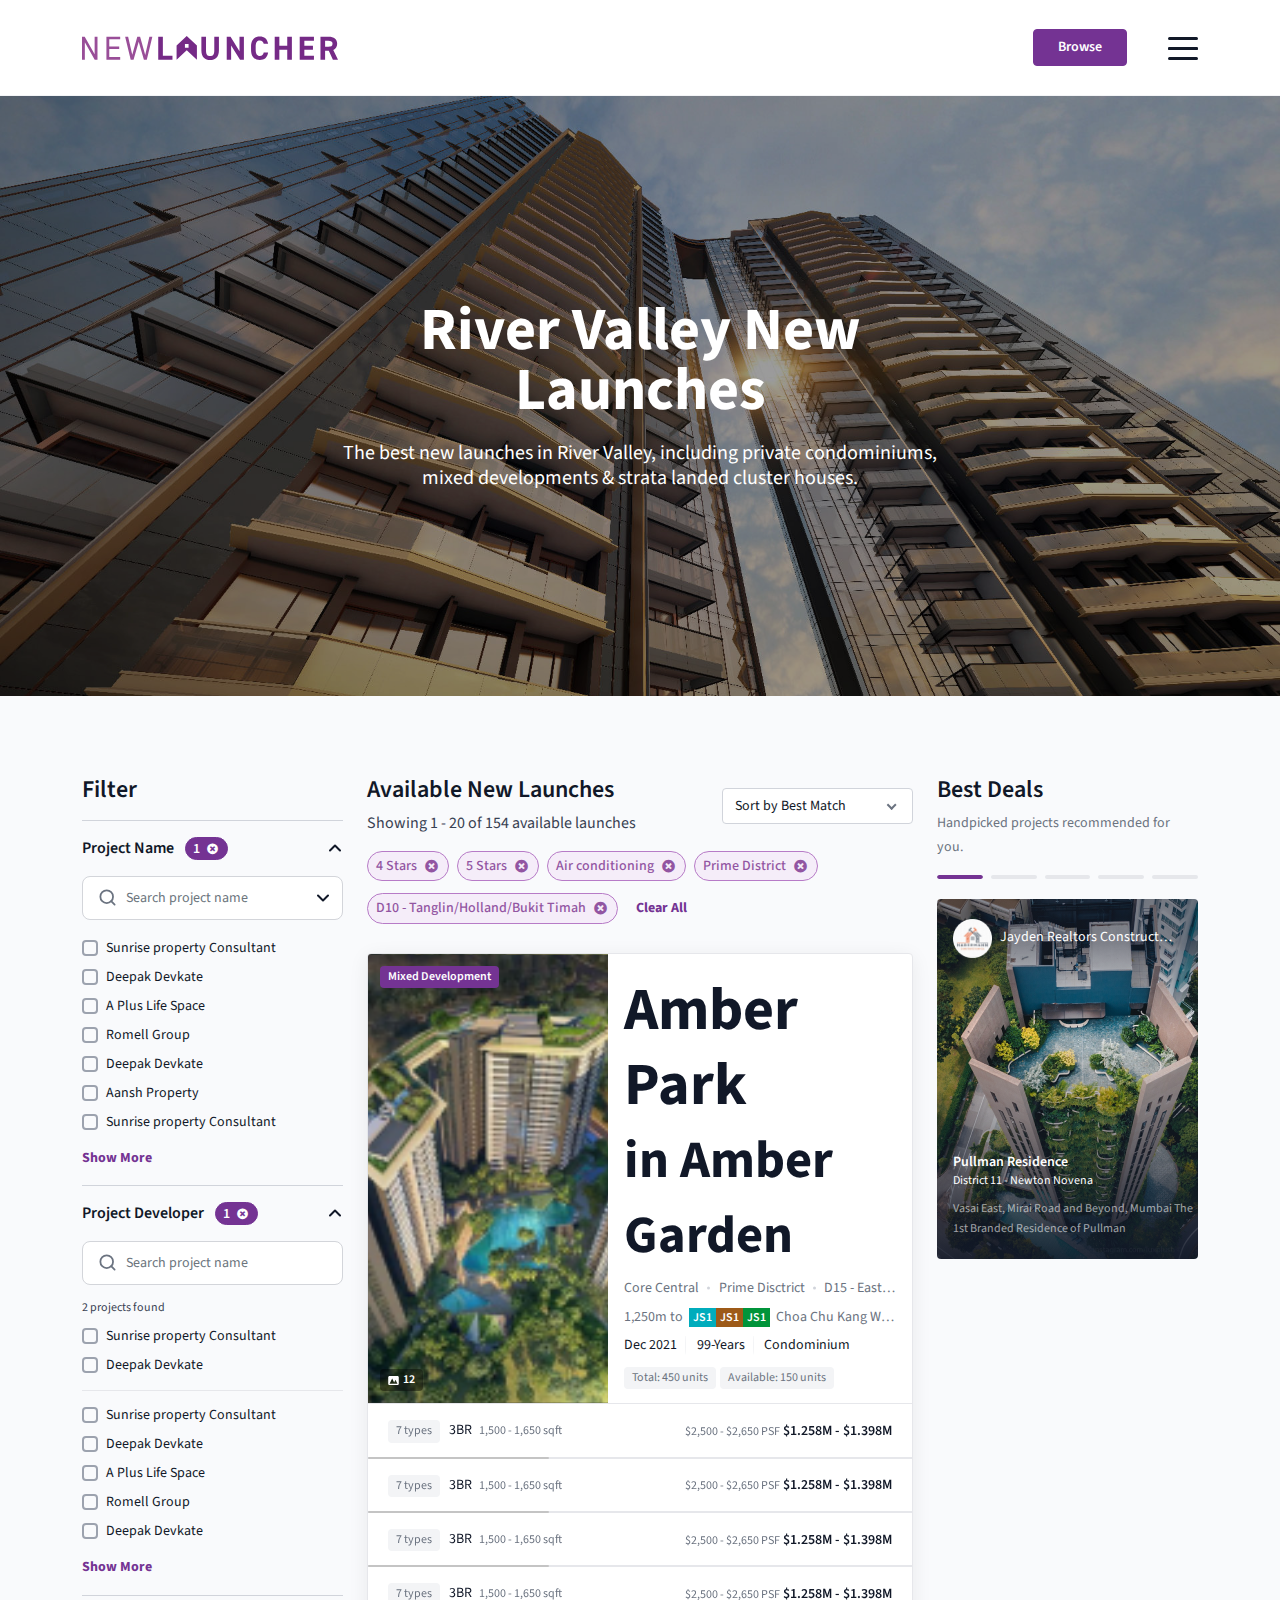
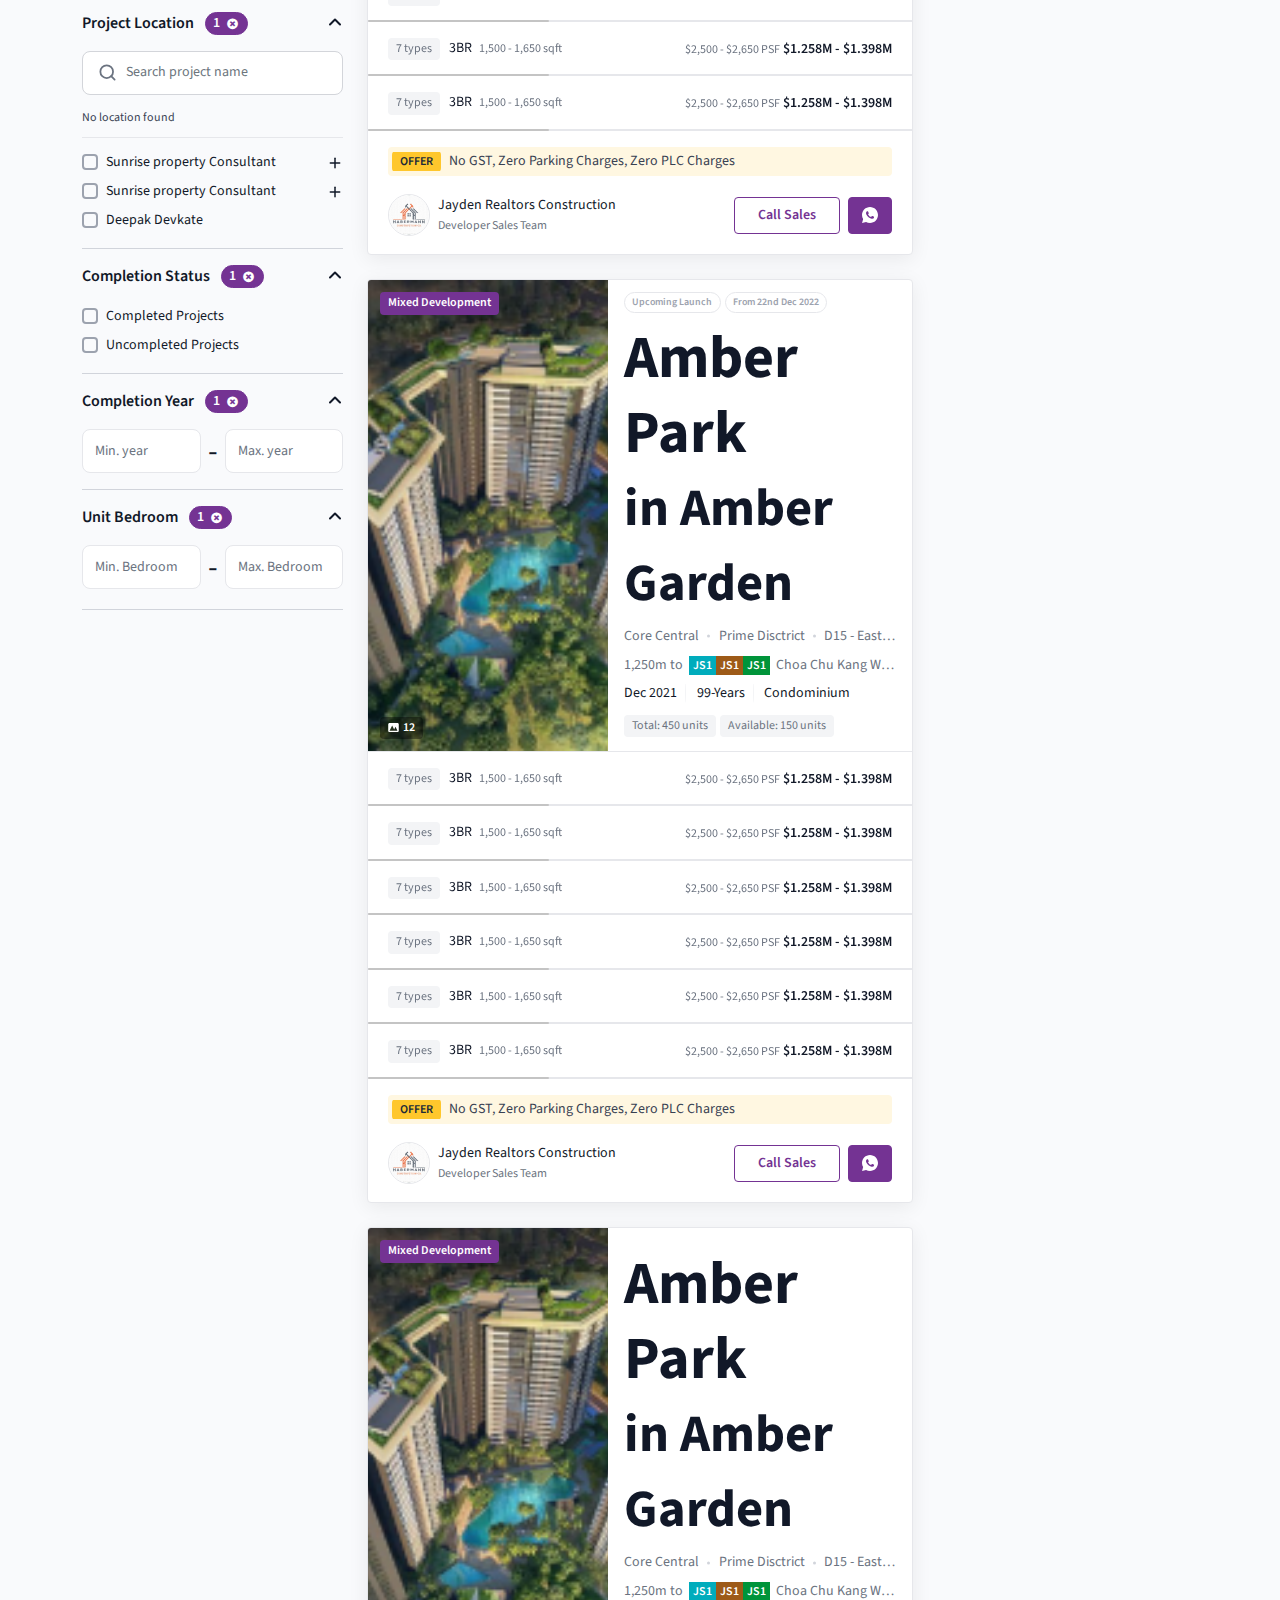
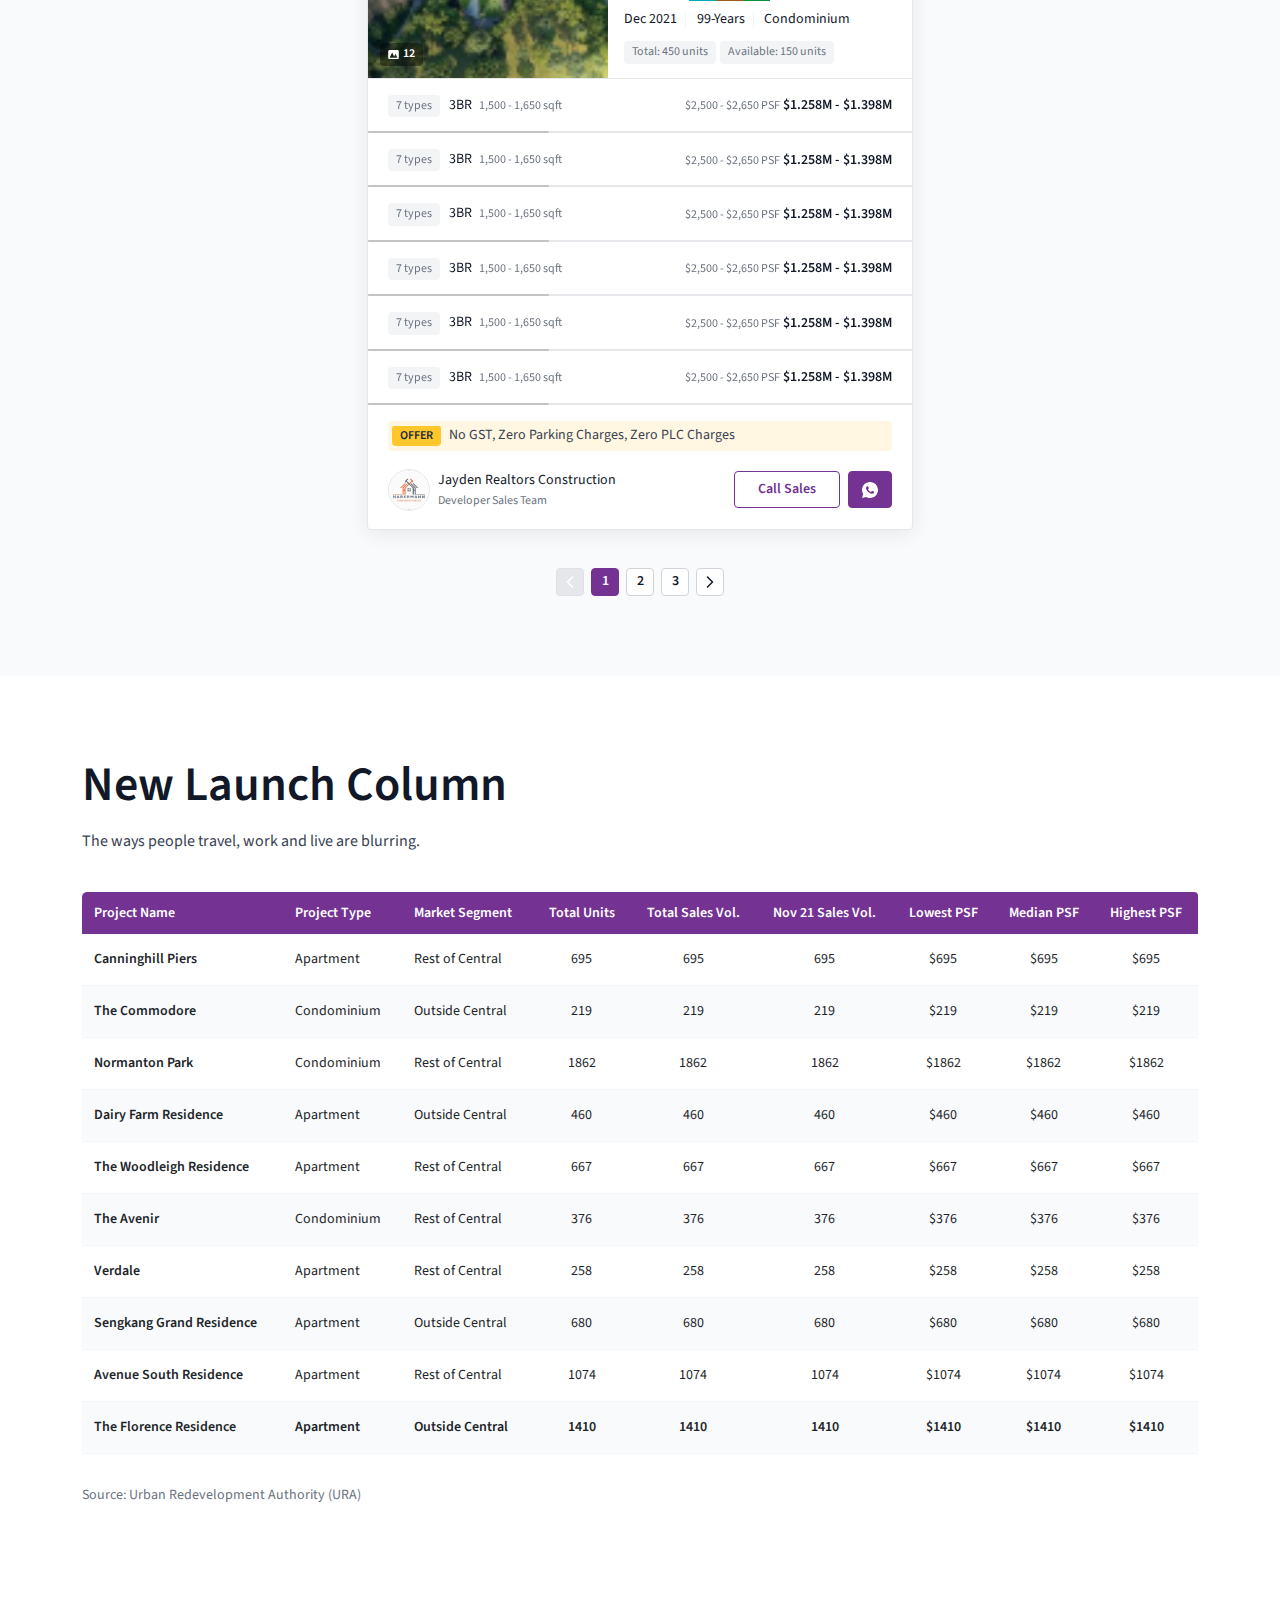
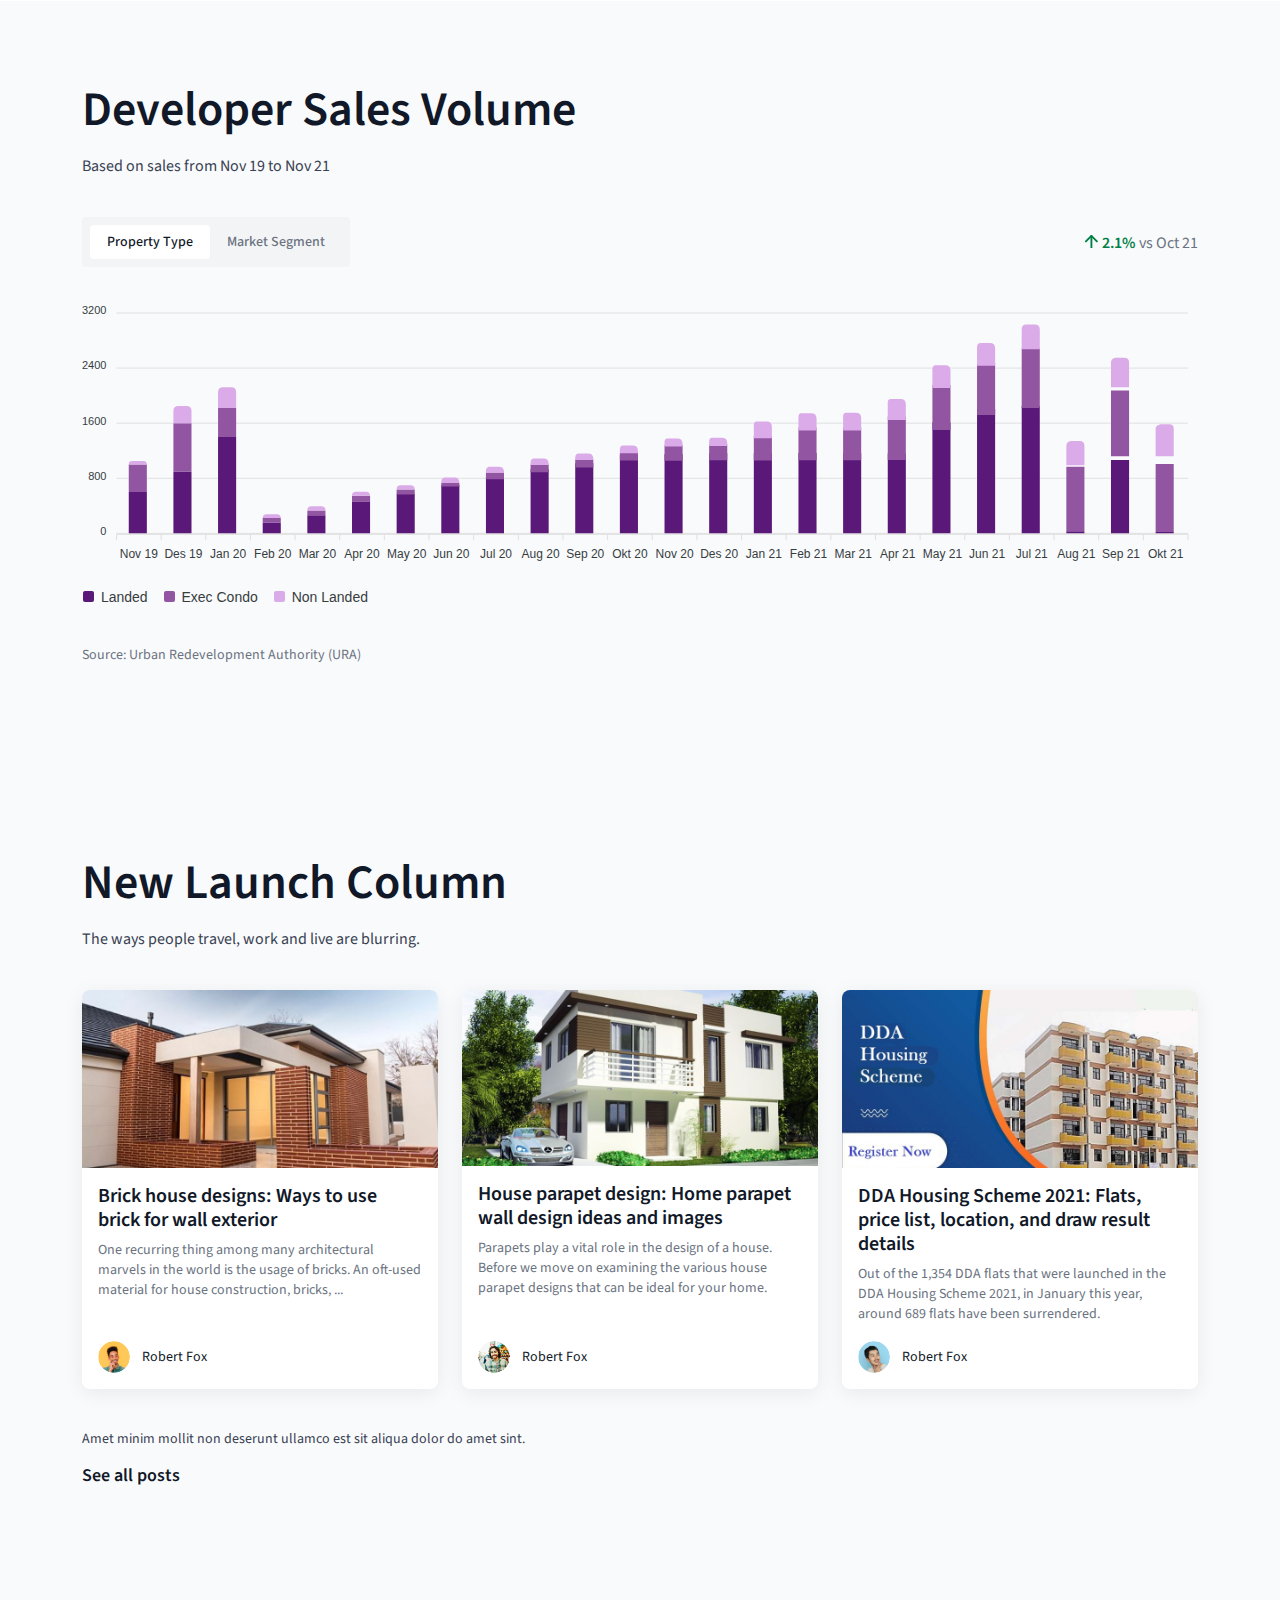
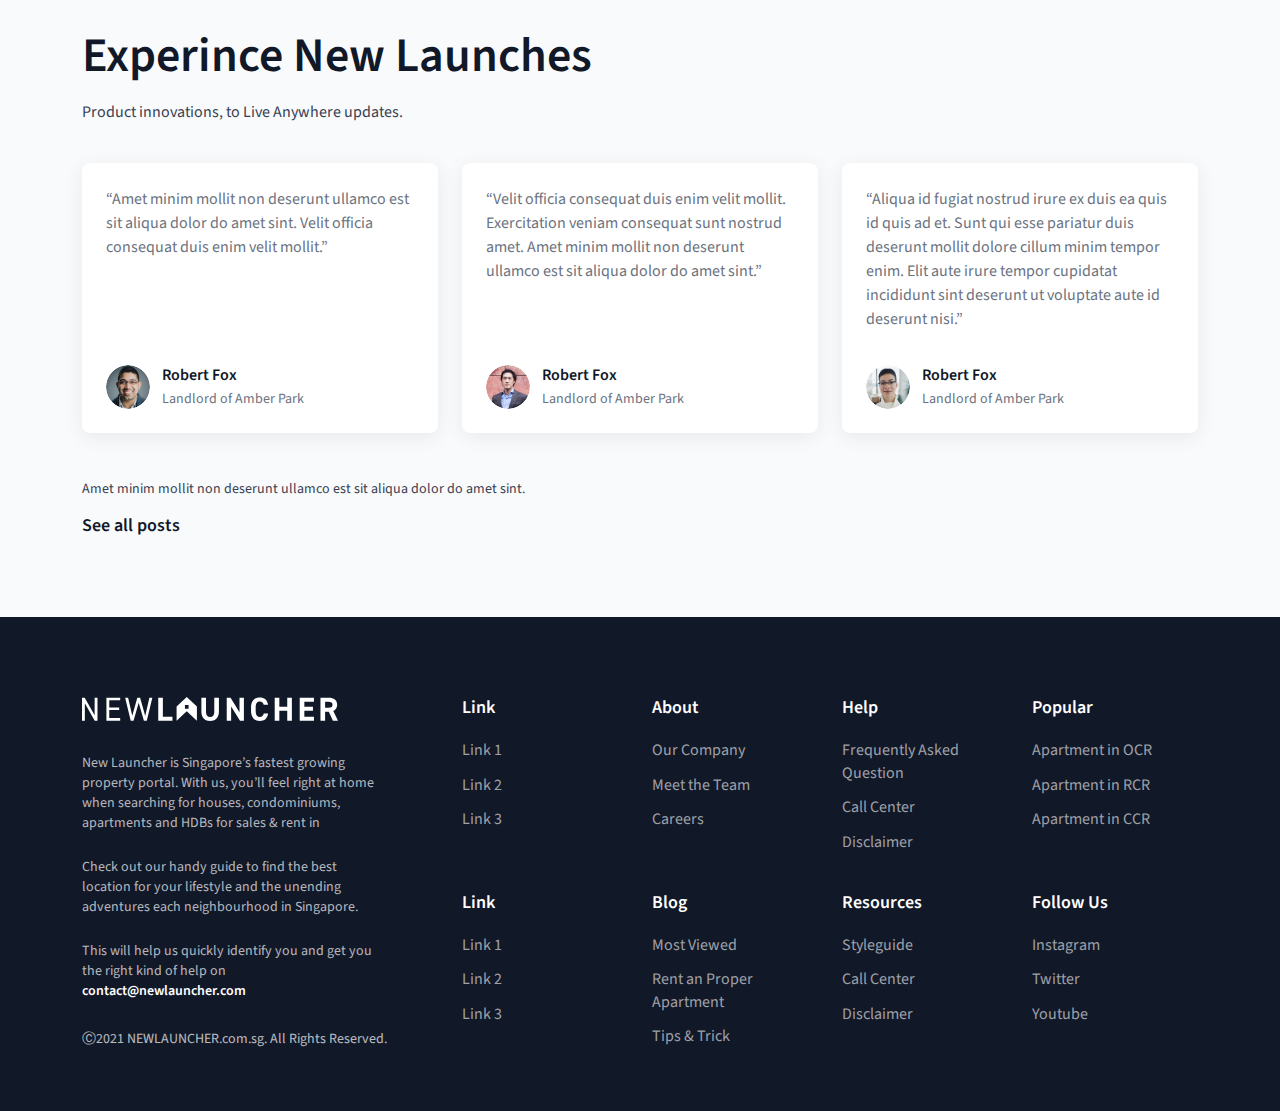
<file: index2.html>
<!DOCTYPE html>
<html class="no-js" lang="">
  <head>
    <meta charset="utf-8" />
    <title>Newlauncher</title>
    <meta name="viewport" content="width=device-width, initial-scale=1" />
    <link rel="stylesheet" href="assets/css/bootstrap.min.css" />
    <link rel="stylesheet" href="assets/css/fontawesome-all.css" />
    <link rel="stylesheet" href="assets/css/swiper.min.css" />
    <link rel="stylesheet" href="assets/sass/style.css" />
  </head>
  <body>
    <main class="page-root">
      <header class="header-area">
        <div class="header-top">
          <div class="container">
            <nav class="navbar">
              <a href="#" class="brand">
                <img src="assets/img/logo.svg" class="d-none d-sm-block" alt="" /><!--For Lg Device-->
                <img src="assets/img/logo-sm.svg" class="d-sm-none" alt="" /><!--For Sm Device-->
              </a>
              <div class="ms-auto d-flex flex-wrap align-items-center">
                <a href="#" class="btn btn-primary">Browse</a>
                <button class="toggle-sidenav nav-toggle-btn">
                  <span></span>
                  <span></span>
                  <span></span>
                  <span></span>
                </button>
              </div>
            </nav>
          </div>
        </div>
        <!-- SIDE MENU WRAPPER -->
        <div class="side-menu-wrapper">
          <!-- SIDE NAV TOGGLE -->
          <button class="toggle-sidenav nav-toggle-btn has-bg-icon open"></button>
          <!-- NAVBAR MAIN -->
          <div class="main-nav-wrap">
            <div class="side-menu-header d-flex align-items-center">
              <h4 class="title d-none d-md-block">Menu</h4>
              <a href="#" class="d-block d-md-none"><img src="assets/img/logo-sm.svg" alt="" /></a>
            </div>
            <ul class="side-navbar-nav">
              <!-- Nav Item -->
              <li>
                <a href="#">Downtown Core</a>
                <!-- Child Nav Wrapper -->
                <div class="child-nav-wrapper">
                  <div class="side-menu-header d-flex align-items-center">
                    <button class="btn-back-icon"></button>
                    <h4 class="title me-auto">Desired Location</h4>
                  </div>
                  <ul class="side-navbar-nav">
                    <li>
                      <a href="#">
                        <span>
                          <small>Central Region</small>
                          Downtown Core
                        </span>
                      </a>
                      <!-- Child Nav Wrapper -->
                      <div class="child-nav-wrapper">
                        <div class="side-menu-header d-flex align-items-center">
                          <button class="btn-back-icon"></button>
                          <h4 class="title me-auto"><small>Central Region</small>Desired Location</h4>
                        </div>
                        <ul class="side-navbar-nav">
                          <li>
                            <a href="#">
                              <span>
                                <small>Central Region</small>
                                Boat Quay / Raffle Place / Marina
                              </span>
                            </a>
                          </li>
                          <li>
                            <a href="#">
                              <span>
                                <small>Central Region</small>
                                Boat Quay / Raffle Place / Marina
                              </span>
                            </a>
                          </li>
                          <li>
                            <a href="#">
                              <span>
                                <small>Central Region</small>
                                Boat Quay / Raffle Place / Marina
                              </span>
                            </a>
                          </li>
                          <li>
                            <a href="#">
                              <span>
                                <small>Central Region</small>
                                Boat Quay / Raffle Place / Marina
                              </span>
                            </a>
                          </li>
                          <li>
                            <a href="#">
                              <span>
                                <small>Central Region</small>
                                Boat Quay / Raffle Place / Marina
                              </span>
                            </a>
                          </li>
                          <li>
                            <a href="#">
                              <span>
                                <small>Central Region</small>
                                Boat Quay / Raffle Place / Marina
                              </span>
                            </a>
                          </li>
                          <li>
                            <a href="#">
                              <span>
                                <small>Central Region</small>
                                Boat Quay / Raffle Place / Marina
                              </span>
                            </a>
                          </li>
                        </ul>
                        <!-- SIDNAV FOOTER -->
                        <div class="sidenav-footer">
                          <a href="#" class="btn btn-primary w-100">
                            View All 154 Launches
                            <span class="d-block fw-400">Sorted by location demand</span>
                          </a>
                        </div>
                      </div>
                    </li>
                    <li>
                      <a href="#">
                        <span>
                          <small>Central Region</small>
                          Prime District
                        </span>
                      </a>
                      <!-- Child Nav Wrapper -->
                      <div class="child-nav-wrapper">
                        <div class="side-menu-header d-flex align-items-center">
                          <button class="btn-back-icon"></button>
                          <h4 class="title me-auto"><small>Central Region</small>Desired Location</h4>
                        </div>
                        <ul class="side-navbar-nav">
                          <li>
                            <a href="#">
                              <span>
                                <small>Central Region</small>
                                Boat Quay / Raffle Place / Marina
                              </span>
                            </a>
                          </li>
                          <li>
                            <a href="#">
                              <span>
                                <small>Central Region</small>
                                Boat Quay / Raffle Place / Marina
                              </span>
                            </a>
                          </li>
                          <li>
                            <a href="#">
                              <span>
                                <small>Central Region</small>
                                Boat Quay / Raffle Place / Marina
                              </span>
                            </a>
                          </li>
                          <li>
                            <a href="#">
                              <span>
                                <small>Central Region</small>
                                Boat Quay / Raffle Place / Marina
                              </span>
                            </a>
                          </li>
                          <li>
                            <a href="#">
                              <span>
                                <small>Central Region</small>
                                Boat Quay / Raffle Place / Marina
                              </span>
                            </a>
                          </li>
                          <li>
                            <a href="#">
                              <span>
                                <small>Central Region</small>
                                Boat Quay / Raffle Place / Marina
                              </span>
                            </a>
                          </li>
                          <li>
                            <a href="#">
                              <span>
                                <small>Central Region</small>
                                Boat Quay / Raffle Place / Marina
                              </span>
                            </a>
                          </li>
                        </ul>
                        <!-- SIDNAV FOOTER -->
                        <div class="sidenav-footer">
                          <a href="#" class="btn btn-primary w-100">
                            View All 154 Launches
                            <span class="d-block fw-400">Sorted by location demand</span>
                          </a>
                        </div>
                      </div>
                    </li>
                    <li>
                      <a href="#">
                        <span>
                          <small>Central Region</small>
                          City Fringe
                        </span>
                      </a>
                    </li>
                    <li><a href="#">West Region</a></li>
                    <li><a href="#">East Region</a></li>
                    <li><a href="#">North-east Region</a></li>
                    <li><a href="#">North Region</a></li>
                  </ul>
                  <!-- SIDNAV FOOTER -->
                  <div class="sidenav-footer">
                    <a href="#" class="btn btn-primary w-100">
                      View All 154 Launches
                      <span class="d-block fw-400">Sorted by location demand</span>
                    </a>
                  </div>
                </div>
              </li>
              <!-- Nav Item -->
              <li>
                <a href="#">Best Selling Launches</a>
                <!-- Child Nav Wrapper -->
                <div class="child-nav-wrapper">
                  <div class="side-menu-header d-flex align-items-center">
                    <button class="btn-back-icon"></button>
                    <h4 class="title me-auto">Desired Location</h4>
                  </div>
                  <ul class="side-navbar-nav">
                    <li>
                      <a href="#">
                        <span>
                          <small>Central Region</small>
                          Downtown Core
                        </span>
                      </a>
                      <!-- Child Nav Wrapper -->
                      <div class="child-nav-wrapper">
                        <div class="side-menu-header d-flex align-items-center">
                          <button class="btn-back-icon"></button>
                          <h4 class="title me-auto"><small>Central Region</small>Desired Location</h4>
                        </div>
                        <ul class="side-navbar-nav">
                          <li>
                            <a href="#">
                              <span>
                                <small>Central Region</small>
                                Boat Quay / Raffle Place / Marina
                              </span>
                            </a>
                          </li>
                          <li>
                            <a href="#">
                              <span>
                                <small>Central Region</small>
                                Boat Quay / Raffle Place / Marina
                              </span>
                            </a>
                          </li>
                          <li>
                            <a href="#">
                              <span>
                                <small>Central Region</small>
                                Boat Quay / Raffle Place / Marina
                              </span>
                            </a>
                          </li>
                          <li>
                            <a href="#">
                              <span>
                                <small>Central Region</small>
                                Boat Quay / Raffle Place / Marina
                              </span>
                            </a>
                          </li>
                          <li>
                            <a href="#">
                              <span>
                                <small>Central Region</small>
                                Boat Quay / Raffle Place / Marina
                              </span>
                            </a>
                          </li>
                          <li>
                            <a href="#">
                              <span>
                                <small>Central Region</small>
                                Boat Quay / Raffle Place / Marina
                              </span>
                            </a>
                          </li>
                          <li>
                            <a href="#">
                              <span>
                                <small>Central Region</small>
                                Boat Quay / Raffle Place / Marina
                              </span>
                            </a>
                          </li>
                        </ul>
                        <!-- SIDNAV FOOTER -->
                        <div class="sidenav-footer">
                          <a href="#" class="btn btn-primary w-100">
                            View All 154 Launches
                            <span class="d-block fw-400">Sorted by location demand</span>
                          </a>
                        </div>
                      </div>
                    </li>
                    <li>
                      <a href="#">
                        <span>
                          <small>Central Region</small>
                          Prime District
                        </span>
                      </a>
                      <!-- Child Nav Wrapper -->
                      <div class="child-nav-wrapper">
                        <div class="side-menu-header d-flex align-items-center">
                          <button class="btn-back-icon"></button>
                          <h4 class="title me-auto"><small>Central Region</small>Desired Location</h4>
                        </div>
                        <ul class="side-navbar-nav">
                          <li>
                            <a href="#">
                              <span>
                                <small>Central Region</small>
                                Boat Quay / Raffle Place / Marina
                              </span>
                            </a>
                          </li>
                          <li>
                            <a href="#">
                              <span>
                                <small>Central Region</small>
                                Boat Quay / Raffle Place / Marina
                              </span>
                            </a>
                          </li>
                          <li>
                            <a href="#">
                              <span>
                                <small>Central Region</small>
                                Boat Quay / Raffle Place / Marina
                              </span>
                            </a>
                          </li>
                          <li>
                            <a href="#">
                              <span>
                                <small>Central Region</small>
                                Boat Quay / Raffle Place / Marina
                              </span>
                            </a>
                          </li>
                          <li>
                            <a href="#">
                              <span>
                                <small>Central Region</small>
                                Boat Quay / Raffle Place / Marina
                              </span>
                            </a>
                          </li>
                          <li>
                            <a href="#">
                              <span>
                                <small>Central Region</small>
                                Boat Quay / Raffle Place / Marina
                              </span>
                            </a>
                          </li>
                          <li>
                            <a href="#">
                              <span>
                                <small>Central Region</small>
                                Boat Quay / Raffle Place / Marina
                              </span>
                            </a>
                          </li>
                        </ul>
                        <!-- SIDNAV FOOTER -->
                        <div class="sidenav-footer">
                          <a href="#" class="btn btn-primary w-100">
                            View All 154 Launches
                            <span class="d-block fw-400">Sorted by location demand</span>
                          </a>
                        </div>
                      </div>
                    </li>
                    <li>
                      <a href="#">
                        <span>
                          <small>Central Region</small>
                          City Fringe
                        </span>
                      </a>
                    </li>
                    <li><a href="#">West Region</a></li>
                    <li><a href="#">East Region</a></li>
                    <li><a href="#">North-east Region</a></li>
                    <li><a href="#">North Region</a></li>
                  </ul>
                  <!-- SIDNAV FOOTER -->
                  <div class="sidenav-footer">
                    <a href="#" class="btn btn-primary w-100">
                      View All 154 Launches
                      <span class="d-block fw-400">Sorted by location demand</span>
                    </a>
                  </div>
                </div>
              </li>
              <!-- Nav Item -->
              <li><a href="#">Newest Launches</a></li>
              <!-- Nav Item -->
              <li><a href="#">Nearest TOP</a></li>
              <!-- Nav Item -->
              <li><a href="#">Completed Projects</a></li>
              <!-- Nav Item -->
              <li>
                <a href="#">Reputable Developers</a>
              </li>
              <!-- Nav Item -->
              <li><a href="#">Desired Locations</a></li>
              <!-- Nav Item -->
              <li><a href="#">Market Segments</a></li>
              <!-- Nav Item -->
              <li><a href="#">Nearest to MRT</a></li>
              <!-- Nav Item -->
              <li><a href="#">Project Size</a></li>

              <!-- Nav Item -->
              <li><a href="#">Desired Locations</a></li>
              <!-- Nav Item -->
              <li><a href="#">Market Segments</a></li>
              <!-- Nav Item -->
              <li><a href="#">Nearest to MRT</a></li>
              <!-- Nav Item -->
              <li><a href="#">Project Size</a></li>
            </ul>
          </div>
          <!-- SIDNAV FOOTER -->
          <div class="sidenav-footer">
            <a href="#" class="btn btn-primary w-100">
              View All 154 Launches
              <span class="d-block fw-400">Listed & updated by verified sales teams</span>
            </a>
          </div>
        </div>
      </header>
      <style>
        .hero-banner-bg {
          background-image: url(./assets/img/banner-bg.png);
          background-position: center center;
          background-size: cover;
          position: relative;
          text-align: center;
          height: 600px;
        }
        .hero-banner-bg .bg-overlay {
          position: absolute;
          width: 100%;
          height: 100%;
          background: rgba(0, 0, 0, 0.39);
        }
        .hero-banner-content {
          position: absolute;
          top: 50%;
          left: 50%;
          transform: translate(-50%, -50%);
          width: fit-content;
        }
        .hero-banner-content h1,
        .hero-banner-content p {
          color: #fff;
        }
        .hero-banner-content h1 {
          font-size: 60px;
          line-height: 60px;
          margin-bottom: 20px;
        }
        .hero-banner-content h1 br {
          display: none;
        }
        .hero-banner-content p {
          font-size: 20px;
          line-height: 25px;
        }
        @media only screen and (max-width: 767.98px) {
          .hero-banner-content h1 {
            font-size: 44.5px;
            line-height: 48px;
            margin-bottom: 18px;
          }
          .hero-banner-content p {
            font-size: 16px;
            line-height: 22px;
          }
        }
        @media only screen and (max-width: 575.98px) {
          .hero-banner-bg {
            background-position: top center;
            height: 500px;
          }
          .hero-banner-content {
            width: 330px;
          }
          .hero-banner-content h1 {
            font-size: 42px;
            line-height: 42px;
            margin-bottom: 20px;
          }
          .hero-banner-content h1 br {
            display: block;
          }
          .hero-banner-content p {
            font-size: 16px;
            line-height: 22px;
          }
          .hero-banner-content p br {
            display: none;
          }
        }
      </style>
      <div class="hero-banner-bg">
        <div class="bg-overlay"></div>
        <div class="hero-banner-content">
          <h1>
            River Valley <br />
            New Launches
          </h1>
          <p>
            The best new launches in River Valley, including private condominiums, <br />
            mixed developments & strata landed cluster houses.
          </p>
        </div>
      </div>
      <section class="sec-pt-80 sec-pb-80 bg-gray">
        <div class="container">
          <div class="row">
            <div class="col-xl-3">
              <div class="all-filters-area">
                <div class="filter-area-header d-flex align-items-center d-xl-none">
                  <button class="btn-back-icon"></button>
                  <h4 class="title me-auto">Filter</h4>
                  <a href="#" class="btn-text px-0">Clear All</a>
                </div>
                <div class="all-filters-wrap">
                  <div class="footer-btn">
                    <a href="#" class="btn w-100 btn-primary d-xl-none">View 154 Launches</a>
                  </div>
                  <div class="panel-title-area d-none d-xl-block">
                    <h2 class="title">Filter</h2>
                  </div>
                  <!-- ALL FILTER WRAPPER -->
                  <div class="filter-fields-wrapper">
                    <!-- FILTER ITEM -->
                    <div id="selectedFilters" class="selected-filter-bg filter-content-item has-opened d-xl-none">
                      <h3 class="title">
                        Selected Filter
                        <span class="chip chip-sm chip-bg">
                          <span>1</span>
                          <button class="btn-times"><i class="fas fa-times-circle"></i></button>
                        </span>
                        <button class="angle-btn fas fa-angle-down"></button>
                      </h3>
                      <div class="filter-body">
                        <ul class="selected-filter-2 reset-ul d-flex flex-wrap">
                          <li class="chip chip-light">
                            MS H20
                            <button class="btn-times"><i class="fas fa-times-circle"></i></button>
                          </li>
                          <li class="chip chip-light">
                            Sunrise Property Consultant
                            <button class="btn-times"><i class="fas fa-times-circle"></i></button>
                          </li>
                          <li class="chip chip-light">
                            Romel Group chip-light
                            <button class="btn-times"><i class="fas fa-times-circle"></i></button>
                          </li>
                        </ul>
                      </div>
                    </div>
                    <!-- FILTER ITEM -->
                    <div class="filter-content-item has-opened">
                      <h3 class="title">
                        Project Name
                        <span class="chip chip-sm chip-bg">
                          <span>1</span>
                          <button class="btn-times filter-close">
                            <i class="fas fa-times-circle"></i>
                          </button>
                        </span>
                        <button class="angle-btn fas fa-angle-down"></button>
                      </h3>
                      <style>
                        .angle-btn {
                          position: absolute;
                          right: 10px;
                          top: 12px;
                          height: 20px;
                          width: 20px;
                          border-radius: 50%;
                          border-color: transparent;
                          background-color: transparent;
                          transition: 0.3s;
                        }
                        .angle-btn::before {
                          position: absolute;
                          top: 4px;
                          left: 2px;
                          content: "";
                          width: 12px;
                          height: 8px;
                          border-color: transparent;
                          color: transparent;
                          background: transparent;
                          background-image: url("data:image/svg+xml,%3Csvg width='12' height='8' viewBox='0 0 12 8' fill='none' xmlns='http://www.w3.org/2000/svg'%3E%3Cpath d='M1 1.5L6 6.5L11 1.5' stroke='%23111828' stroke-width='2' stroke-linecap='round' stroke-linejoin='round'/%3E%3C/svg%3E%0A");
                          background-size: contain;
                          background-position: center;
                          background-repeat: no-repeat;
                        }
                        .angle-btn.opened {
                          transform: rotate(-180deg);
                        }
                        #liveSearch:focus ~ .angle-btn {
                          transform: rotate(-180deg);
                        }
                        #search-list {
                          position: absolute;
                          padding: 5px 0px;
                          left: 0;
                          z-index: 99;
                          margin-top: 5px;
                          width: 100%;
                          list-style-type: none;
                          border-radius: 8px;
                          background: #fff;
                          box-shadow: 0px 0px 16px -4px rgba(16, 24, 40, 0.1), 0px 4px 6px -2px rgba(16, 24, 40, 0.05);
                          max-height: 218px;
                          overflow-y: auto;
                          border: 1px solid #eeeeee;
                          visibility: hidden;
                          opacity: 0;
                          -webkit-transition: opacity 0.2s, visibility 0.2s;
                          transition: opacity 0.2s, visibility 0.2s;
                        }
                        #liveSearch {
                          padding-right: 32px !important;
                        }
                        #liveSearch:focus ~ #search-list {
                          visibility: visible;
                          opacity: 1;
                        }
                        #search-list.opened {
                          visibility: visible;
                          opacity: 1;
                        }
                        #search-list li#no-results {
                          display: none;
                          text-align: center;
                          padding: 12px 30px;
                        }
                        #search-list li#no-results h6 {
                          font-size: 14px;
                          line-height: 14px;
                          margin-bottom: 4px;
                        }
                        #search-list li#no-results p {
                          font-size: 12px;
                          line-height: 12px;
                        }
                        #search-list li a {
                          display: block;
                          padding: 6px 12px;
                          text-decoration: none;
                          display: flex;
                          align-items: center;
                          margin: 0;
                          /* border-bottom: 1px solid #eeeeee; */
                          font-size: 14px;
                          color: #000;
                        }
                        #search-list li a svg {
                          margin-right: 8px;
                        }
                        #search-list li a:hover:not(.header) {
                          background-color: #f5eef9;
                        }
                      </style>
                      <div class="filter-body">
                        <div class="sm-searech search-area">
                          <input type="text" class="form-control live-search-1" placeholder="Search project name" onkeyup="doSearch()" id="liveSearch" />
                          <button class="search-icon-btn"></button>
                          <button class="angle-btn fas fa-angle-down" id="showLiveSearch"></button>
                          <ul id="search-list">
                            <li>
                              <a href="#">
                                <svg width="15" height="15" viewBox="0 0 15 15" fill="none" xmlns="http://www.w3.org/2000/svg">
                                  <path
                                    d="M4.39044 4.39044H4.39722M13.6057 8.73698L8.74376 13.5988C8.61784 13.725 8.46825 13.8251 8.30362 13.8932C8.13898 13.9616 7.96247 13.9966 7.78427 13.9966C7.60607 13.9966 7.42956 13.9616 7.26493 13.8932C7.10028 13.8251 6.95069 13.725 6.82477 13.5988L1 7.78088V1H7.78088L13.6057 6.82477C13.8582 7.07885 14 7.42258 14 7.78088C14 8.13918 13.8582 8.4829 13.6057 8.73698Z"
                                    stroke="#743393"
                                    stroke-width="2"
                                    stroke-linecap="round"
                                    stroke-linejoin="round"
                                  />
                                </svg>
                                <span>Allgreen Properties</span>
                              </a>
                            </li>
                            <li>
                              <a href="#">
                                <svg width="15" height="15" viewBox="0 0 15 15" fill="none" xmlns="http://www.w3.org/2000/svg">
                                  <path
                                    d="M4.39044 4.39044H4.39722M13.6057 8.73698L8.74376 13.5988C8.61784 13.725 8.46825 13.8251 8.30362 13.8932C8.13898 13.9616 7.96247 13.9966 7.78427 13.9966C7.60607 13.9966 7.42956 13.9616 7.26493 13.8932C7.10028 13.8251 6.95069 13.725 6.82477 13.5988L1 7.78088V1H7.78088L13.6057 6.82477C13.8582 7.07885 14 7.42258 14 7.78088C14 8.13918 13.8582 8.4829 13.6057 8.73698Z"
                                    stroke="#743393"
                                    stroke-width="2"
                                    stroke-linecap="round"
                                    stroke-linejoin="round"
                                  />
                                </svg>
                                <span>Amara Holdings</span>
                              </a>
                            </li>
                            <li>
                              <a href="#">
                                <svg width="15" height="15" viewBox="0 0 15 15" fill="none" xmlns="http://www.w3.org/2000/svg">
                                  <path
                                    d="M4.39044 4.39044H4.39722M13.6057 8.73698L8.74376 13.5988C8.61784 13.725 8.46825 13.8251 8.30362 13.8932C8.13898 13.9616 7.96247 13.9966 7.78427 13.9966C7.60607 13.9966 7.42956 13.9616 7.26493 13.8932C7.10028 13.8251 6.95069 13.725 6.82477 13.5988L1 7.78088V1H7.78088L13.6057 6.82477C13.8582 7.07885 14 7.42258 14 7.78088C14 8.13918 13.8582 8.4829 13.6057 8.73698Z"
                                    stroke="#743393"
                                    stroke-width="2"
                                    stroke-linecap="round"
                                    stroke-linejoin="round"
                                  />
                                </svg>
                                <span>Aurum Land</span>
                              </a>
                            </li>
                            <li>
                              <a href="#">
                                <svg width="15" height="15" viewBox="0 0 15 15" fill="none" xmlns="http://www.w3.org/2000/svg">
                                  <path
                                    d="M4.39044 4.39044H4.39722M13.6057 8.73698L8.74376 13.5988C8.61784 13.725 8.46825 13.8251 8.30362 13.8932C8.13898 13.9616 7.96247 13.9966 7.78427 13.9966C7.60607 13.9966 7.42956 13.9616 7.26493 13.8932C7.10028 13.8251 6.95069 13.725 6.82477 13.5988L1 7.78088V1H7.78088L13.6057 6.82477C13.8582 7.07885 14 7.42258 14 7.78088C14 8.13918 13.8582 8.4829 13.6057 8.73698Z"
                                    stroke="#743393"
                                    stroke-width="2"
                                    stroke-linecap="round"
                                    stroke-linejoin="round"
                                  />
                                </svg>
                                <span>Bukit Sembawang Estates</span>
                              </a>
                            </li>
                            <li>
                              <a href="#">
                                <svg width="15" height="15" viewBox="0 0 15 15" fill="none" xmlns="http://www.w3.org/2000/svg">
                                  <path
                                    d="M4.39044 4.39044H4.39722M13.6057 8.73698L8.74376 13.5988C8.61784 13.725 8.46825 13.8251 8.30362 13.8932C8.13898 13.9616 7.96247 13.9966 7.78427 13.9966C7.60607 13.9966 7.42956 13.9616 7.26493 13.8932C7.10028 13.8251 6.95069 13.725 6.82477 13.5988L1 7.78088V1H7.78088L13.6057 6.82477C13.8582 7.07885 14 7.42258 14 7.78088C14 8.13918 13.8582 8.4829 13.6057 8.73698Z"
                                    stroke="#743393"
                                    stroke-width="2"
                                    stroke-linecap="round"
                                    stroke-linejoin="round"
                                  />
                                </svg>
                                <span>CapitaLand Group</span>
                              </a>
                            </li>
                            <li>
                              <a href="#">
                                <svg width="15" height="15" viewBox="0 0 15 15" fill="none" xmlns="http://www.w3.org/2000/svg">
                                  <path
                                    d="M4.39044 4.39044H4.39722M13.6057 8.73698L8.74376 13.5988C8.61784 13.725 8.46825 13.8251 8.30362 13.8932C8.13898 13.9616 7.96247 13.9966 7.78427 13.9966C7.60607 13.9966 7.42956 13.9616 7.26493 13.8932C7.10028 13.8251 6.95069 13.725 6.82477 13.5988L1 7.78088V1H7.78088L13.6057 6.82477C13.8582 7.07885 14 7.42258 14 7.78088C14 8.13918 13.8582 8.4829 13.6057 8.73698Z"
                                    stroke="#743393"
                                    stroke-width="2"
                                    stroke-linecap="round"
                                    stroke-linejoin="round"
                                  />
                                </svg>
                                <span>China Overseas Land</span>
                              </a>
                            </li>
                            <li>
                              <a href="#">
                                <svg width="15" height="15" viewBox="0 0 15 15" fill="none" xmlns="http://www.w3.org/2000/svg">
                                  <path
                                    d="M4.39044 4.39044H4.39722M13.6057 8.73698L8.74376 13.5988C8.61784 13.725 8.46825 13.8251 8.30362 13.8932C8.13898 13.9616 7.96247 13.9966 7.78427 13.9966C7.60607 13.9966 7.42956 13.9616 7.26493 13.8932C7.10028 13.8251 6.95069 13.725 6.82477 13.5988L1 7.78088V1H7.78088L13.6057 6.82477C13.8582 7.07885 14 7.42258 14 7.78088C14 8.13918 13.8582 8.4829 13.6057 8.73698Z"
                                    stroke="#743393"
                                    stroke-width="2"
                                    stroke-linecap="round"
                                    stroke-linejoin="round"
                                  />
                                </svg>
                                <span>Chip Eng Seng Corporation</span>
                              </a>
                            </li>
                            <li>
                              <a href="#">
                                <svg width="15" height="15" viewBox="0 0 15 15" fill="none" xmlns="http://www.w3.org/2000/svg">
                                  <path
                                    d="M4.39044 4.39044H4.39722M13.6057 8.73698L8.74376 13.5988C8.61784 13.725 8.46825 13.8251 8.30362 13.8932C8.13898 13.9616 7.96247 13.9966 7.78427 13.9966C7.60607 13.9966 7.42956 13.9616 7.26493 13.8932C7.10028 13.8251 6.95069 13.725 6.82477 13.5988L1 7.78088V1H7.78088L13.6057 6.82477C13.8582 7.07885 14 7.42258 14 7.78088C14 8.13918 13.8582 8.4829 13.6057 8.73698Z"
                                    stroke="#743393"
                                    stroke-width="2"
                                    stroke-linecap="round"
                                    stroke-linejoin="round"
                                  />
                                </svg>
                                <span>City Developments Limited</span>
                              </a>
                            </li>
                            <li>
                              <a href="#">
                                <svg width="15" height="15" viewBox="0 0 15 15" fill="none" xmlns="http://www.w3.org/2000/svg">
                                  <path
                                    d="M4.39044 4.39044H4.39722M13.6057 8.73698L8.74376 13.5988C8.61784 13.725 8.46825 13.8251 8.30362 13.8932C8.13898 13.9616 7.96247 13.9966 7.78427 13.9966C7.60607 13.9966 7.42956 13.9616 7.26493 13.8932C7.10028 13.8251 6.95069 13.725 6.82477 13.5988L1 7.78088V1H7.78088L13.6057 6.82477C13.8582 7.07885 14 7.42258 14 7.78088C14 8.13918 13.8582 8.4829 13.6057 8.73698Z"
                                    stroke="#743393"
                                    stroke-width="2"
                                    stroke-linecap="round"
                                    stroke-linejoin="round"
                                  />
                                </svg>
                                <span>CK Asset Holdings Limited</span>
                              </a>
                            </li>
                            <li>
                              <a href="#">
                                <svg width="15" height="15" viewBox="0 0 15 15" fill="none" xmlns="http://www.w3.org/2000/svg">
                                  <path
                                    d="M4.39044 4.39044H4.39722M13.6057 8.73698L8.74376 13.5988C8.61784 13.725 8.46825 13.8251 8.30362 13.8932C8.13898 13.9616 7.96247 13.9966 7.78427 13.9966C7.60607 13.9966 7.42956 13.9616 7.26493 13.8932C7.10028 13.8251 6.95069 13.725 6.82477 13.5988L1 7.78088V1H7.78088L13.6057 6.82477C13.8582 7.07885 14 7.42258 14 7.78088C14 8.13918 13.8582 8.4829 13.6057 8.73698Z"
                                    stroke="#743393"
                                    stroke-width="2"
                                    stroke-linecap="round"
                                    stroke-linejoin="round"
                                  />
                                </svg>
                                <span>CSC Land Group</span>
                              </a>
                            </li>
                            <li>
                              <a href="#">
                                <svg width="15" height="15" viewBox="0 0 15 15" fill="none" xmlns="http://www.w3.org/2000/svg">
                                  <path
                                    d="M4.39044 4.39044H4.39722M13.6057 8.73698L8.74376 13.5988C8.61784 13.725 8.46825 13.8251 8.30362 13.8932C8.13898 13.9616 7.96247 13.9966 7.78427 13.9966C7.60607 13.9966 7.42956 13.9616 7.26493 13.8932C7.10028 13.8251 6.95069 13.725 6.82477 13.5988L1 7.78088V1H7.78088L13.6057 6.82477C13.8582 7.07885 14 7.42258 14 7.78088C14 8.13918 13.8582 8.4829 13.6057 8.73698Z"
                                    stroke="#743393"
                                    stroke-width="2"
                                    stroke-linecap="round"
                                    stroke-linejoin="round"
                                  />
                                </svg>
                                <span>EL Development</span>
                              </a>
                            </li>
                            <li>
                              <a href="#">
                                <svg width="15" height="15" viewBox="0 0 15 15" fill="none" xmlns="http://www.w3.org/2000/svg">
                                  <path
                                    d="M4.39044 4.39044H4.39722M13.6057 8.73698L8.74376 13.5988C8.61784 13.725 8.46825 13.8251 8.30362 13.8932C8.13898 13.9616 7.96247 13.9966 7.78427 13.9966C7.60607 13.9966 7.42956 13.9616 7.26493 13.8932C7.10028 13.8251 6.95069 13.725 6.82477 13.5988L1 7.78088V1H7.78088L13.6057 6.82477C13.8582 7.07885 14 7.42258 14 7.78088C14 8.13918 13.8582 8.4829 13.6057 8.73698Z"
                                    stroke="#743393"
                                    stroke-width="2"
                                    stroke-linecap="round"
                                    stroke-linejoin="round"
                                  />
                                </svg>
                                <span>Fantasia Holdings</span>
                              </a>
                            </li>
                            <li>
                              <a href="#">
                                <svg width="15" height="15" viewBox="0 0 15 15" fill="none" xmlns="http://www.w3.org/2000/svg">
                                  <path
                                    d="M4.39044 4.39044H4.39722M13.6057 8.73698L8.74376 13.5988C8.61784 13.725 8.46825 13.8251 8.30362 13.8932C8.13898 13.9616 7.96247 13.9966 7.78427 13.9966C7.60607 13.9966 7.42956 13.9616 7.26493 13.8932C7.10028 13.8251 6.95069 13.725 6.82477 13.5988L1 7.78088V1H7.78088L13.6057 6.82477C13.8582 7.07885 14 7.42258 14 7.78088C14 8.13918 13.8582 8.4829 13.6057 8.73698Z"
                                    stroke="#743393"
                                    stroke-width="2"
                                    stroke-linecap="round"
                                    stroke-linejoin="round"
                                  />
                                </svg>
                                <span>Far East Consortium</span>
                              </a>
                            </li>
                            <li>
                              <a href="#">
                                <svg width="15" height="15" viewBox="0 0 15 15" fill="none" xmlns="http://www.w3.org/2000/svg">
                                  <path
                                    d="M4.39044 4.39044H4.39722M13.6057 8.73698L8.74376 13.5988C8.61784 13.725 8.46825 13.8251 8.30362 13.8932C8.13898 13.9616 7.96247 13.9966 7.78427 13.9966C7.60607 13.9966 7.42956 13.9616 7.26493 13.8932C7.10028 13.8251 6.95069 13.725 6.82477 13.5988L1 7.78088V1H7.78088L13.6057 6.82477C13.8582 7.07885 14 7.42258 14 7.78088C14 8.13918 13.8582 8.4829 13.6057 8.73698Z"
                                    stroke="#743393"
                                    stroke-width="2"
                                    stroke-linecap="round"
                                    stroke-linejoin="round"
                                  />
                                </svg>
                                <span>Fragrance Group</span>
                              </a>
                            </li>
                            <li>
                              <a href="#">
                                <svg width="15" height="15" viewBox="0 0 15 15" fill="none" xmlns="http://www.w3.org/2000/svg">
                                  <path
                                    d="M4.39044 4.39044H4.39722M13.6057 8.73698L8.74376 13.5988C8.61784 13.725 8.46825 13.8251 8.30362 13.8932C8.13898 13.9616 7.96247 13.9966 7.78427 13.9966C7.60607 13.9966 7.42956 13.9616 7.26493 13.8932C7.10028 13.8251 6.95069 13.725 6.82477 13.5988L1 7.78088V1H7.78088L13.6057 6.82477C13.8582 7.07885 14 7.42258 14 7.78088C14 8.13918 13.8582 8.4829 13.6057 8.73698Z"
                                    stroke="#743393"
                                    stroke-width="2"
                                    stroke-linecap="round"
                                    stroke-linejoin="round"
                                  />
                                </svg>
                                <span>Frasers Property</span>
                              </a>
                            </li>
                            <li>
                              <a href="#">
                                <svg width="15" height="15" viewBox="0 0 15 15" fill="none" xmlns="http://www.w3.org/2000/svg">
                                  <path
                                    d="M4.39044 4.39044H4.39722M13.6057 8.73698L8.74376 13.5988C8.61784 13.725 8.46825 13.8251 8.30362 13.8932C8.13898 13.9616 7.96247 13.9966 7.78427 13.9966C7.60607 13.9966 7.42956 13.9616 7.26493 13.8932C7.10028 13.8251 6.95069 13.725 6.82477 13.5988L1 7.78088V1H7.78088L13.6057 6.82477C13.8582 7.07885 14 7.42258 14 7.78088C14 8.13918 13.8582 8.4829 13.6057 8.73698Z"
                                    stroke="#743393"
                                    stroke-width="2"
                                    stroke-linecap="round"
                                    stroke-linejoin="round"
                                  />
                                </svg>
                                <span>Goodland Group</span>
                              </a>
                            </li>
                            <li>
                              <a href="#">
                                <svg width="15" height="15" viewBox="0 0 15 15" fill="none" xmlns="http://www.w3.org/2000/svg">
                                  <path
                                    d="M4.39044 4.39044H4.39722M13.6057 8.73698L8.74376 13.5988C8.61784 13.725 8.46825 13.8251 8.30362 13.8932C8.13898 13.9616 7.96247 13.9966 7.78427 13.9966C7.60607 13.9966 7.42956 13.9616 7.26493 13.8932C7.10028 13.8251 6.95069 13.725 6.82477 13.5988L1 7.78088V1H7.78088L13.6057 6.82477C13.8582 7.07885 14 7.42258 14 7.78088C14 8.13918 13.8582 8.4829 13.6057 8.73698Z"
                                    stroke="#743393"
                                    stroke-width="2"
                                    stroke-linecap="round"
                                    stroke-linejoin="round"
                                  />
                                </svg>
                                <span>GuocoLand</span>
                              </a>
                            </li>
                            <li>
                              <a href="#">
                                <svg width="15" height="15" viewBox="0 0 15 15" fill="none" xmlns="http://www.w3.org/2000/svg">
                                  <path
                                    d="M4.39044 4.39044H4.39722M13.6057 8.73698L8.74376 13.5988C8.61784 13.725 8.46825 13.8251 8.30362 13.8932C8.13898 13.9616 7.96247 13.9966 7.78427 13.9966C7.60607 13.9966 7.42956 13.9616 7.26493 13.8932C7.10028 13.8251 6.95069 13.725 6.82477 13.5988L1 7.78088V1H7.78088L13.6057 6.82477C13.8582 7.07885 14 7.42258 14 7.78088C14 8.13918 13.8582 8.4829 13.6057 8.73698Z"
                                    stroke="#743393"
                                    stroke-width="2"
                                    stroke-linecap="round"
                                    stroke-linejoin="round"
                                  />
                                </svg>
                                <span>Heeton Holdings</span>
                              </a>
                            </li>
                            <li>
                              <a href="#">
                                <svg width="15" height="15" viewBox="0 0 15 15" fill="none" xmlns="http://www.w3.org/2000/svg">
                                  <path
                                    d="M4.39044 4.39044H4.39722M13.6057 8.73698L8.74376 13.5988C8.61784 13.725 8.46825 13.8251 8.30362 13.8932C8.13898 13.9616 7.96247 13.9966 7.78427 13.9966C7.60607 13.9966 7.42956 13.9616 7.26493 13.8932C7.10028 13.8251 6.95069 13.725 6.82477 13.5988L1 7.78088V1H7.78088L13.6057 6.82477C13.8582 7.07885 14 7.42258 14 7.78088C14 8.13918 13.8582 8.4829 13.6057 8.73698Z"
                                    stroke="#743393"
                                    stroke-width="2"
                                    stroke-linecap="round"
                                    stroke-linejoin="round"
                                  />
                                </svg>
                                <span>Ho Lee Group</span>
                              </a>
                            </li>
                            <li>
                              <a href="#">
                                <svg width="15" height="15" viewBox="0 0 15 15" fill="none" xmlns="http://www.w3.org/2000/svg">
                                  <path
                                    d="M4.39044 4.39044H4.39722M13.6057 8.73698L8.74376 13.5988C8.61784 13.725 8.46825 13.8251 8.30362 13.8932C8.13898 13.9616 7.96247 13.9966 7.78427 13.9966C7.60607 13.9966 7.42956 13.9616 7.26493 13.8932C7.10028 13.8251 6.95069 13.725 6.82477 13.5988L1 7.78088V1H7.78088L13.6057 6.82477C13.8582 7.07885 14 7.42258 14 7.78088C14 8.13918 13.8582 8.4829 13.6057 8.73698Z"
                                    stroke="#743393"
                                    stroke-width="2"
                                    stroke-linecap="round"
                                    stroke-linejoin="round"
                                  />
                                </svg>
                                <span>Hock Lian Seng Holdings</span>
                              </a>
                            </li>
                            <li id="no-results">
                              <h6>No results found for "<span id="search-keyword"></span>"</h6>
                              <p>Please try different search.</p>
                            </li>
                          </ul>
                        </div>
                        <script>
                          function doSearch() {
                            var input, filter, ul, li, a, i, txtValue;
                            input = document.getElementById("liveSearch");
                            filter = input.value.toUpperCase();
                            ul = document.getElementById("search-list");
                            li = ul.getElementsByTagName("li");
                            for (i = 0; i < li.length; i++) {
                              a = li[i].getElementsByTagName("a")[0];
                              txtValue = a.textContent || a.innerText;
                              document.getElementById("search-keyword").innerHTML = input.value;
                              if (txtValue.toUpperCase().indexOf(filter) > -1) {
                                li[i].style.display = "";
                              } else {
                                li[i].style.display = "none";
                                li[li.length - 1].style.display = "block";
                              }
                            }
                          }
                        </script>

                        <ul id="expanded-project-name" data-each-show="5" class="check-box-lists mh-none">
                          <li class="list-item form-check">
                            <input class="form-check-input" type="checkbox" value="" id="check-box-1" />
                            <label class="form-check-label" for="check-box-1"> Sunrise property Consultant </label>
                          </li>
                          <li class="list-item form-check">
                            <input class="form-check-input" type="checkbox" value="" id="check-box-2" />
                            <label class="form-check-label" for="check-box-2"> Deepak Devkate </label>
                          </li>
                          <li class="list-item form-check">
                            <input class="form-check-input" type="checkbox" value="" id="check-box-3" />
                            <label class="form-check-label" for="check-box-3"> A Plus Life Space </label>
                          </li>
                          <li class="list-item form-check">
                            <input class="form-check-input" type="checkbox" value="" id="check-box-4" />
                            <label class="form-check-label" for="check-box-4"> Romell Group </label>
                          </li>
                          <li class="list-item form-check">
                            <input class="form-check-input" type="checkbox" value="" id="check-box-5" />
                            <label class="form-check-label" for="check-box-5"> Deepak Devkate </label>
                          </li>
                          <li class="list-item form-check">
                            <input class="form-check-input" type="checkbox" value="" id="check-box-6" />
                            <label class="form-check-label" for="check-box-6"> Aansh Property </label>
                          </li>
                          <li class="list-item form-check">
                            <input class="form-check-input" type="checkbox" value="" id="check-box--1" />
                            <label class="form-check-label" for="check-box--1"> Sunrise property Consultant </label>
                          </li>
                          <li class="list-item d-none form-check">
                            <input class="form-check-input" type="checkbox" value="" id="check-box--2" />
                            <label class="form-check-label" for="check-box--2"> Deepak Devkate </label>
                          </li>
                          <li class="list-item d-none form-check">
                            <input class="form-check-input" type="checkbox" value="" id="check-box--3" />
                            <label class="form-check-label" for="check-box--3"> A Plus Life Space </label>
                          </li>
                          <li class="list-item d-none form-check">
                            <input class="form-check-input" type="checkbox" value="" id="check-box--4" />
                            <label class="form-check-label" for="check-box--4"> Romell Group </label>
                          </li>
                          <li class="list-item d-none form-check">
                            <input class="form-check-input" type="checkbox" value="" id="check-box--5" />
                            <label class="form-check-label" for="check-box--5"> Deepak Devkate </label>
                          </li>
                          <li class="list-item d-none form-check">
                            <input class="form-check-input" type="checkbox" value="" id="check-box--6" />
                            <label class="form-check-label" for="check-box--6"> Aansh Property </label>
                          </li>
                          <li class="list-item d-none form-check">
                            <input class="form-check-input" type="checkbox" value="" id="check-box---1" />
                            <label class="form-check-label" for="check-box---1"> Sunrise property Consultant </label>
                          </li>
                          <li class="list-item d-none form-check">
                            <input class="form-check-input" type="checkbox" value="" id="check-box---2" />
                            <label class="form-check-label" for="check-box---2"> Deepak Devkate </label>
                          </li>
                          <li class="list-item d-none form-check">
                            <input class="form-check-input" type="checkbox" value="" id="check-box---3" />
                            <label class="form-check-label" for="check-box---3"> A Plus Life Space </label>
                          </li>
                          <li class="list-item d-none form-check">
                            <input class="form-check-input" type="checkbox" value="" id="check-box---4" />
                            <label class="form-check-label" for="check-box---4"> Romell Group </label>
                          </li>
                          <li class="list-item d-none form-check">
                            <input class="form-check-input" type="checkbox" value="" id="check-box---5" />
                            <label class="form-check-label" for="check-box---5"> Deepak Devkate </label>
                          </li>
                          <li class="list-item d-none form-check">
                            <input class="form-check-input" type="checkbox" value="" id="check-box---6" />
                            <label class="form-check-label" for="check-box---6"> Aansh Property </label>
                          </li>
                        </ul>
                        <a href="#" class="btn-text p-0 mt-2 d-inline-block" data-expandedlist="#expanded-project-name">Show More</a>
                      </div>
                    </div>
                    <!-- FILTER ITEM -->
                    <div class="filter-content-item has-opened">
                      <h3 class="title">
                        Project Developer
                        <span class="chip chip-sm chip-bg">
                          <span>1</span>
                          <button class="btn-times filter-close">
                            <i class="fas fa-times-circle"></i>
                          </button>
                        </span>
                        <button class="angle-btn fas fa-angle-down"></button>
                      </h3>
                      <div class="filter-body">
                        <div class="sm-searech">
                          <input type="text" class="form-control" placeholder="Search project name" />
                          <button class="search-icon-btn"></button>
                        </div>
                        <small class="sm-text">2 projects found</small>
                        <ul class="check-box-lists mh-none">
                          <li class="form-check">
                            <input class="form-check-input" type="checkbox" value="" id="scheck-box-1" />
                            <label class="form-check-label" for="scheck-box-1"> Sunrise property Consultant </label>
                          </li>
                          <li class="form-check">
                            <input class="form-check-input" type="checkbox" value="" id="scheck-box-2" />
                            <label class="form-check-label" for="scheck-box-2"> Deepak Devkate </label>
                          </li>
                        </ul>
                        <span class="horizon-separator"></span>
                        <ul id="expanded-project-Developer" data-each-show="5" class="check-box-lists mh-none">
                          <li class="list-item form-check">
                            <input class="form-check-input" type="checkbox" value="" id="Sunrisecheck-box-1" />
                            <label class="form-check-label" for="Sunrisecheck-box-1"> Sunrise property Consultant </label>
                          </li>
                          <li class="list-item form-check">
                            <input class="form-check-input" type="checkbox" value="" id="Sunrisecheck-box-2" />
                            <label class="form-check-label" for="Sunrisecheck-box-2"> Deepak Devkate </label>
                          </li>
                          <li class="list-item form-check">
                            <input class="form-check-input" type="checkbox" value="" id="Sunrisecheck-box-3" />
                            <label class="form-check-label" for="Sunrisecheck-box-3"> A Plus Life Space </label>
                          </li>
                          <li class="list-item form-check">
                            <input class="form-check-input" type="checkbox" value="" id="Sunrisecheck-box-4" />
                            <label class="form-check-label" for="Sunrisecheck-box-4"> Romell Group </label>
                          </li>
                          <li class="list-item form-check">
                            <input class="form-check-input" type="checkbox" value="" id="Sunrisecheck-box-5" />
                            <label class="form-check-label" for="Sunrisecheck-box-5"> Deepak Devkate </label>
                          </li>
                          <li class="list-item d-none form-check">
                            <input class="form-check-input" type="checkbox" value="" id="Sunrisecheck-box-1" />
                            <label class="form-check-label" for="Sunrisecheck-box-1"> Sunrise property Consultant </label>
                          </li>
                          <li class="list-item d-none form-check">
                            <input class="form-check-input" type="checkbox" value="" id="Sunrisecheck-box-2" />
                            <label class="form-check-label" for="Sunrisecheck-box-2"> Deepak Devkate </label>
                          </li>
                          <li class="list-item d-none form-check">
                            <input class="form-check-input" type="checkbox" value="" id="Sunrisecheck-box-3" />
                            <label class="form-check-label" for="Sunrisecheck-box-3"> A Plus Life Space </label>
                          </li>
                          <li class="list-item d-none form-check">
                            <input class="form-check-input" type="checkbox" value="" id="Sunrisecheck-box-4" />
                            <label class="form-check-label" for="Sunrisecheck-box-4"> Romell Group </label>
                          </li>
                          <li class="list-item d-none form-check">
                            <input class="form-check-input" type="checkbox" value="" id="Sunrisecheck-box-5" />
                            <label class="form-check-label" for="Sunrisecheck-box-5"> Deepak Devkate </label>
                          </li>
                          <li class="list-item d-none form-check">
                            <input class="form-check-input" type="checkbox" value="" id="Sunrisecheck-box-1" />
                            <label class="form-check-label" for="Sunrisecheck-box-1"> Sunrise property Consultant </label>
                          </li>
                          <li class="list-item d-none form-check">
                            <input class="form-check-input" type="checkbox" value="" id="Sunrisecheck-box-2" />
                            <label class="form-check-label" for="Sunrisecheck-box-2"> Deepak Devkate </label>
                          </li>
                          <li class="list-item d-none form-check">
                            <input class="form-check-input" type="checkbox" value="" id="Sunrisecheck-box-3" />
                            <label class="form-check-label" for="Sunrisecheck-box-3"> A Plus Life Space </label>
                          </li>
                          <li class="list-item d-none form-check">
                            <input class="form-check-input" type="checkbox" value="" id="Sunrisecheck-box-4" />
                            <label class="form-check-label" for="Sunrisecheck-box-4"> Romell Group </label>
                          </li>
                          <li class="list-item d-none form-check">
                            <input class="form-check-input" type="checkbox" value="" id="Sunrisecheck-box-5" />
                            <label class="form-check-label" for="Sunrisecheck-box-5"> Deepak Devkate </label>
                          </li>
                        </ul>
                        <a href="#" class="btn-text p-0 mt-2 d-inline-block" data-expandedlist="#expanded-project-Developer">Show More</a>
                      </div>
                    </div>
                    <!-- FILTER ITEM -->
                    <div class="filter-content-item has-opened">
                      <h3 class="title">
                        Project Location
                        <span class="chip chip-sm chip-bg">
                          <span>1</span>
                          <button class="btn-times filter-close">
                            <i class="fas fa-times-circle"></i>
                          </button>
                        </span>
                        <button class="angle-btn fas fa-angle-down"></button>
                      </h3>
                      <div class="filter-body">
                        <div class="sm-searech">
                          <input type="text" class="form-control" placeholder="Search project name" />
                          <button class="search-icon-btn"></button>
                        </div>
                        <small class="sm-text">No location found</small>
                        <span class="horizon-separator"></span>

                        <style>
                          .check-box-lists li.make-bold .form-check label {
                            font-weight: 700;
                          }
                          .check-box-lists li.make-bold ul li .form-check label {
                            font-weight: 400;
                          }
                        </style>

                        <ul class="check-box-lists mh-none">
                          <li>
                            <div class="form-check">
                              <input class="form-check-input" type="checkbox" value="" id="checkAllFirst" />
                              <label class="form-check-label" for="checkAllFirst"> Sunrise property Consultant </label>
                            </div>
                            <ul class="check-box-lists">
                              <li>
                                <div class="form-check">
                                  <input class="form-check-input cb-1" type="checkbox" value="" id="LocationNestedcheck-box-1" />
                                  <label class="form-check-label" for="LocationNestedcheck-box-1"> Sunrise property Consultant </label>
                                </div>
                              </li>
                              <li>
                                <div class="form-check">
                                  <input class="form-check-input cb-1" type="checkbox" value="" id="LocationNestedcheck-box-2" />
                                  <label class="form-check-label" for="LocationNestedcheck-box-2"> Sunrise property Consultant </label>
                                </div>
                              </li>
                              <li>
                                <div class="form-check">
                                  <input class="form-check-input cb-1" type="checkbox" value="" id="LocationNestedcheck-box-3" />
                                  <label class="form-check-label" for="LocationNestedcheck-box-3"> Sunrise property Consultant </label>
                                </div>
                              </li>
                            </ul>
                          </li>
                          <li>
                            <div class="form-check">
                              <input class="form-check-input" type="checkbox" value="" id="checkAllSecond" />
                              <label class="form-check-label" for="checkAllSecond"> Sunrise property Consultant </label>
                            </div>
                            <ul class="check-box-lists">
                              <li>
                                <div class="form-check">
                                  <input class="form-check-input cb-2" type="checkbox" value="" id="LocationNestedcheck-box-4" />
                                  <label class="form-check-label" for="LocationNestedcheck-box-4"> Sunrise property Consultant </label>
                                </div>
                              </li>
                              <li>
                                <div class="form-check">
                                  <input class="form-check-input cb-2" type="checkbox" value="" id="LocationNestedcheck-box-5" />
                                  <label class="form-check-label" for="LocationNestedcheck-box-5"> Sunrise property Consultant </label>
                                </div>
                              </li>
                              <li>
                                <div class="form-check">
                                  <input class="form-check-input cb-2" type="checkbox" value="" id="LocationNestedcheck-box-6" />
                                  <label class="form-check-label" for="LocationNestedcheck-box-6"> Sunrise property Consultant </label>
                                </div>
                              </li>
                            </ul>
                          </li>
                          <li class="form-check">
                            <input class="form-check-input" type="checkbox" value="" id="LocationNestedcheck-box-7" />
                            <label class="form-check-label" for="LocationNestedcheck-box-7"> Deepak Devkate </label>
                          </li>
                        </ul>
                      </div>
                    </div>
                    <!-- FILTER ITEM -->
                    <div class="filter-content-item has-opened">
                      <h3 class="title">
                        Completion Status
                        <span class="chip chip-sm chip-bg">
                          <span>1</span>
                          <button class="btn-times filter-close">
                            <i class="fas fa-times-circle"></i>
                          </button>
                        </span>
                        <div class="sm-title fw-400 toggle-with-parent">Completed Projects</div>
                        <button class="angle-btn fas fa-angle-down"></button>
                      </h3>
                      <div class="filter-body">
                        <ul class="check-box-lists mt-16">
                          <li class="form-check">
                            <input class="form-check-input" type="checkbox" value="" id="check-box-CoProjects" />
                            <label class="form-check-label" for="check-box-CoProjects"> Completed Projects </label>
                          </li>
                          <li class="form-check">
                            <input class="form-check-input" type="checkbox" value="" id="check-box-UnProjects" />
                            <label class="form-check-label" for="check-box-UnProjects"> Uncompleted Projects </label>
                          </li>
                        </ul>
                      </div>
                    </div>
                    <!-- FILTER ITEM -->
                    <div class="filter-content-item has-opened">
                      <h3 class="title">
                        Completion Year
                        <span class="chip chip-sm chip-bg">
                          <span id="no-of-f">1</span>
                          <button class="btn-times filter-close">
                            <i class="fas fa-times-circle"></i>
                          </button>
                        </span>
                        <button class="angle-btn fas fa-angle-down"></button>
                      </h3>
                      <div class="filter-body">
                        <div class="needs-validation mt-16">
                          <div class="input_group">
                            <div class="input-style2 -min">
                              <span class="placeholder_text">Min. year</span>
                              <input type="text" class="form-control" min="10" max="20" />
                            </div>
                            <span class="sep">-</span>
                            <div class="input-style2 -max">
                              <span class="placeholder_text">Max. year</span>
                              <input type="text" class="form-control" min="10" max="20" />
                            </div>
                          </div>
                        </div>
                      </div>
                    </div>
                    <!-- FILTER ITEM -->
                    <div class="filter-content-item has-opened">
                      <h3 class="title">
                        Unit Bedroom
                        <span class="chip chip-sm chip-bg">
                          <span>1</span>
                          <button class="btn-times filter-close">
                            <i class="fas fa-times-circle"></i>
                          </button>
                        </span>
                        <button class="angle-btn fas fa-angle-down"></button>
                      </h3>
                      <div class="filter-body">
                        <div class="needs-validation mt-16">
                          <div class="input_group">
                            <div class="input-style2 bedroom -min">
                              <span class="placeholder_text">Min. Bedroom</span>
                              <input id="min-bedroom" type="text" class="form-control" min="10" max="20" />
                            </div>
                            <span class="sep">-</span>
                            <div class="input-style2 bedroom -max">
                              <span class="placeholder_text">Max. Bedroom</span>
                              <input id="max-bedroom" type="text" class="form-control max-bedroom" min="10" max="20" />
                            </div>
                          </div>
                          <p class="mt-1 error-message"></p>
                        </div>
                      </div>
                    </div>
                  </div>
                </div>
              </div>
            </div>
            <div class="col-xl-6 col-lg-8 spacing_">
              <div class="d-xl-flex align-items-xl-center">
                <div class="panel-title-area me-auto">
                  <h2 class="title">Available New Launches</h2>
                  <p>Showing 1 - 20 of 154 available launches</p>
                </div>
                <div class="d-flex mt-xl-0 filter-btn-group-wrap">
                  <a href="#" class="open-filter-area d-flex align-items-center btn-outline-light d-xl-none me-2 me-sm-3">
                    <span class="icon-settings"></span>
                    Filter
                    <span class="baudge-rounded d-flex align-items-center justify-content-center">4</span>
                  </a>
                  <a href="#" class="open-sort-area filter-input-show sort-filter-show btn-outline-light d-xl-none d-flex align-items-center">
                    <span class="abs d-flex align-items-center">
                      <span class="icon-filter"></span>
                      Sort by
                    </span>
                    <span class="current-text d-block">Price: High to...</span>
                  </a>
                  <div class="sort-fixd-wrap d-xl-none">
                    <div class="filter-area-header d-flex align-items-center d-xl-none">
                      <button class="btn-back-icon"></button>
                      <h4 class="title me-auto">Sort</h4>
                      <a href="#" class="btn-text px-0">Reset to Default</a>
                    </div>
                    <div class="all-sort-fixd-wrap">
                      <ul class="list reset-ul">
                        <li class="option selected focus">Best Match</li>
                        <li class="option">Best Seller</li>
                        <li class="option">Earliest Top</li>
                        <li class="option">Newest Launch</li>
                        <li class="option">Price: Low to High</li>
                        <li class="option">Price: High to Low</li>
                        <li class="option">Size: Low to High</li>
                        <li class="option">Size: High to Low</li>
                        <li class="option">PSF: Low to High</li>
                        <li class="option">PSF: High to Low</li>
                      </ul>
                    </div>
                  </div>
                  <div class="select-with-radio d-none d-xl-block">
                    <select name="" id="" vlaue="Price: High to Low" class="has-nc-select" prefix="Sort by">
                      <option value="Best Match">Best Match</option>
                      <option value="Best Seller">Best Seller</option>
                      <option value="Earliest Top">Earliest Top</option>
                      <option value="Newest Launch">Newest Launch</option>
                      <option value="Price: Low to High">Price: Low to High</option>
                      <option value="Price: High to Low">Price: High to Low</option>
                      <option value="Size: Low to High">Size: Low to High</option>
                      <option value="Size: High to Low">Size: High to Low</option>
                      <option value="PSF: Low to High">PSF: Low to High</option>
                      <option value="PSF: High to Low">PSF: High to Low</option>
                    </select>
                  </div>
                </div>
              </div>
              <div class="selected-filters-parent-wrap">
                <ul class="selected-filters-wrap d-flex flex-xl-wrap">
                  <li class="chip">
                    4 Stars <button class="btn-times"><i class="fas fa-times-circle"></i></button>
                  </li>
                  <li class="chip">
                    5 Stars <button class="btn-times"><i class="fas fa-times-circle"></i></button>
                  </li>
                  <li class="chip">
                    Air conditioning
                    <button class="btn-times"><i class="fas fa-times-circle"></i></button>
                  </li>
                  <li class="chip">
                    Prime District
                    <button class="btn-times"><i class="fas fa-times-circle"></i></button>
                  </li>
                  <li class="chip">
                    D10 - Tanglin/Holland/Bukit Timah
                    <button class="btn-times"><i class="fas fa-times-circle"></i></button>
                  </li>
                  <li class="clear-btn d-none d-xl-flex align-items-center">
                    <a href="#" class="btn-text">Clear All</a>
                  </li>
                </ul>
                <div class="clear-btn d-flex d-xl-none align-items-center">
                  <a href="#" class="btn-text">Clear All</a>
                </div>
              </div>
              <!-- Listing Start -->
              <div class="card-primary mb-4">
                <!-- Card Header -->
                <div class="card-header">
                  <div class="d-md-flex">
                    <!-- Thumbnail -->
                    <div class="thumbnail-wrapper flex-shrink-1">
                      <a href="#" class="badge badge-primary">Mixed Development</a>
                      <span class="badge badge-dark-4 badge-img-count d-flex align-items-center">
                        <svg viewBox="0 0 10 10" fill="none" xmlns="http://www.w3.org/2000/svg">
                          <path
                            fill-rule="evenodd"
                            clip-rule="evenodd"
                            d="M1.4002 0.799988C0.737454 0.799988 0.200195 1.33725 0.200195 1.99999V7.99999C0.200195 8.66273 0.737454 9.19999 1.4002 9.19999H8.60019C9.26294 9.19999 9.80019 8.66273 9.80019 7.99999V1.99999C9.80019 1.33725 9.26294 0.799988 8.60019 0.799988H1.4002ZM8.60019 7.99999H1.4002L3.80019 3.19999L5.60019 6.79999L6.80019 4.39999L8.60019 7.99999Z"
                            fill="white"
                          />
                        </svg>
                        12
                      </span>
                      <div class="thumb d-none d-md-block" style="background-image: url('assets/img/card/1.png')"></div>
                      <div class="thumb d-md-none" style="background-image: url('assets/img/card/1-sm.png')"></div>
                    </div>
                    <!-- Text Content -->
                    <div class="text-content">
                      <h2 class="title">Amber Park <small>in Amber Garden</small></h2>
                      <ul class="inline-dot-list">
                        <li>Core Central</li>
                        <li>Prime Disctrict</li>
                        <li>D15 - East Coast / Marine...</li>
                      </ul>
                      <p class="mt-10 mb-9 text-gray">
                        1,250m to
                        <span class="custom-badge-group d-inline-flex">
                          <span class="badge-item bg-1">JS1</span>
                          <span class="badge-item bg-2">JS1</span>
                          <span class="badge-item bg-3">JS1</span>
                        </span>
                        Choa Chu Kang West MRT
                      </p>
                      <ul class="inline-line-list mb-12">
                        <li><a href="#">Dec 2021</a></li>
                        <li><a href="#">99-Years</a></li>
                        <li><a href="#">Condominium</a></li>
                      </ul>
                      <ul class="badge-group-2 d-flex flex-wrap">
                        <li>
                          <span class="badge badge-light"><span>Total:</span> 450 units</span>
                        </li>
                        <li>
                          <span class="badge badge-light"><span>Available:</span> 150 units</span>
                        </li>
                        <li>
                          <span class="badge badge-light hide-xl-xxl"><span>Sold:</span> 300 units</span>
                        </li>
                      </ul>
                    </div>
                  </div>
                </div>
                <!-- Card Body -->
                <div class="card-body p-0">
                  <!-- SLIDE WRAPPER -->
                  <div class="text-slide-wrapper disable-scrollbar" id="checkWidth">
                    <div class="text-slide-container swiper-container">
                      <div class="swiper-wrapper">
                        <!-- SLIDE ITEM -->
                        <div class="swiper-slide">
                          <div class="slide-item d-flex align-items-center">
                            <div class="left-area">
                              <span class="badge badge-light mr-6px d-md-inline-block d-none">7 types</span>
                              <!--FOR LARGE DEVICE-->
                              <span class="text-dark d-block d-md-inline-block mb-1 mb-md-0 mr-4px">3BR</span>
                              <span class="badge badge-light d-md-none">7 types</span>
                              <!--FOR SMALL DEVICE-->
                              <span class="text-12 text-gray">1,500 - 1,650 sqft</span>
                            </div>
                            <div class="ms-auto text-end text-md-start">
                              <span class="text-dark d-md-none d-block mb-1">$1.258M - $1.398M</span>
                              <!--FOR SMALL DEVICE-->
                              <span class="text-12 text-gray mr-4px mr-0fsm">$2,500 - $2,650 PSF</span>
                              <span class="text-dark d-md-inline-block d-none">$1.258M - $1.398M</span>
                              <!--FOR LARGE DEVICE-->
                            </div>
                          </div>
                        </div>
                        <!-- SLIDE ITEM -->
                        <div class="swiper-slide">
                          <div class="slide-item d-flex align-items-center">
                            <div class="left-area">
                              <span class="badge badge-light mr-6px d-md-inline-block d-none">7 types</span>
                              <!--FOR LARGE DEVICE-->
                              <span class="text-dark d-block d-md-inline-block mb-1 mb-md-0 mr-4px">3BR</span>
                              <span class="badge badge-light d-md-none">7 types</span>
                              <!--FOR SMALL DEVICE-->
                              <span class="text-12 text-gray">1,500 - 1,650 sqft</span>
                            </div>
                            <div class="ms-auto text-end text-md-start">
                              <span class="text-dark d-md-none d-block mb-1">$1.258M - $1.398M</span>
                              <!--FOR SMALL DEVICE-->
                              <span class="text-12 text-gray mr-4px mr-0fsm">$2,500 - $2,650 PSF</span>
                              <span class="text-dark d-md-inline-block d-none">$1.258M - $1.398M</span>
                              <!--FOR LARGE DEVICE-->
                            </div>
                          </div>
                        </div>
                        <!-- SLIDE ITEM -->
                        <div class="swiper-slide">
                          <div class="slide-item d-flex align-items-center">
                            <div class="left-area">
                              <span class="badge badge-light d-md-inline-block d-none">7 types</span>
                              <!--FOR LARGE DEVICE-->
                              <span class="text-dark d-block d-md-inline-block mb-1 mb-md-0">3BR</span>
                              <span class="badge badge-light d-md-none">7 types</span>
                              <!--FOR SMALL DEVICE-->
                              <span class="text-12 text-gray">1,500 - 1,650 sqft</span>
                            </div>
                            <div class="ms-auto text-end text-md-start">
                              <span class="text-dark d-md-none d-block mb-1">$1.258M - $1.398M</span>
                              <!--FOR SMALL DEVICE-->
                              <span class="text-12 text-gray mr-4px mr-0fsm">$2,500 - $2,650 PSF</span>
                              <span class="text-dark d-md-inline-block d-none">$1.258M - $1.398M</span>
                              <!--FOR LARGE DEVICE-->
                            </div>
                          </div>
                        </div>
                      </div>
                    </div>
                    <div class="slide-scrollbar"></div>
                  </div>
                  <!-- SLIDE WRAPPER -->
                  <div class="text-slide-wrapper disable-scrollbar">
                    <div class="text-slide-container swiper-container">
                      <div class="swiper-wrapper">
                        <!-- SLIDE ITEM -->
                        <div class="swiper-slide">
                          <div class="slide-item d-flex align-items-center">
                            <div class="left-area">
                              <span class="badge badge-light mr-6px d-md-inline-block d-none">7 types</span>
                              <!--FOR LARGE DEVICE-->
                              <span class="text-dark d-block d-md-inline-block mb-1 mb-md-0 mr-4px">3BR</span>
                              <span class="badge badge-light d-md-none">7 types</span>
                              <!--FOR SMALL DEVICE-->
                              <span class="text-12 text-gray">1,500 - 1,650 sqft</span>
                            </div>
                            <div class="ms-auto text-end text-md-start">
                              <span class="text-dark d-md-none d-block mb-1">$1.258M - $1.398M</span>
                              <!--FOR SMALL DEVICE-->
                              <span class="text-12 text-gray mr-4px mr-0fsm">$2,500 - $2,650 PSF</span>
                              <span class="text-dark d-md-inline-block d-none">$1.258M - $1.398M</span>
                              <!--FOR LARGE DEVICE-->
                            </div>
                          </div>
                        </div>
                        <!-- SLIDE ITEM -->
                        <div class="swiper-slide">
                          <div class="slide-item d-flex align-items-center">
                            <div class="left-area">
                              <span class="badge badge-light mr-6px d-md-inline-block d-none">7 types</span>
                              <!--FOR LARGE DEVICE-->
                              <span class="text-dark d-block d-md-inline-block mb-1 mb-md-0 mr-4px">3BR</span>
                              <span class="badge badge-light d-md-none">7 types</span>
                              <!--FOR SMALL DEVICE-->
                              <span class="text-12 text-gray">1,500 - 1,650 sqft</span>
                            </div>
                            <div class="ms-auto text-end text-md-start">
                              <span class="text-dark d-md-none d-block mb-1">$1.258M - $1.398M</span>
                              <!--FOR SMALL DEVICE-->
                              <span class="text-12 text-gray mr-4px mr-0fsm">$2,500 - $2,650 PSF</span>
                              <span class="text-dark d-md-inline-block d-none">$1.258M - $1.398M</span>
                              <!--FOR LARGE DEVICE-->
                            </div>
                          </div>
                        </div>
                        <!-- SLIDE ITEM -->
                        <div class="swiper-slide">
                          <div class="slide-item d-flex align-items-center">
                            <div class="left-area">
                              <span class="badge badge-light mr-6px d-md-inline-block d-none">7 types</span>
                              <!--FOR LARGE DEVICE-->
                              <span class="text-dark d-block d-md-inline-block mb-1 mb-md-0 mr-4px">3BR</span>
                              <span class="badge badge-light d-md-none">7 types</span>
                              <!--FOR SMALL DEVICE-->
                              <span class="text-12 text-gray">1,500 - 1,650 sqft</span>
                            </div>
                            <div class="ms-auto text-end text-md-start">
                              <span class="text-dark d-md-none d-block mb-1">$1.258M - $1.398M</span>
                              <!--FOR SMALL DEVICE-->
                              <span class="text-12 text-gray mr-4px mr-0fsm">$2,500 - $2,650 PSF</span>
                              <span class="text-dark d-md-inline-block d-none">$1.258M - $1.398M</span>
                              <!--FOR LARGE DEVICE-->
                            </div>
                          </div>
                        </div>
                      </div>
                    </div>
                    <div class="slide-scrollbar"></div>
                  </div>
                  <!-- SLIDE WRAPPER -->
                  <div class="text-slide-wrapper disable-scrollbar">
                    <div class="text-slide-container swiper-container">
                      <div class="swiper-wrapper">
                        <!-- SLIDE ITEM -->
                        <div class="swiper-slide">
                          <div class="slide-item d-flex align-items-center">
                            <div class="left-area">
                              <span class="badge badge-light mr-6px d-md-inline-block d-none">7 types</span>
                              <!--FOR LARGE DEVICE-->
                              <span class="text-dark d-block d-md-inline-block mb-1 mb-md-0 mr-4px">3BR</span>
                              <span class="badge badge-light d-md-none">7 types</span>
                              <!--FOR SMALL DEVICE-->
                              <span class="text-12 text-gray">1,500 - 1,650 sqft</span>
                            </div>
                            <div class="ms-auto text-end text-md-start">
                              <span class="text-dark d-md-none d-block mb-1">$1.258M - $1.398M</span>
                              <!--FOR SMALL DEVICE-->
                              <span class="text-12 text-gray mr-4px mr-0fsm">$2,500 - $2,650 PSF</span>
                              <span class="text-dark d-md-inline-block d-none">$1.258M - $1.398M</span>
                              <!--FOR LARGE DEVICE-->
                            </div>
                          </div>
                        </div>
                        <!-- SLIDE ITEM -->
                        <div class="swiper-slide">
                          <div class="slide-item d-flex align-items-center">
                            <div class="left-area">
                              <span class="badge badge-light mr-6px d-md-inline-block d-none">7 types</span>
                              <!--FOR LARGE DEVICE-->
                              <span class="text-dark d-block d-md-inline-block mb-1 mb-md-0 mr-4px">3BR</span>
                              <span class="badge badge-light d-md-none">7 types</span>
                              <!--FOR SMALL DEVICE-->
                              <span class="text-12 text-gray">1,500 - 1,650 sqft</span>
                            </div>
                            <div class="ms-auto text-end text-md-start">
                              <span class="text-dark d-md-none d-block mb-1">$1.258M - $1.398M</span>
                              <!--FOR SMALL DEVICE-->
                              <span class="text-12 text-gray mr-4px mr-0fsm">$2,500 - $2,650 PSF</span>
                              <span class="text-dark d-md-inline-block d-none">$1.258M - $1.398M</span>
                              <!--FOR LARGE DEVICE-->
                            </div>
                          </div>
                        </div>
                        <!-- SLIDE ITEM -->
                        <div class="swiper-slide">
                          <div class="slide-item d-flex align-items-center">
                            <div class="left-area">
                              <span class="badge badge-light mr-6px d-md-inline-block d-none">7 types</span>
                              <!--FOR LARGE DEVICE-->
                              <span class="text-dark d-block d-md-inline-block mb-1 mb-md-0 mr-4px">3BR</span>
                              <span class="badge badge-light d-md-none">7 types</span>
                              <!--FOR SMALL DEVICE-->
                              <span class="text-12 text-gray">1,500 - 1,650 sqft</span>
                            </div>
                            <div class="ms-auto text-end text-md-start">
                              <span class="text-dark d-md-none d-block mb-1">$1.258M - $1.398M</span>
                              <!--FOR SMALL DEVICE-->
                              <span class="text-12 text-gray mr-4px mr-0fsm">$2,500 - $2,650 PSF</span>
                              <span class="text-dark d-md-inline-block d-none">$1.258M - $1.398M</span>
                              <!--FOR LARGE DEVICE-->
                            </div>
                          </div>
                        </div>
                      </div>
                    </div>
                    <div class="slide-scrollbar"></div>
                  </div>
                  <!-- SLIDE WRAPPER -->
                  <div class="text-slide-wrapper disable-scrollbar">
                    <div class="text-slide-container swiper-container">
                      <div class="swiper-wrapper">
                        <!-- SLIDE ITEM -->
                        <div class="swiper-slide">
                          <div class="slide-item d-flex align-items-center">
                            <div class="left-area">
                              <span class="badge badge-light mr-6px d-md-inline-block d-none">7 types</span>
                              <!--FOR LARGE DEVICE-->
                              <span class="text-dark d-block d-md-inline-block mb-1 mb-md-0 mr-4px">3BR</span>
                              <span class="badge badge-light d-md-none">7 types</span>
                              <!--FOR SMALL DEVICE-->
                              <span class="text-12 text-gray">1,500 - 1,650 sqft</span>
                            </div>
                            <div class="ms-auto text-end text-md-start">
                              <span class="text-dark d-md-none d-block mb-1">$1.258M - $1.398M</span>
                              <!--FOR SMALL DEVICE-->
                              <span class="text-12 text-gray mr-4px mr-0fsm">$2,500 - $2,650 PSF</span>
                              <span class="text-dark d-md-inline-block d-none">$1.258M - $1.398M</span>
                              <!--FOR LARGE DEVICE-->
                            </div>
                          </div>
                        </div>
                        <!-- SLIDE ITEM -->
                        <div class="swiper-slide">
                          <div class="slide-item d-flex align-items-center">
                            <div class="left-area">
                              <span class="badge badge-light mr-6px d-md-inline-block d-none">7 types</span>
                              <!--FOR LARGE DEVICE-->
                              <span class="text-dark d-block d-md-inline-block mb-1 mb-md-0 mr-4px">3BR</span>
                              <span class="badge badge-light d-md-none">7 types</span>
                              <!--FOR SMALL DEVICE-->
                              <span class="text-12 text-gray">1,500 - 1,650 sqft</span>
                            </div>
                            <div class="ms-auto text-end text-md-start">
                              <span class="text-dark d-md-none d-block mb-1">$1.258M - $1.398M</span>
                              <!--FOR SMALL DEVICE-->
                              <span class="text-12 text-gray mr-4px mr-0fsm">$2,500 - $2,650 PSF</span>
                              <span class="text-dark d-md-inline-block d-none">$1.258M - $1.398M</span>
                              <!--FOR LARGE DEVICE-->
                            </div>
                          </div>
                        </div>
                        <!-- SLIDE ITEM -->
                        <div class="swiper-slide">
                          <div class="slide-item d-flex align-items-center">
                            <div class="left-area">
                              <span class="badge badge-light mr-6px d-md-inline-block d-none">7 types</span>
                              <!--FOR LARGE DEVICE-->
                              <span class="text-dark d-block d-md-inline-block mb-1 mb-md-0 mr-4px">3BR</span>
                              <span class="badge badge-light d-md-none">7 types</span>
                              <!--FOR SMALL DEVICE-->
                              <span class="text-12 text-gray">1,500 - 1,650 sqft</span>
                            </div>
                            <div class="ms-auto text-end text-md-start">
                              <span class="text-dark d-md-none d-block mb-1">$1.258M - $1.398M</span>
                              <!--FOR SMALL DEVICE-->
                              <span class="text-12 text-gray mr-4px mr-0fsm">$2,500 - $2,650 PSF</span>
                              <span class="text-dark d-md-inline-block d-none">$1.258M - $1.398M</span>
                              <!--FOR LARGE DEVICE-->
                            </div>
                          </div>
                        </div>
                      </div>
                    </div>
                    <div class="slide-scrollbar"></div>
                  </div>
                  <!-- SLIDE WRAPPER -->
                  <div class="text-slide-wrapper disable-scrollbar">
                    <div class="text-slide-container swiper-container">
                      <div class="swiper-wrapper">
                        <!-- SLIDE ITEM -->
                        <div class="swiper-slide">
                          <div class="slide-item d-flex align-items-center">
                            <div class="left-area">
                              <span class="badge badge-light mr-6px d-md-inline-block d-none">7 types</span>
                              <!--FOR LARGE DEVICE-->
                              <span class="text-dark d-block d-md-inline-block mb-1 mb-md-0 mr-4px">3BR</span>
                              <span class="badge badge-light d-md-none">7 types</span>
                              <!--FOR SMALL DEVICE-->
                              <span class="text-12 text-gray">1,500 - 1,650 sqft</span>
                            </div>
                            <div class="ms-auto text-end text-md-start">
                              <span class="text-dark d-md-none d-block mb-1">$1.258M - $1.398M</span>
                              <!--FOR SMALL DEVICE-->
                              <span class="text-12 text-gray mr-4px mr-0fsm">$2,500 - $2,650 PSF</span>
                              <span class="text-dark d-md-inline-block d-none">$1.258M - $1.398M</span>
                              <!--FOR LARGE DEVICE-->
                            </div>
                          </div>
                        </div>
                        <!-- SLIDE ITEM -->
                        <div class="swiper-slide">
                          <div class="slide-item d-flex align-items-center">
                            <div class="left-area">
                              <span class="badge badge-light mr-6px d-md-inline-block d-none">7 types</span>
                              <!--FOR LARGE DEVICE-->
                              <span class="text-dark d-block d-md-inline-block mb-1 mb-md-0 mr-4px">3BR</span>
                              <span class="badge badge-light d-md-none">7 types</span>
                              <!--FOR SMALL DEVICE-->
                              <span class="text-12 text-gray">1,500 - 1,650 sqft</span>
                            </div>
                            <div class="ms-auto text-end text-md-start">
                              <span class="text-dark d-md-none d-block mb-1">$1.258M - $1.398M</span>
                              <!--FOR SMALL DEVICE-->
                              <span class="text-12 text-gray mr-4px mr-0fsm">$2,500 - $2,650 PSF</span>
                              <span class="text-dark d-md-inline-block d-none">$1.258M - $1.398M</span>
                              <!--FOR LARGE DEVICE-->
                            </div>
                          </div>
                        </div>
                        <!-- SLIDE ITEM -->
                        <div class="swiper-slide">
                          <div class="slide-item d-flex align-items-center">
                            <div class="left-area">
                              <span class="badge badge-light mr-6px d-md-inline-block d-none">7 types</span>
                              <!--FOR LARGE DEVICE-->
                              <span class="text-dark d-block d-md-inline-block mb-1 mb-md-0 mr-4px">3BR</span>
                              <span class="badge badge-light d-md-none">7 types</span>
                              <!--FOR SMALL DEVICE-->
                              <span class="text-12 text-gray">1,500 - 1,650 sqft</span>
                            </div>
                            <div class="ms-auto text-end text-md-start">
                              <span class="text-dark d-md-none d-block mb-1">$1.258M - $1.398M</span>
                              <!--FOR SMALL DEVICE-->
                              <span class="text-12 text-gray mr-4px mr-0fsm">$2,500 - $2,650 PSF</span>
                              <span class="text-dark d-md-inline-block d-none">$1.258M - $1.398M</span>
                              <!--FOR LARGE DEVICE-->
                            </div>
                          </div>
                        </div>
                      </div>
                    </div>
                    <div class="slide-scrollbar"></div>
                  </div>
                  <!-- SLIDE WRAPPER -->
                  <div class="text-slide-wrapper disable-scrollbar">
                    <div class="text-slide-container swiper-container">
                      <div class="swiper-wrapper">
                        <!-- SLIDE ITEM -->
                        <div class="swiper-slide">
                          <div class="slide-item d-flex align-items-center">
                            <div class="left-area">
                              <span class="badge badge-light mr-6px d-md-inline-block d-none">7 types</span>
                              <!--FOR LARGE DEVICE-->
                              <span class="text-dark d-block d-md-inline-block mb-1 mb-md-0 mr-4px">3BR</span>
                              <span class="badge badge-light d-md-none">7 types</span>
                              <!--FOR SMALL DEVICE-->
                              <span class="text-12 text-gray">1,500 - 1,650 sqft</span>
                            </div>
                            <div class="ms-auto text-end text-md-start">
                              <span class="text-dark d-md-none d-block mb-1">$1.258M - $1.398M</span>
                              <!--FOR SMALL DEVICE-->
                              <span class="text-12 text-gray mr-4px mr-0fsm">$2,500 - $2,650 PSF</span>
                              <span class="text-dark d-md-inline-block d-none">$1.258M - $1.398M</span>
                              <!--FOR LARGE DEVICE-->
                            </div>
                          </div>
                        </div>
                        <!-- SLIDE ITEM -->
                        <div class="swiper-slide">
                          <div class="slide-item d-flex align-items-center">
                            <div class="left-area">
                              <span class="badge badge-light mr-6px d-md-inline-block d-none">7 types</span>
                              <!--FOR LARGE DEVICE-->
                              <span class="text-dark d-block d-md-inline-block mb-1 mb-md-0 mr-4px">3BR</span>
                              <span class="badge badge-light d-md-none">7 types</span>
                              <!--FOR SMALL DEVICE-->
                              <span class="text-12 text-gray">1,500 - 1,650 sqft</span>
                            </div>
                            <div class="ms-auto text-end text-md-start">
                              <span class="text-dark d-md-none d-block mb-1">$1.258M - $1.398M</span>
                              <!--FOR SMALL DEVICE-->
                              <span class="text-12 text-gray mr-4px mr-0fsm">$2,500 - $2,650 PSF</span>
                              <span class="text-dark d-md-inline-block d-none">$1.258M - $1.398M</span>
                              <!--FOR LARGE DEVICE-->
                            </div>
                          </div>
                        </div>
                        <!-- SLIDE ITEM -->
                        <div class="swiper-slide">
                          <div class="slide-item d-flex align-items-center">
                            <div class="left-area">
                              <span class="badge badge-light mr-6px d-md-inline-block d-none">7 types</span>
                              <!--FOR LARGE DEVICE-->
                              <span class="text-dark d-block d-md-inline-block mb-1 mb-md-0 mr-4px">3BR</span>
                              <span class="badge badge-light d-md-none">7 types</span>
                              <!--FOR SMALL DEVICE-->
                              <span class="text-12 text-gray">1,500 - 1,650 sqft</span>
                            </div>
                            <div class="ms-auto text-end text-md-start">
                              <span class="text-dark d-md-none d-block mb-1">$1.258M - $1.398M</span>
                              <!--FOR SMALL DEVICE-->
                              <span class="text-12 text-gray mr-4px mr-0fsm">$2,500 - $2,650 PSF</span>
                              <span class="text-dark d-md-inline-block d-none">$1.258M - $1.398M</span>
                              <!--FOR LARGE DEVICE-->
                            </div>
                          </div>
                        </div>
                      </div>
                    </div>
                    <div class="slide-scrollbar"></div>
                  </div>
                </div>
                <style>
                  .-offer-bar-- {
                    width: 100%;
                  }
                  .-offer-bar--.-card-- {
                    padding: 0px 20px;
                    margin-top: 16px;
                  }
                  .-offer-bar--.-para-- {
                    padding: 0px 18px;
                    margin-bottom: 16px;
                  }
                  .-offer-bar--.-fit-content-- .-bar-- {
                    max-width: fit-content;
                    margin: 0;
                  }
                  .-offer-bar-- .-bar-- {
                    background: #fff7e1;
                    padding: 5px 10px 5px 4px;
                    margin: 0 auto;
                    border-radius: 4px;
                  }
                  .-offer-bar-- .-bar-- p {
                    font-family: "Source Sans Pro";
                    width: 100%;
                    text-overflow: ellipsis;
                    overflow: hidden;
                    white-space: nowrap;
                    font-style: normal;
                    font-weight: 400;
                    font-size: 14px;
                    line-height: 140%;
                    color: #384152;
                  }
                  .-offer-bar-- .-bar-- p span {
                    font-weight: 600;
                    font-size: 12px;
                    line-height: 120%;
                    text-transform: uppercase;
                    padding: 2px 8px;
                    text-align: center;
                    border-radius: 4px;
                    margin-right: 8px;
                    color: #202938;
                    background: #ffc72c;
                  }
                  @media only screen and (max-width: 575.98px) {
                    .-offer-bar--.-card-- {
                      padding: 0px 12px;
                    }
                    .-offer-bar--.-para-- {
                      padding: 0px 18px;
                    }
                  }
                </style>
                <!-- Offer -->
                <div class="-offer-bar-- -card--">
                  <div class="-bar--">
                    <p><span>Offer</span>No GST, Zero Parking Charges, Zero PLC Charges</p>
                  </div>
                </div>
                <!-- Card Footer -->
                <div class="card-footer">
                  <div class="d-flex align-items-center">
                    <div class="com-avater-info d-flex align-items-center">
                      <div class="thumbnail">
                        <img src="assets/img/avater.png" alt="" />
                      </div>
                      <div class="text-info">
                        <h6 class="name d-none d-md-block">Jayden Realtors Construction</h6>
                        <h6 class="name d-md-none">Jayden Realtors Construction</h6>
                        <p>Developer Sales Team</p>
                      </div>
                    </div>
                    <div class="ms-auto right-area justify-content-end d-flex">
                      <div class="d-flex">
                        <a href="#" class="btn btn-outline-primary mr-8 btn-min-w106 d-none d-md-inline-block" data-get-num="+65 8597-1878">Call Sales</a>
                        <a href="#" class="btn btn-outline-primary mr-8 d-md-none">Call</a>
                        <a href="#" class="btn btn-primary btn-icon d-flex align-items-center">
                          <svg width="16" height="16" viewBox="0 0 16 16" fill="none" xmlns="http://www.w3.org/2000/svg">
                            <path
                              d="M8 0C3.582 0 0 3.582 0 8C0 9.50081 0.421561 10.9 1.14062 12.1003L0.0716146 16L4.05469 14.9544C5.21957 15.6167 6.56433 16 8 16C12.418 16 16 12.418 16 8C16 3.582 12.418 0 8 0ZM5.26172 4.26823C5.39172 4.26823 5.52529 4.26744 5.64063 4.27344C5.78329 4.27677 5.93857 4.28722 6.08724 4.61589C6.26391 5.00655 6.64858 5.9866 6.69792 6.08594C6.74725 6.18527 6.78221 6.30229 6.71354 6.43229C6.64821 6.56563 6.61423 6.64632 6.51823 6.76432C6.4189 6.87899 6.31005 7.02141 6.22005 7.10807C6.12072 7.20741 6.01815 7.31632 6.13281 7.51432C6.24748 7.71232 6.64571 8.36142 7.23437 8.88542C7.99104 9.56142 8.62946 9.76916 8.82812 9.86849C9.02679 9.96782 9.14184 9.95234 9.25651 9.81901C9.37451 9.68901 9.75208 9.24294 9.88542 9.04427C10.0154 8.8456 10.1481 8.87998 10.3281 8.94531C10.5108 9.01065 11.4849 9.49051 11.6836 9.58984C11.8823 9.68918 12.0125 9.73834 12.0625 9.81901C12.1138 9.90234 12.1139 10.2991 11.9492 10.7617C11.7846 11.2237 10.9759 11.6705 10.6133 11.7018C10.2473 11.7358 9.90571 11.8663 8.23438 11.2083C6.21838 10.4143 4.94699 8.34948 4.84766 8.21615C4.74832 8.08615 4.04036 7.1426 4.04036 6.16927C4.04036 5.1926 4.55244 4.71429 4.73177 4.51562C4.91444 4.31696 5.12839 4.26823 5.26172 4.26823Z"
                              fill="white"
                            />
                          </svg>
                        </a>
                      </div>
                    </div>
                  </div>
                </div>
              </div>
              <!-- Listing Start -->
              <div class="card-primary mb-4">
                <!-- Card Header -->
                <div class="card-header">
                  <div class="d-md-flex">
                    <!-- Thumbnail -->
                    <div class="thumbnail-wrapper flex-shrink-1">
                      <a href="#" class="badge badge-primary">Mixed Development</a>
                      <span class="badge badge-dark-4 badge-img-count d-flex align-items-center">
                        <svg viewBox="0 0 10 10" fill="none" xmlns="http://www.w3.org/2000/svg">
                          <path
                            fill-rule="evenodd"
                            clip-rule="evenodd"
                            d="M1.4002 0.799988C0.737454 0.799988 0.200195 1.33725 0.200195 1.99999V7.99999C0.200195 8.66273 0.737454 9.19999 1.4002 9.19999H8.60019C9.26294 9.19999 9.80019 8.66273 9.80019 7.99999V1.99999C9.80019 1.33725 9.26294 0.799988 8.60019 0.799988H1.4002ZM8.60019 7.99999H1.4002L3.80019 3.19999L5.60019 6.79999L6.80019 4.39999L8.60019 7.99999Z"
                            fill="white"
                          />
                        </svg>
                        12
                      </span>
                      <div class="thumb d-none d-md-block" style="background-image: url('assets/img/card/1.png')"></div>
                      <div class="thumb d-md-none" style="background-image: url('assets/img/card/1-sm.png')"></div>
                    </div>
                    <!-- Text Content -->
                    <div class="text-content pt-12px">
                      <ul class="badge-gray-lists reset-ul d-flex flex-wrap mb-lg-1 pt-1 pt-lg-0">
                        <li class="me-1">
                          <span class="badge badge-gray rounded-pill">Upcoming Launch</span>
                        </li>
                        <li class="me-1">
                          <span class="badge badge-gray rounded-pill">From 22nd Dec 2022</span>
                        </li>
                        <li class="me-1">
                          <span class="badge badge-gray rounded-pill hide-xl-xxl">Indicative Prices</span>
                        </li>
                      </ul>
                      <h2 class="title">Amber Park <small>in Amber Garden</small></h2>
                      <ul class="inline-dot-list">
                        <li>Core Central</li>
                        <li>Prime Disctrict</li>
                        <li>D15 - East Coast / Marine...</li>
                      </ul>
                      <p class="mt-10 mb-9 text-gray">
                        1,250m to
                        <span class="custom-badge-group d-inline-flex">
                          <span class="badge-item bg-1">JS1</span>
                          <span class="badge-item bg-2">JS1</span>
                          <span class="badge-item bg-3">JS1</span>
                        </span>
                        Choa Chu Kang West MRT
                      </p>
                      <ul class="inline-line-list mb-12">
                        <li><a href="#">Dec 2021</a></li>
                        <li><a href="#">99-Years</a></li>
                        <li><a href="#">Condominium</a></li>
                      </ul>
                      <ul class="badge-group-2 d-flex flex-wrap">
                        <li>
                          <span class="badge badge-light"><span>Total:</span> 450 units</span>
                        </li>
                        <li>
                          <span class="badge badge-light"><span>Available:</span> 150 units</span>
                        </li>
                        <li>
                          <span class="badge badge-light hide-xl-xxl"><span>Sold:</span> 300 units</span>
                        </li>
                      </ul>
                    </div>
                  </div>
                </div>
                <!-- Card Body -->
                <div class="card-body p-0">
                  <!-- SLIDE WRAPPER -->
                  <div class="text-slide-wrapper disable-scrollbar">
                    <div class="text-slide-container swiper-container">
                      <div class="swiper-wrapper">
                        <!-- SLIDE ITEM -->
                        <div class="swiper-slide">
                          <div class="slide-item d-flex align-items-center">
                            <div class="left-area">
                              <span class="badge badge-light mr-6px d-md-inline-block d-none">7 types</span>
                              <!--FOR LARGE DEVICE-->
                              <span class="text-dark d-block d-md-inline-block mb-1 mb-md-0 mr-4px">3BR</span>
                              <span class="badge badge-light d-md-none">7 types</span>
                              <!--FOR SMALL DEVICE-->
                              <span class="text-12 text-gray">1,500 - 1,650 sqft</span>
                            </div>
                            <div class="ms-auto text-end text-md-start">
                              <span class="text-dark d-md-none d-block mb-1">$1.258M - $1.398M</span>
                              <!--FOR SMALL DEVICE-->
                              <span class="text-12 text-gray mr-4px mr-0fsm">$2,500 - $2,650 PSF</span>
                              <span class="text-dark d-md-inline-block d-none">$1.258M - $1.398M</span>
                              <!--FOR LARGE DEVICE-->
                            </div>
                          </div>
                        </div>
                        <!-- SLIDE ITEM -->
                        <div class="swiper-slide">
                          <div class="slide-item d-flex align-items-center">
                            <div class="left-area">
                              <span class="badge badge-light mr-6px d-md-inline-block d-none">7 types</span>
                              <!--FOR LARGE DEVICE-->
                              <span class="text-dark d-block d-md-inline-block mb-1 mb-md-0 mr-4px">3BR</span>
                              <span class="badge badge-light d-md-none">7 types</span>
                              <!--FOR SMALL DEVICE-->
                              <span class="text-12 text-gray">1,500 - 1,650 sqft</span>
                            </div>
                            <div class="ms-auto text-end text-md-start">
                              <span class="text-dark d-md-none d-block mb-1">$1.258M - $1.398M</span>
                              <!--FOR SMALL DEVICE-->
                              <span class="text-12 text-gray mr-4px mr-0fsm">$2,500 - $2,650 PSF</span>
                              <span class="text-dark d-md-inline-block d-none">$1.258M - $1.398M</span>
                              <!--FOR LARGE DEVICE-->
                            </div>
                          </div>
                        </div>
                        <!-- SLIDE ITEM -->
                        <div class="swiper-slide">
                          <div class="slide-item d-flex align-items-center">
                            <div class="left-area">
                              <span class="badge badge-light d-md-inline-block d-none">7 types</span>
                              <!--FOR LARGE DEVICE-->
                              <span class="text-dark d-block d-md-inline-block mb-1 mb-md-0">3BR</span>
                              <span class="badge badge-light d-md-none">7 types</span>
                              <!--FOR SMALL DEVICE-->
                              <span class="text-12 text-gray">1,500 - 1,650 sqft</span>
                            </div>
                            <div class="ms-auto text-end text-md-start">
                              <span class="text-dark d-md-none d-block mb-1">$1.258M - $1.398M</span>
                              <!--FOR SMALL DEVICE-->
                              <span class="text-12 text-gray mr-4px mr-0fsm">$2,500 - $2,650 PSF</span>
                              <span class="text-dark d-md-inline-block d-none">$1.258M - $1.398M</span>
                              <!--FOR LARGE DEVICE-->
                            </div>
                          </div>
                        </div>
                      </div>
                    </div>
                    <div class="slide-scrollbar"></div>
                  </div>
                  <!-- SLIDE WRAPPER -->
                  <div class="text-slide-wrapper disable-scrollbar">
                    <div class="text-slide-container swiper-container">
                      <div class="swiper-wrapper">
                        <!-- SLIDE ITEM -->
                        <div class="swiper-slide">
                          <div class="slide-item d-flex align-items-center">
                            <div class="left-area">
                              <span class="badge badge-light mr-6px d-md-inline-block d-none">7 types</span>
                              <!--FOR LARGE DEVICE-->
                              <span class="text-dark d-block d-md-inline-block mb-1 mb-md-0 mr-4px">3BR</span>
                              <span class="badge badge-light d-md-none">7 types</span>
                              <!--FOR SMALL DEVICE-->
                              <span class="text-12 text-gray">1,500 - 1,650 sqft</span>
                            </div>
                            <div class="ms-auto text-end text-md-start">
                              <span class="text-dark d-md-none d-block mb-1">$1.258M - $1.398M</span>
                              <!--FOR SMALL DEVICE-->
                              <span class="text-12 text-gray mr-4px mr-0fsm">$2,500 - $2,650 PSF</span>
                              <span class="text-dark d-md-inline-block d-none">$1.258M - $1.398M</span>
                              <!--FOR LARGE DEVICE-->
                            </div>
                          </div>
                        </div>
                        <!-- SLIDE ITEM -->
                        <div class="swiper-slide">
                          <div class="slide-item d-flex align-items-center">
                            <div class="left-area">
                              <span class="badge badge-light mr-6px d-md-inline-block d-none">7 types</span>
                              <!--FOR LARGE DEVICE-->
                              <span class="text-dark d-block d-md-inline-block mb-1 mb-md-0 mr-4px">3BR</span>
                              <span class="badge badge-light d-md-none">7 types</span>
                              <!--FOR SMALL DEVICE-->
                              <span class="text-12 text-gray">1,500 - 1,650 sqft</span>
                            </div>
                            <div class="ms-auto text-end text-md-start">
                              <span class="text-dark d-md-none d-block mb-1">$1.258M - $1.398M</span>
                              <!--FOR SMALL DEVICE-->
                              <span class="text-12 text-gray mr-4px mr-0fsm">$2,500 - $2,650 PSF</span>
                              <span class="text-dark d-md-inline-block d-none">$1.258M - $1.398M</span>
                              <!--FOR LARGE DEVICE-->
                            </div>
                          </div>
                        </div>
                        <!-- SLIDE ITEM -->
                        <div class="swiper-slide">
                          <div class="slide-item d-flex align-items-center">
                            <div class="left-area">
                              <span class="badge badge-light mr-6px d-md-inline-block d-none">7 types</span>
                              <!--FOR LARGE DEVICE-->
                              <span class="text-dark d-block d-md-inline-block mb-1 mb-md-0 mr-4px">3BR</span>
                              <span class="badge badge-light d-md-none">7 types</span>
                              <!--FOR SMALL DEVICE-->
                              <span class="text-12 text-gray">1,500 - 1,650 sqft</span>
                            </div>
                            <div class="ms-auto text-end text-md-start">
                              <span class="text-dark d-md-none d-block mb-1">$1.258M - $1.398M</span>
                              <!--FOR SMALL DEVICE-->
                              <span class="text-12 text-gray mr-4px mr-0fsm">$2,500 - $2,650 PSF</span>
                              <span class="text-dark d-md-inline-block d-none">$1.258M - $1.398M</span>
                              <!--FOR LARGE DEVICE-->
                            </div>
                          </div>
                        </div>
                      </div>
                    </div>
                    <div class="slide-scrollbar"></div>
                  </div>
                  <!-- SLIDE WRAPPER -->
                  <div class="text-slide-wrapper disable-scrollbar">
                    <div class="text-slide-container swiper-container">
                      <div class="swiper-wrapper">
                        <!-- SLIDE ITEM -->
                        <div class="swiper-slide">
                          <div class="slide-item d-flex align-items-center">
                            <div class="left-area">
                              <span class="badge badge-light mr-6px d-md-inline-block d-none">7 types</span>
                              <!--FOR LARGE DEVICE-->
                              <span class="text-dark d-block d-md-inline-block mb-1 mb-md-0 mr-4px">3BR</span>
                              <span class="badge badge-light d-md-none">7 types</span>
                              <!--FOR SMALL DEVICE-->
                              <span class="text-12 text-gray">1,500 - 1,650 sqft</span>
                            </div>
                            <div class="ms-auto text-end text-md-start">
                              <span class="text-dark d-md-none d-block mb-1">$1.258M - $1.398M</span>
                              <!--FOR SMALL DEVICE-->
                              <span class="text-12 text-gray mr-4px mr-0fsm">$2,500 - $2,650 PSF</span>
                              <span class="text-dark d-md-inline-block d-none">$1.258M - $1.398M</span>
                              <!--FOR LARGE DEVICE-->
                            </div>
                          </div>
                        </div>
                        <!-- SLIDE ITEM -->
                        <div class="swiper-slide">
                          <div class="slide-item d-flex align-items-center">
                            <div class="left-area">
                              <span class="badge badge-light mr-6px d-md-inline-block d-none">7 types</span>
                              <!--FOR LARGE DEVICE-->
                              <span class="text-dark d-block d-md-inline-block mb-1 mb-md-0 mr-4px">3BR</span>
                              <span class="badge badge-light d-md-none">7 types</span>
                              <!--FOR SMALL DEVICE-->
                              <span class="text-12 text-gray">1,500 - 1,650 sqft</span>
                            </div>
                            <div class="ms-auto text-end text-md-start">
                              <span class="text-dark d-md-none d-block mb-1">$1.258M - $1.398M</span>
                              <!--FOR SMALL DEVICE-->
                              <span class="text-12 text-gray mr-4px mr-0fsm">$2,500 - $2,650 PSF</span>
                              <span class="text-dark d-md-inline-block d-none">$1.258M - $1.398M</span>
                              <!--FOR LARGE DEVICE-->
                            </div>
                          </div>
                        </div>
                        <!-- SLIDE ITEM -->
                        <div class="swiper-slide">
                          <div class="slide-item d-flex align-items-center">
                            <div class="left-area">
                              <span class="badge badge-light mr-6px d-md-inline-block d-none">7 types</span>
                              <!--FOR LARGE DEVICE-->
                              <span class="text-dark d-block d-md-inline-block mb-1 mb-md-0 mr-4px">3BR</span>
                              <span class="badge badge-light d-md-none">7 types</span>
                              <!--FOR SMALL DEVICE-->
                              <span class="text-12 text-gray">1,500 - 1,650 sqft</span>
                            </div>
                            <div class="ms-auto text-end text-md-start">
                              <span class="text-dark d-md-none d-block mb-1">$1.258M - $1.398M</span>
                              <!--FOR SMALL DEVICE-->
                              <span class="text-12 text-gray mr-4px mr-0fsm">$2,500 - $2,650 PSF</span>
                              <span class="text-dark d-md-inline-block d-none">$1.258M - $1.398M</span>
                              <!--FOR LARGE DEVICE-->
                            </div>
                          </div>
                        </div>
                      </div>
                    </div>
                    <div class="slide-scrollbar"></div>
                  </div>
                  <!-- SLIDE WRAPPER -->
                  <div class="text-slide-wrapper disable-scrollbar">
                    <div class="text-slide-container swiper-container">
                      <div class="swiper-wrapper">
                        <!-- SLIDE ITEM -->
                        <div class="swiper-slide">
                          <div class="slide-item d-flex align-items-center">
                            <div class="left-area">
                              <span class="badge badge-light mr-6px d-md-inline-block d-none">7 types</span>
                              <!--FOR LARGE DEVICE-->
                              <span class="text-dark d-block d-md-inline-block mb-1 mb-md-0 mr-4px">3BR</span>
                              <span class="badge badge-light d-md-none">7 types</span>
                              <!--FOR SMALL DEVICE-->
                              <span class="text-12 text-gray">1,500 - 1,650 sqft</span>
                            </div>
                            <div class="ms-auto text-end text-md-start">
                              <span class="text-dark d-md-none d-block mb-1">$1.258M - $1.398M</span>
                              <!--FOR SMALL DEVICE-->
                              <span class="text-12 text-gray mr-4px mr-0fsm">$2,500 - $2,650 PSF</span>
                              <span class="text-dark d-md-inline-block d-none">$1.258M - $1.398M</span>
                              <!--FOR LARGE DEVICE-->
                            </div>
                          </div>
                        </div>
                        <!-- SLIDE ITEM -->
                        <div class="swiper-slide">
                          <div class="slide-item d-flex align-items-center">
                            <div class="left-area">
                              <span class="badge badge-light mr-6px d-md-inline-block d-none">7 types</span>
                              <!--FOR LARGE DEVICE-->
                              <span class="text-dark d-block d-md-inline-block mb-1 mb-md-0 mr-4px">3BR</span>
                              <span class="badge badge-light d-md-none">7 types</span>
                              <!--FOR SMALL DEVICE-->
                              <span class="text-12 text-gray">1,500 - 1,650 sqft</span>
                            </div>
                            <div class="ms-auto text-end text-md-start">
                              <span class="text-dark d-md-none d-block mb-1">$1.258M - $1.398M</span>
                              <!--FOR SMALL DEVICE-->
                              <span class="text-12 text-gray mr-4px mr-0fsm">$2,500 - $2,650 PSF</span>
                              <span class="text-dark d-md-inline-block d-none">$1.258M - $1.398M</span>
                              <!--FOR LARGE DEVICE-->
                            </div>
                          </div>
                        </div>
                        <!-- SLIDE ITEM -->
                        <div class="swiper-slide">
                          <div class="slide-item d-flex align-items-center">
                            <div class="left-area">
                              <span class="badge badge-light mr-6px d-md-inline-block d-none">7 types</span>
                              <!--FOR LARGE DEVICE-->
                              <span class="text-dark d-block d-md-inline-block mb-1 mb-md-0 mr-4px">3BR</span>
                              <span class="badge badge-light d-md-none">7 types</span>
                              <!--FOR SMALL DEVICE-->
                              <span class="text-12 text-gray">1,500 - 1,650 sqft</span>
                            </div>
                            <div class="ms-auto text-end text-md-start">
                              <span class="text-dark d-md-none d-block mb-1">$1.258M - $1.398M</span>
                              <!--FOR SMALL DEVICE-->
                              <span class="text-12 text-gray mr-4px mr-0fsm">$2,500 - $2,650 PSF</span>
                              <span class="text-dark d-md-inline-block d-none">$1.258M - $1.398M</span>
                              <!--FOR LARGE DEVICE-->
                            </div>
                          </div>
                        </div>
                      </div>
                    </div>
                    <div class="slide-scrollbar"></div>
                  </div>
                  <!-- SLIDE WRAPPER -->
                  <div class="text-slide-wrapper disable-scrollbar">
                    <div class="text-slide-container swiper-container">
                      <div class="swiper-wrapper">
                        <!-- SLIDE ITEM -->
                        <div class="swiper-slide">
                          <div class="slide-item d-flex align-items-center">
                            <div class="left-area">
                              <span class="badge badge-light mr-6px d-md-inline-block d-none">7 types</span>
                              <!--FOR LARGE DEVICE-->
                              <span class="text-dark d-block d-md-inline-block mb-1 mb-md-0 mr-4px">3BR</span>
                              <span class="badge badge-light d-md-none">7 types</span>
                              <!--FOR SMALL DEVICE-->
                              <span class="text-12 text-gray">1,500 - 1,650 sqft</span>
                            </div>
                            <div class="ms-auto text-end text-md-start">
                              <span class="text-dark d-md-none d-block mb-1">$1.258M - $1.398M</span>
                              <!--FOR SMALL DEVICE-->
                              <span class="text-12 text-gray mr-4px mr-0fsm">$2,500 - $2,650 PSF</span>
                              <span class="text-dark d-md-inline-block d-none">$1.258M - $1.398M</span>
                              <!--FOR LARGE DEVICE-->
                            </div>
                          </div>
                        </div>
                        <!-- SLIDE ITEM -->
                        <div class="swiper-slide">
                          <div class="slide-item d-flex align-items-center">
                            <div class="left-area">
                              <span class="badge badge-light mr-6px d-md-inline-block d-none">7 types</span>
                              <!--FOR LARGE DEVICE-->
                              <span class="text-dark d-block d-md-inline-block mb-1 mb-md-0 mr-4px">3BR</span>
                              <span class="badge badge-light d-md-none">7 types</span>
                              <!--FOR SMALL DEVICE-->
                              <span class="text-12 text-gray">1,500 - 1,650 sqft</span>
                            </div>
                            <div class="ms-auto text-end text-md-start">
                              <span class="text-dark d-md-none d-block mb-1">$1.258M - $1.398M</span>
                              <!--FOR SMALL DEVICE-->
                              <span class="text-12 text-gray mr-4px mr-0fsm">$2,500 - $2,650 PSF</span>
                              <span class="text-dark d-md-inline-block d-none">$1.258M - $1.398M</span>
                              <!--FOR LARGE DEVICE-->
                            </div>
                          </div>
                        </div>
                        <!-- SLIDE ITEM -->
                        <div class="swiper-slide">
                          <div class="slide-item d-flex align-items-center">
                            <div class="left-area">
                              <span class="badge badge-light mr-6px d-md-inline-block d-none">7 types</span>
                              <!--FOR LARGE DEVICE-->
                              <span class="text-dark d-block d-md-inline-block mb-1 mb-md-0 mr-4px">3BR</span>
                              <span class="badge badge-light d-md-none">7 types</span>
                              <!--FOR SMALL DEVICE-->
                              <span class="text-12 text-gray">1,500 - 1,650 sqft</span>
                            </div>
                            <div class="ms-auto text-end text-md-start">
                              <span class="text-dark d-md-none d-block mb-1">$1.258M - $1.398M</span>
                              <!--FOR SMALL DEVICE-->
                              <span class="text-12 text-gray mr-4px mr-0fsm">$2,500 - $2,650 PSF</span>
                              <span class="text-dark d-md-inline-block d-none">$1.258M - $1.398M</span>
                              <!--FOR LARGE DEVICE-->
                            </div>
                          </div>
                        </div>
                      </div>
                    </div>
                    <div class="slide-scrollbar"></div>
                  </div>
                  <!-- SLIDE WRAPPER -->
                  <div class="text-slide-wrapper disable-scrollbar">
                    <div class="text-slide-container swiper-container">
                      <div class="swiper-wrapper">
                        <!-- SLIDE ITEM -->
                        <div class="swiper-slide">
                          <div class="slide-item d-flex align-items-center">
                            <div class="left-area">
                              <span class="badge badge-light mr-6px d-md-inline-block d-none">7 types</span>
                              <!--FOR LARGE DEVICE-->
                              <span class="text-dark d-block d-md-inline-block mb-1 mb-md-0 mr-4px">3BR</span>
                              <span class="badge badge-light d-md-none">7 types</span>
                              <!--FOR SMALL DEVICE-->
                              <span class="text-12 text-gray">1,500 - 1,650 sqft</span>
                            </div>
                            <div class="ms-auto text-end text-md-start">
                              <span class="text-dark d-md-none d-block mb-1">$1.258M - $1.398M</span>
                              <!--FOR SMALL DEVICE-->
                              <span class="text-12 text-gray mr-4px mr-0fsm">$2,500 - $2,650 PSF</span>
                              <span class="text-dark d-md-inline-block d-none">$1.258M - $1.398M</span>
                              <!--FOR LARGE DEVICE-->
                            </div>
                          </div>
                        </div>
                        <!-- SLIDE ITEM -->
                        <div class="swiper-slide">
                          <div class="slide-item d-flex align-items-center">
                            <div class="left-area">
                              <span class="badge badge-light mr-6px d-md-inline-block d-none">7 types</span>
                              <!--FOR LARGE DEVICE-->
                              <span class="text-dark d-block d-md-inline-block mb-1 mb-md-0 mr-4px">3BR</span>
                              <span class="badge badge-light d-md-none">7 types</span>
                              <!--FOR SMALL DEVICE-->
                              <span class="text-12 text-gray">1,500 - 1,650 sqft</span>
                            </div>
                            <div class="ms-auto text-end text-md-start">
                              <span class="text-dark d-md-none d-block mb-1">$1.258M - $1.398M</span>
                              <!--FOR SMALL DEVICE-->
                              <span class="text-12 text-gray mr-4px mr-0fsm">$2,500 - $2,650 PSF</span>
                              <span class="text-dark d-md-inline-block d-none">$1.258M - $1.398M</span>
                              <!--FOR LARGE DEVICE-->
                            </div>
                          </div>
                        </div>
                        <!-- SLIDE ITEM -->
                        <div class="swiper-slide">
                          <div class="slide-item d-flex align-items-center">
                            <div class="left-area">
                              <span class="badge badge-light mr-6px d-md-inline-block d-none">7 types</span>
                              <!--FOR LARGE DEVICE-->
                              <span class="text-dark d-block d-md-inline-block mb-1 mb-md-0 mr-4px">3BR</span>
                              <span class="badge badge-light d-md-none">7 types</span>
                              <!--FOR SMALL DEVICE-->
                              <span class="text-12 text-gray">1,500 - 1,650 sqft</span>
                            </div>
                            <div class="ms-auto text-end text-md-start">
                              <span class="text-dark d-md-none d-block mb-1">$1.258M - $1.398M</span>
                              <!--FOR SMALL DEVICE-->
                              <span class="text-12 text-gray mr-4px mr-0fsm">$2,500 - $2,650 PSF</span>
                              <span class="text-dark d-md-inline-block d-none">$1.258M - $1.398M</span>
                              <!--FOR LARGE DEVICE-->
                            </div>
                          </div>
                        </div>
                      </div>
                    </div>
                    <div class="slide-scrollbar"></div>
                  </div>
                </div>
                <!-- Offer -->
                <div class="-offer-bar-- -card--">
                  <div class="-bar--">
                    <p><span>Offer</span>No GST, Zero Parking Charges, Zero PLC Charges</p>
                  </div>
                </div>
                <!-- Card Footer -->
                <div class="card-footer">
                  <div class="d-flex align-items-center">
                    <div class="com-avater-info d-flex align-items-center">
                      <div class="thumbnail">
                        <img src="assets/img/avater.png" alt="" />
                      </div>
                      <div class="text-info">
                        <h6 class="name d-none d-md-block">Jayden Realtors Construction</h6>
                        <h6 class="name d-md-none">Jayden Realtors...</h6>
                        <p>Developer Sales Team</p>
                      </div>
                    </div>
                    <div class="ms-auto right-area justify-content-end d-flex">
                      <div class="d-flex">
                        <a href="#" class="btn btn-outline-primary mr-8 btn-min-w106 d-none d-md-inline-block" data-get-num="+65 8597-1878">Call Sales</a>
                        <a href="#" class="btn btn-outline-primary mr-8 d-md-none">Call</a>
                        <a href="#" class="btn btn-primary btn-icon d-flex align-items-center">
                          <svg width="16" height="16" viewBox="0 0 16 16" fill="none" xmlns="http://www.w3.org/2000/svg">
                            <path
                              d="M8 0C3.582 0 0 3.582 0 8C0 9.50081 0.421561 10.9 1.14062 12.1003L0.0716146 16L4.05469 14.9544C5.21957 15.6167 6.56433 16 8 16C12.418 16 16 12.418 16 8C16 3.582 12.418 0 8 0ZM5.26172 4.26823C5.39172 4.26823 5.52529 4.26744 5.64063 4.27344C5.78329 4.27677 5.93857 4.28722 6.08724 4.61589C6.26391 5.00655 6.64858 5.9866 6.69792 6.08594C6.74725 6.18527 6.78221 6.30229 6.71354 6.43229C6.64821 6.56563 6.61423 6.64632 6.51823 6.76432C6.4189 6.87899 6.31005 7.02141 6.22005 7.10807C6.12072 7.20741 6.01815 7.31632 6.13281 7.51432C6.24748 7.71232 6.64571 8.36142 7.23437 8.88542C7.99104 9.56142 8.62946 9.76916 8.82812 9.86849C9.02679 9.96782 9.14184 9.95234 9.25651 9.81901C9.37451 9.68901 9.75208 9.24294 9.88542 9.04427C10.0154 8.8456 10.1481 8.87998 10.3281 8.94531C10.5108 9.01065 11.4849 9.49051 11.6836 9.58984C11.8823 9.68918 12.0125 9.73834 12.0625 9.81901C12.1138 9.90234 12.1139 10.2991 11.9492 10.7617C11.7846 11.2237 10.9759 11.6705 10.6133 11.7018C10.2473 11.7358 9.90571 11.8663 8.23438 11.2083C6.21838 10.4143 4.94699 8.34948 4.84766 8.21615C4.74832 8.08615 4.04036 7.1426 4.04036 6.16927C4.04036 5.1926 4.55244 4.71429 4.73177 4.51562C4.91444 4.31696 5.12839 4.26823 5.26172 4.26823Z"
                              fill="white"
                            />
                          </svg>
                        </a>
                      </div>
                    </div>
                  </div>
                </div>
              </div>
              <!-- Listing Start -->
              <div class="card-primary mb-4">
                <!-- Card Header -->
                <div class="card-header">
                  <div class="d-md-flex">
                    <!-- Thumbnail -->
                    <div class="thumbnail-wrapper flex-shrink-1">
                      <a href="#" class="badge badge-primary">Mixed Development</a>
                      <span class="badge badge-dark-4 badge-img-count d-flex align-items-center">
                        <svg viewBox="0 0 10 10" fill="none" xmlns="http://www.w3.org/2000/svg">
                          <path
                            fill-rule="evenodd"
                            clip-rule="evenodd"
                            d="M1.4002 0.799988C0.737454 0.799988 0.200195 1.33725 0.200195 1.99999V7.99999C0.200195 8.66273 0.737454 9.19999 1.4002 9.19999H8.60019C9.26294 9.19999 9.80019 8.66273 9.80019 7.99999V1.99999C9.80019 1.33725 9.26294 0.799988 8.60019 0.799988H1.4002ZM8.60019 7.99999H1.4002L3.80019 3.19999L5.60019 6.79999L6.80019 4.39999L8.60019 7.99999Z"
                            fill="white"
                          />
                        </svg>
                        12
                      </span>
                      <div class="thumb d-none d-md-block" style="background-image: url('assets/img/card/1.png')"></div>
                      <div class="thumb d-md-none" style="background-image: url('assets/img/card/1-sm.png')"></div>
                    </div>
                    <!-- Text Content -->
                    <div class="text-content">
                      <h2 class="title">Amber Park <small>in Amber Garden</small></h2>
                      <ul class="inline-dot-list">
                        <li>Core Central</li>
                        <li>Prime Disctrict</li>
                        <li>D15 - East Coast / Marine...</li>
                      </ul>
                      <p class="mt-10 mb-9 text-gray">
                        1,250m to
                        <span class="custom-badge-group d-inline-flex">
                          <span class="badge-item bg-1">JS1</span>
                          <span class="badge-item bg-2">JS1</span>
                          <span class="badge-item bg-3">JS1</span>
                        </span>
                        Choa Chu Kang West MRT
                      </p>
                      <ul class="inline-line-list mb-12">
                        <li><a href="#">Dec 2021</a></li>
                        <li><a href="#">99-Years</a></li>
                        <li><a href="#">Condominium</a></li>
                      </ul>
                      <ul class="badge-group-2 d-flex flex-wrap">
                        <li>
                          <span class="badge badge-light"><span>Total:</span> 450 units</span>
                        </li>
                        <li>
                          <span class="badge badge-light"><span>Available:</span> 150 units</span>
                        </li>
                        <li>
                          <span class="badge badge-light hide-xl-xxl"><span>Sold:</span> 300 units</span>
                        </li>
                      </ul>
                    </div>
                  </div>
                </div>
                <!-- Card Body -->
                <div class="card-body p-0">
                  <!-- SLIDE WRAPPER -->
                  <div class="text-slide-wrapper disable-scrollbar">
                    <div class="text-slide-container swiper-container">
                      <div class="swiper-wrapper">
                        <!-- SLIDE ITEM -->
                        <div class="swiper-slide">
                          <div class="slide-item d-flex align-items-center">
                            <div class="left-area">
                              <span class="badge badge-light mr-6px d-md-inline-block d-none">7 types</span>
                              <!--FOR LARGE DEVICE-->
                              <span class="text-dark d-block d-md-inline-block mb-1 mb-md-0 mr-4px">3BR</span>
                              <span class="badge badge-light d-md-none">7 types</span>
                              <!--FOR SMALL DEVICE-->
                              <span class="text-12 text-gray">1,500 - 1,650 sqft</span>
                            </div>
                            <div class="ms-auto text-end text-md-start">
                              <span class="text-dark d-md-none d-block mb-1">$1.258M - $1.398M</span>
                              <!--FOR SMALL DEVICE-->
                              <span class="text-12 text-gray mr-4px mr-0fsm">$2,500 - $2,650 PSF</span>
                              <span class="text-dark d-md-inline-block d-none">$1.258M - $1.398M</span>
                              <!--FOR LARGE DEVICE-->
                            </div>
                          </div>
                        </div>
                        <!-- SLIDE ITEM -->
                        <div class="swiper-slide">
                          <div class="slide-item d-flex align-items-center">
                            <div class="left-area">
                              <span class="badge badge-light mr-6px d-md-inline-block d-none">7 types</span>
                              <!--FOR LARGE DEVICE-->
                              <span class="text-dark d-block d-md-inline-block mb-1 mb-md-0 mr-4px">3BR</span>
                              <span class="badge badge-light d-md-none">7 types</span>
                              <!--FOR SMALL DEVICE-->
                              <span class="text-12 text-gray">1,500 - 1,650 sqft</span>
                            </div>
                            <div class="ms-auto text-end text-md-start">
                              <span class="text-dark d-md-none d-block mb-1">$1.258M - $1.398M</span>
                              <!--FOR SMALL DEVICE-->
                              <span class="text-12 text-gray mr-4px mr-0fsm">$2,500 - $2,650 PSF</span>
                              <span class="text-dark d-md-inline-block d-none">$1.258M - $1.398M</span>
                              <!--FOR LARGE DEVICE-->
                            </div>
                          </div>
                        </div>
                        <!-- SLIDE ITEM -->
                        <div class="swiper-slide">
                          <div class="slide-item d-flex align-items-center">
                            <div class="left-area">
                              <span class="badge badge-light d-md-inline-block d-none">7 types</span>
                              <!--FOR LARGE DEVICE-->
                              <span class="text-dark d-block d-md-inline-block mb-1 mb-md-0">3BR</span>
                              <span class="badge badge-light d-md-none">7 types</span>
                              <!--FOR SMALL DEVICE-->
                              <span class="text-12 text-gray">1,500 - 1,650 sqft</span>
                            </div>
                            <div class="ms-auto text-end text-md-start">
                              <span class="text-dark d-md-none d-block mb-1">$1.258M - $1.398M</span>
                              <!--FOR SMALL DEVICE-->
                              <span class="text-12 text-gray mr-4px mr-0fsm">$2,500 - $2,650 PSF</span>
                              <span class="text-dark d-md-inline-block d-none">$1.258M - $1.398M</span>
                              <!--FOR LARGE DEVICE-->
                            </div>
                          </div>
                        </div>
                      </div>
                    </div>
                    <div class="slide-scrollbar"></div>
                  </div>
                  <!-- SLIDE WRAPPER -->
                  <div class="text-slide-wrapper disable-scrollbar">
                    <div class="text-slide-container swiper-container">
                      <div class="swiper-wrapper">
                        <!-- SLIDE ITEM -->
                        <div class="swiper-slide">
                          <div class="slide-item d-flex align-items-center">
                            <div class="left-area">
                              <span class="badge badge-light mr-6px d-md-inline-block d-none">7 types</span>
                              <!--FOR LARGE DEVICE-->
                              <span class="text-dark d-block d-md-inline-block mb-1 mb-md-0 mr-4px">3BR</span>
                              <span class="badge badge-light d-md-none">7 types</span>
                              <!--FOR SMALL DEVICE-->
                              <span class="text-12 text-gray">1,500 - 1,650 sqft</span>
                            </div>
                            <div class="ms-auto text-end text-md-start">
                              <span class="text-dark d-md-none d-block mb-1">$1.258M - $1.398M</span>
                              <!--FOR SMALL DEVICE-->
                              <span class="text-12 text-gray mr-4px mr-0fsm">$2,500 - $2,650 PSF</span>
                              <span class="text-dark d-md-inline-block d-none">$1.258M - $1.398M</span>
                              <!--FOR LARGE DEVICE-->
                            </div>
                          </div>
                        </div>
                        <!-- SLIDE ITEM -->
                        <div class="swiper-slide">
                          <div class="slide-item d-flex align-items-center">
                            <div class="left-area">
                              <span class="badge badge-light mr-6px d-md-inline-block d-none">7 types</span>
                              <!--FOR LARGE DEVICE-->
                              <span class="text-dark d-block d-md-inline-block mb-1 mb-md-0 mr-4px">3BR</span>
                              <span class="badge badge-light d-md-none">7 types</span>
                              <!--FOR SMALL DEVICE-->
                              <span class="text-12 text-gray">1,500 - 1,650 sqft</span>
                            </div>
                            <div class="ms-auto text-end text-md-start">
                              <span class="text-dark d-md-none d-block mb-1">$1.258M - $1.398M</span>
                              <!--FOR SMALL DEVICE-->
                              <span class="text-12 text-gray mr-4px mr-0fsm">$2,500 - $2,650 PSF</span>
                              <span class="text-dark d-md-inline-block d-none">$1.258M - $1.398M</span>
                              <!--FOR LARGE DEVICE-->
                            </div>
                          </div>
                        </div>
                        <!-- SLIDE ITEM -->
                        <div class="swiper-slide">
                          <div class="slide-item d-flex align-items-center">
                            <div class="left-area">
                              <span class="badge badge-light mr-6px d-md-inline-block d-none">7 types</span>
                              <!--FOR LARGE DEVICE-->
                              <span class="text-dark d-block d-md-inline-block mb-1 mb-md-0 mr-4px">3BR</span>
                              <span class="badge badge-light d-md-none">7 types</span>
                              <!--FOR SMALL DEVICE-->
                              <span class="text-12 text-gray">1,500 - 1,650 sqft</span>
                            </div>
                            <div class="ms-auto text-end text-md-start">
                              <span class="text-dark d-md-none d-block mb-1">$1.258M - $1.398M</span>
                              <!--FOR SMALL DEVICE-->
                              <span class="text-12 text-gray mr-4px mr-0fsm">$2,500 - $2,650 PSF</span>
                              <span class="text-dark d-md-inline-block d-none">$1.258M - $1.398M</span>
                              <!--FOR LARGE DEVICE-->
                            </div>
                          </div>
                        </div>
                      </div>
                    </div>
                    <div class="slide-scrollbar"></div>
                  </div>
                  <!-- SLIDE WRAPPER -->
                  <div class="text-slide-wrapper disable-scrollbar">
                    <div class="text-slide-container swiper-container">
                      <div class="swiper-wrapper">
                        <!-- SLIDE ITEM -->
                        <div class="swiper-slide">
                          <div class="slide-item d-flex align-items-center">
                            <div class="left-area">
                              <span class="badge badge-light mr-6px d-md-inline-block d-none">7 types</span>
                              <!--FOR LARGE DEVICE-->
                              <span class="text-dark d-block d-md-inline-block mb-1 mb-md-0 mr-4px">3BR</span>
                              <span class="badge badge-light d-md-none">7 types</span>
                              <!--FOR SMALL DEVICE-->
                              <span class="text-12 text-gray">1,500 - 1,650 sqft</span>
                            </div>
                            <div class="ms-auto text-end text-md-start">
                              <span class="text-dark d-md-none d-block mb-1">$1.258M - $1.398M</span>
                              <!--FOR SMALL DEVICE-->
                              <span class="text-12 text-gray mr-4px mr-0fsm">$2,500 - $2,650 PSF</span>
                              <span class="text-dark d-md-inline-block d-none">$1.258M - $1.398M</span>
                              <!--FOR LARGE DEVICE-->
                            </div>
                          </div>
                        </div>
                        <!-- SLIDE ITEM -->
                        <div class="swiper-slide">
                          <div class="slide-item d-flex align-items-center">
                            <div class="left-area">
                              <span class="badge badge-light mr-6px d-md-inline-block d-none">7 types</span>
                              <!--FOR LARGE DEVICE-->
                              <span class="text-dark d-block d-md-inline-block mb-1 mb-md-0 mr-4px">3BR</span>
                              <span class="badge badge-light d-md-none">7 types</span>
                              <!--FOR SMALL DEVICE-->
                              <span class="text-12 text-gray">1,500 - 1,650 sqft</span>
                            </div>
                            <div class="ms-auto text-end text-md-start">
                              <span class="text-dark d-md-none d-block mb-1">$1.258M - $1.398M</span>
                              <!--FOR SMALL DEVICE-->
                              <span class="text-12 text-gray mr-4px mr-0fsm">$2,500 - $2,650 PSF</span>
                              <span class="text-dark d-md-inline-block d-none">$1.258M - $1.398M</span>
                              <!--FOR LARGE DEVICE-->
                            </div>
                          </div>
                        </div>
                        <!-- SLIDE ITEM -->
                        <div class="swiper-slide">
                          <div class="slide-item d-flex align-items-center">
                            <div class="left-area">
                              <span class="badge badge-light mr-6px d-md-inline-block d-none">7 types</span>
                              <!--FOR LARGE DEVICE-->
                              <span class="text-dark d-block d-md-inline-block mb-1 mb-md-0 mr-4px">3BR</span>
                              <span class="badge badge-light d-md-none">7 types</span>
                              <!--FOR SMALL DEVICE-->
                              <span class="text-12 text-gray">1,500 - 1,650 sqft</span>
                            </div>
                            <div class="ms-auto text-end text-md-start">
                              <span class="text-dark d-md-none d-block mb-1">$1.258M - $1.398M</span>
                              <!--FOR SMALL DEVICE-->
                              <span class="text-12 text-gray mr-4px mr-0fsm">$2,500 - $2,650 PSF</span>
                              <span class="text-dark d-md-inline-block d-none">$1.258M - $1.398M</span>
                              <!--FOR LARGE DEVICE-->
                            </div>
                          </div>
                        </div>
                      </div>
                    </div>
                    <div class="slide-scrollbar"></div>
                  </div>
                  <!-- SLIDE WRAPPER -->
                  <div class="text-slide-wrapper disable-scrollbar">
                    <div class="text-slide-container swiper-container">
                      <div class="swiper-wrapper">
                        <!-- SLIDE ITEM -->
                        <div class="swiper-slide">
                          <div class="slide-item d-flex align-items-center">
                            <div class="left-area">
                              <span class="badge badge-light mr-6px d-md-inline-block d-none">7 types</span>
                              <!--FOR LARGE DEVICE-->
                              <span class="text-dark d-block d-md-inline-block mb-1 mb-md-0 mr-4px">3BR</span>
                              <span class="badge badge-light d-md-none">7 types</span>
                              <!--FOR SMALL DEVICE-->
                              <span class="text-12 text-gray">1,500 - 1,650 sqft</span>
                            </div>
                            <div class="ms-auto text-end text-md-start">
                              <span class="text-dark d-md-none d-block mb-1">$1.258M - $1.398M</span>
                              <!--FOR SMALL DEVICE-->
                              <span class="text-12 text-gray mr-4px mr-0fsm">$2,500 - $2,650 PSF</span>
                              <span class="text-dark d-md-inline-block d-none">$1.258M - $1.398M</span>
                              <!--FOR LARGE DEVICE-->
                            </div>
                          </div>
                        </div>
                        <!-- SLIDE ITEM -->
                        <div class="swiper-slide">
                          <div class="slide-item d-flex align-items-center">
                            <div class="left-area">
                              <span class="badge badge-light mr-6px d-md-inline-block d-none">7 types</span>
                              <!--FOR LARGE DEVICE-->
                              <span class="text-dark d-block d-md-inline-block mb-1 mb-md-0 mr-4px">3BR</span>
                              <span class="badge badge-light d-md-none">7 types</span>
                              <!--FOR SMALL DEVICE-->
                              <span class="text-12 text-gray">1,500 - 1,650 sqft</span>
                            </div>
                            <div class="ms-auto text-end text-md-start">
                              <span class="text-dark d-md-none d-block mb-1">$1.258M - $1.398M</span>
                              <!--FOR SMALL DEVICE-->
                              <span class="text-12 text-gray mr-4px mr-0fsm">$2,500 - $2,650 PSF</span>
                              <span class="text-dark d-md-inline-block d-none">$1.258M - $1.398M</span>
                              <!--FOR LARGE DEVICE-->
                            </div>
                          </div>
                        </div>
                        <!-- SLIDE ITEM -->
                        <div class="swiper-slide">
                          <div class="slide-item d-flex align-items-center">
                            <div class="left-area">
                              <span class="badge badge-light mr-6px d-md-inline-block d-none">7 types</span>
                              <!--FOR LARGE DEVICE-->
                              <span class="text-dark d-block d-md-inline-block mb-1 mb-md-0 mr-4px">3BR</span>
                              <span class="badge badge-light d-md-none">7 types</span>
                              <!--FOR SMALL DEVICE-->
                              <span class="text-12 text-gray">1,500 - 1,650 sqft</span>
                            </div>
                            <div class="ms-auto text-end text-md-start">
                              <span class="text-dark d-md-none d-block mb-1">$1.258M - $1.398M</span>
                              <!--FOR SMALL DEVICE-->
                              <span class="text-12 text-gray mr-4px mr-0fsm">$2,500 - $2,650 PSF</span>
                              <span class="text-dark d-md-inline-block d-none">$1.258M - $1.398M</span>
                              <!--FOR LARGE DEVICE-->
                            </div>
                          </div>
                        </div>
                      </div>
                    </div>
                    <div class="slide-scrollbar"></div>
                  </div>
                  <!-- SLIDE WRAPPER -->
                  <div class="text-slide-wrapper disable-scrollbar">
                    <div class="text-slide-container swiper-container">
                      <div class="swiper-wrapper">
                        <!-- SLIDE ITEM -->
                        <div class="swiper-slide">
                          <div class="slide-item d-flex align-items-center">
                            <div class="left-area">
                              <span class="badge badge-light mr-6px d-md-inline-block d-none">7 types</span>
                              <!--FOR LARGE DEVICE-->
                              <span class="text-dark d-block d-md-inline-block mb-1 mb-md-0 mr-4px">3BR</span>
                              <span class="badge badge-light d-md-none">7 types</span>
                              <!--FOR SMALL DEVICE-->
                              <span class="text-12 text-gray">1,500 - 1,650 sqft</span>
                            </div>
                            <div class="ms-auto text-end text-md-start">
                              <span class="text-dark d-md-none d-block mb-1">$1.258M - $1.398M</span>
                              <!--FOR SMALL DEVICE-->
                              <span class="text-12 text-gray mr-4px mr-0fsm">$2,500 - $2,650 PSF</span>
                              <span class="text-dark d-md-inline-block d-none">$1.258M - $1.398M</span>
                              <!--FOR LARGE DEVICE-->
                            </div>
                          </div>
                        </div>
                        <!-- SLIDE ITEM -->
                        <div class="swiper-slide">
                          <div class="slide-item d-flex align-items-center">
                            <div class="left-area">
                              <span class="badge badge-light mr-6px d-md-inline-block d-none">7 types</span>
                              <!--FOR LARGE DEVICE-->
                              <span class="text-dark d-block d-md-inline-block mb-1 mb-md-0 mr-4px">3BR</span>
                              <span class="badge badge-light d-md-none">7 types</span>
                              <!--FOR SMALL DEVICE-->
                              <span class="text-12 text-gray">1,500 - 1,650 sqft</span>
                            </div>
                            <div class="ms-auto text-end text-md-start">
                              <span class="text-dark d-md-none d-block mb-1">$1.258M - $1.398M</span>
                              <!--FOR SMALL DEVICE-->
                              <span class="text-12 text-gray mr-4px mr-0fsm">$2,500 - $2,650 PSF</span>
                              <span class="text-dark d-md-inline-block d-none">$1.258M - $1.398M</span>
                              <!--FOR LARGE DEVICE-->
                            </div>
                          </div>
                        </div>
                        <!-- SLIDE ITEM -->
                        <div class="swiper-slide">
                          <div class="slide-item d-flex align-items-center">
                            <div class="left-area">
                              <span class="badge badge-light mr-6px d-md-inline-block d-none">7 types</span>
                              <!--FOR LARGE DEVICE-->
                              <span class="text-dark d-block d-md-inline-block mb-1 mb-md-0 mr-4px">3BR</span>
                              <span class="badge badge-light d-md-none">7 types</span>
                              <!--FOR SMALL DEVICE-->
                              <span class="text-12 text-gray">1,500 - 1,650 sqft</span>
                            </div>
                            <div class="ms-auto text-end text-md-start">
                              <span class="text-dark d-md-none d-block mb-1">$1.258M - $1.398M</span>
                              <!--FOR SMALL DEVICE-->
                              <span class="text-12 text-gray mr-4px mr-0fsm">$2,500 - $2,650 PSF</span>
                              <span class="text-dark d-md-inline-block d-none">$1.258M - $1.398M</span>
                              <!--FOR LARGE DEVICE-->
                            </div>
                          </div>
                        </div>
                      </div>
                    </div>
                    <div class="slide-scrollbar"></div>
                  </div>
                  <!-- SLIDE WRAPPER -->
                  <div class="text-slide-wrapper disable-scrollbar">
                    <div class="text-slide-container swiper-container">
                      <div class="swiper-wrapper">
                        <!-- SLIDE ITEM -->
                        <div class="swiper-slide">
                          <div class="slide-item d-flex align-items-center">
                            <div class="left-area">
                              <span class="badge badge-light mr-6px d-md-inline-block d-none">7 types</span>
                              <!--FOR LARGE DEVICE-->
                              <span class="text-dark d-block d-md-inline-block mb-1 mb-md-0 mr-4px">3BR</span>
                              <span class="badge badge-light d-md-none">7 types</span>
                              <!--FOR SMALL DEVICE-->
                              <span class="text-12 text-gray">1,500 - 1,650 sqft</span>
                            </div>
                            <div class="ms-auto text-end text-md-start">
                              <span class="text-dark d-md-none d-block mb-1">$1.258M - $1.398M</span>
                              <!--FOR SMALL DEVICE-->
                              <span class="text-12 text-gray mr-4px mr-0fsm">$2,500 - $2,650 PSF</span>
                              <span class="text-dark d-md-inline-block d-none">$1.258M - $1.398M</span>
                              <!--FOR LARGE DEVICE-->
                            </div>
                          </div>
                        </div>
                        <!-- SLIDE ITEM -->
                        <div class="swiper-slide">
                          <div class="slide-item d-flex align-items-center">
                            <div class="left-area">
                              <span class="badge badge-light mr-6px d-md-inline-block d-none">7 types</span>
                              <!--FOR LARGE DEVICE-->
                              <span class="text-dark d-block d-md-inline-block mb-1 mb-md-0 mr-4px">3BR</span>
                              <span class="badge badge-light d-md-none">7 types</span>
                              <!--FOR SMALL DEVICE-->
                              <span class="text-12 text-gray">1,500 - 1,650 sqft</span>
                            </div>
                            <div class="ms-auto text-end text-md-start">
                              <span class="text-dark d-md-none d-block mb-1">$1.258M - $1.398M</span>
                              <!--FOR SMALL DEVICE-->
                              <span class="text-12 text-gray mr-4px mr-0fsm">$2,500 - $2,650 PSF</span>
                              <span class="text-dark d-md-inline-block d-none">$1.258M - $1.398M</span>
                              <!--FOR LARGE DEVICE-->
                            </div>
                          </div>
                        </div>
                        <!-- SLIDE ITEM -->
                        <div class="swiper-slide">
                          <div class="slide-item d-flex align-items-center">
                            <div class="left-area">
                              <span class="badge badge-light mr-6px d-md-inline-block d-none">7 types</span>
                              <!--FOR LARGE DEVICE-->
                              <span class="text-dark d-block d-md-inline-block mb-1 mb-md-0 mr-4px">3BR</span>
                              <span class="badge badge-light d-md-none">7 types</span>
                              <!--FOR SMALL DEVICE-->
                              <span class="text-12 text-gray">1,500 - 1,650 sqft</span>
                            </div>
                            <div class="ms-auto text-end text-md-start">
                              <span class="text-dark d-md-none d-block mb-1">$1.258M - $1.398M</span>
                              <!--FOR SMALL DEVICE-->
                              <span class="text-12 text-gray mr-4px mr-0fsm">$2,500 - $2,650 PSF</span>
                              <span class="text-dark d-md-inline-block d-none">$1.258M - $1.398M</span>
                              <!--FOR LARGE DEVICE-->
                            </div>
                          </div>
                        </div>
                      </div>
                    </div>
                    <div class="slide-scrollbar"></div>
                  </div>
                </div>
                <!-- Offer -->
                <div class="-offer-bar-- -card--">
                  <div class="-bar--">
                    <p><span>Offer</span>No GST, Zero Parking Charges, Zero PLC Charges</p>
                  </div>
                </div>
                <!-- Card Footer -->
                <div class="card-footer">
                  <div class="d-flex align-items-center">
                    <div class="com-avater-info d-flex align-items-center">
                      <div class="thumbnail">
                        <img src="assets/img/avater.png" alt="" />
                      </div>
                      <div class="text-info">
                        <h6 class="name d-none d-md-block">Jayden Realtors Construction</h6>
                        <h6 class="name d-md-none">Jayden Realtors...</h6>
                        <p>Developer Sales Team</p>
                      </div>
                    </div>
                    <div class="ms-auto right-area justify-content-end d-flex">
                      <div class="d-flex">
                        <a href="#" class="btn btn-outline-primary mr-8 btn-min-w106 d-none d-md-inline-block" data-get-num="+65 8597-1878">Call Sales</a>
                        <a href="#" class="btn btn-outline-primary mr-8 d-md-none">Call</a>
                        <a href="#" class="btn btn-primary btn-icon d-flex align-items-center">
                          <svg width="16" height="16" viewBox="0 0 16 16" fill="none" xmlns="http://www.w3.org/2000/svg">
                            <path
                              d="M8 0C3.582 0 0 3.582 0 8C0 9.50081 0.421561 10.9 1.14062 12.1003L0.0716146 16L4.05469 14.9544C5.21957 15.6167 6.56433 16 8 16C12.418 16 16 12.418 16 8C16 3.582 12.418 0 8 0ZM5.26172 4.26823C5.39172 4.26823 5.52529 4.26744 5.64063 4.27344C5.78329 4.27677 5.93857 4.28722 6.08724 4.61589C6.26391 5.00655 6.64858 5.9866 6.69792 6.08594C6.74725 6.18527 6.78221 6.30229 6.71354 6.43229C6.64821 6.56563 6.61423 6.64632 6.51823 6.76432C6.4189 6.87899 6.31005 7.02141 6.22005 7.10807C6.12072 7.20741 6.01815 7.31632 6.13281 7.51432C6.24748 7.71232 6.64571 8.36142 7.23437 8.88542C7.99104 9.56142 8.62946 9.76916 8.82812 9.86849C9.02679 9.96782 9.14184 9.95234 9.25651 9.81901C9.37451 9.68901 9.75208 9.24294 9.88542 9.04427C10.0154 8.8456 10.1481 8.87998 10.3281 8.94531C10.5108 9.01065 11.4849 9.49051 11.6836 9.58984C11.8823 9.68918 12.0125 9.73834 12.0625 9.81901C12.1138 9.90234 12.1139 10.2991 11.9492 10.7617C11.7846 11.2237 10.9759 11.6705 10.6133 11.7018C10.2473 11.7358 9.90571 11.8663 8.23438 11.2083C6.21838 10.4143 4.94699 8.34948 4.84766 8.21615C4.74832 8.08615 4.04036 7.1426 4.04036 6.16927C4.04036 5.1926 4.55244 4.71429 4.73177 4.51562C4.91444 4.31696 5.12839 4.26823 5.26172 4.26823Z"
                              fill="white"
                            />
                          </svg>
                        </a>
                      </div>
                    </div>
                  </div>
                </div>
              </div>
              <!-- Listing Start -->

              <!-- Pagination -->
              <ul class="pagination justify-content-center pagination-fc pagination-home">
                <li class="page-item disabled">
                  <a href="javascript:void(0)" class="page-link angle-icon">
                    <svg width="8" height="12" viewBox="0 0 8 12" fill="none">
                      <path d="M6.5 11L1.5 6L6.5 1" stroke-width="1.5" stroke-linecap="round" stroke-linejoin="round" />
                    </svg>
                  </a>
                </li>
                <li class="page-item">
                  <a class="page-link active" href="javascript:void(0)">1</a>
                </li>
                <li class="page-item"><a class="page-link" href="javascript:void(0)">2</a></li>
                <li class="page-item"><a class="page-link" href="javascript:void(0)">3</a></li>
                <li class="page-item">
                  <a class="page-link angle-icon" href="javascript:void(0)">
                    <svg width="8" height="12" viewBox="0 0 8 12" fill="none">
                      <path d="M1.5 11L6.5 6L1.5 1" stroke-width="1.5" stroke-linecap="round" stroke-linejoin="round" />
                    </svg>
                  </a>
                </li>
              </ul>
              <div id="test-variable"></div>
            </div>
            <div class="col-xl-3 col-lg-4 d-none d-lg-block">
              <div class="panel-title-area mb-3">
                <h2 class="title">Best Deals</h2>
                <p class="text-14">Handpicked projects recommended for you.</p>
              </div>
              <div class="stories-slide-wrapper">
                <div class="pagination pagination-long"></div>
                <div class="stories-slide-container swiper-container">
                  <div class="swiper-wrapper">
                    <!-- SLIDE ITEM -->
                    <div class="swiper-slide">
                      <div class="stories-card">
                        <div class="bg" style="background-image: url('assets/img/stories/1.jpg')"></div>
                        <div class="com-avater-info d-flex align-items-center">
                          <div class="thumbnail">
                            <img src="assets/img/avater.png" alt="" />
                          </div>
                          <div class="text-info">
                            <h6 class="name d-none d-md-block">Jayden Realtors Construction</h6>
                          </div>
                        </div>
                        <div class="bottom-text-content">
                          <h3 class="title">Pullman Residence</h3>
                          <h4 class="sub-title">District 11 - Newton Novena</h4>
                          <p>Vasai East, Mirai Road and Beyond, Mumbai The 1st Branded Residence of Pullman</p>
                        </div>
                      </div>
                    </div>
                    <!-- SLIDE ITEM -->
                    <div class="swiper-slide">
                      <div class="stories-card">
                        <div class="bg" style="background-image: url('assets/img/stories/1.jpg')"></div>
                        <div class="com-avater-info d-flex align-items-center">
                          <div class="thumbnail">
                            <img src="assets/img/avater.png" alt="" />
                          </div>
                          <div class="text-info">
                            <h6 class="name d-none d-md-block">Jayden Realtors Construction</h6>
                          </div>
                        </div>
                        <div class="bottom-text-content">
                          <h3 class="title">Pullman Residence</h3>
                          <h4 class="sub-title">District 11 - Newton Novena</h4>
                          <p>Vasai East, Mirai Road and Beyond, Mumbai The 1st Branded Residence of Pullman</p>
                        </div>
                      </div>
                    </div>
                    <!-- SLIDE ITEM -->
                    <div class="swiper-slide">
                      <div class="stories-card">
                        <div class="bg" style="background-image: url('assets/img/stories/1.jpg')"></div>
                        <div class="com-avater-info d-flex align-items-center">
                          <div class="thumbnail">
                            <img src="assets/img/avater.png" alt="" />
                          </div>
                          <div class="text-info">
                            <h6 class="name d-none d-md-block">Jayden Realtors Construction</h6>
                          </div>
                        </div>
                        <div class="bottom-text-content">
                          <h3 class="title">Pullman Residence</h3>
                          <h4 class="sub-title">District 11 - Newton Novena</h4>
                          <p>Vasai East, Mirai Road and Beyond, Mumbai The 1st Branded Residence of Pullman</p>
                        </div>
                      </div>
                    </div>
                    <!-- SLIDE ITEM -->
                    <div class="swiper-slide">
                      <div class="stories-card">
                        <div class="bg" style="background-image: url('assets/img/stories/1.jpg')"></div>
                        <div class="com-avater-info d-flex align-items-center">
                          <div class="thumbnail">
                            <img src="assets/img/avater.png" alt="" />
                          </div>
                          <div class="text-info">
                            <h6 class="name d-none d-md-block">Jayden Realtors Construction</h6>
                          </div>
                        </div>
                        <div class="bottom-text-content">
                          <h3 class="title">Pullman Residence</h3>
                          <h4 class="sub-title">District 11 - Newton Novena</h4>
                          <p>Vasai East, Mirai Road and Beyond, Mumbai The 1st Branded Residence of Pullman</p>
                        </div>
                      </div>
                    </div>
                    <!-- SLIDE ITEM -->
                    <div class="swiper-slide">
                      <div class="stories-card">
                        <div class="bg" style="background-image: url('assets/img/stories/1.jpg')"></div>
                        <div class="com-avater-info d-flex align-items-center">
                          <div class="thumbnail">
                            <img src="assets/img/avater.png" alt="" />
                          </div>
                          <div class="text-info">
                            <h6 class="name d-none d-md-block">Jayden Realtors Construction</h6>
                          </div>
                        </div>
                        <div class="bottom-text-content">
                          <h3 class="title">Pullman Residence</h3>
                          <h4 class="sub-title">District 11 - Newton Novena</h4>
                          <p>Vasai East, Mirai Road and Beyond, Mumbai The 1st Branded Residence of Pullman</p>
                        </div>
                      </div>
                    </div>
                    <!-- SLIDE ITEM END -->
                  </div>
                </div>
              </div>
            </div>
          </div>
        </div>
      </section>
      <section class="new-launch sec-pt-80 sec-pb-80">
        <div class="container">
          <div class="section-title">
            <h2 class="title">New Launch Column</h2>
            <p class="small-title">The ways people travel, work and live are blurring.</p>
          </div>
          <div class="table-wrap mb-lg-2">
            <div class="table-responsive">
              <table class="table table-borderless">
                <thead class="table-name">
                  <tr>
                    <th class="title">Project Name</th>
                    <th class="title">Project Type</th>
                    <th class="title">Market Segment</th>
                    <th class="title text-center">Total Units</th>
                    <th class="title text-center">Total Sales Vol.</th>
                    <th class="title text-center">Nov 21 Sales Vol.</th>
                    <th class="title text-center">Lowest PSF</th>
                    <th class="title text-center">Median PSF</th>
                    <th class="title text-center">Highest PSF</th>
                  </tr>
                </thead>
                <tbody>
                  <tr>
                    <td>Canninghill Piers</td>
                    <td>Apartment</td>
                    <td>Rest of Central</td>
                    <td class="text-center">695</td>
                    <td class="text-center">695</td>
                    <td class="text-center">695</td>
                    <td class="text-center">$695</td>
                    <td class="text-center">$695</td>
                    <td class="text-center">$695</td>
                  </tr>
                  <tr>
                    <td>The Commodore</td>
                    <td>Condominium</td>
                    <td>Outside Central</td>
                    <td class="text-center">219</td>
                    <td class="text-center">219</td>
                    <td class="text-center">219</td>
                    <td class="text-center">$219</td>
                    <td class="text-center">$219</td>
                    <td class="text-center">$219</td>
                  </tr>
                  <tr>
                    <td>Normanton Park</td>
                    <td>Condominium</td>
                    <td>Rest of Central</td>
                    <td class="text-center">1862</td>
                    <td class="text-center">1862</td>
                    <td class="text-center">1862</td>
                    <td class="text-center">$1862</td>
                    <td class="text-center">$1862</td>
                    <td class="text-center">$1862</td>
                  </tr>
                  <tr>
                    <td>Dairy Farm Residence</td>
                    <td>Apartment</td>
                    <td>Outside Central</td>
                    <td class="text-center">460</td>
                    <td class="text-center">460</td>
                    <td class="text-center">460</td>
                    <td class="text-center">$460</td>
                    <td class="text-center">$460</td>
                    <td class="text-center">$460</td>
                  </tr>
                  <tr>
                    <td>The Woodleigh Residence</td>
                    <td>Apartment</td>
                    <td>Rest of Central</td>
                    <td class="text-center">667</td>
                    <td class="text-center">667</td>
                    <td class="text-center">667</td>
                    <td class="text-center">$667</td>
                    <td class="text-center">$667</td>
                    <td class="text-center">$667</td>
                  </tr>
                  <tr>
                    <td>The Avenir</td>
                    <td>Condominium</td>
                    <td>Rest of Central</td>
                    <td class="text-center">376</td>
                    <td class="text-center">376</td>
                    <td class="text-center">376</td>
                    <td class="text-center">$376</td>
                    <td class="text-center">$376</td>
                    <td class="text-center">$376</td>
                  </tr>
                  <tr>
                    <td>Verdale</td>
                    <td>Apartment</td>
                    <td>Rest of Central</td>
                    <td class="text-center">258</td>
                    <td class="text-center">258</td>
                    <td class="text-center">258</td>
                    <td class="text-center">$258</td>
                    <td class="text-center">$258</td>
                    <td class="text-center">$258</td>
                  </tr>
                  <tr>
                    <td>Sengkang Grand Residence</td>
                    <td>Apartment</td>
                    <td>Outside Central</td>
                    <td class="text-center">680</td>
                    <td class="text-center">680</td>
                    <td class="text-center">680</td>
                    <td class="text-center">$680</td>
                    <td class="text-center">$680</td>
                    <td class="text-center">$680</td>
                  </tr>
                  <tr>
                    <td>Avenue South Residence</td>
                    <td>Apartment</td>
                    <td>Rest of Central</td>
                    <td class="text-center">1074</td>
                    <td class="text-center">1074</td>
                    <td class="text-center">1074</td>
                    <td class="text-center">$1074</td>
                    <td class="text-center">$1074</td>
                    <td class="text-center">$1074</td>
                  </tr>
                  <tr>
                    <td>The Florence Residence</td>
                    <td>Apartment</td>
                    <td>Outside Central</td>
                    <td class="text-center">1410</td>
                    <td class="text-center">1410</td>
                    <td class="text-center">1410</td>
                    <td class="text-center">$1410</td>
                    <td class="text-center">$1410</td>
                    <td class="text-center">$1410</td>
                  </tr>
                </tbody>
              </table>
            </div>
          </div>
          <div class="post-item">
            <p class="text-gray-2">Source: Urban Redevelopment Authority (URA)</p>
          </div>
        </div>
      </section>
      <section class="developer-sales-volume- bg-gray sec-pt-80 sec-pb-80">
        <div class="container">
          <div class="section-title">
            <h2 class="title">Developer Sales Volume</h2>
            <p class="small-title">Based on sales from Nov 19 to Nov 21</p>
          </div>
          <div class="custom-tab-wrapper">
            <div class="d-flex align-items-center mb-3">
              <ul class="nav nav-tabs custom-tab-nav me-auto">
                <li class="nav-item">
                  <a href="#Property-Type" class="nav-link active">Property Type</a>
                </li>
                <li class="nav-item">
                  <a href="#Market-Segment" class="nav-link" data-bs-toggle="tab">Market Segment</a>
                </li>
              </ul>
              <p class="ps-1 d-flex align-items-end">
                <span class="d-inline-block mb-md-1 me-1">
                  <svg class="d-none d-md-inline-block" width="16" height="16" viewBox="0 0 17 17" fill="none" xmlns="http://www.w3.org/2000/svg">
                    <path d="M10 17.1334V4.16675" stroke="#007F46" stroke-width="2" stroke-linecap="round" stroke-linejoin="round" />
                    <path d="M4.16699 10.0001L10.0003 4.16675L15.8337 10.0001" stroke="#007F46" stroke-width="2" stroke-linecap="round" stroke-linejoin="round" />
                  </svg>
                  <svg class="d-md-none" width="12" height="12" viewBox="0 0 12 12" fill="none" xmlns="http://www.w3.org/2000/svg" style="margin-bottom: 3px">
                    <path d="M6 10.6666V1.33325" stroke="#007F46" stroke-width="1.5" stroke-linecap="round" stroke-linejoin="round" />
                    <path d="M1.3335 5.99992L6.00016 1.33325L10.6668 5.99992" stroke="#007F46" stroke-width="1.5" stroke-linecap="round" stroke-linejoin="round" />
                  </svg>
                </span>
                <span class="fw-600 text-danger me-1">2.1%</span>
                <span class="">vs Oct 21</span>
              </p>
            </div>
            <div class="custom-tab-content">
              <div id="Property-Type" class="tab-item active">
                <div class="chart-wrapper">
                  <div id="chart" style="margin-left: -17px"></div>
                </div>
              </div>
              <div id="Market-Segment" class="tab-item">
                <div class="chart-wrapper">
                  <div id="chart-2" style="margin-left: -17px"></div>
                </div>
              </div>
            </div>
          </div>
          <div class="post-item">
            <p class="text-gray-2 from-chart">Source: Urban Redevelopment Authority (URA)</p>
          </div>
        </div>
      </section>
      <section class="blog-area sec-pt-100 sec-pb-100">
        <div class="container">
          <div class="row">
            <div class="col-lg-8">
              <div class="section-title">
                <h2 class="title">New Launch Column</h2>
                <p class="small-title">The ways people travel, work and live are blurring.</p>
              </div>
            </div>
          </div>
          <div class="row">
            <div class="col-lg-4 mb-40">
              <div class="blog-card">
                <div class="thumb">
                  <img src="assets/img/blog/1.jpg" alt="" />
                </div>
                <div class="blog-content">
                  <div class="mb-auto">
                    <h4 class="title">Brick house designs: Ways to use brick for wall exterior</h4>
                    <p>One recurring thing among many architectural marvels in the world is the usage of bricks. An oft-used material for house construction, bricks, ...</p>
                  </div>
                  <div class="avater-sm-wrap d-flex align-items-center">
                    <span class="thumb"><img src="assets/img/user/1.png" alt="" /></span>
                    <div class="avater-content">
                      <h6 class="mb-0">Robert Fox</h6>
                    </div>
                  </div>
                </div>
              </div>
            </div>
            <div class="col-lg-4 mb-40">
              <div class="blog-card">
                <div class="thumb">
                  <img src="assets/img/blog/2.jpg" alt="" />
                </div>
                <div class="blog-content">
                  <div class="mb-auto">
                    <h4 class="title">House parapet design: Home parapet wall design ideas and images</h4>
                    <p>Parapets play a vital role in the design of a house. Before we move on examining the various house parapet designs that can be ideal for your home.</p>
                  </div>
                  <div class="avater-sm-wrap d-flex align-items-center">
                    <span class="thumb"><img src="assets/img/user/2.png" alt="" /></span>
                    <div class="avater-content">
                      <h6 class="mb-0">Robert Fox</h6>
                    </div>
                  </div>
                </div>
              </div>
            </div>
            <div class="col-lg-4 mb-40">
              <div class="blog-card">
                <div class="thumb">
                  <img src="assets/img/blog/3.jpg" alt="" />
                </div>
                <div class="blog-content">
                  <div class="mb-auto">
                    <h4 class="title">DDA Housing Scheme 2021: Flats, price list, location, and draw result details</h4>
                    <p>Out of the 1,354 DDA flats that were launched in the DDA Housing Scheme 2021, in January this year, around 689 flats have been surrendered.</p>
                  </div>
                  <div class="avater-sm-wrap d-flex align-items-center">
                    <span class="thumb"><img src="assets/img/user/3.png" alt="" /></span>
                    <div class="avater-content">
                      <h6 class="mb-0">Robert Fox</h6>
                    </div>
                  </div>
                </div>
              </div>
            </div>
          </div>
          <div class="post-item">
            <p class="text-14fm">Amet minim mollit non deserunt ullamco est sit aliqua dolor do amet sint.</p>
            <a href="#" class="text-md-btn">See all posts</a>
          </div>
        </div>
      </section>
      <section class="experience bg-gray sec-pt-80 sec-pb-80">
        <div class="container">
          <div class="row">
            <div class="col-lg-8">
              <div class="section-title">
                <h2 class="title">Experince New Launches</h2>
                <p class="small-title">Product innovations, to Live Anywhere updates.</p>
              </div>
            </div>
          </div>
          <div class="row mb-lg-3">
            <div class="col-lg-4 mb-30">
              <div class="testimonial-item d-lg-flex flex-lg-column">
                <p class="desc">“Amet minim mollit non deserunt ullamco est sit aliqua dolor do amet sint. Velit officia consequat duis enim velit mollit.”</p>
                <div class="avater-sm-wrap d-flex align-items-center mt-lg-auto">
                  <span class="thumb"><img src="assets/img/user/4.png" alt="" /></span>
                  <div class="avater-content">
                    <h6>Robert Fox</h6>
                    <p>Landlord of Amber Park</p>
                  </div>
                </div>
              </div>
            </div>
            <div class="col-lg-4 mb-30">
              <div class="testimonial-item d-lg-flex flex-lg-column">
                <p class="desc">“Velit officia consequat duis enim velit mollit. Exercitation veniam consequat sunt nostrud amet. Amet minim mollit non deserunt ullamco est sit aliqua dolor do amet sint.”</p>
                <div class="avater-sm-wrap d-flex align-items-center mt-lg-auto">
                  <span class="thumb"><img src="assets/img/user/5.png" alt="" /></span>
                  <div class="avater-content">
                    <h6>Robert Fox</h6>
                    <p>Landlord of Amber Park</p>
                  </div>
                </div>
              </div>
            </div>
            <div class="col-lg-4 mb-30">
              <div class="testimonial-item d-lg-flex flex-lg-column">
                <p class="desc">“Aliqua id fugiat nostrud irure ex duis ea quis id quis ad et. Sunt qui esse pariatur duis deserunt mollit dolore cillum minim tempor enim. Elit aute irure tempor cupidatat incididunt sint deserunt ut voluptate aute id deserunt nisi.”</p>
                <div class="avater-sm-wrap d-flex align-items-center mt-lg-auto">
                  <span class="thumb"><img src="assets/img/user/6.png" alt="" /></span>
                  <div class="avater-content">
                    <h6>Robert Fox</h6>
                    <p>Landlord of Amber Park</p>
                  </div>
                </div>
              </div>
            </div>
          </div>
          <div class="post-item">
            <p class="text-14fm">Amet minim mollit non deserunt ullamco est sit aliqua dolor do amet sint.</p>
            <a href="#" class="text-md-btn">See all posts</a>
          </div>
        </div>
      </section>
      <footer class="footer-area sec-pt-80 pb-lg-4">
        <div class="container">
          <div class="main-row row flex-row-reverse">
            <!-- FOOTER LINKS AREA -->
            <div class="col-lg-8 footer-links-wrapper">
              <div class="row footer-accourdion-wrap">
                <!-- LINK ITEM -->
                <div class="accourdion-item col-lg-3 col-md-4 col-sm-6 mb-40">
                  <div class="footer-item">
                    <h5 class="footer-title">Link</h5>
                    <div class="footer-link ac-body">
                      <ul class="reset-ul">
                        <li><a href="#">Link 1</a></li>
                        <li><a href="#">Link 2</a></li>
                        <li><a href="#">Link 3</a></li>
                      </ul>
                    </div>
                  </div>
                </div>
                <!-- LINK ITEM -->
                <div class="accourdion-item col-lg-3 col-md-4 col-sm-6 mb-40">
                  <div class="footer-item">
                    <h5 class="footer-title">About</h5>
                    <div class="footer-link ac-body">
                      <ul class="reset-ul">
                        <li><a href="#">Our Company</a></li>
                        <li><a href="#">Meet the Team</a></li>
                        <li><a href="#">Careers</a></li>
                      </ul>
                    </div>
                  </div>
                </div>
                <!-- LINK ITEM -->
                <div class="accourdion-item col-lg-3 col-md-4 col-sm-6 mb-40">
                  <div class="footer-item">
                    <h5 class="footer-title">Help</h5>
                    <div class="footer-link ac-body">
                      <ul class="reset-ul">
                        <li><a href="#">Frequently Asked Question</a></li>
                        <li><a href="#">Call Center</a></li>
                        <li><a href="#">Disclaimer</a></li>
                      </ul>
                    </div>
                  </div>
                </div>
                <!-- LINK ITEM -->
                <div class="accourdion-item col-lg-3 hide-this-md mb-40">
                  <div class="footer-item">
                    <h5 class="footer-title">Popular</h5>
                    <div class="footer-link ac-body">
                      <ul class="reset-ul">
                        <li><a href="#">Apartment in OCR</a></li>
                        <li><a href="#">Apartment in RCR</a></li>
                        <li><a href="#">Apartment in CCR</a></li>
                      </ul>
                    </div>
                  </div>
                </div>
                <!-- LINK ITEM -->
                <div class="accourdion-item col-lg-3 col-md-4 col-sm-6 mb-40links-ul">
                  <div class="footer-item">
                    <h5 class="footer-title">Link</h5>
                    <div class="footer-link ac-body">
                      <ul class="reset-ul">
                        <li><a href="#">Link 1</a></li>
                        <li><a href="#">Link 2</a></li>
                        <li><a href="#">Link 3</a></li>
                      </ul>
                    </div>
                  </div>
                </div>
                <!-- LINK ITEM -->
                <div class="accourdion-item col-lg-3 col-md-4 col-sm-6 mb-40">
                  <div class="footer-item">
                    <h5 class="footer-title">Blog</h5>
                    <div class="footer-link ac-body">
                      <ul class="reset-ul">
                        <li><a href="#">Most Viewed</a></li>
                        <li><a href="#">Rent an Proper Apartment</a></li>
                        <li><a href="#">Tips & Trick</a></li>
                      </ul>
                    </div>
                  </div>
                </div>
                <!-- LINK ITEM -->
                <div class="accourdion-item col-lg-3 col-md-4 col-sm-6 mb-40">
                  <div class="footer-item">
                    <h5 class="footer-title">Resources</h5>
                    <div class="footer-link ac-body">
                      <ul class="reset-ul">
                        <li><a href="#">Styleguide</a></li>
                        <li><a href="#">Call Center</a></li>
                        <li><a href="#">Disclaimer</a></li>
                      </ul>
                    </div>
                  </div>
                </div>
                <!-- LINK ITEM -->
                <div class="accourdion-item col-lg-3 hide-this-md mb-40">
                  <div class="footer-item">
                    <h5 class="footer-title">Follow Us</h5>
                    <div class="footer-link ac-body">
                      <ul class="reset-ul">
                        <li><a href="#">Instagram</a></li>
                        <li><a href="#">Twitter</a></li>
                        <li><a href="#">Youtube</a></li>
                      </ul>
                    </div>
                  </div>
                </div>
              </div>
            </div>
            <!-- FOOTER INFO AREA -->
            <div class="col-lg-4 footer-info-wrapper me-lg-auto">
              <div class="footer-item pe-lg-3">
                <div class="footer-content">
                  <div class="logo-whit">
                    <a href="index.html" class="logo">
                      <img src="assets/img/whit.svg" class="d-none d-lg-block" alt="" />
                      <img src="assets/img/logo-sm-light.svg" class="d-lg-none" alt="" />
                    </a>
                  </div>
                  <div class="pe-lg-5">
                    <p>New Launcher is Singapore’s fastest growing property portal. With us, you’ll feel right at home when searching for houses, condominiums, apartments and HDBs for sales & rent in</p>
                    <p>Check out our handy guide to find the best location for your lifestyle and the unending adventures each neighbourhood in Singapore.</p>
                    <p>
                      This will help us quickly identify you and get you the right kind of help on
                      <a class="fw-600" href="#">contact@newlauncher.com</a>
                    </p>
                  </div>
                  <div class="copyright pt-lg-1">
                    <p>Ⓒ2021 NEWLAUNCHER.com.sg. All Rights Reserved.</p>
                  </div>
                </div>
              </div>
            </div>
          </div>
        </div>
      </footer>
    </main>
    <script src="assets/js/vendor/jquery-3.4.1.min.js"></script>
    <script src="assets/js/bootstrap.bundle.min.js"></script>
    <script src="assets/js/swiper.min.js"></script>
    <script src="assets/js/jquery.nicescroll.min.js"></script>
    <script src="assets/js/plugins.js"></script>
    <script src="assets/js/apexcharts.min.js"></script>
    <script src="assets/js/main.js"></script>
    <script src="assets/js/chart-main.js"></script>

    <script>
      $(document).ready(function () {
        // Making Dropdown visible on click
        $("#showLiveSearch").click(function () {
          $(this).toggleClass("opened");
          $(this).siblings("#search-list").toggleClass("opened");
        });
        // Making Dropdown visible on input Focus
        $(".live-search-1").focus(function () {
          $("#showLiveSearch").addClass("opened");
          $("#search-list").addClass("opened");
        });
        // Making Dropdown not visible on input not Focus
        $(document).mouseup(function (e) {
          var container = $(".search-area");
          // if the target of the click isn't the container nor a descendant of the container
          if (!container.is(e.target) && container.has(e.target).length === 0) {
            container.children("#showLiveSearch").removeClass("opened");
            container.children("#search-list").removeClass("opened");
          }
        });
      });
    </script>
  </body>
</html>
</file>
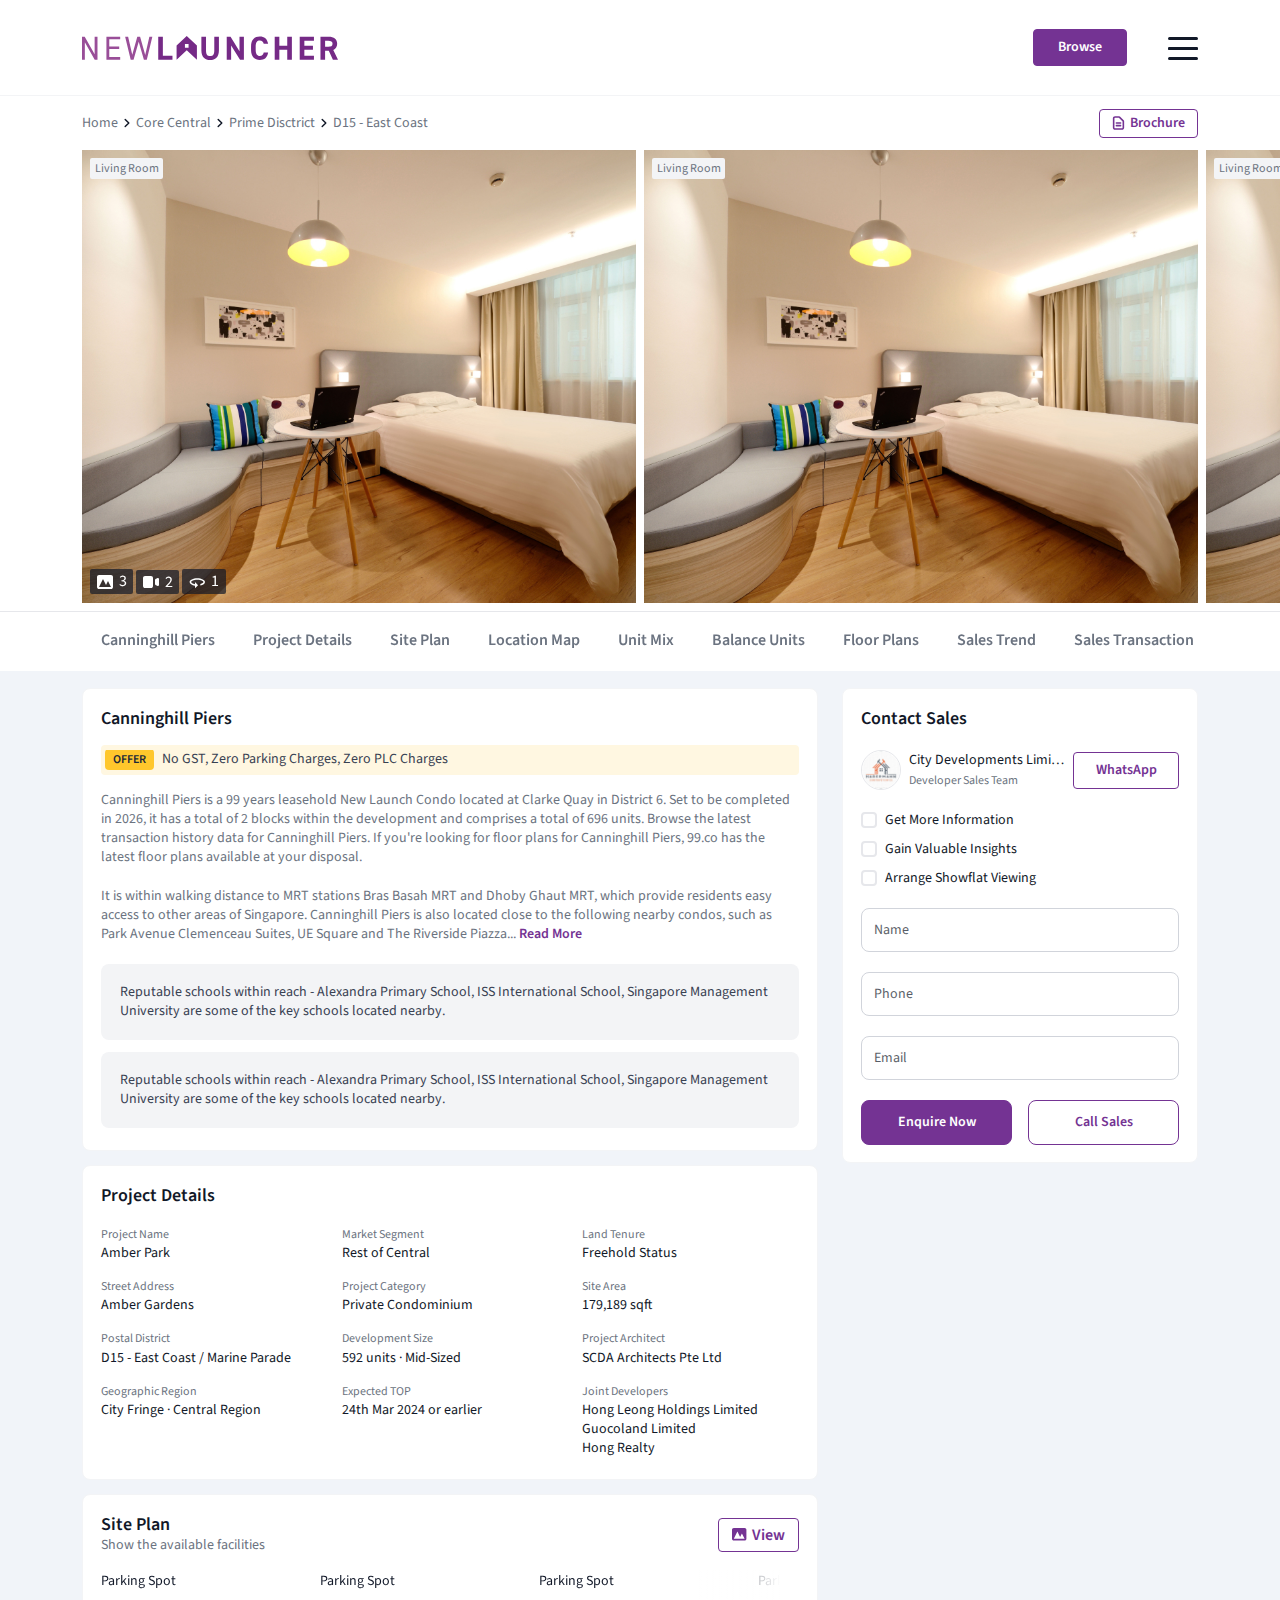
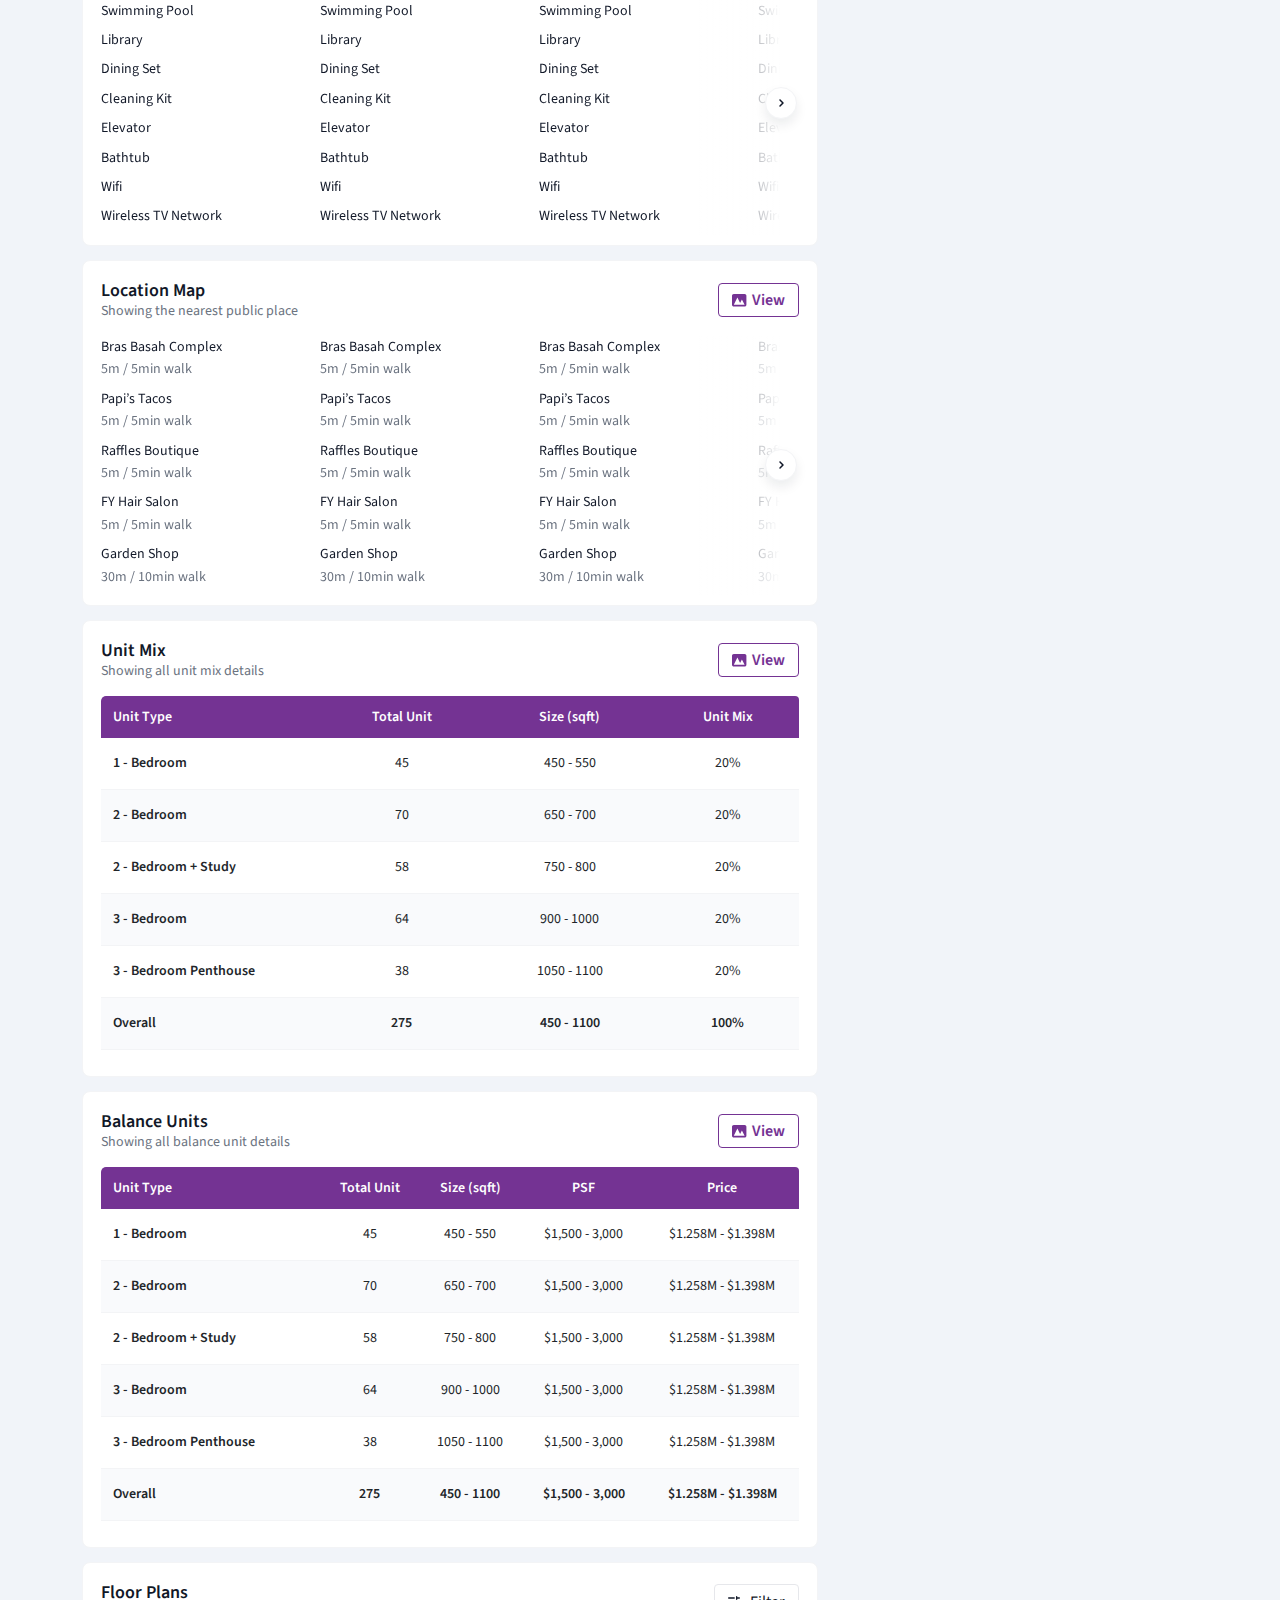
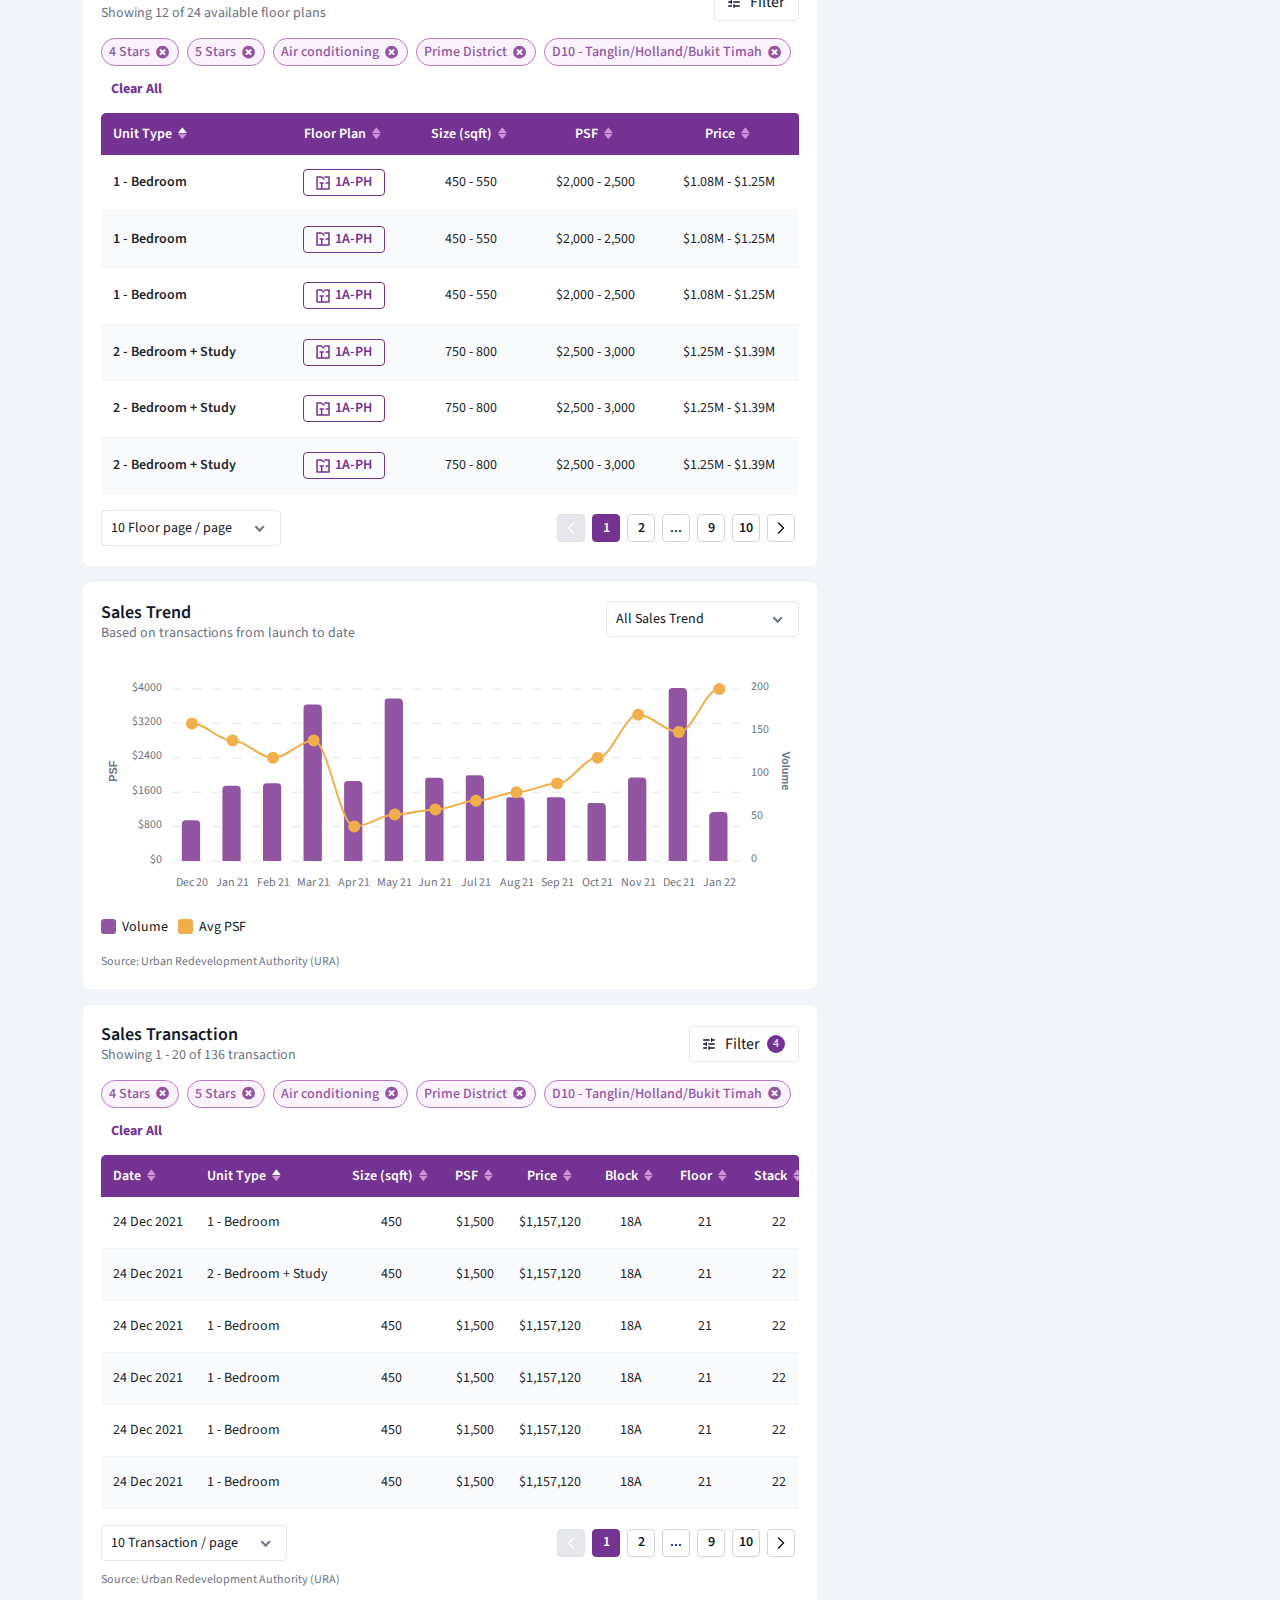
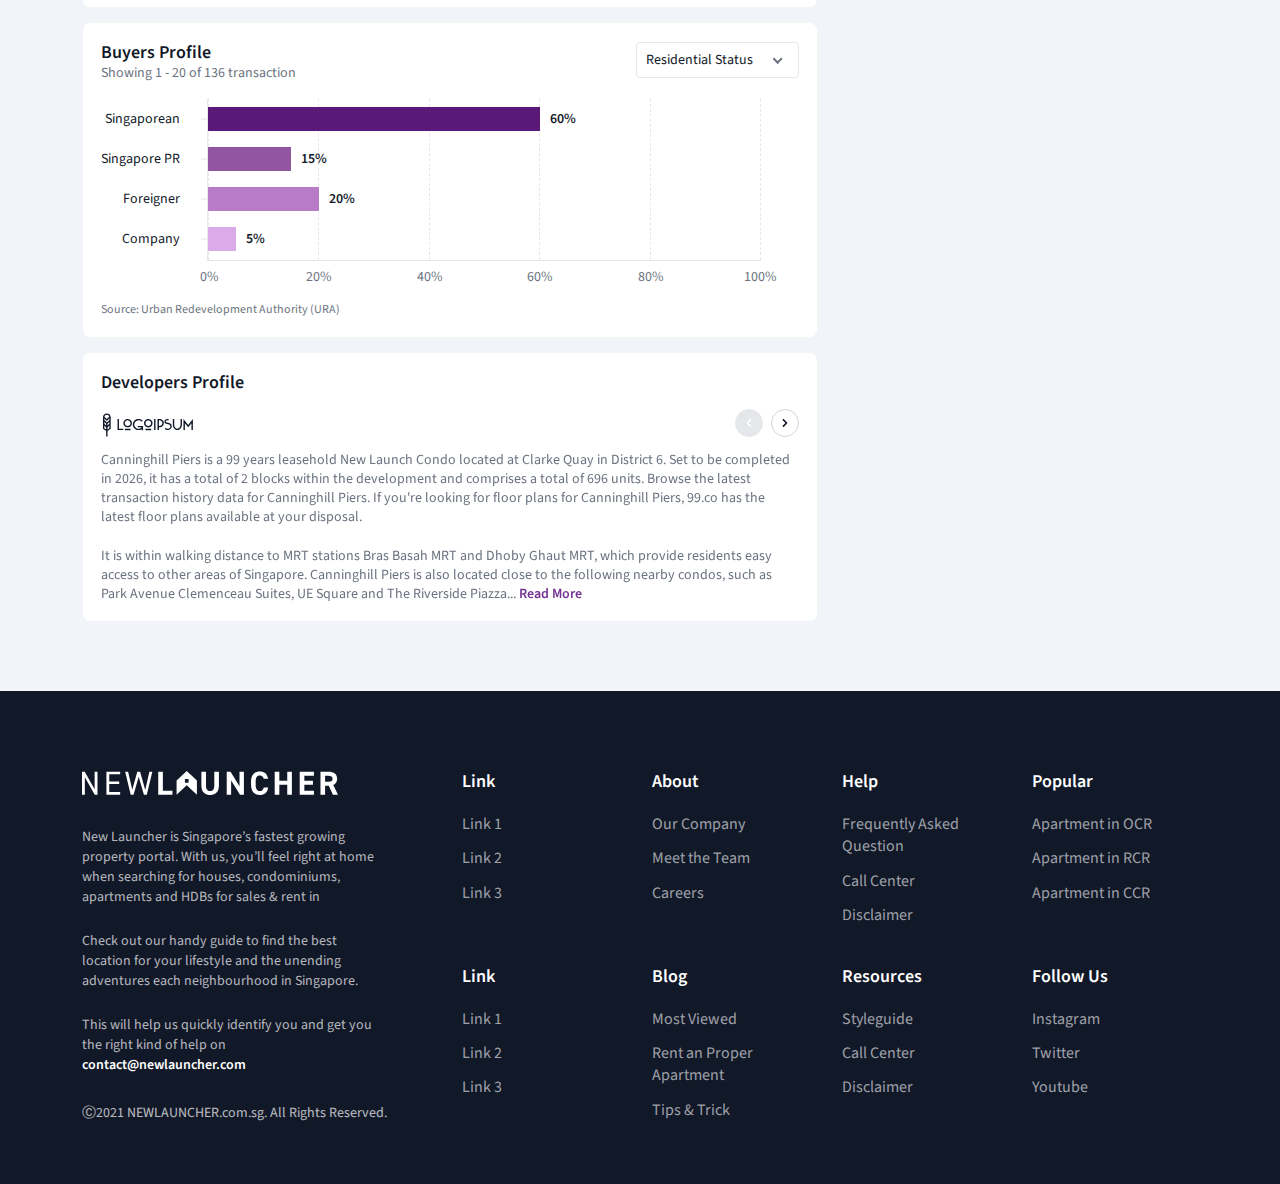
<file: properties-details.html>
<!DOCTYPE html>
<html class="no-js" lang="">
  <head>
    <meta charset="utf-8" />
    <title>Newlauncher</title>
    <meta name="viewport" content="width=device-width, initial-scale=1" />
    <link rel="stylesheet" href="assets/css/bootstrap.min.css" />
    <link rel="stylesheet" href="assets/css/fontawesome-all.css" />
    <link rel="stylesheet" href="assets/css/swiper.min.css" />
    <link rel="stylesheet" href="assets/plugins/lightgallery/css/lightgallery.min.css" />
    <link rel="stylesheet" href="assets/plugins/lightgallery/css/lightgallery-bundle.min.css" />
    <link rel="stylesheet" href="https://unpkg.com/swiper/swiper-bundle.min.css" />
    <link rel="stylesheet" href="assets/sass/style.css" />
  </head>
  <body>
    <main class="page-root" id="root">
      <header class="header-area">
        <div class="header-top">
          <div class="container">
            <nav class="navbar">
              <a href="#" class="brand">
                <img src="assets/img/logo.svg" class="d-none d-sm-block" alt="" /><!--For Lg Device-->
                <img src="assets/img/logo-sm.svg" class="d-sm-none" alt="" /><!--For Sm Device-->
              </a>
              <div class="ms-auto d-flex flex-wrap align-items-center">
                <a href="#" class="btn btn-primary">Browse</a>
                <button class="toggle-sidenav nav-toggle-btn">
                  <span></span>
                  <span></span>
                  <span></span>
                  <span></span>
                </button>
              </div>
            </nav>
          </div>
        </div>
        <!-- SIDE MENU WRAPPER -->
        <div class="side-menu-wrapper">
          <!-- SIDE NAV TOGGLE -->
          <button class="toggle-sidenav nav-toggle-btn has-bg-icon open"></button>
          <!-- NAVBAR MAIN -->
          <div class="main-nav-wrap">
            <div class="side-menu-header d-flex align-items-center">
              <h4 class="title d-none d-md-block">Menu</h4>
              <a href="#" class="d-block d-md-none"><img src="assets/img/logo-sm.svg" alt="" /></a>
            </div>
            <ul class="side-navbar-nav">
              <!-- Nav Item -->
              <li>
                <a href="#">Downtown Core</a>
                <!-- Child Nav Wrapper -->
                <div class="child-nav-wrapper">
                  <div class="side-menu-header d-flex align-items-center">
                    <button class="btn-back-icon"></button>
                    <h4 class="title me-auto">Desired Location</h4>
                  </div>
                  <ul class="side-navbar-nav">
                    <li>
                      <a href="#">
                        <span>
                          <small>Central Region</small>
                          Downtown Core
                        </span>
                      </a>
                      <!-- Child Nav Wrapper -->
                      <div class="child-nav-wrapper">
                        <div class="side-menu-header d-flex align-items-center">
                          <button class="btn-back-icon"></button>
                          <h4 class="title me-auto"><small>Central Region</small>Desired Location</h4>
                        </div>
                        <ul class="side-navbar-nav">
                          <li>
                            <a href="#">
                              <span>
                                <small>Central Region</small>
                                Boat Quay / Raffle Place / Marina
                              </span>
                            </a>
                          </li>
                          <li>
                            <a href="#">
                              <span>
                                <small>Central Region</small>
                                Boat Quay / Raffle Place / Marina
                              </span>
                            </a>
                          </li>
                          <li>
                            <a href="#">
                              <span>
                                <small>Central Region</small>
                                Boat Quay / Raffle Place / Marina
                              </span>
                            </a>
                          </li>
                          <li>
                            <a href="#">
                              <span>
                                <small>Central Region</small>
                                Boat Quay / Raffle Place / Marina
                              </span>
                            </a>
                          </li>
                          <li>
                            <a href="#">
                              <span>
                                <small>Central Region</small>
                                Boat Quay / Raffle Place / Marina
                              </span>
                            </a>
                          </li>
                          <li>
                            <a href="#">
                              <span>
                                <small>Central Region</small>
                                Boat Quay / Raffle Place / Marina
                              </span>
                            </a>
                          </li>
                          <li>
                            <a href="#">
                              <span>
                                <small>Central Region</small>
                                Boat Quay / Raffle Place / Marina
                              </span>
                            </a>
                          </li>
                        </ul>
                        <!-- SIDNAV FOOTER -->
                        <div class="sidenav-footer">
                          <a href="#" class="btn btn-primary w-100">
                            View All 154 Launches
                            <span class="d-block fw-400">Sorted by location demand</span>
                          </a>
                        </div>
                      </div>
                    </li>
                    <li>
                      <a href="#">
                        <span>
                          <small>Central Region</small>
                          Prime District
                        </span>
                      </a>
                      <!-- Child Nav Wrapper -->
                      <div class="child-nav-wrapper">
                        <div class="side-menu-header d-flex align-items-center">
                          <button class="btn-back-icon"></button>
                          <h4 class="title me-auto"><small>Central Region</small>Desired Location</h4>
                        </div>
                        <ul class="side-navbar-nav">
                          <li>
                            <a href="#">
                              <span>
                                <small>Central Region</small>
                                Boat Quay / Raffle Place / Marina
                              </span>
                            </a>
                          </li>
                          <li>
                            <a href="#">
                              <span>
                                <small>Central Region</small>
                                Boat Quay / Raffle Place / Marina
                              </span>
                            </a>
                          </li>
                          <li>
                            <a href="#">
                              <span>
                                <small>Central Region</small>
                                Boat Quay / Raffle Place / Marina
                              </span>
                            </a>
                          </li>
                          <li>
                            <a href="#">
                              <span>
                                <small>Central Region</small>
                                Boat Quay / Raffle Place / Marina
                              </span>
                            </a>
                          </li>
                          <li>
                            <a href="#">
                              <span>
                                <small>Central Region</small>
                                Boat Quay / Raffle Place / Marina
                              </span>
                            </a>
                          </li>
                          <li>
                            <a href="#">
                              <span>
                                <small>Central Region</small>
                                Boat Quay / Raffle Place / Marina
                              </span>
                            </a>
                          </li>
                          <li>
                            <a href="#">
                              <span>
                                <small>Central Region</small>
                                Boat Quay / Raffle Place / Marina
                              </span>
                            </a>
                          </li>
                        </ul>
                        <!-- SIDNAV FOOTER -->
                        <div class="sidenav-footer">
                          <a href="#" class="btn btn-primary w-100">
                            View All 154 Launches
                            <span class="d-block fw-400">Sorted by location demand</span>
                          </a>
                        </div>
                      </div>
                    </li>
                    <li>
                      <a href="#">
                        <span>
                          <small>Central Region</small>
                          City Fringe
                        </span>
                      </a>
                    </li>
                    <li><a href="#">West Region</a></li>
                    <li><a href="#">East Region</a></li>
                    <li><a href="#">North-east Region</a></li>
                    <li><a href="#">North Region</a></li>
                  </ul>
                  <!-- SIDNAV FOOTER -->
                  <div class="sidenav-footer">
                    <a href="#" class="btn btn-primary w-100">
                      View All 154 Launches
                      <span class="d-block fw-400">Sorted by location demand</span>
                    </a>
                  </div>
                </div>
              </li>
              <!-- Nav Item -->
              <li>
                <a href="#">Best Selling Launches</a>
                <!-- Child Nav Wrapper -->
                <div class="child-nav-wrapper">
                  <div class="side-menu-header d-flex align-items-center">
                    <button class="btn-back-icon"></button>
                    <h4 class="title me-auto">Desired Location</h4>
                  </div>
                  <ul class="side-navbar-nav">
                    <li>
                      <a href="#">
                        <span>
                          <small>Central Region</small>
                          Downtown Core
                        </span>
                      </a>
                      <!-- Child Nav Wrapper -->
                      <div class="child-nav-wrapper">
                        <div class="side-menu-header d-flex align-items-center">
                          <button class="btn-back-icon"></button>
                          <h4 class="title me-auto"><small>Central Region</small>Desired Location</h4>
                        </div>
                        <ul class="side-navbar-nav">
                          <li>
                            <a href="#">
                              <span>
                                <small>Central Region</small>
                                Boat Quay / Raffle Place / Marina
                              </span>
                            </a>
                          </li>
                          <li>
                            <a href="#">
                              <span>
                                <small>Central Region</small>
                                Boat Quay / Raffle Place / Marina
                              </span>
                            </a>
                          </li>
                          <li>
                            <a href="#">
                              <span>
                                <small>Central Region</small>
                                Boat Quay / Raffle Place / Marina
                              </span>
                            </a>
                          </li>
                          <li>
                            <a href="#">
                              <span>
                                <small>Central Region</small>
                                Boat Quay / Raffle Place / Marina
                              </span>
                            </a>
                          </li>
                          <li>
                            <a href="#">
                              <span>
                                <small>Central Region</small>
                                Boat Quay / Raffle Place / Marina
                              </span>
                            </a>
                          </li>
                          <li>
                            <a href="#">
                              <span>
                                <small>Central Region</small>
                                Boat Quay / Raffle Place / Marina
                              </span>
                            </a>
                          </li>
                          <li>
                            <a href="#">
                              <span>
                                <small>Central Region</small>
                                Boat Quay / Raffle Place / Marina
                              </span>
                            </a>
                          </li>
                        </ul>
                        <!-- SIDNAV FOOTER -->
                        <div class="sidenav-footer">
                          <a href="#" class="btn btn-primary w-100">
                            View All 154 Launches
                            <span class="d-block fw-400">Sorted by location demand</span>
                          </a>
                        </div>
                      </div>
                    </li>
                    <li>
                      <a href="#">
                        <span>
                          <small>Central Region</small>
                          Prime District
                        </span>
                      </a>
                      <!-- Child Nav Wrapper -->
                      <div class="child-nav-wrapper">
                        <div class="side-menu-header d-flex align-items-center">
                          <button class="btn-back-icon"></button>
                          <h4 class="title me-auto"><small>Central Region</small>Desired Location</h4>
                        </div>
                        <ul class="side-navbar-nav">
                          <li>
                            <a href="#">
                              <span>
                                <small>Central Region</small>
                                Boat Quay / Raffle Place / Marina
                              </span>
                            </a>
                          </li>
                          <li>
                            <a href="#">
                              <span>
                                <small>Central Region</small>
                                Boat Quay / Raffle Place / Marina
                              </span>
                            </a>
                          </li>
                          <li>
                            <a href="#">
                              <span>
                                <small>Central Region</small>
                                Boat Quay / Raffle Place / Marina
                              </span>
                            </a>
                          </li>
                          <li>
                            <a href="#">
                              <span>
                                <small>Central Region</small>
                                Boat Quay / Raffle Place / Marina
                              </span>
                            </a>
                          </li>
                          <li>
                            <a href="#">
                              <span>
                                <small>Central Region</small>
                                Boat Quay / Raffle Place / Marina
                              </span>
                            </a>
                          </li>
                          <li>
                            <a href="#">
                              <span>
                                <small>Central Region</small>
                                Boat Quay / Raffle Place / Marina
                              </span>
                            </a>
                          </li>
                          <li>
                            <a href="#">
                              <span>
                                <small>Central Region</small>
                                Boat Quay / Raffle Place / Marina
                              </span>
                            </a>
                          </li>
                        </ul>
                        <!-- SIDNAV FOOTER -->
                        <div class="sidenav-footer">
                          <a href="#" class="btn btn-primary w-100">
                            View All 154 Launches
                            <span class="d-block fw-400">Sorted by location demand</span>
                          </a>
                        </div>
                      </div>
                    </li>
                    <li>
                      <a href="#">
                        <span>
                          <small>Central Region</small>
                          City Fringe
                        </span>
                      </a>
                    </li>
                    <li><a href="#">West Region</a></li>
                    <li><a href="#">East Region</a></li>
                    <li><a href="#">North-east Region</a></li>
                    <li><a href="#">North Region</a></li>
                  </ul>
                  <!-- SIDNAV FOOTER -->
                  <div class="sidenav-footer">
                    <a href="#" class="btn btn-primary w-100">
                      View All 154 Launches
                      <span class="d-block fw-400">Sorted by location demand</span>
                    </a>
                  </div>
                </div>
              </li>
              <!-- Nav Item -->
              <li><a href="#">Newest Launches</a></li>
              <!-- Nav Item -->
              <li><a href="#">Nearest TOP</a></li>
              <!-- Nav Item -->
              <li><a href="#">Completed Projects</a></li>
              <!-- Nav Item -->
              <li>
                <a href="#">Reputable Developers</a>
              </li>
              <!-- Nav Item -->
              <li><a href="#">Desired Locations</a></li>
              <!-- Nav Item -->
              <li><a href="#">Market Segments</a></li>
              <!-- Nav Item -->
              <li><a href="#">Nearest to MRT</a></li>
              <!-- Nav Item -->
              <li><a href="#">Project Size</a></li>

              <!-- Nav Item -->
              <li><a href="#">Desired Locations</a></li>
              <!-- Nav Item -->
              <li><a href="#">Market Segments</a></li>
              <!-- Nav Item -->
              <li><a href="#">Nearest to MRT</a></li>
              <!-- Nav Item -->
              <li><a href="#">Project Size</a></li>
            </ul>
          </div>
          <!-- SIDNAV FOOTER -->
          <div class="sidenav-footer">
            <a href="#" class="btn btn-primary w-100">
              View All 154 Launches
              <span class="d-block fw-400">Listed & updated by verified sales teams</span>
            </a>
          </div>
        </div>
      </header>
      <div class="page-top-header">
        <div class="container d-flex align-items-center">
          <ul class="breadcrumb me-auto mb-0 d-none d-md-flex">
            <li><a href="#">Home</a></li>
            <li><a href="#">Core Central</a></li>
            <li><a href="#">Prime Disctrict</a></li>
            <li><a href="#">D15 - East Coast</a></li>
          </ul>
          <!-- SM PAGINATION -->
          <ul class="breadcrumb me-auto mb-0 d-md-none">
            <li><a href="#">Home</a></li>
            <li><a href="#">CCR</a></li>
            <li><a href="#">Prime Disctrict</a></li>
            <li><a href="#">D15</a></li>
          </ul>
          <a href="#" class="btn btn-sm btn-outline-primary d-inline-flex align-items-center">
            <span class="icon-left d-inline-flex">
              <svg width="13" height="14" viewBox="0 0 13 14" fill="none">
                <path
                  d="M4.42223 7H8.57778H4.42223ZM4.42223 9.66667H8.57778H4.42223ZM9.96297 13H3.03704C2.66967 13 2.31734 12.8595 2.05757 12.6095C1.79779 12.3594 1.65186 12.0203 1.65186 11.6667V2.33333C1.65186 1.97971 1.79779 1.64057 2.05757 1.39052C2.31734 1.14048 2.66967 1 3.03704 1H6.90586C7.08954 1.00004 7.26567 1.0703 7.39553 1.19533L11.1452 4.80467C11.2751 4.92966 11.3481 5.0992 11.3482 5.276V11.6667C11.3482 12.0203 11.2022 12.3594 10.9424 12.6095C10.6827 12.8595 10.3303 13 9.96297 13Z"
                  stroke="#743393"
                  stroke-width="1.6"
                  stroke-linecap="round"
                  stroke-linejoin="round"
                />
              </svg>
            </span>
            Brochure
          </a>
        </div>
      </div>
      <section class="media-section">
        <div class="container">
          <div class="media-slide-container swiper-container">
            <div id="media-thumbnails-gallery" class="swiper-wrapper">
              <!-- >>>>>>>>>>>>>>>>>>>> IMAGES <<<<<<<<<<<<<<<<<<<<<< -->
              <!-- SLIDE ITEM IMAGE -->
              <div data-src="assets/img/media/lg/3.jpg" title="Living Room" class="a-slide an-image swiper-slide">
                <div class="media-wrap">
                  <div class="thumb"><img src="assets/img/media/3.jpg" alt="" /></div>
                  <span class="badge badge-top badge-light">Living Room</span>
                </div>
              </div>
              <!-- SLIDE ITEM IMAGE -->
              <div data-src="assets/img/media/lg/3.jpg" title="Living Room" class="a-slide an-image swiper-slide">
                <div class="media-wrap">
                  <div class="thumb"><img src="assets/img/media/3.jpg" alt="" /></div>
                  <span class="badge badge-top badge-light">Living Room</span>
                </div>
              </div>
              <!-- SLIDE ITEM IMAGE -->
              <div data-src="assets/img/media/lg/3.jpg" title="Living Room" class="a-slide an-image swiper-slide">
                <div class="media-wrap">
                  <div class="thumb"><img src="assets/img/media/3.jpg" alt="" /></div>
                  <span class="badge badge-top badge-light">Living Room</span>
                </div>
              </div>
              <!-- >>>>>>>>>>>>>>>>>>>> VIDEOS <<<<<<<<<<<<<<<<<<<<<< -->
              <!-- SLIDE ITEM VIDEOS -->
              <div
                data-video='{"source": [{"src":"https://newlaunch.oss-ap-southeast-1.aliyuncs.com/ap-intro.mp4", "type":"video/mp4"}], "attributes": {"preload": false, "playsinline": true, "controls": true}}'
                data-poster="assets/img/media/2.jpg"
                title="Bed Room"
                class="a-slide swiper-slide"
              >
                <div class="media-wrap">
                  <div class="thumb">
                    <img class="thumb" src="assets/img/media/2.jpg" alt="" />
                  </div>
                  <span class="badge badge-top badge-light">Bed Room</span>
                </div>
              </div>
              <!-- SLIDE ITEM VIDEOS -->
              <div
                data-video='{"source": [{"src":"https://newlaunch.oss-ap-southeast-1.aliyuncs.com/ap-intro.mp4", "type":"video/mp4"}], "attributes": {"preload": false, "playsinline": true, "controls": true}}'
                data-poster="assets/img/media/2.jpg"
                title="Bed Room"
                class="a-slide swiper-slide"
              >
                <div class="media-wrap">
                  <div class="thumb">
                    <img class="thumb" src="assets/img/media/2.jpg" alt="" />
                  </div>
                  <span class="badge badge-top badge-light">Bed Room</span>
                </div>
              </div>
              <!-- >>>>>>>>>>>>>>>>>>>> 3D TOUR <<<<<<<<<<<<<<<<<<<<<< -->
              <!-- SLIDE ITEM 3D TOUR -->
              <div data-src="https://my.matterport.com/show/?m=y1seCrY4mbh&play=1" data-iframe="true" title="Project Image" class="a-slide swiper-slide">
                <div class="media-wrap">
                  <div class="thumb gallery-item">
                    <img src="assets/img/media/1.jpg" alt="" />
                  </div>
                  <span class="badge badge-top badge-light">Project Image</span>
                </div>
              </div>
            </div>
            <!-- >>>>>>>>>>>>>>>>>>>> CONTROLS <<<<<<<<<<<<<<<<<<<<<< -->
            <ul class="bottom-left-icons reset-ul d-flex align-items-center">
              <li>
                <span class="badge badge-dark-4 badge-img-count d-inline-flex align-items-center badge-photos">
                  <svg class="icon" width="16" height="14" viewBox="0 0 16 14" fill="none" xmlns="http://www.w3.org/2000/svg">
                    <path
                      fill-rule="evenodd"
                      clip-rule="evenodd"
                      d="M2 0C1.46957 0 0.960859 0.210714 0.585786 0.585786C0.210714 0.960859 0 1.46957 0 2V12C0 12.5304 0.210714 13.0391 0.585786 13.4142C0.960859 13.7893 1.46957 14 2 14H14C14.5304 14 15.0391 13.7893 15.4142 13.4142C15.7893 13.0391 16 12.5304 16 12V2C16 1.46957 15.7893 0.960859 15.4142 0.585786C15.0391 0.210714 14.5304 0 14 0H2ZM14 12H2L6 4L9 10L11 6L14 12Z"
                      fill="white"
                    />
                  </svg>
                  3
                </span>
              </li>
              <li>
                <span class="badge badge-dark-4 badge-img-count d-inline-flex align-items-center badge-videos">
                  <svg class="icon" width="16" height="12" viewBox="0 0 16 12" fill="none" xmlns="http://www.w3.org/2000/svg">
                    <path
                      d="M0 2C0 1.46957 0.210714 0.960859 0.585786 0.585786C0.960859 0.210714 1.46957 0 2 0H8C8.53043 0 9.03914 0.210714 9.41421 0.585786C9.78929 0.960859 10 1.46957 10 2V10C10 10.5304 9.78929 11.0391 9.41421 11.4142C9.03914 11.7893 8.53043 12 8 12H2C1.46957 12 0.960859 11.7893 0.585786 11.4142C0.210714 11.0391 0 10.5304 0 10V2ZM12.553 3.106C12.3869 3.18899 12.2472 3.31658 12.1496 3.47447C12.0519 3.63237 12.0001 3.81434 12 4V8C12.0001 8.18566 12.0519 8.36763 12.1496 8.52553C12.2472 8.68342 12.3869 8.81101 12.553 8.894L14.553 9.894C14.7054 9.97017 14.8748 10.0061 15.045 9.99845C15.2152 9.99079 15.3806 9.93975 15.5256 9.85019C15.6706 9.76064 15.7902 9.63552 15.8733 9.48673C15.9563 9.33793 15.9999 9.17039 16 9V3C15.9999 2.82961 15.9563 2.66207 15.8733 2.51327C15.7902 2.36448 15.6706 2.23936 15.5256 2.14981C15.3806 2.06025 15.2152 2.00921 15.045 2.00155C14.8748 1.99388 14.7054 2.02983 14.553 2.106L12.553 3.106Z"
                      fill="white"
                    />
                  </svg>
                  2
                </span>
              </li>
              <li>
                <span class="badge badge-dark-4 badge-img-count d-inline-flex align-items-center badge-tour">
                  <svg class="icon icon-rotate" width="18" height="12" viewBox="0 0 18 12" fill="none" xmlns="http://www.w3.org/2000/svg">
                    <path
                      d="M8.99996 0.833252C4.39996 0.833252 0.666626 2.69992 0.666626 4.99992C0.666626 6.86659 3.11663 8.44159 6.49996 8.97492V11.6666L9.83329 8.33325L6.49996 4.99992V7.27492C3.87496 6.80825 2.33329 5.69159 2.33329 4.99992C2.33329 4.11659 4.86663 2.49992 8.99996 2.49992C13.1333 2.49992 15.6666 4.11659 15.6666 4.99992C15.6666 5.60825 14.45 6.57492 12.3333 7.10825V8.81659C15.275 8.17492 17.3333 6.70825 17.3333 4.99992C17.3333 2.69992 13.6 0.833252 8.99996 0.833252V0.833252Z"
                      fill="white"
                    />
                  </svg>

                  1
                </span>
              </li>
            </ul>
          </div>
        </div>
      </section>

      <section class="tab-header-sticky content-tab-header-section">
        <div class="container">
          <div class="content-tab-header">
            <div class="swiper-container">
              <div class="swiper-wrapper">
                <div class="swiper-slide -slide--">
                  <a href="#section-1" class="link-item">Canninghill Piers</a>
                </div>
                <div class="swiper-slide -slide--">
                  <a href="#section-2" class="link-item">Project Details</a>
                </div>
                <div class="swiper-slide -slide--">
                  <a href="#section-3" class="link-item">Site Plan</a>
                </div>
                <div class="swiper-slide -slide--">
                  <a href="#section-4" class="link-item">Location Map</a>
                </div>
                <div class="swiper-slide -slide--">
                  <a href="#section-5" class="link-item">Unit Mix</a>
                </div>
                <div class="swiper-slide -slide--">
                  <a href="#section-6" class="link-item">Balance Units</a>
                </div>
                <div class="swiper-slide -slide--">
                  <a href="#section-7" class="link-item">Floor Plans</a>
                </div>
                <div class="swiper-slide -slide--">
                  <a href="#section-8" class="link-item">Sales Trend</a>
                </div>
                <div class="swiper-slide -slide--">
                  <a href="#section-9" class="link-item">Sales Transaction</a>
                </div>
                <div class="swiper-slide -slide--">
                  <a href="#section-10" class="link-item">Buyers Profile</a>
                </div>
                <div class="swiper-slide -slide--">
                  <a href="#section-11" class="link-item">Developers Profile</a>
                </div>
                <!-- <div class="swiper-slide">
                  <a href="#" class="link-item">Sales Trend</a>
                </div> -->
                <!-- <div class="swiper-slide">
                  <a href="#" class="link-item">Sales Transaction</a>
                </div> -->
              </div>
            </div>
            <!-- <div class="prev-btn-wrap">
              <button class="light_prev_btn">
                <svg width="6" height="8" viewBox="0 0 6 8" fill="none">
                  <path
                    fill-rule="evenodd"
                    clip-rule="evenodd"
                    d="M5.10504 0.339064C5.25085 0.484919 5.33276 0.682714 5.33276 0.888952C5.33276 1.09519 5.25085 1.29299 5.10504 1.43884L2.54382 4.00006L5.10504 6.56129C5.24672 6.70798 5.32512 6.90444 5.32334 7.10838C5.32157 7.31231 5.23977 7.50738 5.09557 7.65159C4.95136 7.79579 4.75628 7.87759 4.55235 7.87937C4.34842 7.88114 4.15195 7.80274 4.00526 7.66106L0.894152 4.54995C0.748341 4.4041 0.666429 4.2063 0.666429 4.00006C0.666429 3.79382 0.748341 3.59603 0.894152 3.45017L4.00526 0.339064C4.15112 0.193253 4.34891 0.111341 4.55515 0.111341C4.76139 0.111341 4.95919 0.193253 5.10504 0.339064Z"
                    fill="#111828"
                  />
                </svg>
              </button>
            </div>
            <div class="next-btn-wrap">
              <button class="light_next_btn">
                <svg width="6" height="8" viewBox="0 0 6 8" fill="none">
                  <path
                    fill-rule="evenodd"
                    clip-rule="evenodd"
                    d="M0.894959 7.66094C0.749148 7.51508 0.667236 7.31729 0.667236 7.11105C0.667236 6.90481 0.749148 6.70701 0.894959 6.56116L3.45618 3.99994L0.894959 1.43871C0.753281 1.29202 0.674885 1.09556 0.676657 0.891625C0.678429 0.687694 0.760227 0.492618 0.904434 0.348412C1.04864 0.204205 1.24372 0.122407 1.44765 0.120635C1.65158 0.118863 1.84805 0.197259 1.99474 0.338937L5.10585 3.45005C5.25166 3.5959 5.33357 3.7937 5.33357 3.99994C5.33357 4.20618 5.25166 4.40397 5.10585 4.54983L1.99474 7.66094C1.84888 7.80675 1.65109 7.88866 1.44485 7.88866C1.23861 7.88866 1.04081 7.80675 0.894959 7.66094Z"
                    fill="white"
                  />
                </svg>
              </button>
            </div> -->
          </div>
        </div>
      </section>
      <section class="content-details-section">
        <div class="container">
          <div class="row">
            <div class="col-xl-8 col-lg-7">
              <!-- ITEM -->
              <div id="section-1" class="panel-card">
                <div class="card-header">
                  <h2 class="title">Canninghill Piers</h2>
                </div>
                <style>
                  .-bar-- {
                    background: #fff7e1;
                    padding: 5px 10px 5px 4px;
                    margin: 0 auto;
                    border-radius: 4px;
                  }
                  .-bar--.-card-- {
                    width: calc(100% - 40px);
                    margin-top: 16px;
                  }
                  .-bar--.-para-- {
                    width: calc(100% - 36px);
                    margin-bottom: 16px;
                  }
                  .-bar-- p {
                    font-family: "Source Sans Pro";
                    width: 100%;
                    text-overflow: ellipsis;
                    overflow: hidden;
                    white-space: nowrap;
                    font-style: normal;
                    font-weight: 400;
                    font-size: 14px;
                    line-height: 140%;
                    color: #384152;
                  }
                  .-bar-- p span {
                    font-weight: 600;
                    font-size: 12px;
                    line-height: 120%;
                    text-transform: uppercase;
                    padding: 2px 8px;
                    text-align: center;
                    border-radius: 4px;
                    margin-right: 8px;
                    color: #202938;
                    background: #ffc72c;
                  }
                  @media only screen and (max-width: 575.98px) {
                    .-bar--.-card-- {
                      width: calc(100% - 24px);
                    }
                    .-bar--.-para-- {
                      width: calc(100% - 35px);
                    }
                  }
                </style>
                <!-- Offer -->
                <div class="-bar-- -para--">
                  <p><span>Offer</span>No GST, Zero Parking Charges, Zero PLC Charges</p>
                </div>
                <div class="card-body">
                  <div class="text-content">
                    <p>
                      Canninghill Piers is a 99 years leasehold New Launch Condo located at Clarke Quay in District 6. Set to be completed in 2026, it has a total of 2 blocks within the development and comprises a total of 696
                      units. Browse the latest transaction history data for Canninghill Piers. If you're looking for floor plans for Canninghill Piers, 99.co has the latest floor plans available at your disposal.
                    </p>
                    <p>
                      It is within walking distance to MRT stations Bras Basah MRT and Dhoby Ghaut MRT, which provide residents easy access to other areas of Singapore. Canninghill Piers is also located close to the following
                      nearby condos, such as Park Avenue Clemenceau Suites, UE Square and The Riverside Piazza...
                      <span class="more-">Read More</span>
                    </p>
                    <div class="paras- -first">
                      <p>
                        Canninghill Piers is a 99 years leasehold New Launch Condo located at Clarke Quay in District 6. Set to be completed in 2026, it has a total of 2 blocks within the development and comprises a total of 696
                        units. Browse the latest transaction history data for Canninghill Piers. If you're looking for floor plans for Canninghill Piers, 99.co has the latest floor plans available at your disposal.
                        <span class="less-"></span>
                      </p>
                    </div>
                    <div class="gray-text-block">
                      <p>Reputable schools within reach - Alexandra Primary School, ISS International School, Singapore Management University are some of the key schools located nearby.</p>
                    </div>
                    <div class="gray-text-block">
                      <p>Reputable schools within reach - Alexandra Primary School, ISS International School, Singapore Management University are some of the key schools located nearby.</p>
                    </div>
                  </div>
                </div>
              </div>
              <div id="section-2" class="panel-card">
                <div class="card-header">
                  <h2 class="title">Project Details</h2>
                </div>
                <div class="card-body">
                  <div class="row">
                    <div class="col-md-4">
                      <div class="text_info_item">
                        <small>Project Name</small>
                        <p>Amber Park</p>
                      </div>
                      <div class="text_info_item">
                        <small>Street Address</small>
                        <p>Amber Gardens</p>
                      </div>
                      <div class="text_info_item">
                        <small>Postal District</small>
                        <p>D15 - East Coast / Marine Parade</p>
                      </div>
                      <div class="text_info_item">
                        <small>Geographic Region</small>
                        <p>City Fringe · Central Region</p>
                      </div>
                    </div>
                    <div class="col-md-4">
                      <div class="text_info_item">
                        <small>Market Segment</small>
                        <p>Rest of Central</p>
                      </div>
                      <div class="text_info_item">
                        <small>Project Category</small>
                        <p>Private Condominium</p>
                      </div>
                      <div class="text_info_item">
                        <small>Development Size</small>
                        <p>592 units · Mid-Sized</p>
                      </div>
                      <div class="text_info_item">
                        <small>Expected TOP</small>
                        <p>24th Mar 2024 or earlier</p>
                      </div>
                    </div>
                    <div class="col-md-4">
                      <div class="text_info_item">
                        <small>Land Tenure</small>
                        <p>Freehold Status</p>
                      </div>
                      <div class="text_info_item">
                        <small>Site Area</small>
                        <p>179,189 sqft</p>
                      </div>
                      <div class="text_info_item">
                        <small>Project Architect</small>
                        <p>SCDA Architects Pte Ltd</p>
                      </div>
                      <div class="text_info_item">
                        <small>Joint Developers</small>
                        <p>
                          Hong Leong Holdings Limited <br />
                          Guocoland Limited <br />
                          Hong Realty
                        </p>
                      </div>
                    </div>
                  </div>
                </div>
              </div>
              <div id="section-3" class="panel-card all">
                <div class="card-header">
                  <div class="d-flex align-items-center">
                    <div class="left-text me-auto">
                      <h2 class="title">Site Plan</h2>
                      <p>Show the available facilities</p>
                    </div>
                    <div class="right-text" id="site-plan-gallery">
                      <a href="assets/img/sections/site-plan.png" class="btn btn-outline-primary d-inline-flex align-items-center">
                        <span class="icon-left d-inline-flex">
                          <svg width="15" height="13" viewBox="0 0 15 13" fill="none" xmlns="http://www.w3.org/2000/svg">
                            <path
                              fill-rule="evenodd"
                              clip-rule="evenodd"
                              d="M1.8 0C1.32261 0 0.864773 0.189642 0.527208 0.527208C0.189642 0.864773 0 1.32261 0 1.8V10.8C0 11.2774 0.189642 11.7352 0.527208 12.0728C0.864773 12.4104 1.32261 12.6 1.8 12.6H12.6C13.0774 12.6 13.5352 12.4104 13.8728 12.0728C14.2104 11.7352 14.4 11.2774 14.4 10.8V1.8C14.4 1.32261 14.2104 0.864773 13.8728 0.527208C13.5352 0.189642 13.0774 0 12.6 0H1.8ZM12.6 10.8H1.8L5.4 3.6L8.1 9L9.9 5.4L12.6 10.8Z"
                              fill="#743393"
                            />
                          </svg>
                        </span>
                        View
                        <img src="assets/img/sections/site-plan.png" alt="" style="display: none" />
                      </a>
                      <a href="assets/img/sections/site-plan.png">
                        <img src="assets/img/sections/site-plan.png" alt="" style="display: none" />
                      </a>
                    </div>
                  </div>
                </div>
                <div class="card-body">
                  <div class="table__wrapper">
                    <div class="table-transparent text_info_list">
                      <div class="swipe-it">
                        <div class="swiper-wrapper">
                          <ul class="swiper-slide">
                            <li>Parking Spot</li>
                            <li>Swimming Pool</li>
                            <li>Library</li>
                            <li>Dining Set</li>
                            <li>Cleaning Kit</li>
                            <li>Elevator</li>
                            <li>Bathtub</li>
                            <li>Wifi</li>
                            <li>Wireless TV Network</li>
                          </ul>
                          <ul class="swiper-slide">
                            <li>Parking Spot</li>
                            <li>Swimming Pool</li>
                            <li>Library</li>
                            <li>Dining Set</li>
                            <li>Cleaning Kit</li>
                            <li>Elevator</li>
                            <li>Bathtub</li>
                            <li>Wifi</li>
                            <li>Wireless TV Network</li>
                          </ul>
                          <ul class="swiper-slide">
                            <li>Parking Spot</li>
                            <li>Swimming Pool</li>
                            <li>Library</li>
                            <li>Dining Set</li>
                            <li>Cleaning Kit</li>
                            <li>Elevator</li>
                            <li>Bathtub</li>
                            <li>Wifi</li>
                            <li>Wireless TV Network</li>
                          </ul>
                          <ul class="swiper-slide">
                            <li>Parking Spot</li>
                            <li>Swimming Pool</li>
                            <li>Library</li>
                            <li>Dining Set</li>
                            <li>Cleaning Kit</li>
                            <li>Elevator</li>
                            <li>Bathtub</li>
                            <li>Wifi</li>
                            <li>Wireless TV Network</li>
                          </ul>
                          <ul class="swiper-slide">
                            <li>Parking Spot</li>
                            <li>Swimming Pool</li>
                            <li>Library</li>
                            <li>Dining Set</li>
                            <li>Cleaning Kit</li>
                            <li>Elevator</li>
                            <li>Bathtub</li>
                            <li>Wifi</li>
                            <li>Wireless TV Network</li>
                          </ul>
                        </div>
                      </div>
                      <div class="moveit-back d-flex align-items-center justify-content-center"><button class="light-next-btn"></button></div>
                      <div class="moveit-next d-flex align-items-center justify-content-center"><button class="light-next-btn"></button></div>
                    </div>
                  </div>
                </div>
              </div>
              <div id="section-4" class="panel-card">
                <div class="card-header">
                  <div class="d-flex align-items-center">
                    <div class="left-text me-auto">
                      <h2 class="title">Location Map</h2>
                      <p>Showing the nearest public place</p>
                    </div>
                    <div class="right-text" id="location-map-gallery">
                      <a href="assets/img/sections/location-map.png" class="btn btn-outline-primary d-inline-flex align-items-center">
                        <span class="icon-left d-inline-flex">
                          <svg width="15" height="13" viewBox="0 0 15 13" fill="none" xmlns="http://www.w3.org/2000/svg">
                            <path
                              fill-rule="evenodd"
                              clip-rule="evenodd"
                              d="M1.8 0C1.32261 0 0.864773 0.189642 0.527208 0.527208C0.189642 0.864773 0 1.32261 0 1.8V10.8C0 11.2774 0.189642 11.7352 0.527208 12.0728C0.864773 12.4104 1.32261 12.6 1.8 12.6H12.6C13.0774 12.6 13.5352 12.4104 13.8728 12.0728C14.2104 11.7352 14.4 11.2774 14.4 10.8V1.8C14.4 1.32261 14.2104 0.864773 13.8728 0.527208C13.5352 0.189642 13.0774 0 12.6 0H1.8ZM12.6 10.8H1.8L5.4 3.6L8.1 9L9.9 5.4L12.6 10.8Z"
                              fill="#743393"
                            />
                          </svg>
                        </span>
                        View
                        <img src="assets/img/sections/location-map.png" alt="" style="display: none" />
                      </a>
                      <a href="assets/img/sections/location-map.png">
                        <img src="assets/img/sections/location-map.png" alt="" style="display: none" />
                      </a>
                    </div>
                  </div>
                </div>
                <div class="card-body">
                  <div class="table__wrapper">
                    <div class="table-transparent text_info_list -two">
                      <div class="swipe-itt">
                        <div class="swiper-wrapper">
                          <ul class="swiper-slide">
                            <li>
                              Bras Basah Complex
                              <p class="text-gray">5m / 5min walk</p>
                            </li>
                            <li>
                              Papi’s Tacos
                              <p class="text-gray">5m / 5min walk</p>
                            </li>
                            <li>
                              Raffles Boutique
                              <p class="text-gray">5m / 5min walk</p>
                            </li>
                            <li>
                              FY Hair Salon
                              <p class="text-gray">5m / 5min walk</p>
                            </li>
                            <li>
                              Garden Shop
                              <p class="text-gray">30m / 10min walk</p>
                            </li>
                          </ul>
                          <ul class="swiper-slide">
                            <li>
                              Bras Basah Complex
                              <p class="text-gray">5m / 5min walk</p>
                            </li>
                            <li>
                              Papi’s Tacos
                              <p class="text-gray">5m / 5min walk</p>
                            </li>
                            <li>
                              Raffles Boutique
                              <p class="text-gray">5m / 5min walk</p>
                            </li>
                            <li>
                              FY Hair Salon
                              <p class="text-gray">5m / 5min walk</p>
                            </li>
                            <li>
                              Garden Shop
                              <p class="text-gray">30m / 10min walk</p>
                            </li>
                          </ul>
                          <ul class="swiper-slide">
                            <li>
                              Bras Basah Complex
                              <p class="text-gray">5m / 5min walk</p>
                            </li>
                            <li>
                              Papi’s Tacos
                              <p class="text-gray">5m / 5min walk</p>
                            </li>
                            <li>
                              Raffles Boutique
                              <p class="text-gray">5m / 5min walk</p>
                            </li>
                            <li>
                              FY Hair Salon
                              <p class="text-gray">5m / 5min walk</p>
                            </li>
                            <li>
                              Garden Shop
                              <p class="text-gray">30m / 10min walk</p>
                            </li>
                          </ul>
                          <ul class="swiper-slide">
                            <li>
                              Bras Basah Complex
                              <p class="text-gray">5m / 5min walk</p>
                            </li>
                            <li>
                              Papi’s Tacos
                              <p class="text-gray">5m / 5min walk</p>
                            </li>
                            <li>
                              Raffles Boutique
                              <p class="text-gray">5m / 5min walk</p>
                            </li>
                            <li>
                              FY Hair Salon
                              <p class="text-gray">5m / 5min walk</p>
                            </li>
                            <li>
                              Garden Shop
                              <p class="text-gray">30m / 10min walk</p>
                            </li>
                          </ul>
                          <ul class="swiper-slide">
                            <li>
                              Bras Basah Complex
                              <p class="text-gray">5m / 5min walk</p>
                            </li>
                            <li>
                              Papi’s Tacos
                              <p class="text-gray">5m / 5min walk</p>
                            </li>
                            <li>
                              Raffles Boutique
                              <p class="text-gray">5m / 5min walk</p>
                            </li>
                            <li>
                              FY Hair Salon
                              <p class="text-gray">5m / 5min walk</p>
                            </li>
                            <li>
                              Garden Shop
                              <p class="text-gray">30m / 10min walk</p>
                            </li>
                          </ul>
                        </div>
                      </div>
                      <div class="moveit-backk d-flex align-items-center justify-content-center"><button class="light-next-btn"></button></div>
                      <div class="moveit-nextt d-flex align-items-center justify-content-center"><button class="light-next-btn"></button></div>
                    </div>
                  </div>
                </div>
              </div>
              <div id="section-5" class="panel-card">
                <div class="card-header">
                  <div class="d-flex align-items-center">
                    <div class="left-text me-auto">
                      <h2 class="title">Unit Mix</h2>
                      <p>Showing all unit mix details</p>
                    </div>
                    <div class="right-text" id="unit-mix-gallery">
                      <a href="assets/img/sections/unit-mix.png" class="btn btn-outline-primary d-inline-flex align-items-center">
                        <span class="icon-left d-inline-flex">
                          <svg width="15" height="13" viewBox="0 0 15 13" fill="none" xmlns="http://www.w3.org/2000/svg">
                            <path
                              fill-rule="evenodd"
                              clip-rule="evenodd"
                              d="M1.8 0C1.32261 0 0.864773 0.189642 0.527208 0.527208C0.189642 0.864773 0 1.32261 0 1.8V10.8C0 11.2774 0.189642 11.7352 0.527208 12.0728C0.864773 12.4104 1.32261 12.6 1.8 12.6H12.6C13.0774 12.6 13.5352 12.4104 13.8728 12.0728C14.2104 11.7352 14.4 11.2774 14.4 10.8V1.8C14.4 1.32261 14.2104 0.864773 13.8728 0.527208C13.5352 0.189642 13.0774 0 12.6 0H1.8ZM12.6 10.8H1.8L5.4 3.6L8.1 9L9.9 5.4L12.6 10.8Z"
                              fill="#743393"
                            />
                          </svg>
                        </span>
                        View
                        <img src="assets/img/sections/unit-mix.png" alt="" style="display: none" />
                      </a>
                      <a href="assets/img/sections/unit-mix.png">
                        <img src="assets/img/sections/unit-mix.png" alt="" style="display: none" />
                      </a>
                    </div>
                  </div>
                </div>
                <div class="card-body">
                  <div class="table-wrap">
                    <div class="table-responsive">
                      <table class="table table-borderless">
                        <thead class="table-name">
                          <tr>
                            <th class="title" width="220">Unit Type</th>
                            <th class="title text-center">Total Unit</th>
                            <th class="title text-center">Size (sqft)</th>
                            <th class="title text-center">Unit Mix</th>
                          </tr>
                        </thead>
                        <tbody>
                          <tr>
                            <td>1 - Bedroom</td>
                            <td class="text-center">45</td>
                            <td class="text-center">450 - 550</td>
                            <td class="text-center">20%</td>
                          </tr>
                          <tr>
                            <td>2 - Bedroom</td>
                            <td class="text-center">70</td>
                            <td class="text-center">650 - 700</td>
                            <td class="text-center">20%</td>
                          </tr>
                          <tr>
                            <td>2 - Bedroom + Study</td>
                            <td class="text-center">58</td>
                            <td class="text-center">750 - 800</td>
                            <td class="text-center">20%</td>
                          </tr>
                          <tr>
                            <td>3 - Bedroom</td>
                            <td class="text-center">64</td>
                            <td class="text-center">900 - 1000</td>
                            <td class="text-center">20%</td>
                          </tr>
                          <tr>
                            <td>3 - Bedroom Penthouse</td>
                            <td class="text-center">38</td>
                            <td class="text-center">1050 - 1100</td>
                            <td class="text-center">20%</td>
                          </tr>
                          <tr>
                            <td>Overall</td>
                            <td class="text-center">275</td>
                            <td class="text-center">450 - 1100</td>
                            <td class="text-center">100%</td>
                          </tr>
                        </tbody>
                      </table>
                    </div>
                  </div>
                </div>
              </div>
              <div id="section-6" class="panel-card">
                <div class="card-header">
                  <div class="d-flex align-items-center">
                    <div class="left-text me-auto">
                      <h2 class="title">Balance Units</h2>
                      <p>Showing all balance unit details</p>
                    </div>
                    <div class="right-text" id="balance-unit-gallery">
                      <a href="assets/img/sections/balance-unit.png" class="btn btn-outline-primary d-inline-flex align-items-center">
                        <span class="icon-left d-inline-flex">
                          <svg width="15" height="13" viewBox="0 0 15 13" fill="none" xmlns="http://www.w3.org/2000/svg">
                            <path
                              fill-rule="evenodd"
                              clip-rule="evenodd"
                              d="M1.8 0C1.32261 0 0.864773 0.189642 0.527208 0.527208C0.189642 0.864773 0 1.32261 0 1.8V10.8C0 11.2774 0.189642 11.7352 0.527208 12.0728C0.864773 12.4104 1.32261 12.6 1.8 12.6H12.6C13.0774 12.6 13.5352 12.4104 13.8728 12.0728C14.2104 11.7352 14.4 11.2774 14.4 10.8V1.8C14.4 1.32261 14.2104 0.864773 13.8728 0.527208C13.5352 0.189642 13.0774 0 12.6 0H1.8ZM12.6 10.8H1.8L5.4 3.6L8.1 9L9.9 5.4L12.6 10.8Z"
                              fill="#743393"
                            />
                          </svg>
                        </span>
                        View
                        <img src="assets/img/sections/balance-unit.png" alt="" style="display: none" />
                      </a>
                      <a href="assets/img/sections/balance-unit.png">
                        <img src="assets/img/sections/balance-unit.png" alt="" style="display: none" />
                      </a>
                    </div>
                  </div>
                </div>
                <div class="card-body">
                  <div class="table-wrap">
                    <div class="table-responsive">
                      <table class="table table-borderless">
                        <thead class="table-name">
                          <tr>
                            <th class="title" width="220">Unit Type</th>
                            <th class="title text-center">Total Unit</th>
                            <th class="title text-center">Size (sqft)</th>
                            <th class="title text-center">PSF</th>
                            <th class="title text-center">Price</th>
                          </tr>
                        </thead>
                        <tbody>
                          <tr>
                            <td>1 - Bedroom</td>
                            <td class="text-center">45</td>
                            <td class="text-center">450 - 550</td>
                            <td class="text-center">$1,500 - 3,000</td>
                            <td class="text-center">$1.258M - $1.398M</td>
                          </tr>
                          <tr>
                            <td>2 - Bedroom</td>
                            <td class="text-center">70</td>
                            <td class="text-center">650 - 700</td>
                            <td class="text-center">$1,500 - 3,000</td>
                            <td class="text-center">$1.258M - $1.398M</td>
                          </tr>
                          <tr>
                            <td>2 - Bedroom + Study</td>
                            <td class="text-center">58</td>
                            <td class="text-center">750 - 800</td>
                            <td class="text-center">$1,500 - 3,000</td>
                            <td class="text-center">$1.258M - $1.398M</td>
                          </tr>
                          <tr>
                            <td>3 - Bedroom</td>
                            <td class="text-center">64</td>
                            <td class="text-center">900 - 1000</td>
                            <td class="text-center">$1,500 - 3,000</td>
                            <td class="text-center">$1.258M - $1.398M</td>
                          </tr>
                          <tr>
                            <td>3 - Bedroom Penthouse</td>
                            <td class="text-center">38</td>
                            <td class="text-center">1050 - 1100</td>
                            <td class="text-center">$1,500 - 3,000</td>
                            <td class="text-center">$1.258M - $1.398M</td>
                          </tr>
                          <tr>
                            <td>Overall</td>
                            <td class="text-center">275</td>
                            <td class="text-center">450 - 1100</td>
                            <td class="text-center">$1,500 - 3,000</td>
                            <td class="text-center">$1.258M - $1.398M</td>
                          </tr>
                        </tbody>
                      </table>
                    </div>
                  </div>
                </div>
              </div>
              <div id="section-7" class="panel-card">
                <div class="card-header">
                  <div class="d-flex align-items-center">
                    <div class="left-text me-auto">
                      <h2 class="title">Floor Plans</h2>
                      <p>Showing 12 of 24 available floor plans</p>
                    </div>
                    <div class="right-text">
                      <a class="open-filter-area d-flex align-items-center btn-outline-light" style="cursor: pointer">
                        <span class="icon-settings"></span>
                        Filter
                      </a>
                    </div>
                  </div>
                </div>
                <div class="card-body">
                  <div class="selected-filters-parent-wrap">
                    <ul class="selected-filters-wrap d-flex flex-xl-wrap">
                      <li class="chip">
                        4 Stars <button class="btn-times"><i class="fas fa-times-circle"></i></button>
                      </li>
                      <li class="chip">
                        5 Stars <button class="btn-times"><i class="fas fa-times-circle"></i></button>
                      </li>
                      <li class="chip">
                        Air conditioning <button class="btn-times"><i class="fas fa-times-circle"></i></button>
                      </li>
                      <li class="chip">
                        Prime District <button class="btn-times"><i class="fas fa-times-circle"></i></button>
                      </li>
                      <li class="chip">
                        D10 - Tanglin/Holland/Bukit Timah <button class="btn-times"><i class="fas fa-times-circle"></i></button>
                      </li>
                      <li class="clear-btn d-none d-xl-flex align-items-center"><a href="#" class="btn-text">Clear All</a></li>
                    </ul>
                    <div class="clear-btn d-flex d-xl-none align-items-center"><a href="#" class="btn-text">Clear All</a></div>
                  </div>
                  <div class="table-wrap">
                    <div class="table-responsive">
                      <table class="table table-borderless table-floor-plan">
                        <thead class="table-name">
                          <tr>
                            <th class="title">
                              Unit Type
                              <!-- ********* -->
                              <!-- Sort Icon -->
                              <svg
                                class="svg-icon"
                                style="width: 1.05em; height: 1.05em; margin-top: -2px; vertical-align: middle; fill: #c993d8; overflow: hidden"
                                viewBox="0 0 1024 1024"
                                version="1.1"
                                xmlns="http://www.w3.org/2000/svg"
                              >
                                <!-- Path # 1 represent sort by Acending order so only then color should be white -->
                                <path
                                  style="fill: white"
                                  d="M524.545 111.846L795.47 454.069c5.485 6.928 4.315 16.99-2.613 22.476a16 16 0 0 1-9.932 3.455H208l291.455-368.154c5.485-6.928 15.548-8.098 22.476-2.614a16 16 0 0 1 2.614 2.614z"
                                />
                                <!-- Path # 2 represent sort by decending order so only then color should be white -->
                                <path d="M524.545 914.154L816 546H241.074c-8.837 0-16 7.163-16 16a16 16 0 0 0 3.455 9.931l270.926 342.223c5.485 6.928 15.548 8.098 22.476 2.614a16 16 0 0 0 2.614-2.614z" />
                              </svg>
                              <!-- Sort Icon -->
                              <!-- ********* -->
                            </th>
                            <th class="title text-center">
                              Floor Plan
                              <!-- Sort Icon -->
                              <svg
                                class="svg-icon"
                                style="width: 1.05em; height: 1.05em; margin-top: -2px; vertical-align: middle; fill: #c993d8; overflow: hidden"
                                viewBox="0 0 1024 1024"
                                version="1.1"
                                xmlns="http://www.w3.org/2000/svg"
                              >
                                <!-- Path # 1 represent sort by Acending order so only then color should be white -->
                                <path d="M524.545 111.846L795.47 454.069c5.485 6.928 4.315 16.99-2.613 22.476a16 16 0 0 1-9.932 3.455H208l291.455-368.154c5.485-6.928 15.548-8.098 22.476-2.614a16 16 0 0 1 2.614 2.614z" />
                                <!-- Path # 2 represent sort by decending order so only then color should be white -->
                                <path d="M524.545 914.154L816 546H241.074c-8.837 0-16 7.163-16 16a16 16 0 0 0 3.455 9.931l270.926 342.223c5.485 6.928 15.548 8.098 22.476 2.614a16 16 0 0 0 2.614-2.614z" />
                              </svg>
                            </th>
                            <th class="title text-center">
                              Size (sqft)
                              <!-- Sort Icon -->
                              <svg
                                class="svg-icon"
                                style="width: 1.05em; height: 1.05em; margin-top: -2px; vertical-align: middle; fill: #c993d8; overflow: hidden"
                                viewBox="0 0 1024 1024"
                                version="1.1"
                                xmlns="http://www.w3.org/2000/svg"
                              >
                                <!-- Path # 1 represent sort by Acending order so only then color should be white -->
                                <path d="M524.545 111.846L795.47 454.069c5.485 6.928 4.315 16.99-2.613 22.476a16 16 0 0 1-9.932 3.455H208l291.455-368.154c5.485-6.928 15.548-8.098 22.476-2.614a16 16 0 0 1 2.614 2.614z" />
                                <!-- Path # 2 represent sort by decending order so only then color should be white -->
                                <path d="M524.545 914.154L816 546H241.074c-8.837 0-16 7.163-16 16a16 16 0 0 0 3.455 9.931l270.926 342.223c5.485 6.928 15.548 8.098 22.476 2.614a16 16 0 0 0 2.614-2.614z" />
                              </svg>
                            </th>
                            <th class="title text-center">
                              PSF
                              <!-- Sort Icon -->
                              <svg
                                class="svg-icon"
                                style="width: 1.05em; height: 1.05em; margin-top: -2px; vertical-align: middle; fill: #c993d8; overflow: hidden"
                                viewBox="0 0 1024 1024"
                                version="1.1"
                                xmlns="http://www.w3.org/2000/svg"
                              >
                                <!-- Path # 1 represent sort by Acending order so only then color should be white -->
                                <path d="M524.545 111.846L795.47 454.069c5.485 6.928 4.315 16.99-2.613 22.476a16 16 0 0 1-9.932 3.455H208l291.455-368.154c5.485-6.928 15.548-8.098 22.476-2.614a16 16 0 0 1 2.614 2.614z" />
                                <!-- Path # 2 represent sort by decending order so only then color should be white -->
                                <path d="M524.545 914.154L816 546H241.074c-8.837 0-16 7.163-16 16a16 16 0 0 0 3.455 9.931l270.926 342.223c5.485 6.928 15.548 8.098 22.476 2.614a16 16 0 0 0 2.614-2.614z" />
                              </svg>
                            </th>
                            <th class="title text-center">
                              Price
                              <!-- Sort Icon -->
                              <svg
                                class="svg-icon"
                                style="width: 1.05em; height: 1.05em; margin-top: -2px; vertical-align: middle; fill: #c993d8; overflow: hidden"
                                viewBox="0 0 1024 1024"
                                version="1.1"
                                xmlns="http://www.w3.org/2000/svg"
                              >
                                <!-- Path # 1 represent sort by Acending order so only then color should be white -->
                                <path d="M524.545 111.846L795.47 454.069c5.485 6.928 4.315 16.99-2.613 22.476a16 16 0 0 1-9.932 3.455H208l291.455-368.154c5.485-6.928 15.548-8.098 22.476-2.614a16 16 0 0 1 2.614 2.614z" />
                                <!-- Path # 2 represent sort by decending order so only then color should be white -->
                                <path d="M524.545 914.154L816 546H241.074c-8.837 0-16 7.163-16 16a16 16 0 0 0 3.455 9.931l270.926 342.223c5.485 6.928 15.548 8.098 22.476 2.614a16 16 0 0 0 2.614-2.614z" />
                              </svg>
                            </th>
                          </tr>
                        </thead>
                        <tbody class="sales-transection--table">
                          <tr>
                            <td>1 - Bedroom</td>
                            <td class="text-center">
                              <div id="floor-plan-1">
                                <a href="assets/img/ggg.jpg" class="btn btn-outline-table d-inline-flex align-items-center">
                                  <span class="icon-left d-inline-flex">
                                    <svg width="14" height="14" viewBox="0 0 14 14" fill="none" xmlns="http://www.w3.org/2000/svg">
                                      <path
                                        d="M7.89109 2.90099L5.39604 1H1V13H5.63366M8.84158 1H13V7.05941M5.63366 13H13V7.05941M5.63366 13V7.05941M4.08911 7.05941H7.17822M10.2673 7.05941H13"
                                        stroke="#743393"
                                        stroke-width="1.5"
                                        stroke-linecap="round"
                                        stroke-linejoin="round"
                                      />
                                    </svg>
                                  </span>
                                  1A-PH
                                  <img src="assets/img/ggg.jpg" alt="" style="display: none" />
                                </a>
                                <a href="assets/img/ggg.jpg" data-sub-html=".caption-2" style="display: none">
                                  <img src="assets/img/ggg.jpg" alt="" style="display: none" />
                                  <div class="caption-2" style="display: none">
                                    <p>1 Bedroom · $1.908M - $2.019M | 467 sqft · $2,900 - $3,000 PS</p>
                                  </div>
                                </a>
                              </div>
                            </td>
                            <td class="text-center">450 - 550</td>
                            <td class="text-center">$2,000 - 2,500</td>
                            <td class="text-center">$1.08M - $1.25M</td>
                          </tr>
                          <tr>
                            <td>1 - Bedroom</td>
                            <td class="text-center">
                              <a href="#" class="btn btn-outline-table d-inline-flex align-items-center">
                                <span class="icon-left d-inline-flex">
                                  <svg width="14" height="14" viewBox="0 0 14 14" fill="none" xmlns="http://www.w3.org/2000/svg">
                                    <path
                                      d="M7.89109 2.90099L5.39604 1H1V13H5.63366M8.84158 1H13V7.05941M5.63366 13H13V7.05941M5.63366 13V7.05941M4.08911 7.05941H7.17822M10.2673 7.05941H13"
                                      stroke="#743393"
                                      stroke-width="1.5"
                                      stroke-linecap="round"
                                      stroke-linejoin="round"
                                    />
                                  </svg>
                                </span>
                                1A-PH
                              </a>
                            </td>
                            <td class="text-center">450 - 550</td>
                            <td class="text-center">$2,000 - 2,500</td>
                            <td class="text-center">$1.08M - $1.25M</td>
                          </tr>
                          <tr>
                            <td>1 - Bedroom</td>
                            <td class="text-center">
                              <a href="#" class="btn btn-outline-table d-inline-flex align-items-center">
                                <span class="icon-left d-inline-flex">
                                  <svg width="14" height="14" viewBox="0 0 14 14" fill="none" xmlns="http://www.w3.org/2000/svg">
                                    <path
                                      d="M7.89109 2.90099L5.39604 1H1V13H5.63366M8.84158 1H13V7.05941M5.63366 13H13V7.05941M5.63366 13V7.05941M4.08911 7.05941H7.17822M10.2673 7.05941H13"
                                      stroke="#743393"
                                      stroke-width="1.5"
                                      stroke-linecap="round"
                                      stroke-linejoin="round"
                                    />
                                  </svg>
                                </span>
                                1A-PH
                              </a>
                            </td>
                            <td class="text-center">450 - 550</td>
                            <td class="text-center">$2,000 - 2,500</td>
                            <td class="text-center">$1.08M - $1.25M</td>
                          </tr>
                          <tr>
                            <td>2 - Bedroom + Study</td>
                            <td class="text-center">
                              <a href="#" class="btn btn-outline-table d-inline-flex align-items-center">
                                <span class="icon-left d-inline-flex">
                                  <svg width="14" height="14" viewBox="0 0 14 14" fill="none" xmlns="http://www.w3.org/2000/svg">
                                    <path
                                      d="M7.89109 2.90099L5.39604 1H1V13H5.63366M8.84158 1H13V7.05941M5.63366 13H13V7.05941M5.63366 13V7.05941M4.08911 7.05941H7.17822M10.2673 7.05941H13"
                                      stroke="#743393"
                                      stroke-width="1.5"
                                      stroke-linecap="round"
                                      stroke-linejoin="round"
                                    />
                                  </svg>
                                </span>
                                1A-PH
                              </a>
                            </td>
                            <td class="text-center">750 - 800</td>
                            <td class="text-center">$2,500 - 3,000</td>
                            <td class="text-center">$1.25M - $1.39M</td>
                          </tr>
                          <tr>
                            <td>2 - Bedroom + Study</td>
                            <td class="text-center">
                              <a href="#" class="btn btn-outline-table d-inline-flex align-items-center">
                                <span class="icon-left d-inline-flex">
                                  <svg width="14" height="14" viewBox="0 0 14 14" fill="none" xmlns="http://www.w3.org/2000/svg">
                                    <path
                                      d="M7.89109 2.90099L5.39604 1H1V13H5.63366M8.84158 1H13V7.05941M5.63366 13H13V7.05941M5.63366 13V7.05941M4.08911 7.05941H7.17822M10.2673 7.05941H13"
                                      stroke="#743393"
                                      stroke-width="1.5"
                                      stroke-linecap="round"
                                      stroke-linejoin="round"
                                    />
                                  </svg>
                                </span>
                                1A-PH
                              </a>
                            </td>
                            <td class="text-center">750 - 800</td>
                            <td class="text-center">$2,500 - 3,000</td>
                            <td class="text-center">$1.25M - $1.39M</td>
                          </tr>
                          <tr>
                            <td>2 - Bedroom + Study</td>
                            <td class="text-center">
                              <a href="#" class="btn btn-outline-table d-inline-flex align-items-center">
                                <span class="icon-left d-inline-flex">
                                  <svg width="14" height="14" viewBox="0 0 14 14" fill="none" xmlns="http://www.w3.org/2000/svg">
                                    <path
                                      d="M7.89109 2.90099L5.39604 1H1V13H5.63366M8.84158 1H13V7.05941M5.63366 13H13V7.05941M5.63366 13V7.05941M4.08911 7.05941H7.17822M10.2673 7.05941H13"
                                      stroke="#743393"
                                      stroke-width="1.5"
                                      stroke-linecap="round"
                                      stroke-linejoin="round"
                                    />
                                  </svg>
                                </span>
                                1A-PH
                              </a>
                            </td>
                            <td class="text-center">750 - 800</td>
                            <td class="text-center">$2,500 - 3,000</td>
                            <td class="text-center">$1.25M - $1.39M</td>
                          </tr>
                        </tbody>
                      </table>
                    </div>
                  </div>
                  <div class="bottom-pagination d-flex aligm-tiems-center">
                    <div class="d-none d-md-block select-with-radio me-auto sales-transection-dropdown">
                      <select name="" id="" class="has-nc-select">
                        <option data-id="#All-Sales-Trend">10 Floor page / page</option>
                        <option data-id="#1-Bedroom">50 Floor page / page</option>
                        <option data-id="#2-Bedroom">100 Floor page / page</option>
                      </select>
                    </div>
                    <div class="d-md-none select-with-radio me-auto sales-transection-dropdown">
                      <select name="" id="" class="has-nc-select">
                        <option data-id="#All-Sales-Trend">10 / page</option>
                        <option data-id="#1-Bedroom">50 / page</option>
                        <option data-id="#2-Bedroom">100 / page</option>
                      </select>
                    </div>
                    <ul class="d-none d-md-flex pagination justify-content-end align-items-center">
                      <li class="page-item disabled">
                        <a class="page-link angle-icon">
                          <svg width="8" height="12" viewBox="0 0 8 12" fill="none">
                            <path d="M6.5 11L1.5 6L6.5 1" stroke-width="1.5" stroke-linecap="round" stroke-linejoin="round"></path>
                          </svg>
                        </a>
                      </li>
                      <li class="page-item"><a class="page-link active" href="#">1</a></li>
                      <li class="page-item"><a class="page-link" href="#">2</a></li>
                      <li class="page-item"><a class="page-link" href="#">...</a></li>
                      <li class="page-item"><a class="page-link" href="#">9</a></li>
                      <li class="page-item"><a class="page-link" href="#">10</a></li>
                      <li class="page-item">
                        <a class="page-link angle-icon" href="#">
                          <svg width="8" height="12" viewBox="0 0 8 12" fill="none">
                            <path d="M1.5 11L6.5 6L1.5 1" stroke-width="1.5" stroke-linecap="round" stroke-linejoin="round"></path>
                          </svg>
                        </a>
                      </li>
                    </ul>
                    <!-- SM DEV -->
                    <ul class="d-md-none pagination justify-content-end align-items-center">
                      <li class="page-item disabled">
                        <a class="page-link angle-icon">
                          <svg width="8" height="12" viewBox="0 0 8 12" fill="none">
                            <path d="M6.5 11L1.5 6L6.5 1" stroke-width="1.5" stroke-linecap="round" stroke-linejoin="round"></path>
                          </svg>
                        </a>
                      </li>
                      <li class="page-item">
                        <a class="page-link angle-icon" href="#">
                          <svg width="8" height="12" viewBox="0 0 8 12" fill="none">
                            <path d="M1.5 11L6.5 6L1.5 1" stroke-width="1.5" stroke-linecap="round" stroke-linejoin="round"></path>
                          </svg>
                        </a>
                      </li>
                    </ul>
                  </div>
                </div>
              </div>
              <div id="section-8" class="panel-card">
                <div class="card-header">
                  <div class="d-md-flex align-items-center">
                    <div class="left-text me-auto">
                      <h2 class="title">Sales Trend</h2>
                      <p>Based on transactions from launch to date</p>
                    </div>
                    <div class="right-text mt-2 mt-md-0">
                      <div data-area="#chart-area-1" class="has-tab-link select-with-radio d-inline-block sales-trend-dropdown">
                        <select name="" id="" class="has-nc-select">
                          <option data-id="#All-Sales-Trend">All Sales Trend</option>
                          <option data-id="#1-Bedroom">1 - Bedroom</option>
                          <option data-id="#2-Bedroom">2 - Bedroom</option>
                          <option data-id="#2-Bedroom--Study">2 - Bedroom + Study</option>
                          <option data-id="#3-Bedroom">3 - Bedroom</option>
                          <option data-id="#3-Bedroom-Penthouse">3 - Bedroom Penthouse</option>
                        </select>
                      </div>
                    </div>
                  </div>
                </div>
                <div class="card-body">
                  <div id="chart-area-1" class="custom-tab-content">
                    <!-- TAB ITEM -->
                    <div id="All-Sales-Trend" class="tab-item active">
                      <div class="chart__wrapper">
                        <div class="chart___wrap" id="chart-sales-trend-1"></div>
                      </div>
                    </div>
                    <!-- TAB ITEM -->
                    <div id="1-Bedroom" class="tab-item">
                      <div class="chart__wrapper">
                        <div class="chart___wrap" id="chart-sales-trend-2"></div>
                      </div>
                    </div>
                    <!-- TAB ITEM -->
                    <div id="2-Bedroom" class="tab-item">
                      <div class="chart__wrapper">
                        <div class="chart___wrap" id="chart-sales-trend-3"></div>
                      </div>
                    </div>
                    <!-- TAB ITEM -->
                    <div id="2-Bedroom--Study" class="tab-item">
                      <div class="chart__wrapper">
                        <div class="chart___wrap" id="chart-sales-trend-4"></div>
                      </div>
                    </div>
                    <!-- TAB ITEM -->
                    <div id="3-Bedroom" class="tab-item">
                      <div class="chart__wrapper">
                        <div class="chart___wrap" id="chart-sales-trend-5"></div>
                      </div>
                    </div>
                    <!-- TAB ITEM -->
                    <div id="3-Bedroom-Penthouse" class="tab-item">
                      <div class="chart__wrapper">
                        <div class="chart___wrap" id="chart-sales-trend-6"></div>
                      </div>
                    </div>
                  </div>
                  <p class="source-text">Source: Urban Redevelopment Authority (URA)</p>
                </div>
              </div>
              <div id="section-9" class="panel-card">
                <div class="card-header">
                  <div class="d-flex align-items-center">
                    <div class="left-text me-auto">
                      <h2 class="title">Sales Transaction</h2>
                      <p>Showing 1 - 20 of 136 transaction</p>
                    </div>
                    <div class="right-text">
                      <a class="open-filter-area d-flex align-items-center btn-outline-light" style="cursor: pointer">
                        <span class="icon-settings"></span>
                        Filter
                        <span class="baudge-rounded d-flexopen-filter-area align-items-center justify-content-center">4</span>
                      </a>
                    </div>
                  </div>
                </div>
                <div class="card-body">
                  <div class="selected-filters-parent-wrap">
                    <ul class="selected-filters-wrap d-flex flex-xl-wrap">
                      <li class="chip">
                        4 Stars <button class="btn-times"><i class="fas fa-times-circle"></i></button>
                      </li>
                      <li class="chip">
                        5 Stars <button class="btn-times"><i class="fas fa-times-circle"></i></button>
                      </li>
                      <li class="chip">
                        Air conditioning <button class="btn-times"><i class="fas fa-times-circle"></i></button>
                      </li>
                      <li class="chip">
                        Prime District <button class="btn-times"><i class="fas fa-times-circle"></i></button>
                      </li>
                      <li class="chip">
                        D10 - Tanglin/Holland/Bukit Timah <button class="btn-times"><i class="fas fa-times-circle"></i></button>
                      </li>
                      <li class="clear-btn d-none d-xl-flex align-items-center"><a href="#" class="btn-text">Clear All</a></li>
                    </ul>
                    <div class="clear-btn d-flex d-xl-none align-items-center"><a href="#" class="btn-text">Clear All</a></div>
                  </div>
                  <div class="table-wrap">
                    <div class="table-responsive">
                      <table class="table table-borderless">
                        <thead class="table-name">
                          <tr>
                            <th class="title" width="120">
                              Date
                              <!-- Sort Icon -->
                              <svg
                                class="svg-icon"
                                style="width: 1.05em; height: 1.05em; margin-top: -2px; vertical-align: middle; fill: #c993d8; overflow: hidden"
                                viewBox="0 0 1024 1024"
                                version="1.1"
                                xmlns="http://www.w3.org/2000/svg"
                              >
                                <!-- Path # 1 represent sort by Acending order so only then color should be white -->
                                <path d="M524.545 111.846L795.47 454.069c5.485 6.928 4.315 16.99-2.613 22.476a16 16 0 0 1-9.932 3.455H208l291.455-368.154c5.485-6.928 15.548-8.098 22.476-2.614a16 16 0 0 1 2.614 2.614z" />
                                <!-- Path # 2 represent sort by decending order so only then color should be white -->
                                <path d="M524.545 914.154L816 546H241.074c-8.837 0-16 7.163-16 16a16 16 0 0 0 3.455 9.931l270.926 342.223c5.485 6.928 15.548 8.098 22.476 2.614a16 16 0 0 0 2.614-2.614z" />
                              </svg>
                            </th>
                            <th class="title">
                              Unit Type
                              <!-- Sort Icon -->
                              <svg
                                class="svg-icon"
                                style="width: 1.05em; height: 1.05em; margin-top: -2px; vertical-align: middle; fill: #c993d8; overflow: hidden"
                                viewBox="0 0 1024 1024"
                                version="1.1"
                                xmlns="http://www.w3.org/2000/svg"
                              >
                                <!-- Path # 1 represent sort by Acending order so only then color should be white -->
                                <path
                                  style="fill: white"
                                  d="M524.545 111.846L795.47 454.069c5.485 6.928 4.315 16.99-2.613 22.476a16 16 0 0 1-9.932 3.455H208l291.455-368.154c5.485-6.928 15.548-8.098 22.476-2.614a16 16 0 0 1 2.614 2.614z"
                                />
                                <!-- Path # 2 represent sort by decending order so only then color should be white -->
                                <path d="M524.545 914.154L816 546H241.074c-8.837 0-16 7.163-16 16a16 16 0 0 0 3.455 9.931l270.926 342.223c5.485 6.928 15.548 8.098 22.476 2.614a16 16 0 0 0 2.614-2.614z" />
                              </svg>
                            </th>
                            <th class="title text-center">
                              Size (sqft)
                              <!-- Sort Icon -->
                              <svg
                                class="svg-icon"
                                style="width: 1.05em; height: 1.05em; margin-top: -2px; vertical-align: middle; fill: #c993d8; overflow: hidden"
                                viewBox="0 0 1024 1024"
                                version="1.1"
                                xmlns="http://www.w3.org/2000/svg"
                              >
                                <!-- Path # 1 represent sort by Acending order so only then color should be white -->
                                <path d="M524.545 111.846L795.47 454.069c5.485 6.928 4.315 16.99-2.613 22.476a16 16 0 0 1-9.932 3.455H208l291.455-368.154c5.485-6.928 15.548-8.098 22.476-2.614a16 16 0 0 1 2.614 2.614z" />
                                <!-- Path # 2 represent sort by decending order so only then color should be white -->
                                <path d="M524.545 914.154L816 546H241.074c-8.837 0-16 7.163-16 16a16 16 0 0 0 3.455 9.931l270.926 342.223c5.485 6.928 15.548 8.098 22.476 2.614a16 16 0 0 0 2.614-2.614z" />
                              </svg>
                            </th>
                            <th class="title text-center">
                              PSF
                              <!-- Sort Icon -->
                              <svg
                                class="svg-icon"
                                style="width: 1.05em; height: 1.05em; margin-top: -2px; vertical-align: middle; fill: #c993d8; overflow: hidden"
                                viewBox="0 0 1024 1024"
                                version="1.1"
                                xmlns="http://www.w3.org/2000/svg"
                              >
                                <!-- Path # 1 represent sort by Acending order so only then color should be white -->
                                <path d="M524.545 111.846L795.47 454.069c5.485 6.928 4.315 16.99-2.613 22.476a16 16 0 0 1-9.932 3.455H208l291.455-368.154c5.485-6.928 15.548-8.098 22.476-2.614a16 16 0 0 1 2.614 2.614z" />
                                <!-- Path # 2 represent sort by decending order so only then color should be white -->
                                <path d="M524.545 914.154L816 546H241.074c-8.837 0-16 7.163-16 16a16 16 0 0 0 3.455 9.931l270.926 342.223c5.485 6.928 15.548 8.098 22.476 2.614a16 16 0 0 0 2.614-2.614z" />
                              </svg>
                            </th>
                            <th class="title text-center">
                              Price
                              <!-- Sort Icon -->
                              <svg
                                class="svg-icon"
                                style="width: 1.05em; height: 1.05em; margin-top: -2px; vertical-align: middle; fill: #c993d8; overflow: hidden"
                                viewBox="0 0 1024 1024"
                                version="1.1"
                                xmlns="http://www.w3.org/2000/svg"
                              >
                                <!-- Path # 1 represent sort by Acending order so only then color should be white -->
                                <path d="M524.545 111.846L795.47 454.069c5.485 6.928 4.315 16.99-2.613 22.476a16 16 0 0 1-9.932 3.455H208l291.455-368.154c5.485-6.928 15.548-8.098 22.476-2.614a16 16 0 0 1 2.614 2.614z" />
                                <!-- Path # 2 represent sort by decending order so only then color should be white -->
                                <path d="M524.545 914.154L816 546H241.074c-8.837 0-16 7.163-16 16a16 16 0 0 0 3.455 9.931l270.926 342.223c5.485 6.928 15.548 8.098 22.476 2.614a16 16 0 0 0 2.614-2.614z" />
                              </svg>
                            </th>
                            <th class="title text-center">
                              Block
                              <!-- Sort Icon -->
                              <svg
                                class="svg-icon"
                                style="width: 1.05em; height: 1.05em; margin-top: -2px; vertical-align: middle; fill: #c993d8; overflow: hidden"
                                viewBox="0 0 1024 1024"
                                version="1.1"
                                xmlns="http://www.w3.org/2000/svg"
                              >
                                <!-- Path # 1 represent sort by Acending order so only then color should be white -->
                                <path d="M524.545 111.846L795.47 454.069c5.485 6.928 4.315 16.99-2.613 22.476a16 16 0 0 1-9.932 3.455H208l291.455-368.154c5.485-6.928 15.548-8.098 22.476-2.614a16 16 0 0 1 2.614 2.614z" />
                                <!-- Path # 2 represent sort by decending order so only then color should be white -->
                                <path d="M524.545 914.154L816 546H241.074c-8.837 0-16 7.163-16 16a16 16 0 0 0 3.455 9.931l270.926 342.223c5.485 6.928 15.548 8.098 22.476 2.614a16 16 0 0 0 2.614-2.614z" />
                              </svg>
                            </th>
                            <th class="title text-center">
                              Floor
                              <!-- Sort Icon -->
                              <svg
                                class="svg-icon"
                                style="width: 1.05em; height: 1.05em; margin-top: -2px; vertical-align: middle; fill: #c993d8; overflow: hidden"
                                viewBox="0 0 1024 1024"
                                version="1.1"
                                xmlns="http://www.w3.org/2000/svg"
                              >
                                <!-- Path # 1 represent sort by Acending order so only then color should be white -->
                                <path d="M524.545 111.846L795.47 454.069c5.485 6.928 4.315 16.99-2.613 22.476a16 16 0 0 1-9.932 3.455H208l291.455-368.154c5.485-6.928 15.548-8.098 22.476-2.614a16 16 0 0 1 2.614 2.614z" />
                                <!-- Path # 2 represent sort by decending order so only then color should be white -->
                                <path d="M524.545 914.154L816 546H241.074c-8.837 0-16 7.163-16 16a16 16 0 0 0 3.455 9.931l270.926 342.223c5.485 6.928 15.548 8.098 22.476 2.614a16 16 0 0 0 2.614-2.614z" />
                              </svg>
                            </th>
                            <th class="title text-center">
                              Stack
                              <!-- Sort Icon -->
                              <svg
                                class="svg-icon"
                                style="width: 1.05em; height: 1.05em; margin-top: -2px; vertical-align: middle; fill: #c993d8; overflow: hidden"
                                viewBox="0 0 1024 1024"
                                version="1.1"
                                xmlns="http://www.w3.org/2000/svg"
                              >
                                <!-- Path # 1 represent sort by Acending order so only then color should be white -->
                                <path d="M524.545 111.846L795.47 454.069c5.485 6.928 4.315 16.99-2.613 22.476a16 16 0 0 1-9.932 3.455H208l291.455-368.154c5.485-6.928 15.548-8.098 22.476-2.614a16 16 0 0 1 2.614 2.614z" />
                                <!-- Path # 2 represent sort by decending order so only then color should be white -->
                                <path d="M524.545 914.154L816 546H241.074c-8.837 0-16 7.163-16 16a16 16 0 0 0 3.455 9.931l270.926 342.223c5.485 6.928 15.548 8.098 22.476 2.614a16 16 0 0 0 2.614-2.614z" />
                              </svg>
                            </th>
                          </tr>
                        </thead>
                        <tbody class="sales-transection--table">
                          <tr>
                            <td>24 Dec 2021</td>
                            <td>1 - Bedroom</td>
                            <td class="text-center">450</td>
                            <td class="text-center">$1,500</td>
                            <td class="text-center">$1,157,120</td>
                            <td class="text-center">18A</td>
                            <td class="text-center">21</td>
                            <td class="text-center">22</td>
                          </tr>
                          <tr>
                            <td>24 Dec 2021</td>
                            <td>2 - Bedroom + Study</td>
                            <td class="text-center">450</td>
                            <td class="text-center">$1,500</td>
                            <td class="text-center">$1,157,120</td>
                            <td class="text-center">18A</td>
                            <td class="text-center">21</td>
                            <td class="text-center">22</td>
                          </tr>
                          <tr>
                            <td>24 Dec 2021</td>
                            <td>1 - Bedroom</td>
                            <td class="text-center">450</td>
                            <td class="text-center">$1,500</td>
                            <td class="text-center">$1,157,120</td>
                            <td class="text-center">18A</td>
                            <td class="text-center">21</td>
                            <td class="text-center">22</td>
                          </tr>
                          <tr>
                            <td>24 Dec 2021</td>
                            <td>1 - Bedroom</td>
                            <td class="text-center">450</td>
                            <td class="text-center">$1,500</td>
                            <td class="text-center">$1,157,120</td>
                            <td class="text-center">18A</td>
                            <td class="text-center">21</td>
                            <td class="text-center">22</td>
                          </tr>
                          <tr>
                            <td>24 Dec 2021</td>
                            <td>1 - Bedroom</td>
                            <td class="text-center">450</td>
                            <td class="text-center">$1,500</td>
                            <td class="text-center">$1,157,120</td>
                            <td class="text-center">18A</td>
                            <td class="text-center">21</td>
                            <td class="text-center">22</td>
                          </tr>
                          <tr>
                            <td>24 Dec 2021</td>
                            <td>1 - Bedroom</td>
                            <td class="text-center">450</td>
                            <td class="text-center">$1,500</td>
                            <td class="text-center">$1,157,120</td>
                            <td class="text-center">18A</td>
                            <td class="text-center">21</td>
                            <td class="text-center">22</td>
                          </tr>
                        </tbody>
                      </table>
                    </div>
                  </div>
                  <div class="bottom-pagination d-flex aligm-tiems-center">
                    <div class="d-none d-md-block select-with-radio me-auto sales-transection-dropdown">
                      <select name="" id="" class="has-nc-select">
                        <option data-id="#All-Sales-Trend">10 Transaction / page</option>
                        <option data-id="#1-Bedroom">50 Transaction / page</option>
                        <option data-id="#2-Bedroom">100 Transaction / page</option>
                      </select>
                    </div>
                    <div class="d-md-none select-with-radio me-auto sales-transection-dropdown">
                      <select name="" id="" class="has-nc-select">
                        <option data-id="#All-Sales-Trend">10 / page</option>
                        <option data-id="#1-Bedroom">50 / page</option>
                        <option data-id="#2-Bedroom">100 / page</option>
                      </select>
                    </div>
                    <ul class="d-none d-md-flex pagination justify-content-end align-items-center">
                      <li class="page-item disabled">
                        <a class="page-link angle-icon">
                          <svg width="8" height="12" viewBox="0 0 8 12" fill="none">
                            <path d="M6.5 11L1.5 6L6.5 1" stroke-width="1.5" stroke-linecap="round" stroke-linejoin="round"></path>
                          </svg>
                        </a>
                      </li>
                      <li class="page-item"><a class="page-link active" href="#">1</a></li>
                      <li class="page-item"><a class="page-link" href="#">2</a></li>
                      <li class="page-item"><a class="page-link" href="#">...</a></li>
                      <li class="page-item"><a class="page-link" href="#">9</a></li>
                      <li class="page-item"><a class="page-link" href="#">10</a></li>
                      <li class="page-item">
                        <a class="page-link angle-icon" href="#">
                          <svg width="8" height="12" viewBox="0 0 8 12" fill="none">
                            <path d="M1.5 11L6.5 6L1.5 1" stroke-width="1.5" stroke-linecap="round" stroke-linejoin="round"></path>
                          </svg>
                        </a>
                      </li>
                    </ul>
                    <!-- SM DEV -->
                    <ul class="d-md-none pagination justify-content-end align-items-center">
                      <li class="page-item disabled">
                        <a class="page-link angle-icon">
                          <svg width="8" height="12" viewBox="0 0 8 12" fill="none">
                            <path d="M6.5 11L1.5 6L6.5 1" stroke-width="1.5" stroke-linecap="round" stroke-linejoin="round"></path>
                          </svg>
                        </a>
                      </li>
                      <li class="page-item">
                        <a class="page-link angle-icon" href="#">
                          <svg width="8" height="12" viewBox="0 0 8 12" fill="none">
                            <path d="M1.5 11L6.5 6L1.5 1" stroke-width="1.5" stroke-linecap="round" stroke-linejoin="round"></path>
                          </svg>
                        </a>
                      </li>
                    </ul>
                  </div>
                  <p class="source-text">Source: Urban Redevelopment Authority (URA)</p>
                </div>
              </div>
              <div id="section-10" class="panel-card">
                <div class="card-header">
                  <div class="d-md-flex align-items-center">
                    <div class="left-text me-auto">
                      <h2 class="title">Buyers Profile</h2>
                      <p>Showing 1 - 20 of 136 transaction</p>
                    </div>
                    <div class="right-text mt-2 mt-md-0">
                      <div data-area="#chart-area-2" class="has-tab-link select-with-radio d-inline-block buyers-profile-dropdown">
                        <select name="" id="" class="has-nc-select lg-view">
                          <option data-id="#Resedential-Status">Residential Status</option>
                          <option data-id="#Purchaser-Address">Purchaser Address</option>
                        </select>
                        <select name="" id="" class="has-nc-select sm-view">
                          <option data-id="#Resedential-Status">Residential Status</option>
                          <option data-id="#Purchaser-Address">Purchaser Address &nbsp;&nbsp;</option>
                        </select>
                      </div>
                    </div>
                  </div>
                </div>
                <div class="card-body">
                  <div id="chart-area-2" class="custom-tab-content">
                    <div id="Resedential-Status" class="tab-item active">
                      <div class="d-flex custom-horizontal-chart-wrapper">
                        <ul class="title__list">
                          <li class="title-item">
                            <span class="d-md-none">Singaporean</span>
                            <span class="d-none d-md-block">Singaporean</span>
                          </li>
                          <li class="title-item">
                            <span class="d-md-none">Singapore PR</span>
                            <span class="d-none d-md-block">Singapore PR</span>
                          </li>
                          <li class="title-item">Foreigner</li>
                          <li class="title-item">Company</li>
                        </ul>
                        <div class="custom-horizontal-chart">
                          <div class="horizontal-line-wrap">
                            <span class="horizontal-line" data-percent="60%" data-color="#5A1879"></span>
                            <span class="horizontal-line" data-percent="15%" data-color="#9255A2"></span>
                            <span class="horizontal-line" data-percent="20%" data-color="#B77BC7"></span>
                            <span class="horizontal-line" data-percent="5%" data-color="#DBAAE8"></span>
                          </div>
                          <div class="vertical-line-wrapper">
                            <span class="line" data-percent="0%"></span>
                            <span class="line" data-percent="20%"></span>
                            <span class="line" data-percent="40%"></span>
                            <span class="line" data-percent="60%"></span>
                            <span class="line" data-percent="80%"></span>
                            <span class="line" data-percent="100%"></span>
                          </div>
                        </div>
                      </div>
                    </div>
                    <div id="Purchaser-Address" class="tab-item">
                      <div class="d-flex custom-horizontal-chart-wrapper">
                        <ul class="title__list">
                          <li class="title-item">HDB Housing</li>
                          <li class="title-item">Private Housing</li>
                        </ul>
                        <div class="custom-horizontal-chart">
                          <div class="horizontal-line-wrap">
                            <span class="horizontal-line" data-percent="80%" data-color="#5A1879"></span>
                            <span class="horizontal-line" data-percent="20%" data-color="#9255A2"></span>
                          </div>
                          <div class="vertical-line-wrapper">
                            <span class="line" data-percent="0%"></span>
                            <span class="line" data-percent="20%"></span>
                            <span class="line" data-percent="40%"></span>
                            <span class="line" data-percent="60%"></span>
                            <span class="line" data-percent="80%"></span>
                            <span class="line" data-percent="100%"></span>
                          </div>
                        </div>
                      </div>
                    </div>
                  </div>
                  <p class="source-text">Source: Urban Redevelopment Authority (URA)</p>
                </div>
              </div>
              <div id="section-11" class="panel-card">
                <div class="card-header">
                  <h2 class="title">Developers Profile</h2>
                </div>
                <div class="card-body card-pb-17">
                  <div class="dev-profile-slide-wrap">
                    <div class="swiper-container">
                      <div class="swiper-wrapper">
                        <!-- SLIDE ITEM -->
                        <div class="swiper-slide">
                          <div class="dev-pro-content text-content">
                            <a href="#" class="brand"><img src="assets/img/dev-logo-1.svg" alt="" /></a>
                            <p>
                              Canninghill Piers is a 99 years leasehold New Launch Condo located at Clarke Quay in District 6. Set to be completed in 2026, it has a total of 2 blocks within the development and comprises a total of
                              696 units. Browse the latest transaction history data for Canninghill Piers. If you're looking for floor plans for Canninghill Piers, 99.co has the latest floor plans available at your disposal.
                            </p>
                            <p>
                              It is within walking distance to MRT stations Bras Basah MRT and Dhoby Ghaut MRT, which provide residents easy access to other areas of Singapore. Canninghill Piers is also located close to the
                              following nearby condos, such as Park Avenue Clemenceau Suites, UE Square and The Riverside Piazza... <span class="more-">Read More</span>
                            </p>
                            <div class="paras-">
                              <p>
                                Canninghill Piers is a 99 years leasehold New Launch Condo located at Clarke Quay in District 6. Set to be completed in 2026, it has a total of 2 blocks within the development and comprises a total
                                of 696 units. Browse the latest transaction history data for Canninghill Piers. If you're looking for floor plans for Canninghill Piers, 99.co has the latest floor plans available at your disposal.
                                <span class="less-"></span>
                              </p>
                            </div>
                          </div>
                        </div>
                        <!-- SLIDE ITEM -->
                        <div class="swiper-slide">
                          <div class="dev-pro-content text-content">
                            <a href="#" class="brand"><img src="assets/img/dev-logo-2.svg" alt="" /></a>
                            <p>
                              Canninghill Piers is a 99 years leasehold New Launch Condo located at Clarke Quay in District 6. Set to be completed in 2026, it has a total of 2 blocks within the development and comprises a total of
                              696 units. Browse the latest transaction history data for Canninghill Piers. If you're looking for floor plans for Canninghill Piers, 99.co has the latest floor plans available at your disposal.
                            </p>
                            <p>
                              It is within walking distance to MRT stations Bras Basah MRT and Dhoby Ghaut MRT, which provide residents easy access to other areas of Singapore. Canninghill Piers is also located close to the
                              following nearby condos, such as Park Avenue Clemenceau Suites, UE Square and The Riverside Piazza... <span class="more-">Read More</span>
                            </p>
                            <div class="paras-">
                              <p>
                                Canninghill Piers is a 99 years leasehold New Launch Condo located at Clarke Quay in District 6. Set to be completed in 2026, it has a total of 2 blocks within the development and comprises a total
                                of 696 units. Browse the latest transaction history data for Canninghill Piers. If you're looking for floor plans for Canninghill Piers, 99.co has the latest floor plans available at your disposal.
                                <span class="less-"></span>
                              </p>
                            </div>
                          </div>
                        </div>
                      </div>
                    </div>
                    <div class="slide-btn-wrap d-flex align-items-center">
                      <button class="light_prev_btn">
                        <svg width="6" height="8" viewBox="0 0 6 8" fill="none">
                          <path
                            fill-rule="evenodd"
                            clip-rule="evenodd"
                            d="M5.10504 0.339064C5.25085 0.484919 5.33276 0.682714 5.33276 0.888952C5.33276 1.09519 5.25085 1.29299 5.10504 1.43884L2.54382 4.00006L5.10504 6.56129C5.24672 6.70798 5.32512 6.90444 5.32334 7.10838C5.32157 7.31231 5.23977 7.50738 5.09557 7.65159C4.95136 7.79579 4.75628 7.87759 4.55235 7.87937C4.34842 7.88114 4.15195 7.80274 4.00526 7.66106L0.894152 4.54995C0.748341 4.4041 0.666429 4.2063 0.666429 4.00006C0.666429 3.79382 0.748341 3.59603 0.894152 3.45017L4.00526 0.339064C4.15112 0.193253 4.34891 0.111341 4.55515 0.111341C4.76139 0.111341 4.95919 0.193253 5.10504 0.339064Z"
                            fill="#111828"
                          />
                        </svg>
                      </button>
                      <button class="light_next_btn">
                        <svg width="6" height="8" viewBox="0 0 6 8" fill="none">
                          <path
                            fill-rule="evenodd"
                            clip-rule="evenodd"
                            d="M0.894959 7.66094C0.749148 7.51508 0.667236 7.31729 0.667236 7.11105C0.667236 6.90481 0.749148 6.70701 0.894959 6.56116L3.45618 3.99994L0.894959 1.43871C0.753281 1.29202 0.674885 1.09556 0.676657 0.891625C0.678429 0.687694 0.760227 0.492618 0.904434 0.348412C1.04864 0.204205 1.24372 0.122407 1.44765 0.120635C1.65158 0.118863 1.84805 0.197259 1.99474 0.338937L5.10585 3.45005C5.25166 3.5959 5.33357 3.7937 5.33357 3.99994C5.33357 4.20618 5.25166 4.40397 5.10585 4.54983L1.99474 7.66094C1.84888 7.80675 1.65109 7.88866 1.44485 7.88866C1.23861 7.88866 1.04081 7.80675 0.894959 7.66094Z"
                            fill="white"
                          />
                        </svg>
                      </button>
                    </div>
                  </div>
                </div>
              </div>
            </div>
            <div class="col-xl-4 col-lg-5">
              <div class="sticky-top-1">
                <div class="panel-card">
                  <div class="card-header">
                    <h2 class="title">Contact Sales</h2>
                  </div>
                  <div class="card-body remove-fixed-wrap card-pb-17">
                    <div class="fixed-card-sm-bottom fixed-card-sm-item dev-avater-wrap d-flex align-items-center">
                      <div class="com-avater-info d-flex align-items-center">
                        <div class="thumbnail">
                          <img src="assets/img/avater.png" alt="" />
                        </div>
                        <div class="text-info">
                          <h6 class="name">City Developments Limited</h6>
                          <p>Developer Sales Team</p>
                        </div>
                      </div>
                      <div class="ms-auto right-area justify-content-end d-flex">
                        <div class="d-flex">
                          <a href="https://api.whatsapp.com/send?phone=+6585971878" class="btn btn-outline-primary btn-min-w106 d-none d-md-inline-block" target="_blanck">WhatsApp</a>
                          <a href="#" class="btn btn-outline-primary mr-8 d-flex align-items-center d-md-none">Call</a>
                          <a href="#" class="btn btn-primary btn-icon d-flex align-items-center d-md-none">
                            <svg width="16" height="16" viewBox="0 0 16 16" fill="none" xmlns="http://www.w3.org/2000/svg">
                              <path
                                d="M8 0C3.582 0 0 3.582 0 8C0 9.50081 0.421561 10.9 1.14062 12.1003L0.0716146 16L4.05469 14.9544C5.21957 15.6167 6.56433 16 8 16C12.418 16 16 12.418 16 8C16 3.582 12.418 0 8 0ZM5.26172 4.26823C5.39172 4.26823 5.52529 4.26744 5.64063 4.27344C5.78329 4.27677 5.93857 4.28722 6.08724 4.61589C6.26391 5.00655 6.64858 5.9866 6.69792 6.08594C6.74725 6.18527 6.78221 6.30229 6.71354 6.43229C6.64821 6.56563 6.61423 6.64632 6.51823 6.76432C6.4189 6.87899 6.31005 7.02141 6.22005 7.10807C6.12072 7.20741 6.01815 7.31632 6.13281 7.51432C6.24748 7.71232 6.64571 8.36142 7.23437 8.88542C7.99104 9.56142 8.62946 9.76916 8.82812 9.86849C9.02679 9.96782 9.14184 9.95234 9.25651 9.81901C9.37451 9.68901 9.75208 9.24294 9.88542 9.04427C10.0154 8.8456 10.1481 8.87998 10.3281 8.94531C10.5108 9.01065 11.4849 9.49051 11.6836 9.58984C11.8823 9.68918 12.0125 9.73834 12.0625 9.81901C12.1138 9.90234 12.1139 10.2991 11.9492 10.7617C11.7846 11.2237 10.9759 11.6705 10.6133 11.7018C10.2473 11.7358 9.90571 11.8663 8.23438 11.2083C6.21838 10.4143 4.94699 8.34948 4.84766 8.21615C4.74832 8.08615 4.04036 7.1426 4.04036 6.16927C4.04036 5.1926 4.55244 4.71429 4.73177 4.51562C4.91444 4.31696 5.12839 4.26823 5.26172 4.26823Z"
                                fill="white"
                              ></path>
                            </svg>
                          </a>
                        </div>
                      </div>
                    </div>
                    <ul class="check-box-lists mh-none">
                      <li class="form-check form-check2">
                        <input class="form-check-input" type="checkbox" value="" id="check-box-11" />
                        <label class="form-check-label" for="check-box-11"> Get More Information </label>
                      </li>
                      <li class="form-check form-check2">
                        <input class="form-check-input" type="checkbox" value="" id="check-box-22" />
                        <label class="form-check-label" for="check-box-22"> Gain Valuable Insights </label>
                      </li>
                      <li class="form-check form-check2">
                        <input class="form-check-input" type="checkbox" value="" id="check-box-33" />
                        <label class="form-check-label" for="check-box-33"> Arrange Showflat Viewing </label>
                      </li>
                    </ul>
                    <div class="input-style2 light_input">
                      <span class="placeholder_text">Name</span>
                      <input type="text" class="form-control" required />
                      <p class="error-message"></p>
                    </div>
                    <div class="input-style2 light_input">
                      <span class="placeholder_text">Phone</span>
                      <input type="text" class="form-control" required />
                      <p class="error-message"></p>
                    </div>
                    <div class="input-style2 light_input">
                      <span class="placeholder_text">Email</span>
                      <input type="text" class="form-control" required />
                      <p class="error-message"></p>
                    </div>
                    <div class="row gx-3">
                      <div class="col-6">
                        <button class="btn btn-sm-style btn-primary w-100">Enquire Now</button>
                      </div>
                      <div class="col-6">
                        <a href="tel:+6585971878" class="btn btn-sm-style btn-outline-primary w-100 d-md-none">Call Sales</a>
                        <a href="" class="btn btn-sm-style btn-outline-primary w-100 d-none d-md-block" data-get-num="+65 8597-1878">Call Sales</a>
                      </div>
                    </div>
                  </div>
                </div>
              </div>
            </div>
          </div>
        </div>
      </section>
      <footer class="footer-area sec-pt-80 pb-lg-4">
        <div class="container">
          <div class="main-row row flex-row-reverse">
            <!-- FOOTER LINKS AREA -->
            <div class="col-lg-8 footer-links-wrapper">
              <div class="row footer-accourdion-wrap">
                <!-- LINK ITEM -->
                <div class="accourdion-item col-lg-3 col-md-4 col-sm-6 mb-40">
                  <div class="footer-item">
                    <h5 class="footer-title">Link</h5>
                    <div class="footer-link ac-body">
                      <ul class="reset-ul">
                        <li><a href="#">Link 1</a></li>
                        <li><a href="#">Link 2</a></li>
                        <li><a href="#">Link 3</a></li>
                      </ul>
                    </div>
                  </div>
                </div>
                <!-- LINK ITEM -->
                <div class="accourdion-item col-lg-3 col-md-4 col-sm-6 mb-40">
                  <div class="footer-item">
                    <h5 class="footer-title">About</h5>
                    <div class="footer-link ac-body">
                      <ul class="reset-ul">
                        <li><a href="#">Our Company</a></li>
                        <li><a href="#">Meet the Team</a></li>
                        <li><a href="#">Careers</a></li>
                      </ul>
                    </div>
                  </div>
                </div>
                <!-- LINK ITEM -->
                <div class="accourdion-item col-lg-3 col-md-4 col-sm-6 mb-40">
                  <div class="footer-item">
                    <h5 class="footer-title">Help</h5>
                    <div class="footer-link ac-body">
                      <ul class="reset-ul">
                        <li><a href="#">Frequently Asked Question</a></li>
                        <li><a href="#">Call Center</a></li>
                        <li><a href="#">Disclaimer</a></li>
                      </ul>
                    </div>
                  </div>
                </div>
                <!-- LINK ITEM -->
                <div class="accourdion-item col-lg-3 hide-this-md mb-40">
                  <div class="footer-item">
                    <h5 class="footer-title">Popular</h5>
                    <div class="footer-link ac-body">
                      <ul class="reset-ul">
                        <li><a href="#">Apartment in OCR</a></li>
                        <li><a href="#">Apartment in RCR</a></li>
                        <li><a href="#">Apartment in CCR</a></li>
                      </ul>
                    </div>
                  </div>
                </div>
                <!-- LINK ITEM -->
                <div class="accourdion-item col-lg-3 col-md-4 col-sm-6 mb-40links-ul">
                  <div class="footer-item">
                    <h5 class="footer-title">Link</h5>
                    <div class="footer-link ac-body">
                      <ul class="reset-ul">
                        <li><a href="#">Link 1</a></li>
                        <li><a href="#">Link 2</a></li>
                        <li><a href="#">Link 3</a></li>
                      </ul>
                    </div>
                  </div>
                </div>
                <!-- LINK ITEM -->
                <div class="accourdion-item col-lg-3 col-md-4 col-sm-6 mb-40">
                  <div class="footer-item">
                    <h5 class="footer-title">Blog</h5>
                    <div class="footer-link ac-body">
                      <ul class="reset-ul">
                        <li><a href="#">Most Viewed</a></li>
                        <li><a href="#">Rent an Proper Apartment</a></li>
                        <li><a href="#">Tips & Trick</a></li>
                      </ul>
                    </div>
                  </div>
                </div>
                <!-- LINK ITEM -->
                <div class="accourdion-item col-lg-3 col-md-4 col-sm-6 mb-40">
                  <div class="footer-item">
                    <h5 class="footer-title">Resources</h5>
                    <div class="footer-link ac-body">
                      <ul class="reset-ul">
                        <li><a href="#">Styleguide</a></li>
                        <li><a href="#">Call Center</a></li>
                        <li><a href="#">Disclaimer</a></li>
                      </ul>
                    </div>
                  </div>
                </div>
                <!-- LINK ITEM -->
                <div class="accourdion-item col-lg-3 hide-this-md mb-40">
                  <div class="footer-item">
                    <h5 class="footer-title">Follow Us</h5>
                    <div class="footer-link ac-body">
                      <ul class="reset-ul">
                        <li><a href="#">Instagram</a></li>
                        <li><a href="#">Twitter</a></li>
                        <li><a href="#">Youtube</a></li>
                      </ul>
                    </div>
                  </div>
                </div>
              </div>
            </div>
            <!-- FOOTER INFO AREA -->
            <div class="col-lg-4 footer-info-wrapper me-lg-auto">
              <div class="footer-item pe-lg-3">
                <div class="footer-content">
                  <div class="logo-whit">
                    <a href="index.html" class="logo">
                      <img src="assets/img/whit.svg" class="d-none d-lg-block" alt="" />
                      <img src="assets/img/logo-sm-light.svg" class="d-lg-none" alt="" />
                    </a>
                  </div>
                  <div class="pe-lg-5">
                    <p>New Launcher is Singapore’s fastest growing property portal. With us, you’ll feel right at home when searching for houses, condominiums, apartments and HDBs for sales & rent in</p>
                    <p>Check out our handy guide to find the best location for your lifestyle and the unending adventures each neighbourhood in Singapore.</p>
                    <p>
                      This will help us quickly identify you and get you the right kind of help on
                      <a href="#">contact@newlauncher.com</a>
                    </p>
                  </div>
                  <div class="copyright pt-lg-1">
                    <p>Ⓒ2021 NEWLAUNCHER.com.sg. All Rights Reserved.</p>
                  </div>
                </div>
              </div>
            </div>
          </div>
        </div>
      </footer>
      <div class="xl-filter-wrapper all-filters-area">
        <div class="filter-area-header d-flex align-items-center">
          <button class="btn-back-icon"></button>
          <h4 class="title me-auto">Filter</h4>
          <a href="#" class="btn-text px-0">Clear All</a>
        </div>
        <div class="all-filters-wrap">
          <div class="footer-btn">
            <a href="#" class="btn w-100 btn-primary">View 154 Launches</a>
          </div>
          <!-- ALL FILTER WRAPPER -->
          <div class="filter-fields-wrapper">
            <!-- FILTER ITEM -->
            <div id="selectedFilters" class="selected-filter-bg filter-content-item has-opened">
              <h3 class="title">
                Selected Filter
                <span class="chip chip-sm chip-bg">
                  <span>1</span>
                  <button class="btn-times"><i class="fas fa-times-circle"></i></button>
                </span>
                <button class="angle-btn fas fa-angle-down"></button>
              </h3>
              <div class="filter-body">
                <ul class="selected-filter-2 reset-ul d-flex flex-wrap">
                  <li class="chip chip-light">
                    MS H20 <button class="btn-times"><i class="fas fa-times-circle"></i></button>
                  </li>
                  <li class="chip chip-light">
                    Sunrise Property Consultant <button class="btn-times"><i class="fas fa-times-circle"></i></button>
                  </li>
                  <li class="chip chip-light">
                    Romel Group chip-light <button class="btn-times"><i class="fas fa-times-circle"></i></button>
                  </li>
                </ul>
              </div>
            </div>
            <!-- FILTER ITEM -->
            <div class="filter-content-item has-opened">
              <h3 class="title">
                Project Name
                <span class="chip chip-sm chip-bg">
                  <span>1</span>
                  <button class="btn-times filter-close"><i class="fas fa-times-circle"></i></button>
                </span>
                <button class="angle-btn fas fa-angle-down"></button>
              </h3>
              <div class="filter-body">
                <div class="sm-searech">
                  <input type="text" class="form-control" placeholder="Search project name" />
                  <button class="search-icon-btn"></button>
                </div>
                <ul id="expanded-project-name" data-each-show="5" class="check-box-lists mh-none">
                  <li class="list-item form-check">
                    <input class="form-check-input" type="checkbox" value="" id="check-box-1" />
                    <label class="form-check-label" for="check-box-1"> Sunrise property Consultant </label>
                  </li>
                  <li class="list-item form-check">
                    <input class="form-check-input" type="checkbox" value="" id="check-box-2" />
                    <label class="form-check-label" for="check-box-2"> Deepak Devkate </label>
                  </li>
                  <li class="list-item form-check">
                    <input class="form-check-input" type="checkbox" value="" id="check-box-3" />
                    <label class="form-check-label" for="check-box-3"> A Plus Life Space </label>
                  </li>
                  <li class="list-item form-check">
                    <input class="form-check-input" type="checkbox" value="" id="check-box-4" />
                    <label class="form-check-label" for="check-box-4"> Romell Group </label>
                  </li>
                  <li class="list-item form-check">
                    <input class="form-check-input" type="checkbox" value="" id="check-box-5" />
                    <label class="form-check-label" for="check-box-5"> Deepak Devkate </label>
                  </li>
                  <li class="list-item form-check">
                    <input class="form-check-input" type="checkbox" value="" id="check-box-6" />
                    <label class="form-check-label" for="check-box-6"> Aansh Property </label>
                  </li>
                  <li class="list-item form-check">
                    <input class="form-check-input" type="checkbox" value="" id="check-box--1" />
                    <label class="form-check-label" for="check-box--1"> Sunrise property Consultant </label>
                  </li>
                  <li class="list-item d-none form-check">
                    <input class="form-check-input" type="checkbox" value="" id="check-box--2" />
                    <label class="form-check-label" for="check-box--2"> Deepak Devkate </label>
                  </li>
                  <li class="list-item d-none form-check">
                    <input class="form-check-input" type="checkbox" value="" id="check-box--3" />
                    <label class="form-check-label" for="check-box--3"> A Plus Life Space </label>
                  </li>
                  <li class="list-item d-none form-check">
                    <input class="form-check-input" type="checkbox" value="" id="check-box--4" />
                    <label class="form-check-label" for="check-box--4"> Romell Group </label>
                  </li>
                  <li class="list-item d-none form-check">
                    <input class="form-check-input" type="checkbox" value="" id="check-box--5" />
                    <label class="form-check-label" for="check-box--5"> Deepak Devkate </label>
                  </li>
                  <li class="list-item d-none form-check">
                    <input class="form-check-input" type="checkbox" value="" id="check-box--6" />
                    <label class="form-check-label" for="check-box--6"> Aansh Property </label>
                  </li>
                  <li class="list-item d-none form-check">
                    <input class="form-check-input" type="checkbox" value="" id="check-box---1" />
                    <label class="form-check-label" for="check-box---1"> Sunrise property Consultant </label>
                  </li>
                  <li class="list-item d-none form-check">
                    <input class="form-check-input" type="checkbox" value="" id="check-box---2" />
                    <label class="form-check-label" for="check-box---2"> Deepak Devkate </label>
                  </li>
                  <li class="list-item d-none form-check">
                    <input class="form-check-input" type="checkbox" value="" id="check-box---3" />
                    <label class="form-check-label" for="check-box---3"> A Plus Life Space </label>
                  </li>
                  <li class="list-item d-none form-check">
                    <input class="form-check-input" type="checkbox" value="" id="check-box---4" />
                    <label class="form-check-label" for="check-box---4"> Romell Group </label>
                  </li>
                  <li class="list-item d-none form-check">
                    <input class="form-check-input" type="checkbox" value="" id="check-box---5" />
                    <label class="form-check-label" for="check-box---5"> Deepak Devkate </label>
                  </li>
                  <li class="list-item d-none form-check">
                    <input class="form-check-input" type="checkbox" value="" id="check-box---6" />
                    <label class="form-check-label" for="check-box---6"> Aansh Property </label>
                  </li>
                </ul>
                <a href="#" class="btn-text p-0 mt-2 d-inline-block" data-expandedlist="#expanded-project-name">Show More</a>
              </div>
            </div>
            <!-- FILTER ITEM -->
            <div class="filter-content-item has-opened">
              <h3 class="title">
                Project Developer
                <span class="chip chip-sm chip-bg">
                  <span>1</span>
                  <button class="btn-times filter-close"><i class="fas fa-times-circle"></i></button>
                </span>
                <button class="angle-btn fas fa-angle-down"></button>
              </h3>
              <div class="filter-body">
                <div class="sm-searech">
                  <input type="text" class="form-control" placeholder="Search project name" />
                  <button class="search-icon-btn"></button>
                </div>
                <small class="sm-text">2 projects found</small>
                <ul class="check-box-lists mh-none">
                  <li class="form-check">
                    <input class="form-check-input" type="checkbox" value="" id="scheck-box-1" />
                    <label class="form-check-label" for="scheck-box-1"> Sunrise property Consultant </label>
                  </li>
                  <li class="form-check">
                    <input class="form-check-input" type="checkbox" value="" id="scheck-box-2" />
                    <label class="form-check-label" for="scheck-box-2"> Deepak Devkate </label>
                  </li>
                </ul>
                <span class="horizon-separator"></span>
                <ul id="expanded-project-Developer" data-each-show="5" class="check-box-lists mh-none">
                  <li class="list-item form-check">
                    <input class="form-check-input" type="checkbox" value="" id="Sunrisecheck-box-1" />
                    <label class="form-check-label" for="Sunrisecheck-box-1"> Sunrise property Consultant </label>
                  </li>
                  <li class="list-item form-check">
                    <input class="form-check-input" type="checkbox" value="" id="Sunrisecheck-box-2" />
                    <label class="form-check-label" for="Sunrisecheck-box-2"> Deepak Devkate </label>
                  </li>
                  <li class="list-item form-check">
                    <input class="form-check-input" type="checkbox" value="" id="Sunrisecheck-box-3" />
                    <label class="form-check-label" for="Sunrisecheck-box-3"> A Plus Life Space </label>
                  </li>
                  <li class="list-item form-check">
                    <input class="form-check-input" type="checkbox" value="" id="Sunrisecheck-box-4" />
                    <label class="form-check-label" for="Sunrisecheck-box-4"> Romell Group </label>
                  </li>
                  <li class="list-item form-check">
                    <input class="form-check-input" type="checkbox" value="" id="Sunrisecheck-box-5" />
                    <label class="form-check-label" for="Sunrisecheck-box-5"> Deepak Devkate </label>
                  </li>
                  <li class="list-item d-none form-check">
                    <input class="form-check-input" type="checkbox" value="" id="Sunrisecheck-box-1" />
                    <label class="form-check-label" for="Sunrisecheck-box-1"> Sunrise property Consultant </label>
                  </li>
                  <li class="list-item d-none form-check">
                    <input class="form-check-input" type="checkbox" value="" id="Sunrisecheck-box-2" />
                    <label class="form-check-label" for="Sunrisecheck-box-2"> Deepak Devkate </label>
                  </li>
                  <li class="list-item d-none form-check">
                    <input class="form-check-input" type="checkbox" value="" id="Sunrisecheck-box-3" />
                    <label class="form-check-label" for="Sunrisecheck-box-3"> A Plus Life Space </label>
                  </li>
                  <li class="list-item d-none form-check">
                    <input class="form-check-input" type="checkbox" value="" id="Sunrisecheck-box-4" />
                    <label class="form-check-label" for="Sunrisecheck-box-4"> Romell Group </label>
                  </li>
                  <li class="list-item d-none form-check">
                    <input class="form-check-input" type="checkbox" value="" id="Sunrisecheck-box-5" />
                    <label class="form-check-label" for="Sunrisecheck-box-5"> Deepak Devkate </label>
                  </li>
                  <li class="list-item d-none form-check">
                    <input class="form-check-input" type="checkbox" value="" id="Sunrisecheck-box-1" />
                    <label class="form-check-label" for="Sunrisecheck-box-1"> Sunrise property Consultant </label>
                  </li>
                  <li class="list-item d-none form-check">
                    <input class="form-check-input" type="checkbox" value="" id="Sunrisecheck-box-2" />
                    <label class="form-check-label" for="Sunrisecheck-box-2"> Deepak Devkate </label>
                  </li>
                  <li class="list-item d-none form-check">
                    <input class="form-check-input" type="checkbox" value="" id="Sunrisecheck-box-3" />
                    <label class="form-check-label" for="Sunrisecheck-box-3"> A Plus Life Space </label>
                  </li>
                  <li class="list-item d-none form-check">
                    <input class="form-check-input" type="checkbox" value="" id="Sunrisecheck-box-4" />
                    <label class="form-check-label" for="Sunrisecheck-box-4"> Romell Group </label>
                  </li>
                  <li class="list-item d-none form-check">
                    <input class="form-check-input" type="checkbox" value="" id="Sunrisecheck-box-5" />
                    <label class="form-check-label" for="Sunrisecheck-box-5"> Deepak Devkate </label>
                  </li>
                </ul>
                <a href="#" class="btn-text p-0 mt-2 d-inline-block" data-expandedlist="#expanded-project-Developer">Show More</a>
              </div>
            </div>
            <!-- FILTER ITEM -->
            <div class="filter-content-item has-opened">
              <h3 class="title">
                Project Location
                <span class="chip chip-sm chip-bg">
                  <span>1</span>
                  <button class="btn-times filter-close"><i class="fas fa-times-circle"></i></button>
                </span>
                <button class="angle-btn fas fa-angle-down"></button>
              </h3>
              <div class="filter-body">
                <div class="sm-searech">
                  <input type="text" class="form-control" placeholder="Search project name" />
                  <button class="search-icon-btn"></button>
                </div>
                <small class="sm-text">No location found</small>
                <span class="horizon-separator"></span>
                <ul class="check-box-lists mh-none">
                  <li>
                    <div class="form-check">
                      <input class="form-check-input" type="checkbox" value="" id="checkAllFirst" />
                      <label class="form-check-label" for="checkAllFirst"> Sunrise property Consultant </label>
                    </div>
                    <ul class="check-box-lists">
                      <li>
                        <div class="form-check">
                          <input class="form-check-input cb-1" type="checkbox" value="" id="LocationNestedcheck-box-1" />
                          <label class="form-check-label" for="LocationNestedcheck-box-1"> Sunrise property Consultant </label>
                        </div>
                      </li>
                      <li>
                        <div class="form-check">
                          <input class="form-check-input cb-1" type="checkbox" value="" id="LocationNestedcheck-box-2" />
                          <label class="form-check-label" for="LocationNestedcheck-box-2"> Sunrise property Consultant </label>
                        </div>
                      </li>
                      <li>
                        <div class="form-check">
                          <input class="form-check-input cb-1" type="checkbox" value="" id="LocationNestedcheck-box-3" />
                          <label class="form-check-label" for="LocationNestedcheck-box-3"> Sunrise property Consultant </label>
                        </div>
                      </li>
                    </ul>
                  </li>
                  <li>
                    <div class="form-check">
                      <input class="form-check-input" type="checkbox" value="" id="checkAllSecond" />
                      <label class="form-check-label" for="checkAllSecond"> Sunrise property Consultant </label>
                    </div>
                    <ul class="check-box-lists">
                      <li>
                        <div class="form-check">
                          <input class="form-check-input cb-2" type="checkbox" value="" id="LocationNestedcheck-box-4" />
                          <label class="form-check-label" for="LocationNestedcheck-box-4"> Sunrise property Consultant </label>
                        </div>
                      </li>
                      <li>
                        <div class="form-check">
                          <input class="form-check-input cb-2" type="checkbox" value="" id="LocationNestedcheck-box-5" />
                          <label class="form-check-label" for="LocationNestedcheck-box-5"> Sunrise property Consultant </label>
                        </div>
                      </li>
                      <li>
                        <div class="form-check">
                          <input class="form-check-input cb-2" type="checkbox" value="" id="LocationNestedcheck-box-6" />
                          <label class="form-check-label" for="LocationNestedcheck-box-6"> Sunrise property Consultant </label>
                        </div>
                      </li>
                    </ul>
                  </li>
                  <li class="form-check">
                    <input class="form-check-input" type="checkbox" value="" id="LocationNestedcheck-box-7" />
                    <label class="form-check-label" for="LocationNestedcheck-box-7"> Deepak Devkate </label>
                  </li>
                </ul>
              </div>
            </div>
            <!-- FILTER ITEM -->
            <div class="filter-content-item has-opened">
              <h3 class="title">
                Completion Status
                <span class="chip chip-sm chip-bg">
                  <span>1</span>
                  <button class="btn-times filter-close"><i class="fas fa-times-circle"></i></button>
                </span>
                <div class="sm-title fw-400 toggle-with-parent">Completed Projects</div>
                <button class="angle-btn fas fa-angle-down"></button>
              </h3>
              <div class="filter-body">
                <ul class="check-box-lists mt-16">
                  <li class="form-check">
                    <input class="form-check-input" type="checkbox" value="" id="check-box-CoProjects" />
                    <label class="form-check-label" for="check-box-CoProjects"> Completed Projects </label>
                  </li>
                  <li class="form-check">
                    <input class="form-check-input" type="checkbox" value="" id="check-box-UnProjects" />
                    <label class="form-check-label" for="check-box-UnProjects"> Uncompleted Projects </label>
                  </li>
                </ul>
              </div>
            </div>
            <!-- FILTER ITEM -->
            <div class="filter-content-item has-opened">
              <h3 class="title">
                Completion Year
                <span class="chip chip-sm chip-bg">
                  <span id="no-of-f">1</span>
                  <button class="btn-times filter-close"><i class="fas fa-times-circle"></i></button>
                </span>
                <button class="angle-btn fas fa-angle-down"></button>
              </h3>
              <div class="filter-body">
                <div class="needs-validation mt-16">
                  <div class="input_group">
                    <div class="input-style2 -min">
                      <span class="placeholder_text">Min. year</span>
                      <input type="text" class="form-control" min="10" max="20" />
                    </div>
                    <span class="sep">-</span>
                    <div class="input-style2 -max">
                      <span class="placeholder_text">Max. year</span>
                      <input type="text" class="form-control" min="10" max="20" />
                    </div>
                  </div>
                </div>
              </div>
            </div>
            <!-- FILTER ITEM -->
            <div class="filter-content-item has-opened">
              <h3 class="title">
                Unit Bedroom
                <span class="chip chip-sm chip-bg">
                  <span>1</span>
                  <button class="btn-times filter-close"><i class="fas fa-times-circle"></i></button>
                </span>
                <button class="angle-btn fas fa-angle-down"></button>
              </h3>
              <div class="filter-body">
                <div class="needs-validation mt-16">
                  <div class="input_group">
                    <div class="input-style2 bedroom -min">
                      <span class="placeholder_text">Min. Bedroom</span>
                      <input id="min-bedroom" type="text" class="form-control" min="10" max="20" />
                    </div>
                    <span class="sep">-</span>
                    <div class="input-style2 bedroom -max">
                      <span class="placeholder_text">Max. Bedroom</span>
                      <input id="max-bedroom" type="text" class="form-control max-bedroom" min="10" max="20" />
                    </div>
                  </div>
                  <p class="mt-1 error-message"></p>
                </div>
              </div>
            </div>
          </div>
        </div>
      </div>
    </main>

    <script src="assets/js/vendor/jquery-3.4.1.min.js"></script>
    <script src="assets/js/bootstrap.bundle.min.js"></script>
    <script src="assets/js/swiper.min.js"></script>
    <script src="assets/js/jquery.nicescroll.min.js"></script>
    <script src="assets/js/plugins.js"></script>
    <script src="assets/js/apexcharts.min.js"></script>

    <script src="assets/plugins/lightgallery/js/lightgallery.min.js"></script>
    <script src="assets/plugins/lightgallery/js/lg-thumbnail.min.js"></script>
    <script src="assets/plugins/lightgallery/js/lg-zoom.min.js"></script>
    <script src="assets/plugins/lightgallery/js/lg-autoplay.min.js"></script>
    <script src="assets/plugins/lightgallery/js/lg-video.min.js"></script>

    <script src="assets/js/jquery.sticky.js"></script>
    <script src="assets/js/chart-sales-trend.js"></script>
    <script src="assets/js/main.js"></script>

    <script>
      // Code for lightgallery start
      // all the variables here are necessary
      // Using URL hashing to prevent Page from going back
      // There is no way to override the default back behaviour of a browser as it is a security and usablility issue for the users
      // However we can alter the URL hash to circumvent and do
      const lg = document.getElementById("media-thumbnails-gallery");
      const lgSiteplan = document.getElementById("site-plan-gallery");
      const lgLocationmap = document.getElementById("location-map-gallery");
      const lgUnitmix = document.getElementById("unit-mix-gallery");
      const lgBalanceunit = document.getElementById("balance-unit-gallery");
      const lgFloorplan1 = document.getElementById("floor-plan-1");

      let shouldReplace = false;
      let showingGallery = false;
      let pluginInstance = null;
      let pluginInstance_sp = null;
      let pluginInstance_lm = null;
      let pluginInstance_um = null;
      let pluginInstance_bu = null;
      let pluginInstance_fp = null;

      isLightGalleryOpenedOnce = false;

      let goBack = false;
      const HASH_NAME = "property-view";

      lg.addEventListener("lgInit", (event) => {
        pluginInstance = event.detail.instance;
      });
      lgSiteplan.addEventListener("lgInit", (event) => {
        pluginInstance_sp = event.detail.instance;
      });
      lgLocationmap.addEventListener("lgInit", (event) => {
        pluginInstance_lm = event.detail.instance;
      });
      lgUnitmix.addEventListener("lgInit", (event) => {
        pluginInstance_um = event.detail.instance;
      });
      lgBalanceunit.addEventListener("lgInit", (event) => {
        pluginInstance_bu = event.detail.instance;
      });
      lgFloorplan1.addEventListener("lgInit", (event) => {
        pluginInstance_fp = event.detail.instance;
      });

      lightGallery(lg, {
        plugins: [lgZoom, lgThumbnail, lgAutoplay, lgVideo],
        closeOnTap: false,
        swipeToClose: false,
        slideEndAnimation: false,
        zoomFromOrigin: false,
      });
      lightGallery(lgSiteplan, {
        plugins: [lgZoom, lgThumbnail, lgAutoplay, lgVideo],
        closeOnTap: false,
        swipeToClose: false,
        slideEndAnimation: false,
        zoomFromOrigin: false,
      });
      lightGallery(lgLocationmap, {
        plugins: [lgZoom, lgThumbnail, lgAutoplay, lgVideo],
        closeOnTap: false,
        swipeToClose: false,
        slideEndAnimation: false,
        zoomFromOrigin: false,
      });
      lightGallery(lgUnitmix, {
        plugins: [lgZoom, lgThumbnail, lgAutoplay, lgVideo],
        closeOnTap: false,
        swipeToClose: false,
        slideEndAnimation: false,
        zoomFromOrigin: false,
      });
      lightGallery(lgBalanceunit, {
        plugins: [lgZoom, lgThumbnail, lgAutoplay, lgVideo],
        closeOnTap: false,
        swipeToClose: false,
        slideEndAnimation: false,
        zoomFromOrigin: false,
      });
      lightGallery(lgFloorplan1, {
        plugins: [lgZoom, lgThumbnail, lgAutoplay, lgVideo],
        closeOnTap: false,
        swipeToClose: false,
        slideEndAnimation: false,
        zoomFromOrigin: false,
        allowMediaOverlap: false,
        defaultCaptionHeight: 50,
      });

      lg.addEventListener("lgAfterOpen", () => {
        showingGallery = true;
        if (shouldReplace) {
          const url = new URL(window.location);
          url.hash = HASH_NAME;
          history.replaceState(null, document.title, url);
        } else {
          window.location.hash = HASH_NAME;
          shouldReplace = true;
          isLightGalleryOpenedOnce = true;
        }
      });
      lgSiteplan.addEventListener("lgAfterOpen", () => {
        showingGallery = true;
        if (shouldReplace) {
          const url = new URL(window.location);
          url.hash = HASH_NAME;
          history.replaceState(null, document.title, url);
        } else {
          window.location.hash = HASH_NAME;
          shouldReplace = true;
          isLightGalleryOpenedOnce = true;
        }
      });
      lgLocationmap.addEventListener("lgAfterOpen", () => {
        showingGallery = true;
        if (shouldReplace) {
          const url = new URL(window.location);
          url.hash = HASH_NAME;
          history.replaceState(null, document.title, url);
        } else {
          window.location.hash = HASH_NAME;
          shouldReplace = false;
          isLightGalleryOpenedOnce = true;
        }
      });
      lgUnitmix.addEventListener("lgAfterOpen", () => {
        showingGallery = true;
        if (shouldReplace) {
          const url = new URL(window.location);
          url.hash = HASH_NAME;
          history.replaceState(null, document.title, url);
        } else {
          window.location.hash = HASH_NAME;
          shouldReplace = true;
          isLightGalleryOpenedOnce = true;
        }
      });
      lgBalanceunit.addEventListener("lgAfterOpen", () => {
        showingGallery = true;
        if (shouldReplace) {
          const url = new URL(window.location);
          url.hash = HASH_NAME;
          history.replaceState(null, document.title, url);
        } else {
          window.location.hash = HASH_NAME;
          shouldReplace = true;
          isLightGalleryOpenedOnce = true;
        }
      });
      lgFloorplan1.addEventListener("lgAfterOpen", () => {
        showingGallery = true;
        if (shouldReplace) {
          const url = new URL(window.location);
          url.hash = HASH_NAME;
          history.replaceState(null, document.title, url);
        } else {
          window.location.hash = HASH_NAME;
          shouldReplace = true;
          isLightGalleryOpenedOnce = true;
        }
      });

      /* ************************************************************ */
      /* Code to remove #property-view by clicking close icon as well */
      lg.addEventListener("lgBeforeClose", (e, o) => {
        showingGallery = false;
        const url = new URL(window.location);
        url.hash = "";
        history.replaceState(null, document.title, url);
      });
      lgSiteplan.addEventListener("lgBeforeClose", (e, o) => {
        showingGallery = false;
        const url = new URL(window.location);
        url.hash = "";
        history.replaceState(null, document.title, url);
      });
      lgLocationmap.addEventListener("lgBeforeClose", (e, o) => {
        showingGallery = false;
        const url = new URL(window.location);
        url.hash = "";
        history.replaceState(null, document.title, url);
      });
      lgUnitmix.addEventListener("lgBeforeClose", (e, o) => {
        showingGallery = false;
        const url = new URL(window.location);
        url.hash = "";
        history.replaceState(null, document.title, url);
      });
      lgBalanceunit.addEventListener("lgBeforeClose", (e, o) => {
        showingGallery = false;
        const url = new URL(window.location);
        url.hash = "";
        history.replaceState(null, document.title, url);
      });
      lgFloorplan1.addEventListener("lgBeforeClose", (e, o) => {
        showingGallery = false;
        const url = new URL(window.location);
        url.hash = "";
        history.replaceState(null, document.title, url);
      });
      /* Code to remove #property-view by clicking close icon as well */
      /* ************************************************************ */

      window.addEventListener(
        "hashchange",
        function () {
          if (window.location.hash == "" && showingGallery) {
            goBack = true;
            pluginInstance.closeGallery();
            pluginInstance_sp.closeGallery();
            pluginInstance_lm.closeGallery();
            pluginInstance_um.closeGallery();
            pluginInstance_bu.closeGallery();
            pluginInstance_fp.closeGallery();
          }
        },
        true
      );

      window.onpopstate = function (event) {
        if (window.location.hash == "") {
          shouldReplace = false;
        }
        if (isLightGalleryOpenedOnce === true && showingGallery === false) {
          history.back();
        }
      };
      // code for light gallery end
      (function ($) {
        $(".tab-header-sticky").sticky();
      })(jQuery);
    </script>

    <script>
      function adjustBottomCard() {
        var $section = $(".remove-fixed-wrap");
        var $sectionOffset = $section.offset().top;
        var $scrollPosition = $(document).scrollTop() + $(window).height() - 50;

        console.log("Document Offset", $scrollPosition, "and item offset", $sectionOffset);

        if ($scrollPosition < $sectionOffset) {
          console.log("Yes");
          $section.find(".fixed-card-sm-item").addClass("fixed-card-sm-bottom");
        } else {
          console.log("No");
          $section.find(".fixed-card-sm-item").removeClass("fixed-card-sm-bottom");
        }
      }
      adjustBottomCard();

      $(window).on("scroll", function () {
        adjustBottomCard();
      });
    </script>
  </body>
</html>
</file>
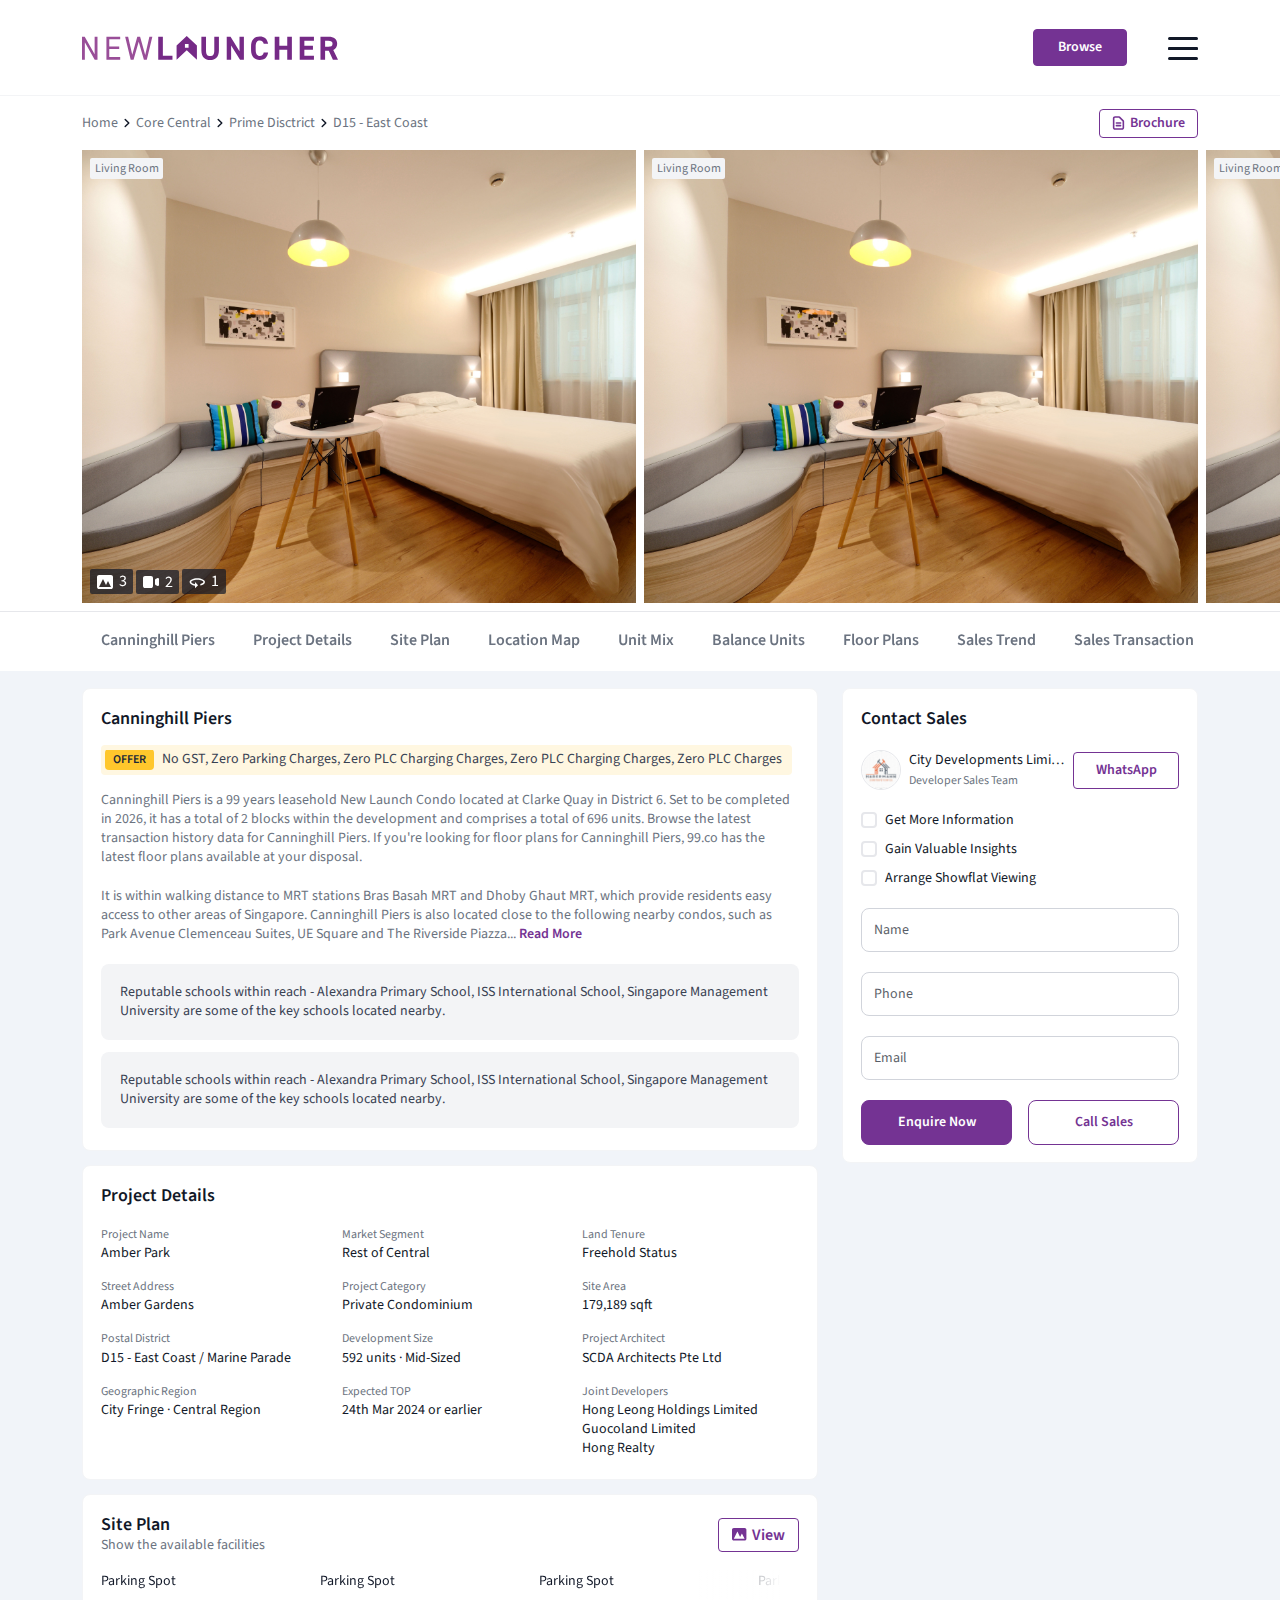
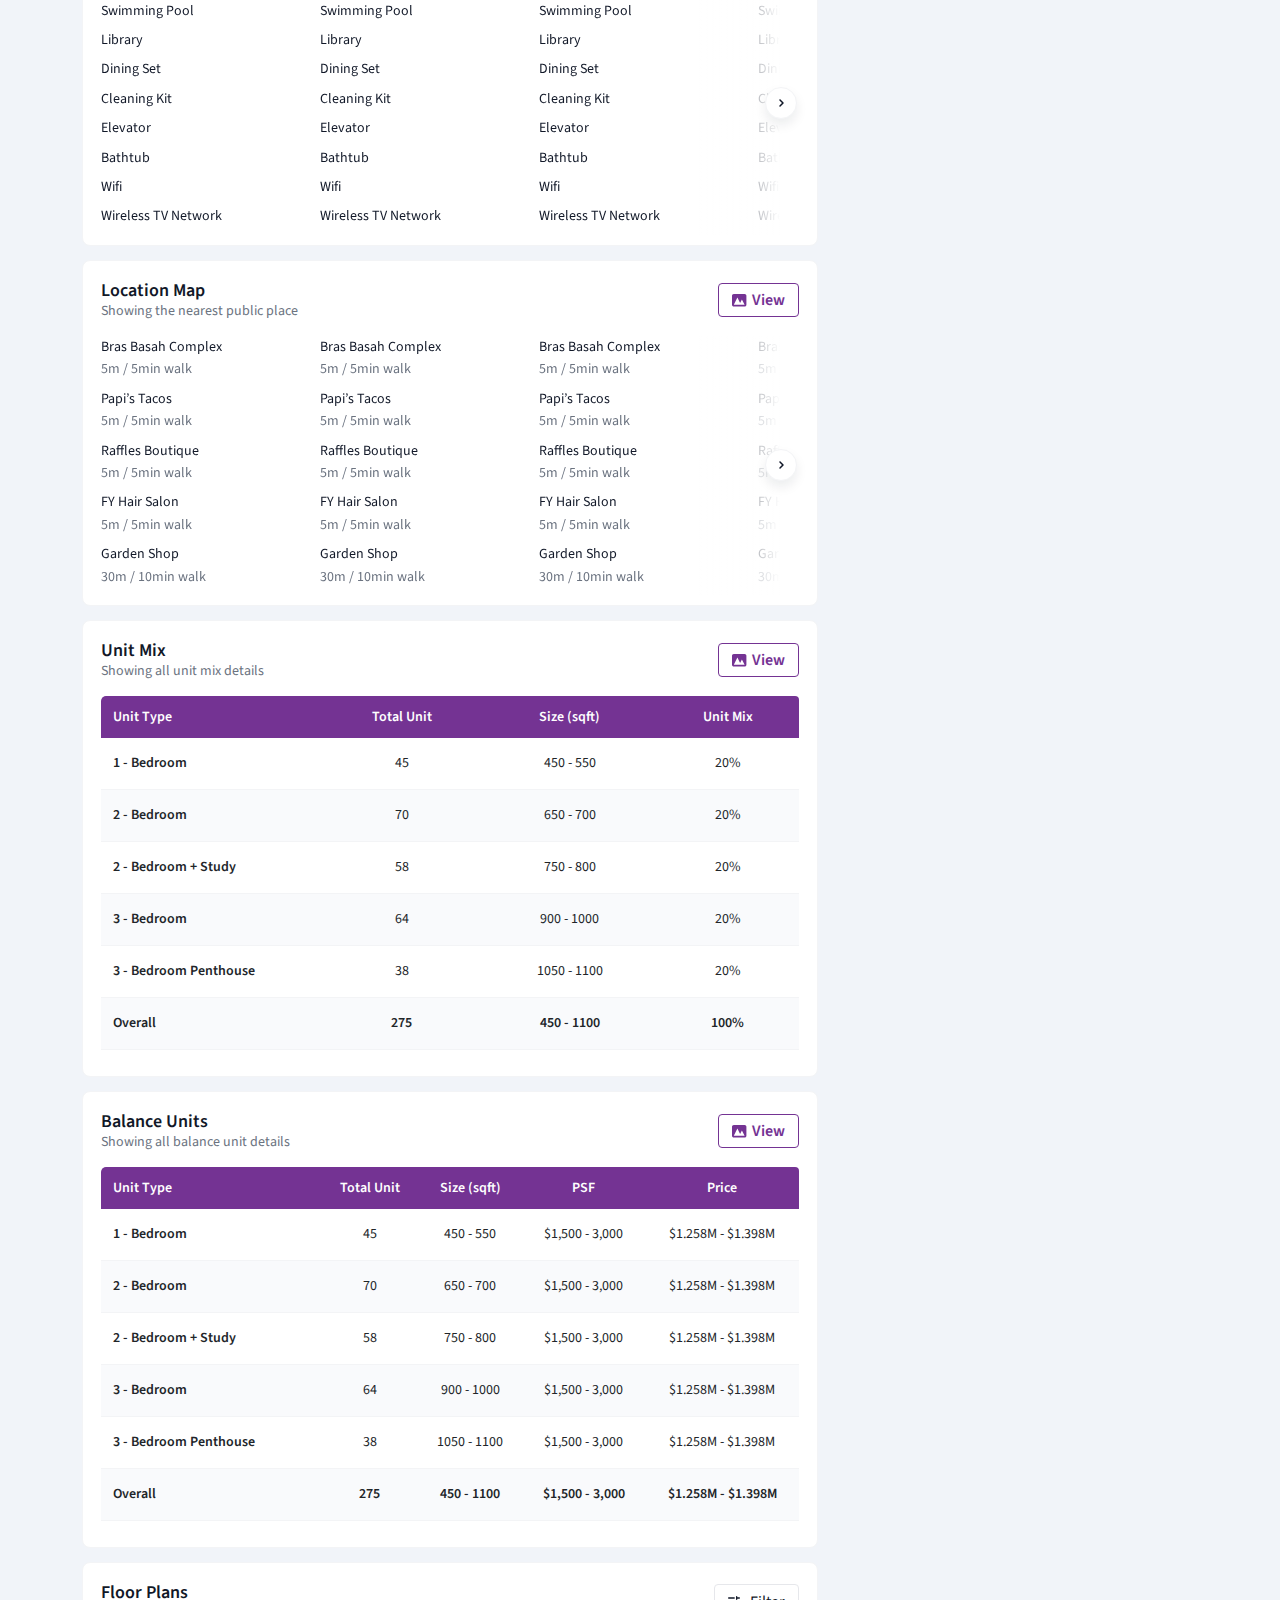
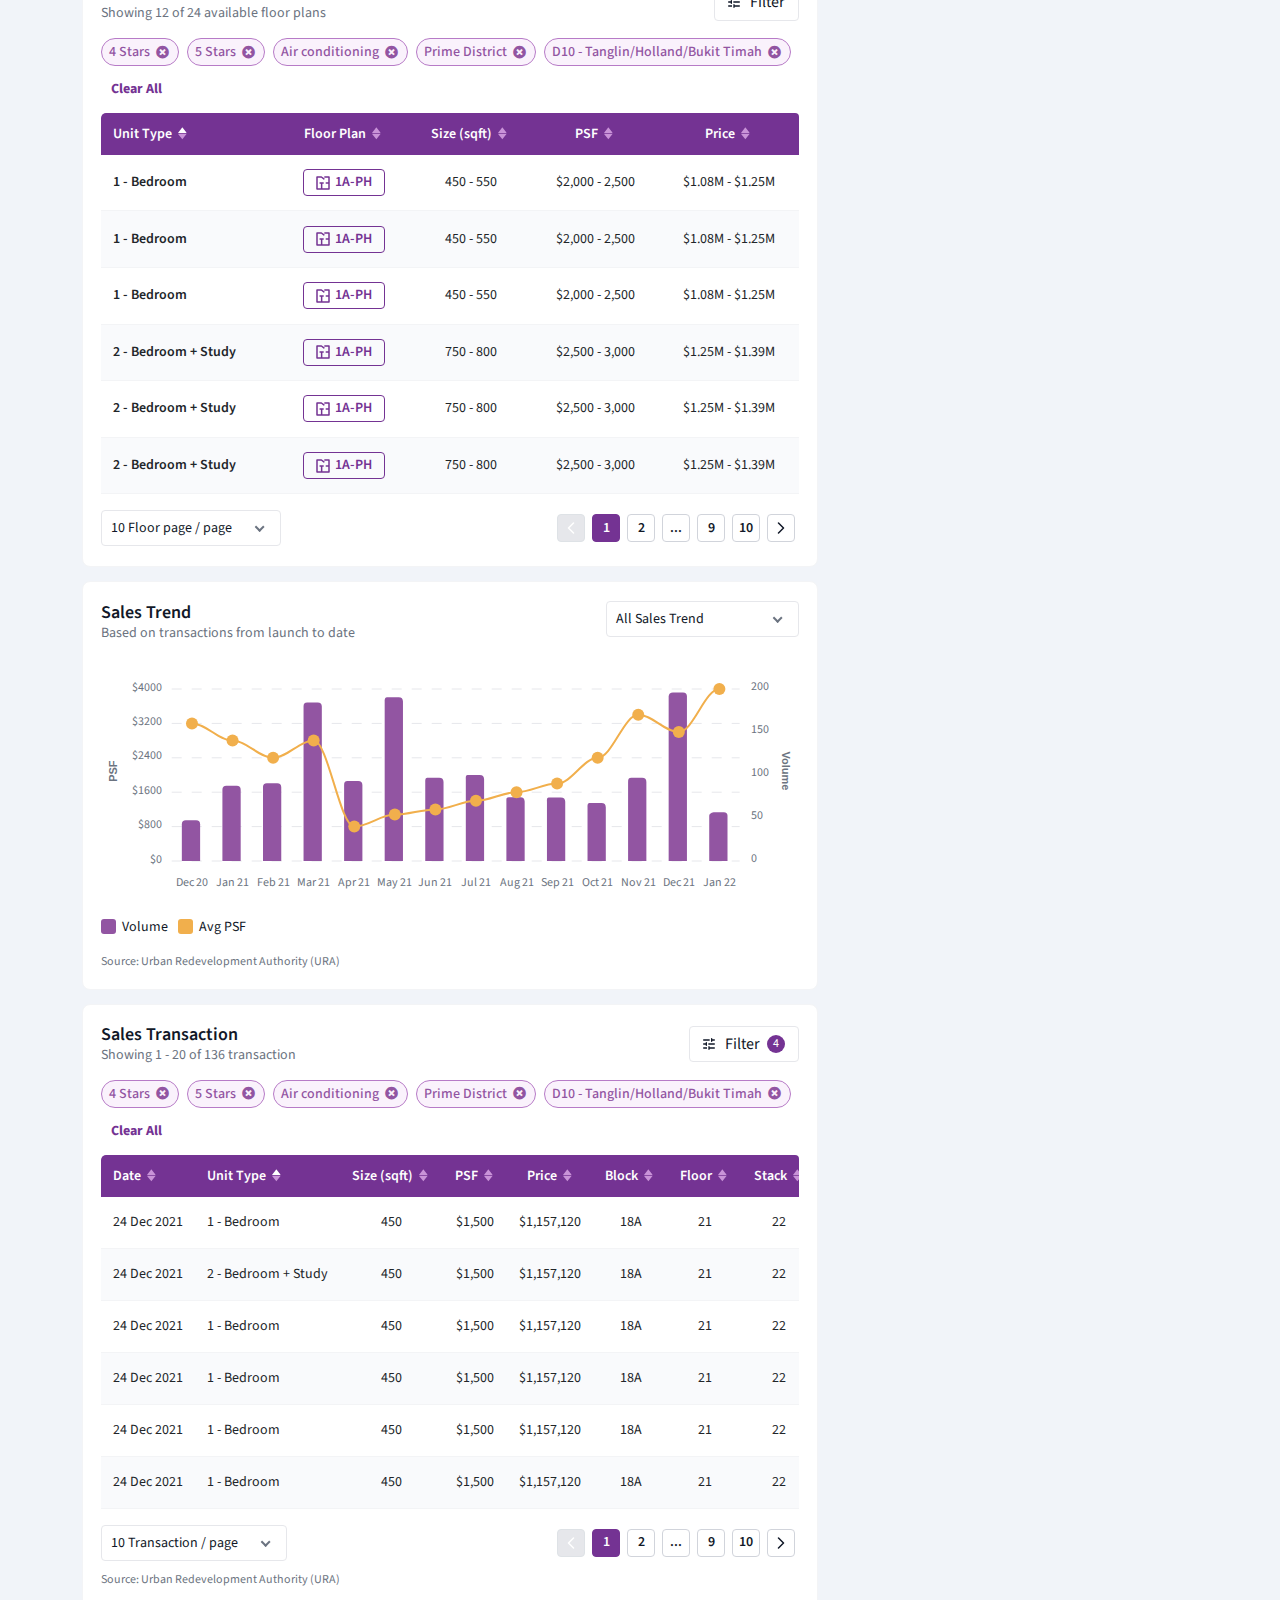
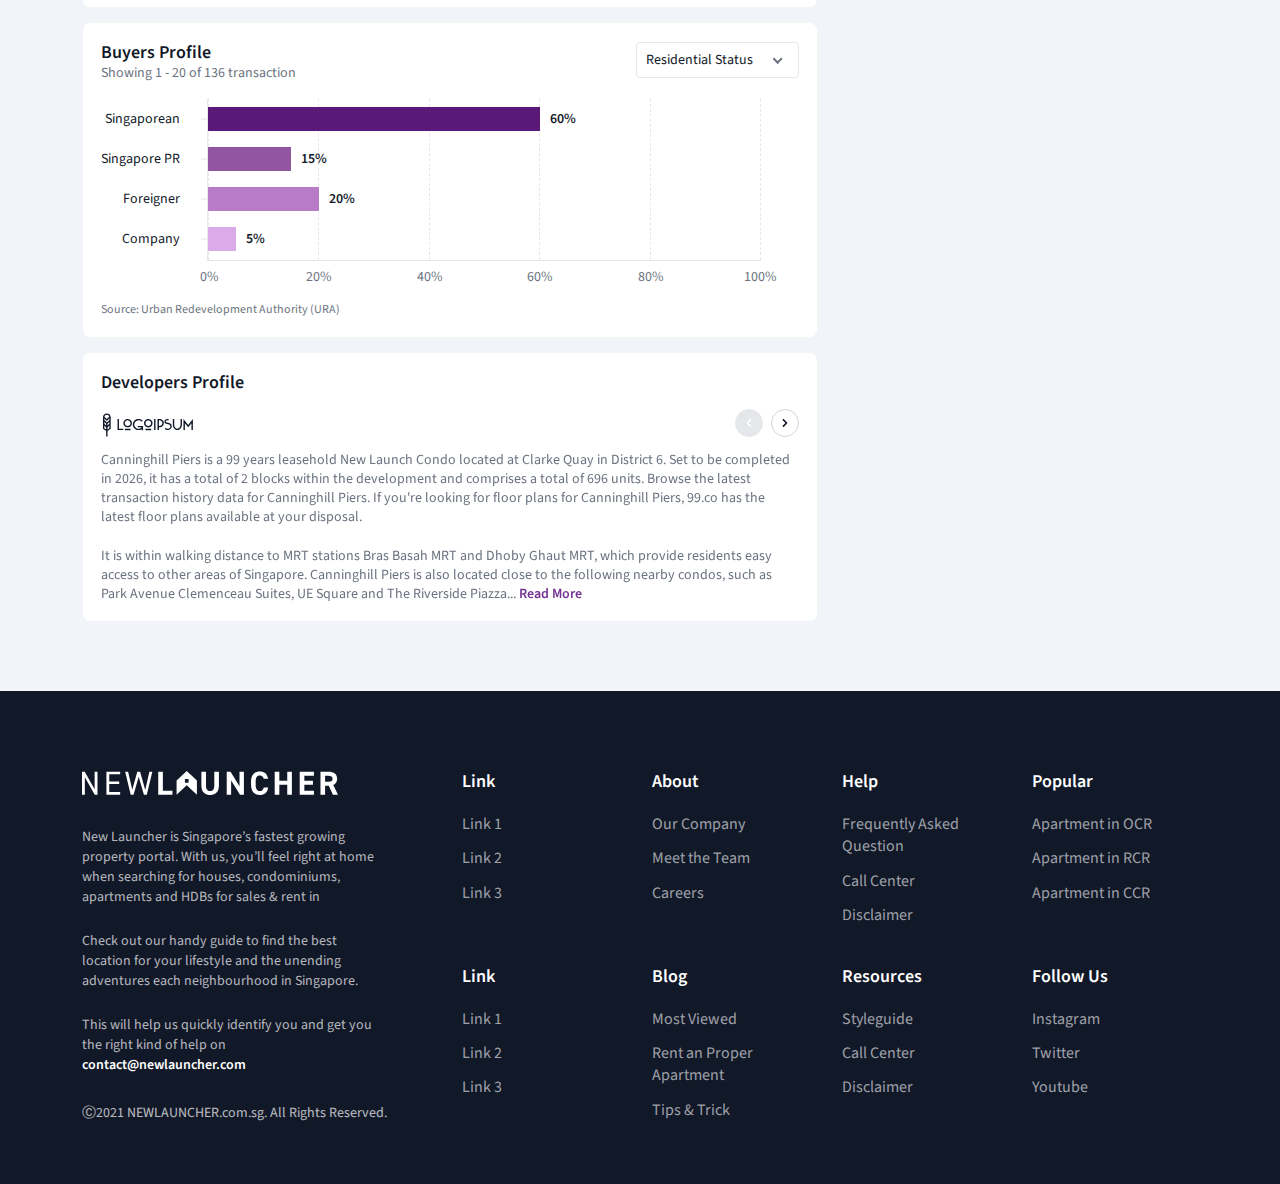
<file: properties-details2.html>
<!DOCTYPE html>
<html class="no-js" lang="">
  <head>
    <meta charset="utf-8" />
    <title>Newlauncher</title>
    <meta name="viewport" content="width=device-width, initial-scale=1" />
    <link rel="stylesheet" href="assets/css/bootstrap.min.css" />
    <link rel="stylesheet" href="assets/css/fontawesome-all.css" />
    <link rel="stylesheet" href="assets/css/swiper.min.css" />
    <link rel="stylesheet" href="assets/plugins/lightgallery/css/lightgallery.min.css" />
    <link rel="stylesheet" href="assets/plugins/lightgallery/css/lightgallery-bundle.min.css" />
    <link rel="stylesheet" href="https://unpkg.com/swiper/swiper-bundle.min.css" />
    <link rel="stylesheet" href="assets/sass/style.css" />
  </head>
  <body>
    <main class="page-root" id="root">
      <header class="header-area">
        <div class="header-top">
          <div class="container">
            <nav class="navbar">
              <a href="#" class="brand">
                <img src="assets/img/logo.svg" class="d-none d-sm-block" alt="" /><!--For Lg Device-->
                <img src="assets/img/logo-sm.svg" class="d-sm-none" alt="" /><!--For Sm Device-->
              </a>
              <div class="ms-auto d-flex flex-wrap align-items-center">
                <a href="#" class="btn btn-primary">Browse</a>
                <button class="toggle-sidenav nav-toggle-btn">
                  <span></span>
                  <span></span>
                  <span></span>
                  <span></span>
                </button>
              </div>
            </nav>
          </div>
        </div>
        <!-- SIDE MENU WRAPPER -->
        <div class="side-menu-wrapper">
          <!-- SIDE NAV TOGGLE -->
          <button class="toggle-sidenav nav-toggle-btn has-bg-icon open"></button>
          <!-- NAVBAR MAIN -->
          <div class="main-nav-wrap">
            <div class="side-menu-header d-flex align-items-center">
              <h4 class="title d-none d-md-block">Menu</h4>
              <a href="#" class="d-block d-md-none"><img src="assets/img/logo-sm.svg" alt="" /></a>
            </div>
            <ul class="side-navbar-nav">
              <!-- Nav Item -->
              <li>
                <a href="#">Downtown Core</a>
                <!-- Child Nav Wrapper -->
                <div class="child-nav-wrapper">
                  <div class="side-menu-header d-flex align-items-center">
                    <button class="btn-back-icon"></button>
                    <h4 class="title me-auto">Desired Location</h4>
                  </div>
                  <ul class="side-navbar-nav">
                    <li>
                      <a href="#">
                        <span>
                          <small>Central Region</small>
                          Downtown Core
                        </span>
                      </a>
                      <!-- Child Nav Wrapper -->
                      <div class="child-nav-wrapper">
                        <div class="side-menu-header d-flex align-items-center">
                          <button class="btn-back-icon"></button>
                          <h4 class="title me-auto"><small>Central Region</small>Desired Location</h4>
                        </div>
                        <ul class="side-navbar-nav">
                          <li>
                            <a href="#">
                              <span>
                                <small>Central Region</small>
                                Boat Quay / Raffle Place / Marina
                              </span>
                            </a>
                          </li>
                          <li>
                            <a href="#">
                              <span>
                                <small>Central Region</small>
                                Boat Quay / Raffle Place / Marina
                              </span>
                            </a>
                          </li>
                          <li>
                            <a href="#">
                              <span>
                                <small>Central Region</small>
                                Boat Quay / Raffle Place / Marina
                              </span>
                            </a>
                          </li>
                          <li>
                            <a href="#">
                              <span>
                                <small>Central Region</small>
                                Boat Quay / Raffle Place / Marina
                              </span>
                            </a>
                          </li>
                          <li>
                            <a href="#">
                              <span>
                                <small>Central Region</small>
                                Boat Quay / Raffle Place / Marina
                              </span>
                            </a>
                          </li>
                          <li>
                            <a href="#">
                              <span>
                                <small>Central Region</small>
                                Boat Quay / Raffle Place / Marina
                              </span>
                            </a>
                          </li>
                          <li>
                            <a href="#">
                              <span>
                                <small>Central Region</small>
                                Boat Quay / Raffle Place / Marina
                              </span>
                            </a>
                          </li>
                        </ul>
                        <!-- SIDNAV FOOTER -->
                        <div class="sidenav-footer">
                          <a href="#" class="btn btn-primary w-100">
                            View All 154 Launches
                            <span class="d-block fw-400">Sorted by location demand</span>
                          </a>
                        </div>
                      </div>
                    </li>
                    <li>
                      <a href="#">
                        <span>
                          <small>Central Region</small>
                          Prime District
                        </span>
                      </a>
                      <!-- Child Nav Wrapper -->
                      <div class="child-nav-wrapper">
                        <div class="side-menu-header d-flex align-items-center">
                          <button class="btn-back-icon"></button>
                          <h4 class="title me-auto"><small>Central Region</small>Desired Location</h4>
                        </div>
                        <ul class="side-navbar-nav">
                          <li>
                            <a href="#">
                              <span>
                                <small>Central Region</small>
                                Boat Quay / Raffle Place / Marina
                              </span>
                            </a>
                          </li>
                          <li>
                            <a href="#">
                              <span>
                                <small>Central Region</small>
                                Boat Quay / Raffle Place / Marina
                              </span>
                            </a>
                          </li>
                          <li>
                            <a href="#">
                              <span>
                                <small>Central Region</small>
                                Boat Quay / Raffle Place / Marina
                              </span>
                            </a>
                          </li>
                          <li>
                            <a href="#">
                              <span>
                                <small>Central Region</small>
                                Boat Quay / Raffle Place / Marina
                              </span>
                            </a>
                          </li>
                          <li>
                            <a href="#">
                              <span>
                                <small>Central Region</small>
                                Boat Quay / Raffle Place / Marina
                              </span>
                            </a>
                          </li>
                          <li>
                            <a href="#">
                              <span>
                                <small>Central Region</small>
                                Boat Quay / Raffle Place / Marina
                              </span>
                            </a>
                          </li>
                          <li>
                            <a href="#">
                              <span>
                                <small>Central Region</small>
                                Boat Quay / Raffle Place / Marina
                              </span>
                            </a>
                          </li>
                        </ul>
                        <!-- SIDNAV FOOTER -->
                        <div class="sidenav-footer">
                          <a href="#" class="btn btn-primary w-100">
                            View All 154 Launches
                            <span class="d-block fw-400">Sorted by location demand</span>
                          </a>
                        </div>
                      </div>
                    </li>
                    <li>
                      <a href="#">
                        <span>
                          <small>Central Region</small>
                          City Fringe
                        </span>
                      </a>
                    </li>
                    <li><a href="#">West Region</a></li>
                    <li><a href="#">East Region</a></li>
                    <li><a href="#">North-east Region</a></li>
                    <li><a href="#">North Region</a></li>
                  </ul>
                  <!-- SIDNAV FOOTER -->
                  <div class="sidenav-footer">
                    <a href="#" class="btn btn-primary w-100">
                      View All 154 Launches
                      <span class="d-block fw-400">Sorted by location demand</span>
                    </a>
                  </div>
                </div>
              </li>
              <!-- Nav Item -->
              <li>
                <a href="#">Best Selling Launches</a>
                <!-- Child Nav Wrapper -->
                <div class="child-nav-wrapper">
                  <div class="side-menu-header d-flex align-items-center">
                    <button class="btn-back-icon"></button>
                    <h4 class="title me-auto">Desired Location</h4>
                  </div>
                  <ul class="side-navbar-nav">
                    <li>
                      <a href="#">
                        <span>
                          <small>Central Region</small>
                          Downtown Core
                        </span>
                      </a>
                      <!-- Child Nav Wrapper -->
                      <div class="child-nav-wrapper">
                        <div class="side-menu-header d-flex align-items-center">
                          <button class="btn-back-icon"></button>
                          <h4 class="title me-auto"><small>Central Region</small>Desired Location</h4>
                        </div>
                        <ul class="side-navbar-nav">
                          <li>
                            <a href="#">
                              <span>
                                <small>Central Region</small>
                                Boat Quay / Raffle Place / Marina
                              </span>
                            </a>
                          </li>
                          <li>
                            <a href="#">
                              <span>
                                <small>Central Region</small>
                                Boat Quay / Raffle Place / Marina
                              </span>
                            </a>
                          </li>
                          <li>
                            <a href="#">
                              <span>
                                <small>Central Region</small>
                                Boat Quay / Raffle Place / Marina
                              </span>
                            </a>
                          </li>
                          <li>
                            <a href="#">
                              <span>
                                <small>Central Region</small>
                                Boat Quay / Raffle Place / Marina
                              </span>
                            </a>
                          </li>
                          <li>
                            <a href="#">
                              <span>
                                <small>Central Region</small>
                                Boat Quay / Raffle Place / Marina
                              </span>
                            </a>
                          </li>
                          <li>
                            <a href="#">
                              <span>
                                <small>Central Region</small>
                                Boat Quay / Raffle Place / Marina
                              </span>
                            </a>
                          </li>
                          <li>
                            <a href="#">
                              <span>
                                <small>Central Region</small>
                                Boat Quay / Raffle Place / Marina
                              </span>
                            </a>
                          </li>
                        </ul>
                        <!-- SIDNAV FOOTER -->
                        <div class="sidenav-footer">
                          <a href="#" class="btn btn-primary w-100">
                            View All 154 Launches
                            <span class="d-block fw-400">Sorted by location demand</span>
                          </a>
                        </div>
                      </div>
                    </li>
                    <li>
                      <a href="#">
                        <span>
                          <small>Central Region</small>
                          Prime District
                        </span>
                      </a>
                      <!-- Child Nav Wrapper -->
                      <div class="child-nav-wrapper">
                        <div class="side-menu-header d-flex align-items-center">
                          <button class="btn-back-icon"></button>
                          <h4 class="title me-auto"><small>Central Region</small>Desired Location</h4>
                        </div>
                        <ul class="side-navbar-nav">
                          <li>
                            <a href="#">
                              <span>
                                <small>Central Region</small>
                                Boat Quay / Raffle Place / Marina
                              </span>
                            </a>
                          </li>
                          <li>
                            <a href="#">
                              <span>
                                <small>Central Region</small>
                                Boat Quay / Raffle Place / Marina
                              </span>
                            </a>
                          </li>
                          <li>
                            <a href="#">
                              <span>
                                <small>Central Region</small>
                                Boat Quay / Raffle Place / Marina
                              </span>
                            </a>
                          </li>
                          <li>
                            <a href="#">
                              <span>
                                <small>Central Region</small>
                                Boat Quay / Raffle Place / Marina
                              </span>
                            </a>
                          </li>
                          <li>
                            <a href="#">
                              <span>
                                <small>Central Region</small>
                                Boat Quay / Raffle Place / Marina
                              </span>
                            </a>
                          </li>
                          <li>
                            <a href="#">
                              <span>
                                <small>Central Region</small>
                                Boat Quay / Raffle Place / Marina
                              </span>
                            </a>
                          </li>
                          <li>
                            <a href="#">
                              <span>
                                <small>Central Region</small>
                                Boat Quay / Raffle Place / Marina
                              </span>
                            </a>
                          </li>
                        </ul>
                        <!-- SIDNAV FOOTER -->
                        <div class="sidenav-footer">
                          <a href="#" class="btn btn-primary w-100">
                            View All 154 Launches
                            <span class="d-block fw-400">Sorted by location demand</span>
                          </a>
                        </div>
                      </div>
                    </li>
                    <li>
                      <a href="#">
                        <span>
                          <small>Central Region</small>
                          City Fringe
                        </span>
                      </a>
                    </li>
                    <li><a href="#">West Region</a></li>
                    <li><a href="#">East Region</a></li>
                    <li><a href="#">North-east Region</a></li>
                    <li><a href="#">North Region</a></li>
                  </ul>
                  <!-- SIDNAV FOOTER -->
                  <div class="sidenav-footer">
                    <a href="#" class="btn btn-primary w-100">
                      View All 154 Launches
                      <span class="d-block fw-400">Sorted by location demand</span>
                    </a>
                  </div>
                </div>
              </li>
              <!-- Nav Item -->
              <li><a href="#">Newest Launches</a></li>
              <!-- Nav Item -->
              <li><a href="#">Nearest TOP</a></li>
              <!-- Nav Item -->
              <li><a href="#">Completed Projects</a></li>
              <!-- Nav Item -->
              <li>
                <a href="#">Reputable Developers</a>
              </li>
              <!-- Nav Item -->
              <li><a href="#">Desired Locations</a></li>
              <!-- Nav Item -->
              <li><a href="#">Market Segments</a></li>
              <!-- Nav Item -->
              <li><a href="#">Nearest to MRT</a></li>
              <!-- Nav Item -->
              <li><a href="#">Project Size</a></li>

              <!-- Nav Item -->
              <li><a href="#">Desired Locations</a></li>
              <!-- Nav Item -->
              <li><a href="#">Market Segments</a></li>
              <!-- Nav Item -->
              <li><a href="#">Nearest to MRT</a></li>
              <!-- Nav Item -->
              <li><a href="#">Project Size</a></li>
            </ul>
          </div>
          <!-- SIDNAV FOOTER -->
          <div class="sidenav-footer">
            <a href="#" class="btn btn-primary w-100">
              View All 154 Launches
              <span class="d-block fw-400">Listed & updated by verified sales teams</span>
            </a>
          </div>
        </div>
      </header>
      <div class="page-top-header">
        <div class="container d-flex align-items-center">
          <ul class="breadcrumb me-auto mb-0 d-none d-md-flex">
            <li><a href="#">Home</a></li>
            <li><a href="#">Core Central</a></li>
            <li><a href="#">Prime Disctrict</a></li>
            <li><a href="#">D15 - East Coast</a></li>
          </ul>
          <!-- SM PAGINATION -->
          <ul class="breadcrumb me-auto mb-0 d-md-none">
            <li><a href="#">Home</a></li>
            <li><a href="#">CCR</a></li>
            <li><a href="#">Prime Disctrict</a></li>
            <li><a href="#">D15</a></li>
          </ul>
          <a href="#" class="btn btn-sm btn-outline-primary d-inline-flex align-items-center">
            <span class="icon-left d-inline-flex">
              <svg width="13" height="14" viewBox="0 0 13 14" fill="none">
                <path
                  d="M4.42223 7H8.57778H4.42223ZM4.42223 9.66667H8.57778H4.42223ZM9.96297 13H3.03704C2.66967 13 2.31734 12.8595 2.05757 12.6095C1.79779 12.3594 1.65186 12.0203 1.65186 11.6667V2.33333C1.65186 1.97971 1.79779 1.64057 2.05757 1.39052C2.31734 1.14048 2.66967 1 3.03704 1H6.90586C7.08954 1.00004 7.26567 1.0703 7.39553 1.19533L11.1452 4.80467C11.2751 4.92966 11.3481 5.0992 11.3482 5.276V11.6667C11.3482 12.0203 11.2022 12.3594 10.9424 12.6095C10.6827 12.8595 10.3303 13 9.96297 13Z"
                  stroke="#743393"
                  stroke-width="1.6"
                  stroke-linecap="round"
                  stroke-linejoin="round"
                />
              </svg>
            </span>
            Brochure
          </a>
        </div>
      </div>
      <section class="media-section">
        <div class="container">
          <div class="media-slide-container swiper-container">
            <div id="media-thumbnails-gallery" class="swiper-wrapper">
              <!-- >>>>>>>>>>>>>>>>>>>> IMAGES <<<<<<<<<<<<<<<<<<<<<< -->
              <!-- SLIDE ITEM IMAGE -->
              <div data-src="assets/img/media/lg/3.jpg" title="Living Room" class="a-slide an-image swiper-slide">
                <div class="media-wrap">
                  <div class="thumb"><img src="assets/img/media/3.jpg" alt="" /></div>
                  <span class="badge badge-top badge-light">Living Room</span>
                </div>
              </div>
              <!-- SLIDE ITEM IMAGE -->
              <div data-src="assets/img/media/lg/3.jpg" title="Living Room" class="a-slide an-image swiper-slide">
                <div class="media-wrap">
                  <div class="thumb"><img src="assets/img/media/3.jpg" alt="" /></div>
                  <span class="badge badge-top badge-light">Living Room</span>
                </div>
              </div>
              <!-- SLIDE ITEM IMAGE -->
              <div data-src="assets/img/media/lg/3.jpg" title="Living Room" class="a-slide an-image swiper-slide">
                <div class="media-wrap">
                  <div class="thumb"><img src="assets/img/media/3.jpg" alt="" /></div>
                  <span class="badge badge-top badge-light">Living Room</span>
                </div>
              </div>
              <!-- >>>>>>>>>>>>>>>>>>>> VIDEOS <<<<<<<<<<<<<<<<<<<<<< -->
              <!-- SLIDE ITEM VIDEOS -->
              <div
                data-video='{"source": [{"src":"https://newlaunch.oss-ap-southeast-1.aliyuncs.com/ap-intro.mp4", "type":"video/mp4"}], "attributes": {"preload": false, "playsinline": true, "controls": true}}'
                data-poster="assets/img/media/2.jpg"
                title="Bed Room"
                class="a-slide swiper-slide"
              >
                <div class="media-wrap">
                  <div class="thumb">
                    <img class="thumb" src="assets/img/media/2.jpg" alt="" />
                  </div>
                  <span class="badge badge-top badge-light">Bed Room</span>
                </div>
              </div>
              <!-- SLIDE ITEM VIDEOS -->
              <div
                data-video='{"source": [{"src":"https://newlaunch.oss-ap-southeast-1.aliyuncs.com/ap-intro.mp4", "type":"video/mp4"}], "attributes": {"preload": false, "playsinline": true, "controls": true}}'
                data-poster="assets/img/media/2.jpg"
                title="Bed Room"
                class="a-slide swiper-slide"
              >
                <div class="media-wrap">
                  <div class="thumb">
                    <img class="thumb" src="assets/img/media/2.jpg" alt="" />
                  </div>
                  <span class="badge badge-top badge-light">Bed Room</span>
                </div>
              </div>
              <!-- >>>>>>>>>>>>>>>>>>>> 3D TOUR <<<<<<<<<<<<<<<<<<<<<< -->
              <!-- SLIDE ITEM 3D TOUR -->
              <div data-src="https://my.matterport.com/show/?m=y1seCrY4mbh&play=1" data-iframe="true" title="Project Image" class="a-slide swiper-slide">
                <div class="media-wrap">
                  <div class="thumb gallery-item">
                    <img src="assets/img/media/1.jpg" alt="" />
                  </div>
                  <span class="badge badge-top badge-light">Project Image</span>
                </div>
              </div>
            </div>
            <!-- >>>>>>>>>>>>>>>>>>>> CONTROLS <<<<<<<<<<<<<<<<<<<<<< -->
            <ul class="bottom-left-icons reset-ul d-flex align-items-center">
              <li>
                <span class="badge badge-dark-4 badge-img-count d-inline-flex align-items-center badge-photos">
                  <svg class="icon" width="16" height="14" viewBox="0 0 16 14" fill="none" xmlns="http://www.w3.org/2000/svg">
                    <path
                      fill-rule="evenodd"
                      clip-rule="evenodd"
                      d="M2 0C1.46957 0 0.960859 0.210714 0.585786 0.585786C0.210714 0.960859 0 1.46957 0 2V12C0 12.5304 0.210714 13.0391 0.585786 13.4142C0.960859 13.7893 1.46957 14 2 14H14C14.5304 14 15.0391 13.7893 15.4142 13.4142C15.7893 13.0391 16 12.5304 16 12V2C16 1.46957 15.7893 0.960859 15.4142 0.585786C15.0391 0.210714 14.5304 0 14 0H2ZM14 12H2L6 4L9 10L11 6L14 12Z"
                      fill="white"
                    />
                  </svg>
                  3
                </span>
              </li>
              <li>
                <span class="badge badge-dark-4 badge-img-count d-inline-flex align-items-center badge-videos">
                  <svg class="icon" width="16" height="12" viewBox="0 0 16 12" fill="none" xmlns="http://www.w3.org/2000/svg">
                    <path
                      d="M0 2C0 1.46957 0.210714 0.960859 0.585786 0.585786C0.960859 0.210714 1.46957 0 2 0H8C8.53043 0 9.03914 0.210714 9.41421 0.585786C9.78929 0.960859 10 1.46957 10 2V10C10 10.5304 9.78929 11.0391 9.41421 11.4142C9.03914 11.7893 8.53043 12 8 12H2C1.46957 12 0.960859 11.7893 0.585786 11.4142C0.210714 11.0391 0 10.5304 0 10V2ZM12.553 3.106C12.3869 3.18899 12.2472 3.31658 12.1496 3.47447C12.0519 3.63237 12.0001 3.81434 12 4V8C12.0001 8.18566 12.0519 8.36763 12.1496 8.52553C12.2472 8.68342 12.3869 8.81101 12.553 8.894L14.553 9.894C14.7054 9.97017 14.8748 10.0061 15.045 9.99845C15.2152 9.99079 15.3806 9.93975 15.5256 9.85019C15.6706 9.76064 15.7902 9.63552 15.8733 9.48673C15.9563 9.33793 15.9999 9.17039 16 9V3C15.9999 2.82961 15.9563 2.66207 15.8733 2.51327C15.7902 2.36448 15.6706 2.23936 15.5256 2.14981C15.3806 2.06025 15.2152 2.00921 15.045 2.00155C14.8748 1.99388 14.7054 2.02983 14.553 2.106L12.553 3.106Z"
                      fill="white"
                    />
                  </svg>
                  2
                </span>
              </li>
              <li>
                <span class="badge badge-dark-4 badge-img-count d-inline-flex align-items-center badge-tour">
                  <svg class="icon icon-rotate" width="18" height="12" viewBox="0 0 18 12" fill="none" xmlns="http://www.w3.org/2000/svg">
                    <path
                      d="M8.99996 0.833252C4.39996 0.833252 0.666626 2.69992 0.666626 4.99992C0.666626 6.86659 3.11663 8.44159 6.49996 8.97492V11.6666L9.83329 8.33325L6.49996 4.99992V7.27492C3.87496 6.80825 2.33329 5.69159 2.33329 4.99992C2.33329 4.11659 4.86663 2.49992 8.99996 2.49992C13.1333 2.49992 15.6666 4.11659 15.6666 4.99992C15.6666 5.60825 14.45 6.57492 12.3333 7.10825V8.81659C15.275 8.17492 17.3333 6.70825 17.3333 4.99992C17.3333 2.69992 13.6 0.833252 8.99996 0.833252V0.833252Z"
                      fill="white"
                    />
                  </svg>

                  1
                </span>
              </li>
            </ul>
          </div>
        </div>
      </section>

      <section class="tab-header-sticky content-tab-header-section">
        <div class="container">
          <div class="content-tab-header">
            <div class="swiper-container">
              <div class="swiper-wrapper">
                <div class="swiper-slide -slide--">
                  <a href="#section-1" class="link-item">Canninghill Piers</a>
                </div>
                <div class="swiper-slide -slide--">
                  <a href="#section-2" class="link-item">Project Details</a>
                </div>
                <div class="swiper-slide -slide--">
                  <a href="#section-3" class="link-item">Site Plan</a>
                </div>
                <div class="swiper-slide -slide--">
                  <a href="#section-4" class="link-item">Location Map</a>
                </div>
                <div class="swiper-slide -slide--">
                  <a href="#section-5" class="link-item">Unit Mix</a>
                </div>
                <div class="swiper-slide -slide--">
                  <a href="#section-6" class="link-item">Balance Units</a>
                </div>
                <div class="swiper-slide -slide--">
                  <a href="#section-7" class="link-item">Floor Plans</a>
                </div>
                <div class="swiper-slide -slide--">
                  <a href="#section-8" class="link-item">Sales Trend</a>
                </div>
                <div class="swiper-slide -slide--">
                  <a href="#section-9" class="link-item">Sales Transaction</a>
                </div>
                <div class="swiper-slide -slide--">
                  <a href="#section-10" class="link-item">Buyers Profile</a>
                </div>
                <div class="swiper-slide -slide--">
                  <a href="#section-11" class="link-item">Developers Profile</a>
                </div>
                <!-- <div class="swiper-slide">
                  <a href="#" class="link-item">Sales Trend</a>
                </div> -->
                <!-- <div class="swiper-slide">
                  <a href="#" class="link-item">Sales Transaction</a>
                </div> -->
              </div>
            </div>
            <!-- <div class="prev-btn-wrap">
              <button class="light_prev_btn">
                <svg width="6" height="8" viewBox="0 0 6 8" fill="none">
                  <path
                    fill-rule="evenodd"
                    clip-rule="evenodd"
                    d="M5.10504 0.339064C5.25085 0.484919 5.33276 0.682714 5.33276 0.888952C5.33276 1.09519 5.25085 1.29299 5.10504 1.43884L2.54382 4.00006L5.10504 6.56129C5.24672 6.70798 5.32512 6.90444 5.32334 7.10838C5.32157 7.31231 5.23977 7.50738 5.09557 7.65159C4.95136 7.79579 4.75628 7.87759 4.55235 7.87937C4.34842 7.88114 4.15195 7.80274 4.00526 7.66106L0.894152 4.54995C0.748341 4.4041 0.666429 4.2063 0.666429 4.00006C0.666429 3.79382 0.748341 3.59603 0.894152 3.45017L4.00526 0.339064C4.15112 0.193253 4.34891 0.111341 4.55515 0.111341C4.76139 0.111341 4.95919 0.193253 5.10504 0.339064Z"
                    fill="#111828"
                  />
                </svg>
              </button>
            </div>
            <div class="next-btn-wrap">
              <button class="light_next_btn">
                <svg width="6" height="8" viewBox="0 0 6 8" fill="none">
                  <path
                    fill-rule="evenodd"
                    clip-rule="evenodd"
                    d="M0.894959 7.66094C0.749148 7.51508 0.667236 7.31729 0.667236 7.11105C0.667236 6.90481 0.749148 6.70701 0.894959 6.56116L3.45618 3.99994L0.894959 1.43871C0.753281 1.29202 0.674885 1.09556 0.676657 0.891625C0.678429 0.687694 0.760227 0.492618 0.904434 0.348412C1.04864 0.204205 1.24372 0.122407 1.44765 0.120635C1.65158 0.118863 1.84805 0.197259 1.99474 0.338937L5.10585 3.45005C5.25166 3.5959 5.33357 3.7937 5.33357 3.99994C5.33357 4.20618 5.25166 4.40397 5.10585 4.54983L1.99474 7.66094C1.84888 7.80675 1.65109 7.88866 1.44485 7.88866C1.23861 7.88866 1.04081 7.80675 0.894959 7.66094Z"
                    fill="white"
                  />
                </svg>
              </button>
            </div> -->
          </div>
        </div>
      </section>
      <section class="content-details-section">
        <div class="container">
          <div class="row">
            <div class="col-xl-8 col-lg-7">
              <!-- ITEM -->
              <div id="section-1" class="panel-card">
                <div class="card-header">
                  <h2 class="title">Canninghill Piers</h2>
                </div>
                <style>
                  .-offer-bar-- {
                    width: 100%;
                  }
                  .-offer-bar--.-card-- {
                    padding: 0px 20px;
                    margin-top: 16px;
                  }
                  .-offer-bar--.-para-- {
                    padding: 0px 18px;
                    margin-bottom: 16px;
                  }
                  .-offer-bar--.-fit-content-- .-bar-- {
                    max-width: fit-content;
                    margin: 0;
                  }
                  .-offer-bar-- .-bar-- {
                    background: #fff7e1;
                    padding: 5px 10px 5px 4px;
                    margin: 0 auto;
                    border-radius: 4px;
                  }
                  .-offer-bar-- .-bar-- p {
                    font-family: "Source Sans Pro";
                    width: 100%;
                    text-overflow: ellipsis;
                    overflow: hidden;
                    white-space: nowrap;
                    font-style: normal;
                    font-weight: 400;
                    font-size: 14px;
                    line-height: 140%;
                    color: #384152;
                  }
                  .-offer-bar-- .-bar-- p span {
                    font-weight: 600;
                    font-size: 12px;
                    line-height: 120%;
                    text-transform: uppercase;
                    padding: 2px 8px;
                    text-align: center;
                    border-radius: 4px;
                    margin-right: 8px;
                    color: #202938;
                    background: #ffc72c;
                  }
                  @media only screen and (max-width: 575.98px) {
                    .-offer-bar--.-card-- {
                      padding: 0px 12px;
                    }
                    .-offer-bar--.-para-- {
                      padding: 0px 18px;
                    }
                  }
                </style>
                <!-- Offer -->
                <div class="-offer-bar-- -para-- -fit-content--">
                  <div class="-bar--">
                    <p><span>Offer</span>No GST, Zero Parking Charges, Zero PLC Charging Charges, Zero PLC Charging Charges, Zero PLC Charges</p>
                  </div>
                </div>
                <div class="card-body">
                  <div class="text-content">
                    <p>
                      Canninghill Piers is a 99 years leasehold New Launch Condo located at Clarke Quay in District 6. Set to be completed in 2026, it has a total of 2 blocks within the development and comprises a total of 696
                      units. Browse the latest transaction history data for Canninghill Piers. If you're looking for floor plans for Canninghill Piers, 99.co has the latest floor plans available at your disposal.
                    </p>
                    <p>
                      It is within walking distance to MRT stations Bras Basah MRT and Dhoby Ghaut MRT, which provide residents easy access to other areas of Singapore. Canninghill Piers is also located close to the following
                      nearby condos, such as Park Avenue Clemenceau Suites, UE Square and The Riverside Piazza...
                      <span class="more-">Read More</span>
                    </p>
                    <div class="paras- -first">
                      <p>
                        Canninghill Piers is a 99 years leasehold New Launch Condo located at Clarke Quay in District 6. Set to be completed in 2026, it has a total of 2 blocks within the development and comprises a total of 696
                        units. Browse the latest transaction history data for Canninghill Piers. If you're looking for floor plans for Canninghill Piers, 99.co has the latest floor plans available at your disposal.
                        <span class="less-"></span>
                      </p>
                    </div>
                    <div class="gray-text-block">
                      <p>Reputable schools within reach - Alexandra Primary School, ISS International School, Singapore Management University are some of the key schools located nearby.</p>
                    </div>
                    <div class="gray-text-block">
                      <p>Reputable schools within reach - Alexandra Primary School, ISS International School, Singapore Management University are some of the key schools located nearby.</p>
                    </div>
                  </div>
                </div>
              </div>
              <div id="section-2" class="panel-card">
                <div class="card-header">
                  <h2 class="title">Project Details</h2>
                </div>
                <div class="card-body">
                  <div class="row">
                    <div class="col-md-4">
                      <div class="text_info_item">
                        <small>Project Name</small>
                        <p>Amber Park</p>
                      </div>
                      <div class="text_info_item">
                        <small>Street Address</small>
                        <p>Amber Gardens</p>
                      </div>
                      <div class="text_info_item">
                        <small>Postal District</small>
                        <p>D15 - East Coast / Marine Parade</p>
                      </div>
                      <div class="text_info_item">
                        <small>Geographic Region</small>
                        <p>City Fringe · Central Region</p>
                      </div>
                    </div>
                    <div class="col-md-4">
                      <div class="text_info_item">
                        <small>Market Segment</small>
                        <p>Rest of Central</p>
                      </div>
                      <div class="text_info_item">
                        <small>Project Category</small>
                        <p>Private Condominium</p>
                      </div>
                      <div class="text_info_item">
                        <small>Development Size</small>
                        <p>592 units · Mid-Sized</p>
                      </div>
                      <div class="text_info_item">
                        <small>Expected TOP</small>
                        <p>24th Mar 2024 or earlier</p>
                      </div>
                    </div>
                    <div class="col-md-4">
                      <div class="text_info_item">
                        <small>Land Tenure</small>
                        <p>Freehold Status</p>
                      </div>
                      <div class="text_info_item">
                        <small>Site Area</small>
                        <p>179,189 sqft</p>
                      </div>
                      <div class="text_info_item">
                        <small>Project Architect</small>
                        <p>SCDA Architects Pte Ltd</p>
                      </div>
                      <div class="text_info_item">
                        <small>Joint Developers</small>
                        <p>
                          Hong Leong Holdings Limited <br />
                          Guocoland Limited <br />
                          Hong Realty
                        </p>
                      </div>
                    </div>
                  </div>
                </div>
              </div>
              <div id="section-3" class="panel-card all">
                <div class="card-header">
                  <div class="d-flex align-items-center">
                    <div class="left-text me-auto">
                      <h2 class="title">Site Plan</h2>
                      <p>Show the available facilities</p>
                    </div>
                    <div class="right-text" id="site-plan-gallery">
                      <a href="assets/img/sections/site-plan.png" class="btn btn-outline-primary d-inline-flex align-items-center">
                        <span class="icon-left d-inline-flex">
                          <svg width="15" height="13" viewBox="0 0 15 13" fill="none" xmlns="http://www.w3.org/2000/svg">
                            <path
                              fill-rule="evenodd"
                              clip-rule="evenodd"
                              d="M1.8 0C1.32261 0 0.864773 0.189642 0.527208 0.527208C0.189642 0.864773 0 1.32261 0 1.8V10.8C0 11.2774 0.189642 11.7352 0.527208 12.0728C0.864773 12.4104 1.32261 12.6 1.8 12.6H12.6C13.0774 12.6 13.5352 12.4104 13.8728 12.0728C14.2104 11.7352 14.4 11.2774 14.4 10.8V1.8C14.4 1.32261 14.2104 0.864773 13.8728 0.527208C13.5352 0.189642 13.0774 0 12.6 0H1.8ZM12.6 10.8H1.8L5.4 3.6L8.1 9L9.9 5.4L12.6 10.8Z"
                              fill="#743393"
                            />
                          </svg>
                        </span>
                        View
                        <img src="assets/img/sections/site-plan.png" alt="" style="display: none" />
                      </a>
                      <a href="assets/img/sections/site-plan.png">
                        <img src="assets/img/sections/site-plan.png" alt="" style="display: none" />
                      </a>
                    </div>
                  </div>
                </div>
                <div class="card-body">
                  <div class="table__wrapper">
                    <div class="table-transparent text_info_list">
                      <div class="swipe-it">
                        <div class="swiper-wrapper">
                          <ul class="swiper-slide">
                            <li>Parking Spot</li>
                            <li>Swimming Pool</li>
                            <li>Library</li>
                            <li>Dining Set</li>
                            <li>Cleaning Kit</li>
                            <li>Elevator</li>
                            <li>Bathtub</li>
                            <li>Wifi</li>
                            <li>Wireless TV Network</li>
                          </ul>
                          <ul class="swiper-slide">
                            <li>Parking Spot</li>
                            <li>Swimming Pool</li>
                            <li>Library</li>
                            <li>Dining Set</li>
                            <li>Cleaning Kit</li>
                            <li>Elevator</li>
                            <li>Bathtub</li>
                            <li>Wifi</li>
                            <li>Wireless TV Network</li>
                          </ul>
                          <ul class="swiper-slide">
                            <li>Parking Spot</li>
                            <li>Swimming Pool</li>
                            <li>Library</li>
                            <li>Dining Set</li>
                            <li>Cleaning Kit</li>
                            <li>Elevator</li>
                            <li>Bathtub</li>
                            <li>Wifi</li>
                            <li>Wireless TV Network</li>
                          </ul>
                          <ul class="swiper-slide">
                            <li>Parking Spot</li>
                            <li>Swimming Pool</li>
                            <li>Library</li>
                            <li>Dining Set</li>
                            <li>Cleaning Kit</li>
                            <li>Elevator</li>
                            <li>Bathtub</li>
                            <li>Wifi</li>
                            <li>Wireless TV Network</li>
                          </ul>
                          <ul class="swiper-slide">
                            <li>Parking Spot</li>
                            <li>Swimming Pool</li>
                            <li>Library</li>
                            <li>Dining Set</li>
                            <li>Cleaning Kit</li>
                            <li>Elevator</li>
                            <li>Bathtub</li>
                            <li>Wifi</li>
                            <li>Wireless TV Network</li>
                          </ul>
                        </div>
                      </div>
                      <div class="moveit-back d-flex align-items-center justify-content-center"><button class="light-next-btn"></button></div>
                      <div class="moveit-next d-flex align-items-center justify-content-center"><button class="light-next-btn"></button></div>
                    </div>
                  </div>
                </div>
              </div>
              <div id="section-4" class="panel-card">
                <div class="card-header">
                  <div class="d-flex align-items-center">
                    <div class="left-text me-auto">
                      <h2 class="title">Location Map</h2>
                      <p>Showing the nearest public place</p>
                    </div>
                    <div class="right-text" id="location-map-gallery">
                      <a href="assets/img/sections/location-map.png" class="btn btn-outline-primary d-inline-flex align-items-center">
                        <span class="icon-left d-inline-flex">
                          <svg width="15" height="13" viewBox="0 0 15 13" fill="none" xmlns="http://www.w3.org/2000/svg">
                            <path
                              fill-rule="evenodd"
                              clip-rule="evenodd"
                              d="M1.8 0C1.32261 0 0.864773 0.189642 0.527208 0.527208C0.189642 0.864773 0 1.32261 0 1.8V10.8C0 11.2774 0.189642 11.7352 0.527208 12.0728C0.864773 12.4104 1.32261 12.6 1.8 12.6H12.6C13.0774 12.6 13.5352 12.4104 13.8728 12.0728C14.2104 11.7352 14.4 11.2774 14.4 10.8V1.8C14.4 1.32261 14.2104 0.864773 13.8728 0.527208C13.5352 0.189642 13.0774 0 12.6 0H1.8ZM12.6 10.8H1.8L5.4 3.6L8.1 9L9.9 5.4L12.6 10.8Z"
                              fill="#743393"
                            />
                          </svg>
                        </span>
                        View
                        <img src="assets/img/sections/location-map.png" alt="" style="display: none" />
                      </a>
                      <a href="assets/img/sections/location-map.png">
                        <img src="assets/img/sections/location-map.png" alt="" style="display: none" />
                      </a>
                    </div>
                  </div>
                </div>
                <div class="card-body">
                  <div class="table__wrapper">
                    <div class="table-transparent text_info_list -two">
                      <div class="swipe-itt">
                        <div class="swiper-wrapper">
                          <ul class="swiper-slide">
                            <li>
                              Bras Basah Complex
                              <p class="text-gray">5m / 5min walk</p>
                            </li>
                            <li>
                              Papi’s Tacos
                              <p class="text-gray">5m / 5min walk</p>
                            </li>
                            <li>
                              Raffles Boutique
                              <p class="text-gray">5m / 5min walk</p>
                            </li>
                            <li>
                              FY Hair Salon
                              <p class="text-gray">5m / 5min walk</p>
                            </li>
                            <li>
                              Garden Shop
                              <p class="text-gray">30m / 10min walk</p>
                            </li>
                          </ul>
                          <ul class="swiper-slide">
                            <li>
                              Bras Basah Complex
                              <p class="text-gray">5m / 5min walk</p>
                            </li>
                            <li>
                              Papi’s Tacos
                              <p class="text-gray">5m / 5min walk</p>
                            </li>
                            <li>
                              Raffles Boutique
                              <p class="text-gray">5m / 5min walk</p>
                            </li>
                            <li>
                              FY Hair Salon
                              <p class="text-gray">5m / 5min walk</p>
                            </li>
                            <li>
                              Garden Shop
                              <p class="text-gray">30m / 10min walk</p>
                            </li>
                          </ul>
                          <ul class="swiper-slide">
                            <li>
                              Bras Basah Complex
                              <p class="text-gray">5m / 5min walk</p>
                            </li>
                            <li>
                              Papi’s Tacos
                              <p class="text-gray">5m / 5min walk</p>
                            </li>
                            <li>
                              Raffles Boutique
                              <p class="text-gray">5m / 5min walk</p>
                            </li>
                            <li>
                              FY Hair Salon
                              <p class="text-gray">5m / 5min walk</p>
                            </li>
                            <li>
                              Garden Shop
                              <p class="text-gray">30m / 10min walk</p>
                            </li>
                          </ul>
                          <ul class="swiper-slide">
                            <li>
                              Bras Basah Complex
                              <p class="text-gray">5m / 5min walk</p>
                            </li>
                            <li>
                              Papi’s Tacos
                              <p class="text-gray">5m / 5min walk</p>
                            </li>
                            <li>
                              Raffles Boutique
                              <p class="text-gray">5m / 5min walk</p>
                            </li>
                            <li>
                              FY Hair Salon
                              <p class="text-gray">5m / 5min walk</p>
                            </li>
                            <li>
                              Garden Shop
                              <p class="text-gray">30m / 10min walk</p>
                            </li>
                          </ul>
                          <ul class="swiper-slide">
                            <li>
                              Bras Basah Complex
                              <p class="text-gray">5m / 5min walk</p>
                            </li>
                            <li>
                              Papi’s Tacos
                              <p class="text-gray">5m / 5min walk</p>
                            </li>
                            <li>
                              Raffles Boutique
                              <p class="text-gray">5m / 5min walk</p>
                            </li>
                            <li>
                              FY Hair Salon
                              <p class="text-gray">5m / 5min walk</p>
                            </li>
                            <li>
                              Garden Shop
                              <p class="text-gray">30m / 10min walk</p>
                            </li>
                          </ul>
                        </div>
                      </div>
                      <div class="moveit-backk d-flex align-items-center justify-content-center"><button class="light-next-btn"></button></div>
                      <div class="moveit-nextt d-flex align-items-center justify-content-center"><button class="light-next-btn"></button></div>
                    </div>
                  </div>
                </div>
              </div>
              <div id="section-5" class="panel-card">
                <div class="card-header">
                  <div class="d-flex align-items-center">
                    <div class="left-text me-auto">
                      <h2 class="title">Unit Mix</h2>
                      <p>Showing all unit mix details</p>
                    </div>
                    <div class="right-text" id="unit-mix-gallery">
                      <a href="assets/img/sections/unit-mix.png" class="btn btn-outline-primary d-inline-flex align-items-center">
                        <span class="icon-left d-inline-flex">
                          <svg width="15" height="13" viewBox="0 0 15 13" fill="none" xmlns="http://www.w3.org/2000/svg">
                            <path
                              fill-rule="evenodd"
                              clip-rule="evenodd"
                              d="M1.8 0C1.32261 0 0.864773 0.189642 0.527208 0.527208C0.189642 0.864773 0 1.32261 0 1.8V10.8C0 11.2774 0.189642 11.7352 0.527208 12.0728C0.864773 12.4104 1.32261 12.6 1.8 12.6H12.6C13.0774 12.6 13.5352 12.4104 13.8728 12.0728C14.2104 11.7352 14.4 11.2774 14.4 10.8V1.8C14.4 1.32261 14.2104 0.864773 13.8728 0.527208C13.5352 0.189642 13.0774 0 12.6 0H1.8ZM12.6 10.8H1.8L5.4 3.6L8.1 9L9.9 5.4L12.6 10.8Z"
                              fill="#743393"
                            />
                          </svg>
                        </span>
                        View
                        <img src="assets/img/sections/unit-mix.png" alt="" style="display: none" />
                      </a>
                      <a href="assets/img/sections/unit-mix.png">
                        <img src="assets/img/sections/unit-mix.png" alt="" style="display: none" />
                      </a>
                    </div>
                  </div>
                </div>
                <div class="card-body">
                  <div class="table-wrap">
                    <div class="table-responsive">
                      <table class="table table-borderless">
                        <thead class="table-name">
                          <tr>
                            <th class="title" width="220">Unit Type</th>
                            <th class="title text-center">Total Unit</th>
                            <th class="title text-center">Size (sqft)</th>
                            <th class="title text-center">Unit Mix</th>
                          </tr>
                        </thead>
                        <tbody>
                          <tr>
                            <td>1 - Bedroom</td>
                            <td class="text-center">45</td>
                            <td class="text-center">450 - 550</td>
                            <td class="text-center">20%</td>
                          </tr>
                          <tr>
                            <td>2 - Bedroom</td>
                            <td class="text-center">70</td>
                            <td class="text-center">650 - 700</td>
                            <td class="text-center">20%</td>
                          </tr>
                          <tr>
                            <td>2 - Bedroom + Study</td>
                            <td class="text-center">58</td>
                            <td class="text-center">750 - 800</td>
                            <td class="text-center">20%</td>
                          </tr>
                          <tr>
                            <td>3 - Bedroom</td>
                            <td class="text-center">64</td>
                            <td class="text-center">900 - 1000</td>
                            <td class="text-center">20%</td>
                          </tr>
                          <tr>
                            <td>3 - Bedroom Penthouse</td>
                            <td class="text-center">38</td>
                            <td class="text-center">1050 - 1100</td>
                            <td class="text-center">20%</td>
                          </tr>
                          <tr>
                            <td>Overall</td>
                            <td class="text-center">275</td>
                            <td class="text-center">450 - 1100</td>
                            <td class="text-center">100%</td>
                          </tr>
                        </tbody>
                      </table>
                    </div>
                  </div>
                </div>
              </div>
              <div id="section-6" class="panel-card">
                <div class="card-header">
                  <div class="d-flex align-items-center">
                    <div class="left-text me-auto">
                      <h2 class="title">Balance Units</h2>
                      <p>Showing all balance unit details</p>
                    </div>
                    <div class="right-text" id="balance-unit-gallery">
                      <a href="assets/img/sections/balance-unit.png" class="btn btn-outline-primary d-inline-flex align-items-center">
                        <span class="icon-left d-inline-flex">
                          <svg width="15" height="13" viewBox="0 0 15 13" fill="none" xmlns="http://www.w3.org/2000/svg">
                            <path
                              fill-rule="evenodd"
                              clip-rule="evenodd"
                              d="M1.8 0C1.32261 0 0.864773 0.189642 0.527208 0.527208C0.189642 0.864773 0 1.32261 0 1.8V10.8C0 11.2774 0.189642 11.7352 0.527208 12.0728C0.864773 12.4104 1.32261 12.6 1.8 12.6H12.6C13.0774 12.6 13.5352 12.4104 13.8728 12.0728C14.2104 11.7352 14.4 11.2774 14.4 10.8V1.8C14.4 1.32261 14.2104 0.864773 13.8728 0.527208C13.5352 0.189642 13.0774 0 12.6 0H1.8ZM12.6 10.8H1.8L5.4 3.6L8.1 9L9.9 5.4L12.6 10.8Z"
                              fill="#743393"
                            />
                          </svg>
                        </span>
                        View
                        <img src="assets/img/sections/balance-unit.png" alt="" style="display: none" />
                      </a>
                      <a href="assets/img/sections/balance-unit.png">
                        <img src="assets/img/sections/balance-unit.png" alt="" style="display: none" />
                      </a>
                    </div>
                  </div>
                </div>
                <div class="card-body">
                  <div class="table-wrap">
                    <div class="table-responsive">
                      <table class="table table-borderless">
                        <thead class="table-name">
                          <tr>
                            <th class="title" width="220">Unit Type</th>
                            <th class="title text-center">Total Unit</th>
                            <th class="title text-center">Size (sqft)</th>
                            <th class="title text-center">PSF</th>
                            <th class="title text-center">Price</th>
                          </tr>
                        </thead>
                        <tbody>
                          <tr>
                            <td>1 - Bedroom</td>
                            <td class="text-center">45</td>
                            <td class="text-center">450 - 550</td>
                            <td class="text-center">$1,500 - 3,000</td>
                            <td class="text-center">$1.258M - $1.398M</td>
                          </tr>
                          <tr>
                            <td>2 - Bedroom</td>
                            <td class="text-center">70</td>
                            <td class="text-center">650 - 700</td>
                            <td class="text-center">$1,500 - 3,000</td>
                            <td class="text-center">$1.258M - $1.398M</td>
                          </tr>
                          <tr>
                            <td>2 - Bedroom + Study</td>
                            <td class="text-center">58</td>
                            <td class="text-center">750 - 800</td>
                            <td class="text-center">$1,500 - 3,000</td>
                            <td class="text-center">$1.258M - $1.398M</td>
                          </tr>
                          <tr>
                            <td>3 - Bedroom</td>
                            <td class="text-center">64</td>
                            <td class="text-center">900 - 1000</td>
                            <td class="text-center">$1,500 - 3,000</td>
                            <td class="text-center">$1.258M - $1.398M</td>
                          </tr>
                          <tr>
                            <td>3 - Bedroom Penthouse</td>
                            <td class="text-center">38</td>
                            <td class="text-center">1050 - 1100</td>
                            <td class="text-center">$1,500 - 3,000</td>
                            <td class="text-center">$1.258M - $1.398M</td>
                          </tr>
                          <tr>
                            <td>Overall</td>
                            <td class="text-center">275</td>
                            <td class="text-center">450 - 1100</td>
                            <td class="text-center">$1,500 - 3,000</td>
                            <td class="text-center">$1.258M - $1.398M</td>
                          </tr>
                        </tbody>
                      </table>
                    </div>
                  </div>
                </div>
              </div>
              <div id="section-7" class="panel-card">
                <div class="card-header">
                  <div class="d-flex align-items-center">
                    <div class="left-text me-auto">
                      <h2 class="title">Floor Plans</h2>
                      <p>Showing 12 of 24 available floor plans</p>
                    </div>
                    <div class="right-text">
                      <a class="open-filter-area d-flex align-items-center btn-outline-light" style="cursor: pointer">
                        <span class="icon-settings"></span>
                        Filter
                      </a>
                    </div>
                  </div>
                </div>
                <div class="card-body">
                  <div class="selected-filters-parent-wrap">
                    <ul class="selected-filters-wrap d-flex flex-xl-wrap">
                      <li class="chip">
                        4 Stars <button class="btn-times"><i class="fas fa-times-circle"></i></button>
                      </li>
                      <li class="chip">
                        5 Stars <button class="btn-times"><i class="fas fa-times-circle"></i></button>
                      </li>
                      <li class="chip">
                        Air conditioning <button class="btn-times"><i class="fas fa-times-circle"></i></button>
                      </li>
                      <li class="chip">
                        Prime District <button class="btn-times"><i class="fas fa-times-circle"></i></button>
                      </li>
                      <li class="chip">
                        D10 - Tanglin/Holland/Bukit Timah <button class="btn-times"><i class="fas fa-times-circle"></i></button>
                      </li>
                      <li class="clear-btn d-none d-xl-flex align-items-center"><a href="#" class="btn-text">Clear All</a></li>
                    </ul>
                    <div class="clear-btn d-flex d-xl-none align-items-center"><a href="#" class="btn-text">Clear All</a></div>
                  </div>
                  <div class="table-wrap">
                    <div class="table-responsive">
                      <table class="table table-borderless table-floor-plan">
                        <thead class="table-name">
                          <tr>
                            <th class="title">
                              Unit Type
                              <!-- ********* -->
                              <!-- Sort Icon -->
                              <svg
                                class="svg-icon"
                                style="width: 1.05em; height: 1.05em; margin-top: -2px; vertical-align: middle; fill: #c993d8; overflow: hidden"
                                viewBox="0 0 1024 1024"
                                version="1.1"
                                xmlns="http://www.w3.org/2000/svg"
                              >
                                <!-- Path # 1 represent sort by Acending order so only then color should be white -->
                                <path
                                  style="fill: white"
                                  d="M524.545 111.846L795.47 454.069c5.485 6.928 4.315 16.99-2.613 22.476a16 16 0 0 1-9.932 3.455H208l291.455-368.154c5.485-6.928 15.548-8.098 22.476-2.614a16 16 0 0 1 2.614 2.614z"
                                />
                                <!-- Path # 2 represent sort by decending order so only then color should be white -->
                                <path d="M524.545 914.154L816 546H241.074c-8.837 0-16 7.163-16 16a16 16 0 0 0 3.455 9.931l270.926 342.223c5.485 6.928 15.548 8.098 22.476 2.614a16 16 0 0 0 2.614-2.614z" />
                              </svg>
                              <!-- Sort Icon -->
                              <!-- ********* -->
                            </th>
                            <th class="title text-center">
                              Floor Plan
                              <!-- Sort Icon -->
                              <svg
                                class="svg-icon"
                                style="width: 1.05em; height: 1.05em; margin-top: -2px; vertical-align: middle; fill: #c993d8; overflow: hidden"
                                viewBox="0 0 1024 1024"
                                version="1.1"
                                xmlns="http://www.w3.org/2000/svg"
                              >
                                <!-- Path # 1 represent sort by Acending order so only then color should be white -->
                                <path d="M524.545 111.846L795.47 454.069c5.485 6.928 4.315 16.99-2.613 22.476a16 16 0 0 1-9.932 3.455H208l291.455-368.154c5.485-6.928 15.548-8.098 22.476-2.614a16 16 0 0 1 2.614 2.614z" />
                                <!-- Path # 2 represent sort by decending order so only then color should be white -->
                                <path d="M524.545 914.154L816 546H241.074c-8.837 0-16 7.163-16 16a16 16 0 0 0 3.455 9.931l270.926 342.223c5.485 6.928 15.548 8.098 22.476 2.614a16 16 0 0 0 2.614-2.614z" />
                              </svg>
                            </th>
                            <th class="title text-center">
                              Size (sqft)
                              <!-- Sort Icon -->
                              <svg
                                class="svg-icon"
                                style="width: 1.05em; height: 1.05em; margin-top: -2px; vertical-align: middle; fill: #c993d8; overflow: hidden"
                                viewBox="0 0 1024 1024"
                                version="1.1"
                                xmlns="http://www.w3.org/2000/svg"
                              >
                                <!-- Path # 1 represent sort by Acending order so only then color should be white -->
                                <path d="M524.545 111.846L795.47 454.069c5.485 6.928 4.315 16.99-2.613 22.476a16 16 0 0 1-9.932 3.455H208l291.455-368.154c5.485-6.928 15.548-8.098 22.476-2.614a16 16 0 0 1 2.614 2.614z" />
                                <!-- Path # 2 represent sort by decending order so only then color should be white -->
                                <path d="M524.545 914.154L816 546H241.074c-8.837 0-16 7.163-16 16a16 16 0 0 0 3.455 9.931l270.926 342.223c5.485 6.928 15.548 8.098 22.476 2.614a16 16 0 0 0 2.614-2.614z" />
                              </svg>
                            </th>
                            <th class="title text-center">
                              PSF
                              <!-- Sort Icon -->
                              <svg
                                class="svg-icon"
                                style="width: 1.05em; height: 1.05em; margin-top: -2px; vertical-align: middle; fill: #c993d8; overflow: hidden"
                                viewBox="0 0 1024 1024"
                                version="1.1"
                                xmlns="http://www.w3.org/2000/svg"
                              >
                                <!-- Path # 1 represent sort by Acending order so only then color should be white -->
                                <path d="M524.545 111.846L795.47 454.069c5.485 6.928 4.315 16.99-2.613 22.476a16 16 0 0 1-9.932 3.455H208l291.455-368.154c5.485-6.928 15.548-8.098 22.476-2.614a16 16 0 0 1 2.614 2.614z" />
                                <!-- Path # 2 represent sort by decending order so only then color should be white -->
                                <path d="M524.545 914.154L816 546H241.074c-8.837 0-16 7.163-16 16a16 16 0 0 0 3.455 9.931l270.926 342.223c5.485 6.928 15.548 8.098 22.476 2.614a16 16 0 0 0 2.614-2.614z" />
                              </svg>
                            </th>
                            <th class="title text-center">
                              Price
                              <!-- Sort Icon -->
                              <svg
                                class="svg-icon"
                                style="width: 1.05em; height: 1.05em; margin-top: -2px; vertical-align: middle; fill: #c993d8; overflow: hidden"
                                viewBox="0 0 1024 1024"
                                version="1.1"
                                xmlns="http://www.w3.org/2000/svg"
                              >
                                <!-- Path # 1 represent sort by Acending order so only then color should be white -->
                                <path d="M524.545 111.846L795.47 454.069c5.485 6.928 4.315 16.99-2.613 22.476a16 16 0 0 1-9.932 3.455H208l291.455-368.154c5.485-6.928 15.548-8.098 22.476-2.614a16 16 0 0 1 2.614 2.614z" />
                                <!-- Path # 2 represent sort by decending order so only then color should be white -->
                                <path d="M524.545 914.154L816 546H241.074c-8.837 0-16 7.163-16 16a16 16 0 0 0 3.455 9.931l270.926 342.223c5.485 6.928 15.548 8.098 22.476 2.614a16 16 0 0 0 2.614-2.614z" />
                              </svg>
                            </th>
                          </tr>
                        </thead>
                        <tbody class="sales-transection--table">
                          <tr>
                            <td>1 - Bedroom</td>
                            <td class="text-center">
                              <div id="floor-plan-1">
                                <a href="assets/img/ggg.jpg" class="btn btn-outline-table d-inline-flex align-items-center">
                                  <span class="icon-left d-inline-flex">
                                    <svg width="14" height="14" viewBox="0 0 14 14" fill="none" xmlns="http://www.w3.org/2000/svg">
                                      <path
                                        d="M7.89109 2.90099L5.39604 1H1V13H5.63366M8.84158 1H13V7.05941M5.63366 13H13V7.05941M5.63366 13V7.05941M4.08911 7.05941H7.17822M10.2673 7.05941H13"
                                        stroke="#743393"
                                        stroke-width="1.5"
                                        stroke-linecap="round"
                                        stroke-linejoin="round"
                                      />
                                    </svg>
                                  </span>
                                  1A-PH
                                  <img src="assets/img/ggg.jpg" alt="" style="display: none" />
                                </a>
                                <a href="assets/img/ggg.jpg" data-sub-html=".caption-2" style="display: none">
                                  <img src="assets/img/ggg.jpg" alt="" style="display: none" />
                                  <div class="caption-2" style="display: none">
                                    <p>1 Bedroom · $1.908M - $2.019M | 467 sqft · $2,900 - $3,000 PS</p>
                                  </div>
                                </a>
                              </div>
                            </td>
                            <td class="text-center">450 - 550</td>
                            <td class="text-center">$2,000 - 2,500</td>
                            <td class="text-center">$1.08M - $1.25M</td>
                          </tr>
                          <tr>
                            <td>1 - Bedroom</td>
                            <td class="text-center">
                              <a href="#" class="btn btn-outline-table d-inline-flex align-items-center">
                                <span class="icon-left d-inline-flex">
                                  <svg width="14" height="14" viewBox="0 0 14 14" fill="none" xmlns="http://www.w3.org/2000/svg">
                                    <path
                                      d="M7.89109 2.90099L5.39604 1H1V13H5.63366M8.84158 1H13V7.05941M5.63366 13H13V7.05941M5.63366 13V7.05941M4.08911 7.05941H7.17822M10.2673 7.05941H13"
                                      stroke="#743393"
                                      stroke-width="1.5"
                                      stroke-linecap="round"
                                      stroke-linejoin="round"
                                    />
                                  </svg>
                                </span>
                                1A-PH
                              </a>
                            </td>
                            <td class="text-center">450 - 550</td>
                            <td class="text-center">$2,000 - 2,500</td>
                            <td class="text-center">$1.08M - $1.25M</td>
                          </tr>
                          <tr>
                            <td>1 - Bedroom</td>
                            <td class="text-center">
                              <a href="#" class="btn btn-outline-table d-inline-flex align-items-center">
                                <span class="icon-left d-inline-flex">
                                  <svg width="14" height="14" viewBox="0 0 14 14" fill="none" xmlns="http://www.w3.org/2000/svg">
                                    <path
                                      d="M7.89109 2.90099L5.39604 1H1V13H5.63366M8.84158 1H13V7.05941M5.63366 13H13V7.05941M5.63366 13V7.05941M4.08911 7.05941H7.17822M10.2673 7.05941H13"
                                      stroke="#743393"
                                      stroke-width="1.5"
                                      stroke-linecap="round"
                                      stroke-linejoin="round"
                                    />
                                  </svg>
                                </span>
                                1A-PH
                              </a>
                            </td>
                            <td class="text-center">450 - 550</td>
                            <td class="text-center">$2,000 - 2,500</td>
                            <td class="text-center">$1.08M - $1.25M</td>
                          </tr>
                          <tr>
                            <td>2 - Bedroom + Study</td>
                            <td class="text-center">
                              <a href="#" class="btn btn-outline-table d-inline-flex align-items-center">
                                <span class="icon-left d-inline-flex">
                                  <svg width="14" height="14" viewBox="0 0 14 14" fill="none" xmlns="http://www.w3.org/2000/svg">
                                    <path
                                      d="M7.89109 2.90099L5.39604 1H1V13H5.63366M8.84158 1H13V7.05941M5.63366 13H13V7.05941M5.63366 13V7.05941M4.08911 7.05941H7.17822M10.2673 7.05941H13"
                                      stroke="#743393"
                                      stroke-width="1.5"
                                      stroke-linecap="round"
                                      stroke-linejoin="round"
                                    />
                                  </svg>
                                </span>
                                1A-PH
                              </a>
                            </td>
                            <td class="text-center">750 - 800</td>
                            <td class="text-center">$2,500 - 3,000</td>
                            <td class="text-center">$1.25M - $1.39M</td>
                          </tr>
                          <tr>
                            <td>2 - Bedroom + Study</td>
                            <td class="text-center">
                              <a href="#" class="btn btn-outline-table d-inline-flex align-items-center">
                                <span class="icon-left d-inline-flex">
                                  <svg width="14" height="14" viewBox="0 0 14 14" fill="none" xmlns="http://www.w3.org/2000/svg">
                                    <path
                                      d="M7.89109 2.90099L5.39604 1H1V13H5.63366M8.84158 1H13V7.05941M5.63366 13H13V7.05941M5.63366 13V7.05941M4.08911 7.05941H7.17822M10.2673 7.05941H13"
                                      stroke="#743393"
                                      stroke-width="1.5"
                                      stroke-linecap="round"
                                      stroke-linejoin="round"
                                    />
                                  </svg>
                                </span>
                                1A-PH
                              </a>
                            </td>
                            <td class="text-center">750 - 800</td>
                            <td class="text-center">$2,500 - 3,000</td>
                            <td class="text-center">$1.25M - $1.39M</td>
                          </tr>
                          <tr>
                            <td>2 - Bedroom + Study</td>
                            <td class="text-center">
                              <a href="#" class="btn btn-outline-table d-inline-flex align-items-center">
                                <span class="icon-left d-inline-flex">
                                  <svg width="14" height="14" viewBox="0 0 14 14" fill="none" xmlns="http://www.w3.org/2000/svg">
                                    <path
                                      d="M7.89109 2.90099L5.39604 1H1V13H5.63366M8.84158 1H13V7.05941M5.63366 13H13V7.05941M5.63366 13V7.05941M4.08911 7.05941H7.17822M10.2673 7.05941H13"
                                      stroke="#743393"
                                      stroke-width="1.5"
                                      stroke-linecap="round"
                                      stroke-linejoin="round"
                                    />
                                  </svg>
                                </span>
                                1A-PH
                              </a>
                            </td>
                            <td class="text-center">750 - 800</td>
                            <td class="text-center">$2,500 - 3,000</td>
                            <td class="text-center">$1.25M - $1.39M</td>
                          </tr>
                        </tbody>
                      </table>
                    </div>
                  </div>
                  <div class="bottom-pagination d-flex aligm-tiems-center">
                    <div class="d-none d-md-block select-with-radio me-auto sales-transection-dropdown">
                      <select name="" id="" class="has-nc-select">
                        <option data-id="#All-Sales-Trend">10 Floor page / page</option>
                        <option data-id="#1-Bedroom">50 Floor page / page</option>
                        <option data-id="#2-Bedroom">100 Floor page / page</option>
                      </select>
                    </div>
                    <div class="d-md-none select-with-radio me-auto sales-transection-dropdown">
                      <select name="" id="" class="has-nc-select">
                        <option data-id="#All-Sales-Trend">10 / page</option>
                        <option data-id="#1-Bedroom">50 / page</option>
                        <option data-id="#2-Bedroom">100 / page</option>
                      </select>
                    </div>
                    <ul class="d-none d-md-flex pagination justify-content-end align-items-center">
                      <li class="page-item disabled">
                        <a class="page-link angle-icon">
                          <svg width="8" height="12" viewBox="0 0 8 12" fill="none">
                            <path d="M6.5 11L1.5 6L6.5 1" stroke-width="1.5" stroke-linecap="round" stroke-linejoin="round"></path>
                          </svg>
                        </a>
                      </li>
                      <li class="page-item"><a class="page-link active" href="#">1</a></li>
                      <li class="page-item"><a class="page-link" href="#">2</a></li>
                      <li class="page-item"><a class="page-link" href="#">...</a></li>
                      <li class="page-item"><a class="page-link" href="#">9</a></li>
                      <li class="page-item"><a class="page-link" href="#">10</a></li>
                      <li class="page-item">
                        <a class="page-link angle-icon" href="#">
                          <svg width="8" height="12" viewBox="0 0 8 12" fill="none">
                            <path d="M1.5 11L6.5 6L1.5 1" stroke-width="1.5" stroke-linecap="round" stroke-linejoin="round"></path>
                          </svg>
                        </a>
                      </li>
                    </ul>
                    <!-- SM DEV -->
                    <ul class="d-md-none pagination justify-content-end align-items-center">
                      <li class="page-item disabled">
                        <a class="page-link angle-icon">
                          <svg width="8" height="12" viewBox="0 0 8 12" fill="none">
                            <path d="M6.5 11L1.5 6L6.5 1" stroke-width="1.5" stroke-linecap="round" stroke-linejoin="round"></path>
                          </svg>
                        </a>
                      </li>
                      <li class="page-item">
                        <a class="page-link angle-icon" href="#">
                          <svg width="8" height="12" viewBox="0 0 8 12" fill="none">
                            <path d="M1.5 11L6.5 6L1.5 1" stroke-width="1.5" stroke-linecap="round" stroke-linejoin="round"></path>
                          </svg>
                        </a>
                      </li>
                    </ul>
                  </div>
                </div>
              </div>
              <div id="section-8" class="panel-card">
                <div class="card-header">
                  <div class="d-md-flex align-items-center">
                    <div class="left-text me-auto">
                      <h2 class="title">Sales Trend</h2>
                      <p>Based on transactions from launch to date</p>
                    </div>
                    <div class="right-text mt-2 mt-md-0">
                      <div data-area="#chart-area-1" class="has-tab-link select-with-radio d-inline-block sales-trend-dropdown">
                        <select name="" id="" class="has-nc-select">
                          <option data-id="#All-Sales-Trend">All Sales Trend</option>
                          <option data-id="#1-Bedroom">1 - Bedroom</option>
                          <option data-id="#2-Bedroom">2 - Bedroom</option>
                          <option data-id="#2-Bedroom--Study">2 - Bedroom + Study</option>
                          <option data-id="#3-Bedroom">3 - Bedroom</option>
                          <option data-id="#3-Bedroom-Penthouse">3 - Bedroom Penthouse</option>
                        </select>
                      </div>
                    </div>
                  </div>
                </div>
                <div class="card-body">
                  <div id="chart-area-1" class="custom-tab-content">
                    <!-- TAB ITEM -->
                    <div id="All-Sales-Trend" class="tab-item active">
                      <div class="chart__wrapper">
                        <div class="chart___wrap" id="chart-sales-trend-1"></div>
                      </div>
                    </div>
                    <!-- TAB ITEM -->
                    <div id="1-Bedroom" class="tab-item">
                      <div class="chart__wrapper">
                        <div class="chart___wrap" id="chart-sales-trend-2"></div>
                      </div>
                    </div>
                    <!-- TAB ITEM -->
                    <div id="2-Bedroom" class="tab-item">
                      <div class="chart__wrapper">
                        <div class="chart___wrap" id="chart-sales-trend-3"></div>
                      </div>
                    </div>
                    <!-- TAB ITEM -->
                    <div id="2-Bedroom--Study" class="tab-item">
                      <div class="chart__wrapper">
                        <div class="chart___wrap" id="chart-sales-trend-4"></div>
                      </div>
                    </div>
                    <!-- TAB ITEM -->
                    <div id="3-Bedroom" class="tab-item">
                      <div class="chart__wrapper">
                        <div class="chart___wrap" id="chart-sales-trend-5"></div>
                      </div>
                    </div>
                    <!-- TAB ITEM -->
                    <div id="3-Bedroom-Penthouse" class="tab-item">
                      <div class="chart__wrapper">
                        <div class="chart___wrap" id="chart-sales-trend-6"></div>
                      </div>
                    </div>
                  </div>
                  <p class="source-text">Source: Urban Redevelopment Authority (URA)</p>
                </div>
              </div>
              <div id="section-9" class="panel-card">
                <div class="card-header">
                  <div class="d-flex align-items-center">
                    <div class="left-text me-auto">
                      <h2 class="title">Sales Transaction</h2>
                      <p>Showing 1 - 20 of 136 transaction</p>
                    </div>
                    <div class="right-text">
                      <a class="open-filter-area d-flex align-items-center btn-outline-light" style="cursor: pointer">
                        <span class="icon-settings"></span>
                        Filter
                        <span class="baudge-rounded d-flexopen-filter-area align-items-center justify-content-center">4</span>
                      </a>
                    </div>
                  </div>
                </div>
                <div class="card-body">
                  <div class="selected-filters-parent-wrap">
                    <ul class="selected-filters-wrap d-flex flex-xl-wrap">
                      <li class="chip">
                        4 Stars <button class="btn-times"><i class="fas fa-times-circle"></i></button>
                      </li>
                      <li class="chip">
                        5 Stars <button class="btn-times"><i class="fas fa-times-circle"></i></button>
                      </li>
                      <li class="chip">
                        Air conditioning <button class="btn-times"><i class="fas fa-times-circle"></i></button>
                      </li>
                      <li class="chip">
                        Prime District <button class="btn-times"><i class="fas fa-times-circle"></i></button>
                      </li>
                      <li class="chip">
                        D10 - Tanglin/Holland/Bukit Timah <button class="btn-times"><i class="fas fa-times-circle"></i></button>
                      </li>
                      <li class="clear-btn d-none d-xl-flex align-items-center"><a href="#" class="btn-text">Clear All</a></li>
                    </ul>
                    <div class="clear-btn d-flex d-xl-none align-items-center"><a href="#" class="btn-text">Clear All</a></div>
                  </div>
                  <div class="table-wrap">
                    <div class="table-responsive">
                      <table class="table table-borderless">
                        <thead class="table-name">
                          <tr>
                            <th class="title" width="120">
                              Date
                              <!-- Sort Icon -->
                              <svg
                                class="svg-icon"
                                style="width: 1.05em; height: 1.05em; margin-top: -2px; vertical-align: middle; fill: #c993d8; overflow: hidden"
                                viewBox="0 0 1024 1024"
                                version="1.1"
                                xmlns="http://www.w3.org/2000/svg"
                              >
                                <!-- Path # 1 represent sort by Acending order so only then color should be white -->
                                <path d="M524.545 111.846L795.47 454.069c5.485 6.928 4.315 16.99-2.613 22.476a16 16 0 0 1-9.932 3.455H208l291.455-368.154c5.485-6.928 15.548-8.098 22.476-2.614a16 16 0 0 1 2.614 2.614z" />
                                <!-- Path # 2 represent sort by decending order so only then color should be white -->
                                <path d="M524.545 914.154L816 546H241.074c-8.837 0-16 7.163-16 16a16 16 0 0 0 3.455 9.931l270.926 342.223c5.485 6.928 15.548 8.098 22.476 2.614a16 16 0 0 0 2.614-2.614z" />
                              </svg>
                            </th>
                            <th class="title">
                              Unit Type
                              <!-- Sort Icon -->
                              <svg
                                class="svg-icon"
                                style="width: 1.05em; height: 1.05em; margin-top: -2px; vertical-align: middle; fill: #c993d8; overflow: hidden"
                                viewBox="0 0 1024 1024"
                                version="1.1"
                                xmlns="http://www.w3.org/2000/svg"
                              >
                                <!-- Path # 1 represent sort by Acending order so only then color should be white -->
                                <path
                                  style="fill: white"
                                  d="M524.545 111.846L795.47 454.069c5.485 6.928 4.315 16.99-2.613 22.476a16 16 0 0 1-9.932 3.455H208l291.455-368.154c5.485-6.928 15.548-8.098 22.476-2.614a16 16 0 0 1 2.614 2.614z"
                                />
                                <!-- Path # 2 represent sort by decending order so only then color should be white -->
                                <path d="M524.545 914.154L816 546H241.074c-8.837 0-16 7.163-16 16a16 16 0 0 0 3.455 9.931l270.926 342.223c5.485 6.928 15.548 8.098 22.476 2.614a16 16 0 0 0 2.614-2.614z" />
                              </svg>
                            </th>
                            <th class="title text-center">
                              Size (sqft)
                              <!-- Sort Icon -->
                              <svg
                                class="svg-icon"
                                style="width: 1.05em; height: 1.05em; margin-top: -2px; vertical-align: middle; fill: #c993d8; overflow: hidden"
                                viewBox="0 0 1024 1024"
                                version="1.1"
                                xmlns="http://www.w3.org/2000/svg"
                              >
                                <!-- Path # 1 represent sort by Acending order so only then color should be white -->
                                <path d="M524.545 111.846L795.47 454.069c5.485 6.928 4.315 16.99-2.613 22.476a16 16 0 0 1-9.932 3.455H208l291.455-368.154c5.485-6.928 15.548-8.098 22.476-2.614a16 16 0 0 1 2.614 2.614z" />
                                <!-- Path # 2 represent sort by decending order so only then color should be white -->
                                <path d="M524.545 914.154L816 546H241.074c-8.837 0-16 7.163-16 16a16 16 0 0 0 3.455 9.931l270.926 342.223c5.485 6.928 15.548 8.098 22.476 2.614a16 16 0 0 0 2.614-2.614z" />
                              </svg>
                            </th>
                            <th class="title text-center">
                              PSF
                              <!-- Sort Icon -->
                              <svg
                                class="svg-icon"
                                style="width: 1.05em; height: 1.05em; margin-top: -2px; vertical-align: middle; fill: #c993d8; overflow: hidden"
                                viewBox="0 0 1024 1024"
                                version="1.1"
                                xmlns="http://www.w3.org/2000/svg"
                              >
                                <!-- Path # 1 represent sort by Acending order so only then color should be white -->
                                <path d="M524.545 111.846L795.47 454.069c5.485 6.928 4.315 16.99-2.613 22.476a16 16 0 0 1-9.932 3.455H208l291.455-368.154c5.485-6.928 15.548-8.098 22.476-2.614a16 16 0 0 1 2.614 2.614z" />
                                <!-- Path # 2 represent sort by decending order so only then color should be white -->
                                <path d="M524.545 914.154L816 546H241.074c-8.837 0-16 7.163-16 16a16 16 0 0 0 3.455 9.931l270.926 342.223c5.485 6.928 15.548 8.098 22.476 2.614a16 16 0 0 0 2.614-2.614z" />
                              </svg>
                            </th>
                            <th class="title text-center">
                              Price
                              <!-- Sort Icon -->
                              <svg
                                class="svg-icon"
                                style="width: 1.05em; height: 1.05em; margin-top: -2px; vertical-align: middle; fill: #c993d8; overflow: hidden"
                                viewBox="0 0 1024 1024"
                                version="1.1"
                                xmlns="http://www.w3.org/2000/svg"
                              >
                                <!-- Path # 1 represent sort by Acending order so only then color should be white -->
                                <path d="M524.545 111.846L795.47 454.069c5.485 6.928 4.315 16.99-2.613 22.476a16 16 0 0 1-9.932 3.455H208l291.455-368.154c5.485-6.928 15.548-8.098 22.476-2.614a16 16 0 0 1 2.614 2.614z" />
                                <!-- Path # 2 represent sort by decending order so only then color should be white -->
                                <path d="M524.545 914.154L816 546H241.074c-8.837 0-16 7.163-16 16a16 16 0 0 0 3.455 9.931l270.926 342.223c5.485 6.928 15.548 8.098 22.476 2.614a16 16 0 0 0 2.614-2.614z" />
                              </svg>
                            </th>
                            <th class="title text-center">
                              Block
                              <!-- Sort Icon -->
                              <svg
                                class="svg-icon"
                                style="width: 1.05em; height: 1.05em; margin-top: -2px; vertical-align: middle; fill: #c993d8; overflow: hidden"
                                viewBox="0 0 1024 1024"
                                version="1.1"
                                xmlns="http://www.w3.org/2000/svg"
                              >
                                <!-- Path # 1 represent sort by Acending order so only then color should be white -->
                                <path d="M524.545 111.846L795.47 454.069c5.485 6.928 4.315 16.99-2.613 22.476a16 16 0 0 1-9.932 3.455H208l291.455-368.154c5.485-6.928 15.548-8.098 22.476-2.614a16 16 0 0 1 2.614 2.614z" />
                                <!-- Path # 2 represent sort by decending order so only then color should be white -->
                                <path d="M524.545 914.154L816 546H241.074c-8.837 0-16 7.163-16 16a16 16 0 0 0 3.455 9.931l270.926 342.223c5.485 6.928 15.548 8.098 22.476 2.614a16 16 0 0 0 2.614-2.614z" />
                              </svg>
                            </th>
                            <th class="title text-center">
                              Floor
                              <!-- Sort Icon -->
                              <svg
                                class="svg-icon"
                                style="width: 1.05em; height: 1.05em; margin-top: -2px; vertical-align: middle; fill: #c993d8; overflow: hidden"
                                viewBox="0 0 1024 1024"
                                version="1.1"
                                xmlns="http://www.w3.org/2000/svg"
                              >
                                <!-- Path # 1 represent sort by Acending order so only then color should be white -->
                                <path d="M524.545 111.846L795.47 454.069c5.485 6.928 4.315 16.99-2.613 22.476a16 16 0 0 1-9.932 3.455H208l291.455-368.154c5.485-6.928 15.548-8.098 22.476-2.614a16 16 0 0 1 2.614 2.614z" />
                                <!-- Path # 2 represent sort by decending order so only then color should be white -->
                                <path d="M524.545 914.154L816 546H241.074c-8.837 0-16 7.163-16 16a16 16 0 0 0 3.455 9.931l270.926 342.223c5.485 6.928 15.548 8.098 22.476 2.614a16 16 0 0 0 2.614-2.614z" />
                              </svg>
                            </th>
                            <th class="title text-center">
                              Stack
                              <!-- Sort Icon -->
                              <svg
                                class="svg-icon"
                                style="width: 1.05em; height: 1.05em; margin-top: -2px; vertical-align: middle; fill: #c993d8; overflow: hidden"
                                viewBox="0 0 1024 1024"
                                version="1.1"
                                xmlns="http://www.w3.org/2000/svg"
                              >
                                <!-- Path # 1 represent sort by Acending order so only then color should be white -->
                                <path d="M524.545 111.846L795.47 454.069c5.485 6.928 4.315 16.99-2.613 22.476a16 16 0 0 1-9.932 3.455H208l291.455-368.154c5.485-6.928 15.548-8.098 22.476-2.614a16 16 0 0 1 2.614 2.614z" />
                                <!-- Path # 2 represent sort by decending order so only then color should be white -->
                                <path d="M524.545 914.154L816 546H241.074c-8.837 0-16 7.163-16 16a16 16 0 0 0 3.455 9.931l270.926 342.223c5.485 6.928 15.548 8.098 22.476 2.614a16 16 0 0 0 2.614-2.614z" />
                              </svg>
                            </th>
                          </tr>
                        </thead>
                        <tbody class="sales-transection--table">
                          <tr>
                            <td>24 Dec 2021</td>
                            <td>1 - Bedroom</td>
                            <td class="text-center">450</td>
                            <td class="text-center">$1,500</td>
                            <td class="text-center">$1,157,120</td>
                            <td class="text-center">18A</td>
                            <td class="text-center">21</td>
                            <td class="text-center">22</td>
                          </tr>
                          <tr>
                            <td>24 Dec 2021</td>
                            <td>2 - Bedroom + Study</td>
                            <td class="text-center">450</td>
                            <td class="text-center">$1,500</td>
                            <td class="text-center">$1,157,120</td>
                            <td class="text-center">18A</td>
                            <td class="text-center">21</td>
                            <td class="text-center">22</td>
                          </tr>
                          <tr>
                            <td>24 Dec 2021</td>
                            <td>1 - Bedroom</td>
                            <td class="text-center">450</td>
                            <td class="text-center">$1,500</td>
                            <td class="text-center">$1,157,120</td>
                            <td class="text-center">18A</td>
                            <td class="text-center">21</td>
                            <td class="text-center">22</td>
                          </tr>
                          <tr>
                            <td>24 Dec 2021</td>
                            <td>1 - Bedroom</td>
                            <td class="text-center">450</td>
                            <td class="text-center">$1,500</td>
                            <td class="text-center">$1,157,120</td>
                            <td class="text-center">18A</td>
                            <td class="text-center">21</td>
                            <td class="text-center">22</td>
                          </tr>
                          <tr>
                            <td>24 Dec 2021</td>
                            <td>1 - Bedroom</td>
                            <td class="text-center">450</td>
                            <td class="text-center">$1,500</td>
                            <td class="text-center">$1,157,120</td>
                            <td class="text-center">18A</td>
                            <td class="text-center">21</td>
                            <td class="text-center">22</td>
                          </tr>
                          <tr>
                            <td>24 Dec 2021</td>
                            <td>1 - Bedroom</td>
                            <td class="text-center">450</td>
                            <td class="text-center">$1,500</td>
                            <td class="text-center">$1,157,120</td>
                            <td class="text-center">18A</td>
                            <td class="text-center">21</td>
                            <td class="text-center">22</td>
                          </tr>
                        </tbody>
                      </table>
                    </div>
                  </div>
                  <div class="bottom-pagination d-flex aligm-tiems-center">
                    <div class="d-none d-md-block select-with-radio me-auto sales-transection-dropdown">
                      <select name="" id="" class="has-nc-select">
                        <option data-id="#All-Sales-Trend">10 Transaction / page</option>
                        <option data-id="#1-Bedroom">50 Transaction / page</option>
                        <option data-id="#2-Bedroom">100 Transaction / page</option>
                      </select>
                    </div>
                    <div class="d-md-none select-with-radio me-auto sales-transection-dropdown">
                      <select name="" id="" class="has-nc-select">
                        <option data-id="#All-Sales-Trend">10 / page</option>
                        <option data-id="#1-Bedroom">50 / page</option>
                        <option data-id="#2-Bedroom">100 / page</option>
                      </select>
                    </div>
                    <ul class="d-none d-md-flex pagination justify-content-end align-items-center">
                      <li class="page-item disabled">
                        <a class="page-link angle-icon">
                          <svg width="8" height="12" viewBox="0 0 8 12" fill="none">
                            <path d="M6.5 11L1.5 6L6.5 1" stroke-width="1.5" stroke-linecap="round" stroke-linejoin="round"></path>
                          </svg>
                        </a>
                      </li>
                      <li class="page-item"><a class="page-link active" href="#">1</a></li>
                      <li class="page-item"><a class="page-link" href="#">2</a></li>
                      <li class="page-item"><a class="page-link" href="#">...</a></li>
                      <li class="page-item"><a class="page-link" href="#">9</a></li>
                      <li class="page-item"><a class="page-link" href="#">10</a></li>
                      <li class="page-item">
                        <a class="page-link angle-icon" href="#">
                          <svg width="8" height="12" viewBox="0 0 8 12" fill="none">
                            <path d="M1.5 11L6.5 6L1.5 1" stroke-width="1.5" stroke-linecap="round" stroke-linejoin="round"></path>
                          </svg>
                        </a>
                      </li>
                    </ul>
                    <!-- SM DEV -->
                    <ul class="d-md-none pagination justify-content-end align-items-center">
                      <li class="page-item disabled">
                        <a class="page-link angle-icon">
                          <svg width="8" height="12" viewBox="0 0 8 12" fill="none">
                            <path d="M6.5 11L1.5 6L6.5 1" stroke-width="1.5" stroke-linecap="round" stroke-linejoin="round"></path>
                          </svg>
                        </a>
                      </li>
                      <li class="page-item">
                        <a class="page-link angle-icon" href="#">
                          <svg width="8" height="12" viewBox="0 0 8 12" fill="none">
                            <path d="M1.5 11L6.5 6L1.5 1" stroke-width="1.5" stroke-linecap="round" stroke-linejoin="round"></path>
                          </svg>
                        </a>
                      </li>
                    </ul>
                  </div>
                  <p class="source-text">Source: Urban Redevelopment Authority (URA)</p>
                </div>
              </div>
              <div id="section-10" class="panel-card">
                <div class="card-header">
                  <div class="d-md-flex align-items-center">
                    <div class="left-text me-auto">
                      <h2 class="title">Buyers Profile</h2>
                      <p>Showing 1 - 20 of 136 transaction</p>
                    </div>
                    <div class="right-text mt-2 mt-md-0">
                      <div data-area="#chart-area-2" class="has-tab-link select-with-radio d-inline-block buyers-profile-dropdown">
                        <select name="" id="" class="has-nc-select lg-view">
                          <option data-id="#Resedential-Status">Residential Status</option>
                          <option data-id="#Purchaser-Address">Purchaser Address</option>
                        </select>
                        <select name="" id="" class="has-nc-select sm-view">
                          <option data-id="#Resedential-Status">Residential Status</option>
                          <option data-id="#Purchaser-Address">Purchaser Address &nbsp;&nbsp;</option>
                        </select>
                      </div>
                    </div>
                  </div>
                </div>
                <div class="card-body">
                  <div id="chart-area-2" class="custom-tab-content">
                    <div id="Resedential-Status" class="tab-item active">
                      <div class="d-flex custom-horizontal-chart-wrapper">
                        <ul class="title__list">
                          <li class="title-item">
                            <span class="d-md-none">Singaporean</span>
                            <span class="d-none d-md-block">Singaporean</span>
                          </li>
                          <li class="title-item">
                            <span class="d-md-none">Singapore PR</span>
                            <span class="d-none d-md-block">Singapore PR</span>
                          </li>
                          <li class="title-item">Foreigner</li>
                          <li class="title-item">Company</li>
                        </ul>
                        <div class="custom-horizontal-chart">
                          <div class="horizontal-line-wrap">
                            <span class="horizontal-line" data-percent="60%" data-color="#5A1879"></span>
                            <span class="horizontal-line" data-percent="15%" data-color="#9255A2"></span>
                            <span class="horizontal-line" data-percent="20%" data-color="#B77BC7"></span>
                            <span class="horizontal-line" data-percent="5%" data-color="#DBAAE8"></span>
                          </div>
                          <div class="vertical-line-wrapper">
                            <span class="line" data-percent="0%"></span>
                            <span class="line" data-percent="20%"></span>
                            <span class="line" data-percent="40%"></span>
                            <span class="line" data-percent="60%"></span>
                            <span class="line" data-percent="80%"></span>
                            <span class="line" data-percent="100%"></span>
                          </div>
                        </div>
                      </div>
                    </div>
                    <div id="Purchaser-Address" class="tab-item">
                      <div class="d-flex custom-horizontal-chart-wrapper">
                        <ul class="title__list">
                          <li class="title-item">HDB Housing</li>
                          <li class="title-item">Private Housing</li>
                        </ul>
                        <div class="custom-horizontal-chart">
                          <div class="horizontal-line-wrap">
                            <span class="horizontal-line" data-percent="80%" data-color="#5A1879"></span>
                            <span class="horizontal-line" data-percent="20%" data-color="#9255A2"></span>
                          </div>
                          <div class="vertical-line-wrapper">
                            <span class="line" data-percent="0%"></span>
                            <span class="line" data-percent="20%"></span>
                            <span class="line" data-percent="40%"></span>
                            <span class="line" data-percent="60%"></span>
                            <span class="line" data-percent="80%"></span>
                            <span class="line" data-percent="100%"></span>
                          </div>
                        </div>
                      </div>
                    </div>
                  </div>
                  <p class="source-text">Source: Urban Redevelopment Authority (URA)</p>
                </div>
              </div>
              <div id="section-11" class="panel-card">
                <div class="card-header">
                  <h2 class="title">Developers Profile</h2>
                </div>
                <div class="card-body card-pb-17">
                  <div class="dev-profile-slide-wrap">
                    <div class="swiper-container">
                      <div class="swiper-wrapper">
                        <!-- SLIDE ITEM -->
                        <div class="swiper-slide">
                          <div class="dev-pro-content text-content">
                            <a href="#" class="brand"><img src="assets/img/dev-logo-1.svg" alt="" /></a>
                            <p>
                              Canninghill Piers is a 99 years leasehold New Launch Condo located at Clarke Quay in District 6. Set to be completed in 2026, it has a total of 2 blocks within the development and comprises a total of
                              696 units. Browse the latest transaction history data for Canninghill Piers. If you're looking for floor plans for Canninghill Piers, 99.co has the latest floor plans available at your disposal.
                            </p>
                            <p>
                              It is within walking distance to MRT stations Bras Basah MRT and Dhoby Ghaut MRT, which provide residents easy access to other areas of Singapore. Canninghill Piers is also located close to the
                              following nearby condos, such as Park Avenue Clemenceau Suites, UE Square and The Riverside Piazza... <span class="more-">Read More</span>
                            </p>
                            <div class="paras-">
                              <p>
                                Canninghill Piers is a 99 years leasehold New Launch Condo located at Clarke Quay in District 6. Set to be completed in 2026, it has a total of 2 blocks within the development and comprises a total
                                of 696 units. Browse the latest transaction history data for Canninghill Piers. If you're looking for floor plans for Canninghill Piers, 99.co has the latest floor plans available at your disposal.
                                <span class="less-"></span>
                              </p>
                            </div>
                          </div>
                        </div>
                        <!-- SLIDE ITEM -->
                        <div class="swiper-slide">
                          <div class="dev-pro-content text-content">
                            <a href="#" class="brand"><img src="assets/img/dev-logo-2.svg" alt="" /></a>
                            <p>
                              Canninghill Piers is a 99 years leasehold New Launch Condo located at Clarke Quay in District 6. Set to be completed in 2026, it has a total of 2 blocks within the development and comprises a total of
                              696 units. Browse the latest transaction history data for Canninghill Piers. If you're looking for floor plans for Canninghill Piers, 99.co has the latest floor plans available at your disposal.
                            </p>
                            <p>
                              It is within walking distance to MRT stations Bras Basah MRT and Dhoby Ghaut MRT, which provide residents easy access to other areas of Singapore. Canninghill Piers is also located close to the
                              following nearby condos, such as Park Avenue Clemenceau Suites, UE Square and The Riverside Piazza... <span class="more-">Read More</span>
                            </p>
                            <div class="paras-">
                              <p>
                                Canninghill Piers is a 99 years leasehold New Launch Condo located at Clarke Quay in District 6. Set to be completed in 2026, it has a total of 2 blocks within the development and comprises a total
                                of 696 units. Browse the latest transaction history data for Canninghill Piers. If you're looking for floor plans for Canninghill Piers, 99.co has the latest floor plans available at your disposal.
                                <span class="less-"></span>
                              </p>
                            </div>
                          </div>
                        </div>
                      </div>
                    </div>
                    <div class="slide-btn-wrap d-flex align-items-center">
                      <button class="light_prev_btn">
                        <svg width="6" height="8" viewBox="0 0 6 8" fill="none">
                          <path
                            fill-rule="evenodd"
                            clip-rule="evenodd"
                            d="M5.10504 0.339064C5.25085 0.484919 5.33276 0.682714 5.33276 0.888952C5.33276 1.09519 5.25085 1.29299 5.10504 1.43884L2.54382 4.00006L5.10504 6.56129C5.24672 6.70798 5.32512 6.90444 5.32334 7.10838C5.32157 7.31231 5.23977 7.50738 5.09557 7.65159C4.95136 7.79579 4.75628 7.87759 4.55235 7.87937C4.34842 7.88114 4.15195 7.80274 4.00526 7.66106L0.894152 4.54995C0.748341 4.4041 0.666429 4.2063 0.666429 4.00006C0.666429 3.79382 0.748341 3.59603 0.894152 3.45017L4.00526 0.339064C4.15112 0.193253 4.34891 0.111341 4.55515 0.111341C4.76139 0.111341 4.95919 0.193253 5.10504 0.339064Z"
                            fill="#111828"
                          />
                        </svg>
                      </button>
                      <button class="light_next_btn">
                        <svg width="6" height="8" viewBox="0 0 6 8" fill="none">
                          <path
                            fill-rule="evenodd"
                            clip-rule="evenodd"
                            d="M0.894959 7.66094C0.749148 7.51508 0.667236 7.31729 0.667236 7.11105C0.667236 6.90481 0.749148 6.70701 0.894959 6.56116L3.45618 3.99994L0.894959 1.43871C0.753281 1.29202 0.674885 1.09556 0.676657 0.891625C0.678429 0.687694 0.760227 0.492618 0.904434 0.348412C1.04864 0.204205 1.24372 0.122407 1.44765 0.120635C1.65158 0.118863 1.84805 0.197259 1.99474 0.338937L5.10585 3.45005C5.25166 3.5959 5.33357 3.7937 5.33357 3.99994C5.33357 4.20618 5.25166 4.40397 5.10585 4.54983L1.99474 7.66094C1.84888 7.80675 1.65109 7.88866 1.44485 7.88866C1.23861 7.88866 1.04081 7.80675 0.894959 7.66094Z"
                            fill="white"
                          />
                        </svg>
                      </button>
                    </div>
                  </div>
                </div>
              </div>
            </div>
            <div class="col-xl-4 col-lg-5">
              <div class="sticky-top-1">
                <div class="panel-card">
                  <div class="card-header">
                    <h2 class="title">Contact Sales</h2>
                  </div>
                  <div class="card-body remove-fixed-wrap card-pb-17">
                    <div class="fixed-card-sm-bottom fixed-card-sm-item dev-avater-wrap d-flex align-items-center">
                      <div class="com-avater-info d-flex align-items-center">
                        <div class="thumbnail">
                          <img src="assets/img/avater.png" alt="" />
                        </div>
                        <div class="text-info">
                          <h6 class="name">City Developments Limited</h6>
                          <p>Developer Sales Team</p>
                        </div>
                      </div>
                      <div class="ms-auto right-area justify-content-end d-flex">
                        <div class="d-flex">
                          <a href="https://api.whatsapp.com/send?phone=+6585971878" class="btn btn-outline-primary btn-min-w106 d-none d-md-inline-block" target="_blanck">WhatsApp</a>
                          <a href="#" class="btn btn-outline-primary mr-8 d-flex align-items-center d-md-none">Call</a>
                          <a href="#" class="btn btn-primary btn-icon d-flex align-items-center d-md-none">
                            <svg width="16" height="16" viewBox="0 0 16 16" fill="none" xmlns="http://www.w3.org/2000/svg">
                              <path
                                d="M8 0C3.582 0 0 3.582 0 8C0 9.50081 0.421561 10.9 1.14062 12.1003L0.0716146 16L4.05469 14.9544C5.21957 15.6167 6.56433 16 8 16C12.418 16 16 12.418 16 8C16 3.582 12.418 0 8 0ZM5.26172 4.26823C5.39172 4.26823 5.52529 4.26744 5.64063 4.27344C5.78329 4.27677 5.93857 4.28722 6.08724 4.61589C6.26391 5.00655 6.64858 5.9866 6.69792 6.08594C6.74725 6.18527 6.78221 6.30229 6.71354 6.43229C6.64821 6.56563 6.61423 6.64632 6.51823 6.76432C6.4189 6.87899 6.31005 7.02141 6.22005 7.10807C6.12072 7.20741 6.01815 7.31632 6.13281 7.51432C6.24748 7.71232 6.64571 8.36142 7.23437 8.88542C7.99104 9.56142 8.62946 9.76916 8.82812 9.86849C9.02679 9.96782 9.14184 9.95234 9.25651 9.81901C9.37451 9.68901 9.75208 9.24294 9.88542 9.04427C10.0154 8.8456 10.1481 8.87998 10.3281 8.94531C10.5108 9.01065 11.4849 9.49051 11.6836 9.58984C11.8823 9.68918 12.0125 9.73834 12.0625 9.81901C12.1138 9.90234 12.1139 10.2991 11.9492 10.7617C11.7846 11.2237 10.9759 11.6705 10.6133 11.7018C10.2473 11.7358 9.90571 11.8663 8.23438 11.2083C6.21838 10.4143 4.94699 8.34948 4.84766 8.21615C4.74832 8.08615 4.04036 7.1426 4.04036 6.16927C4.04036 5.1926 4.55244 4.71429 4.73177 4.51562C4.91444 4.31696 5.12839 4.26823 5.26172 4.26823Z"
                                fill="white"
                              ></path>
                            </svg>
                          </a>
                        </div>
                      </div>
                    </div>
                    <ul class="check-box-lists mh-none">
                      <li class="form-check form-check2">
                        <input class="form-check-input" type="checkbox" value="" id="check-box-11" />
                        <label class="form-check-label" for="check-box-11"> Get More Information </label>
                      </li>
                      <li class="form-check form-check2">
                        <input class="form-check-input" type="checkbox" value="" id="check-box-22" />
                        <label class="form-check-label" for="check-box-22"> Gain Valuable Insights </label>
                      </li>
                      <li class="form-check form-check2">
                        <input class="form-check-input" type="checkbox" value="" id="check-box-33" />
                        <label class="form-check-label" for="check-box-33"> Arrange Showflat Viewing </label>
                      </li>
                    </ul>
                    <div class="input-style2 light_input">
                      <span class="placeholder_text">Name</span>
                      <input type="text" class="form-control" required />
                      <p class="error-message"></p>
                    </div>
                    <div class="input-style2 light_input">
                      <span class="placeholder_text">Phone</span>
                      <input type="text" class="form-control" required />
                      <p class="error-message"></p>
                    </div>
                    <div class="input-style2 light_input">
                      <span class="placeholder_text">Email</span>
                      <input type="text" class="form-control" required />
                      <p class="error-message"></p>
                    </div>
                    <div class="row gx-3">
                      <div class="col-6">
                        <button class="btn btn-sm-style btn-primary w-100">Enquire Now</button>
                      </div>
                      <div class="col-6">
                        <a href="tel:+6585971878" class="btn btn-sm-style btn-outline-primary w-100 d-md-none">Call Sales</a>
                        <a href="" class="btn btn-sm-style btn-outline-primary w-100 d-none d-md-block" data-get-num="+65 8597-1878">Call Sales</a>
                      </div>
                    </div>
                  </div>
                </div>
              </div>
            </div>
          </div>
        </div>
      </section>
      <footer class="footer-area sec-pt-80 pb-lg-4">
        <div class="container">
          <div class="main-row row flex-row-reverse">
            <!-- FOOTER LINKS AREA -->
            <div class="col-lg-8 footer-links-wrapper">
              <div class="row footer-accourdion-wrap">
                <!-- LINK ITEM -->
                <div class="accourdion-item col-lg-3 col-md-4 col-sm-6 mb-40">
                  <div class="footer-item">
                    <h5 class="footer-title">Link</h5>
                    <div class="footer-link ac-body">
                      <ul class="reset-ul">
                        <li><a href="#">Link 1</a></li>
                        <li><a href="#">Link 2</a></li>
                        <li><a href="#">Link 3</a></li>
                      </ul>
                    </div>
                  </div>
                </div>
                <!-- LINK ITEM -->
                <div class="accourdion-item col-lg-3 col-md-4 col-sm-6 mb-40">
                  <div class="footer-item">
                    <h5 class="footer-title">About</h5>
                    <div class="footer-link ac-body">
                      <ul class="reset-ul">
                        <li><a href="#">Our Company</a></li>
                        <li><a href="#">Meet the Team</a></li>
                        <li><a href="#">Careers</a></li>
                      </ul>
                    </div>
                  </div>
                </div>
                <!-- LINK ITEM -->
                <div class="accourdion-item col-lg-3 col-md-4 col-sm-6 mb-40">
                  <div class="footer-item">
                    <h5 class="footer-title">Help</h5>
                    <div class="footer-link ac-body">
                      <ul class="reset-ul">
                        <li><a href="#">Frequently Asked Question</a></li>
                        <li><a href="#">Call Center</a></li>
                        <li><a href="#">Disclaimer</a></li>
                      </ul>
                    </div>
                  </div>
                </div>
                <!-- LINK ITEM -->
                <div class="accourdion-item col-lg-3 hide-this-md mb-40">
                  <div class="footer-item">
                    <h5 class="footer-title">Popular</h5>
                    <div class="footer-link ac-body">
                      <ul class="reset-ul">
                        <li><a href="#">Apartment in OCR</a></li>
                        <li><a href="#">Apartment in RCR</a></li>
                        <li><a href="#">Apartment in CCR</a></li>
                      </ul>
                    </div>
                  </div>
                </div>
                <!-- LINK ITEM -->
                <div class="accourdion-item col-lg-3 col-md-4 col-sm-6 mb-40links-ul">
                  <div class="footer-item">
                    <h5 class="footer-title">Link</h5>
                    <div class="footer-link ac-body">
                      <ul class="reset-ul">
                        <li><a href="#">Link 1</a></li>
                        <li><a href="#">Link 2</a></li>
                        <li><a href="#">Link 3</a></li>
                      </ul>
                    </div>
                  </div>
                </div>
                <!-- LINK ITEM -->
                <div class="accourdion-item col-lg-3 col-md-4 col-sm-6 mb-40">
                  <div class="footer-item">
                    <h5 class="footer-title">Blog</h5>
                    <div class="footer-link ac-body">
                      <ul class="reset-ul">
                        <li><a href="#">Most Viewed</a></li>
                        <li><a href="#">Rent an Proper Apartment</a></li>
                        <li><a href="#">Tips & Trick</a></li>
                      </ul>
                    </div>
                  </div>
                </div>
                <!-- LINK ITEM -->
                <div class="accourdion-item col-lg-3 col-md-4 col-sm-6 mb-40">
                  <div class="footer-item">
                    <h5 class="footer-title">Resources</h5>
                    <div class="footer-link ac-body">
                      <ul class="reset-ul">
                        <li><a href="#">Styleguide</a></li>
                        <li><a href="#">Call Center</a></li>
                        <li><a href="#">Disclaimer</a></li>
                      </ul>
                    </div>
                  </div>
                </div>
                <!-- LINK ITEM -->
                <div class="accourdion-item col-lg-3 hide-this-md mb-40">
                  <div class="footer-item">
                    <h5 class="footer-title">Follow Us</h5>
                    <div class="footer-link ac-body">
                      <ul class="reset-ul">
                        <li><a href="#">Instagram</a></li>
                        <li><a href="#">Twitter</a></li>
                        <li><a href="#">Youtube</a></li>
                      </ul>
                    </div>
                  </div>
                </div>
              </div>
            </div>
            <!-- FOOTER INFO AREA -->
            <div class="col-lg-4 footer-info-wrapper me-lg-auto">
              <div class="footer-item pe-lg-3">
                <div class="footer-content">
                  <div class="logo-whit">
                    <a href="index.html" class="logo">
                      <img src="assets/img/whit.svg" class="d-none d-lg-block" alt="" />
                      <img src="assets/img/logo-sm-light.svg" class="d-lg-none" alt="" />
                    </a>
                  </div>
                  <div class="pe-lg-5">
                    <p>New Launcher is Singapore’s fastest growing property portal. With us, you’ll feel right at home when searching for houses, condominiums, apartments and HDBs for sales & rent in</p>
                    <p>Check out our handy guide to find the best location for your lifestyle and the unending adventures each neighbourhood in Singapore.</p>
                    <p>
                      This will help us quickly identify you and get you the right kind of help on
                      <a href="#">contact@newlauncher.com</a>
                    </p>
                  </div>
                  <div class="copyright pt-lg-1">
                    <p>Ⓒ2021 NEWLAUNCHER.com.sg. All Rights Reserved.</p>
                  </div>
                </div>
              </div>
            </div>
          </div>
        </div>
      </footer>
      <div class="xl-filter-wrapper all-filters-area">
        <div class="filter-area-header d-flex align-items-center">
          <button class="btn-back-icon"></button>
          <h4 class="title me-auto">Filter</h4>
          <a href="#" class="btn-text px-0">Clear All</a>
        </div>
        <div class="all-filters-wrap">
          <div class="footer-btn">
            <a href="#" class="btn w-100 btn-primary">View 154 Launches</a>
          </div>
          <!-- ALL FILTER WRAPPER -->
          <div class="filter-fields-wrapper">
            <!-- FILTER ITEM -->
            <div id="selectedFilters" class="selected-filter-bg filter-content-item has-opened">
              <h3 class="title">
                Selected Filter
                <span class="chip chip-sm chip-bg">
                  <span>1</span>
                  <button class="btn-times"><i class="fas fa-times-circle"></i></button>
                </span>
                <button class="angle-btn fas fa-angle-down"></button>
              </h3>
              <div class="filter-body">
                <ul class="selected-filter-2 reset-ul d-flex flex-wrap">
                  <li class="chip chip-light">
                    MS H20 <button class="btn-times"><i class="fas fa-times-circle"></i></button>
                  </li>
                  <li class="chip chip-light">
                    Sunrise Property Consultant <button class="btn-times"><i class="fas fa-times-circle"></i></button>
                  </li>
                  <li class="chip chip-light">
                    Romel Group chip-light <button class="btn-times"><i class="fas fa-times-circle"></i></button>
                  </li>
                </ul>
              </div>
            </div>
            <!-- FILTER ITEM -->
            <div class="filter-content-item has-opened">
              <h3 class="title">
                Project Name
                <span class="chip chip-sm chip-bg">
                  <span>1</span>
                  <button class="btn-times filter-close"><i class="fas fa-times-circle"></i></button>
                </span>
                <button class="angle-btn fas fa-angle-down"></button>
              </h3>
              <div class="filter-body">
                <div class="sm-searech">
                  <input type="text" class="form-control" placeholder="Search project name" />
                  <button class="search-icon-btn"></button>
                </div>
                <ul id="expanded-project-name" data-each-show="5" class="check-box-lists mh-none">
                  <li class="list-item form-check">
                    <input class="form-check-input" type="checkbox" value="" id="check-box-1" />
                    <label class="form-check-label" for="check-box-1"> Sunrise property Consultant </label>
                  </li>
                  <li class="list-item form-check">
                    <input class="form-check-input" type="checkbox" value="" id="check-box-2" />
                    <label class="form-check-label" for="check-box-2"> Deepak Devkate </label>
                  </li>
                  <li class="list-item form-check">
                    <input class="form-check-input" type="checkbox" value="" id="check-box-3" />
                    <label class="form-check-label" for="check-box-3"> A Plus Life Space </label>
                  </li>
                  <li class="list-item form-check">
                    <input class="form-check-input" type="checkbox" value="" id="check-box-4" />
                    <label class="form-check-label" for="check-box-4"> Romell Group </label>
                  </li>
                  <li class="list-item form-check">
                    <input class="form-check-input" type="checkbox" value="" id="check-box-5" />
                    <label class="form-check-label" for="check-box-5"> Deepak Devkate </label>
                  </li>
                  <li class="list-item form-check">
                    <input class="form-check-input" type="checkbox" value="" id="check-box-6" />
                    <label class="form-check-label" for="check-box-6"> Aansh Property </label>
                  </li>
                  <li class="list-item form-check">
                    <input class="form-check-input" type="checkbox" value="" id="check-box--1" />
                    <label class="form-check-label" for="check-box--1"> Sunrise property Consultant </label>
                  </li>
                  <li class="list-item d-none form-check">
                    <input class="form-check-input" type="checkbox" value="" id="check-box--2" />
                    <label class="form-check-label" for="check-box--2"> Deepak Devkate </label>
                  </li>
                  <li class="list-item d-none form-check">
                    <input class="form-check-input" type="checkbox" value="" id="check-box--3" />
                    <label class="form-check-label" for="check-box--3"> A Plus Life Space </label>
                  </li>
                  <li class="list-item d-none form-check">
                    <input class="form-check-input" type="checkbox" value="" id="check-box--4" />
                    <label class="form-check-label" for="check-box--4"> Romell Group </label>
                  </li>
                  <li class="list-item d-none form-check">
                    <input class="form-check-input" type="checkbox" value="" id="check-box--5" />
                    <label class="form-check-label" for="check-box--5"> Deepak Devkate </label>
                  </li>
                  <li class="list-item d-none form-check">
                    <input class="form-check-input" type="checkbox" value="" id="check-box--6" />
                    <label class="form-check-label" for="check-box--6"> Aansh Property </label>
                  </li>
                  <li class="list-item d-none form-check">
                    <input class="form-check-input" type="checkbox" value="" id="check-box---1" />
                    <label class="form-check-label" for="check-box---1"> Sunrise property Consultant </label>
                  </li>
                  <li class="list-item d-none form-check">
                    <input class="form-check-input" type="checkbox" value="" id="check-box---2" />
                    <label class="form-check-label" for="check-box---2"> Deepak Devkate </label>
                  </li>
                  <li class="list-item d-none form-check">
                    <input class="form-check-input" type="checkbox" value="" id="check-box---3" />
                    <label class="form-check-label" for="check-box---3"> A Plus Life Space </label>
                  </li>
                  <li class="list-item d-none form-check">
                    <input class="form-check-input" type="checkbox" value="" id="check-box---4" />
                    <label class="form-check-label" for="check-box---4"> Romell Group </label>
                  </li>
                  <li class="list-item d-none form-check">
                    <input class="form-check-input" type="checkbox" value="" id="check-box---5" />
                    <label class="form-check-label" for="check-box---5"> Deepak Devkate </label>
                  </li>
                  <li class="list-item d-none form-check">
                    <input class="form-check-input" type="checkbox" value="" id="check-box---6" />
                    <label class="form-check-label" for="check-box---6"> Aansh Property </label>
                  </li>
                </ul>
                <a href="#" class="btn-text p-0 mt-2 d-inline-block" data-expandedlist="#expanded-project-name">Show More</a>
              </div>
            </div>
            <!-- FILTER ITEM -->
            <div class="filter-content-item has-opened">
              <h3 class="title">
                Project Developer
                <span class="chip chip-sm chip-bg">
                  <span>1</span>
                  <button class="btn-times filter-close"><i class="fas fa-times-circle"></i></button>
                </span>
                <button class="angle-btn fas fa-angle-down"></button>
              </h3>
              <div class="filter-body">
                <div class="sm-searech">
                  <input type="text" class="form-control" placeholder="Search project name" />
                  <button class="search-icon-btn"></button>
                </div>
                <small class="sm-text">2 projects found</small>
                <ul class="check-box-lists mh-none">
                  <li class="form-check">
                    <input class="form-check-input" type="checkbox" value="" id="scheck-box-1" />
                    <label class="form-check-label" for="scheck-box-1"> Sunrise property Consultant </label>
                  </li>
                  <li class="form-check">
                    <input class="form-check-input" type="checkbox" value="" id="scheck-box-2" />
                    <label class="form-check-label" for="scheck-box-2"> Deepak Devkate </label>
                  </li>
                </ul>
                <span class="horizon-separator"></span>
                <ul id="expanded-project-Developer" data-each-show="5" class="check-box-lists mh-none">
                  <li class="list-item form-check">
                    <input class="form-check-input" type="checkbox" value="" id="Sunrisecheck-box-1" />
                    <label class="form-check-label" for="Sunrisecheck-box-1"> Sunrise property Consultant </label>
                  </li>
                  <li class="list-item form-check">
                    <input class="form-check-input" type="checkbox" value="" id="Sunrisecheck-box-2" />
                    <label class="form-check-label" for="Sunrisecheck-box-2"> Deepak Devkate </label>
                  </li>
                  <li class="list-item form-check">
                    <input class="form-check-input" type="checkbox" value="" id="Sunrisecheck-box-3" />
                    <label class="form-check-label" for="Sunrisecheck-box-3"> A Plus Life Space </label>
                  </li>
                  <li class="list-item form-check">
                    <input class="form-check-input" type="checkbox" value="" id="Sunrisecheck-box-4" />
                    <label class="form-check-label" for="Sunrisecheck-box-4"> Romell Group </label>
                  </li>
                  <li class="list-item form-check">
                    <input class="form-check-input" type="checkbox" value="" id="Sunrisecheck-box-5" />
                    <label class="form-check-label" for="Sunrisecheck-box-5"> Deepak Devkate </label>
                  </li>
                  <li class="list-item d-none form-check">
                    <input class="form-check-input" type="checkbox" value="" id="Sunrisecheck-box-1" />
                    <label class="form-check-label" for="Sunrisecheck-box-1"> Sunrise property Consultant </label>
                  </li>
                  <li class="list-item d-none form-check">
                    <input class="form-check-input" type="checkbox" value="" id="Sunrisecheck-box-2" />
                    <label class="form-check-label" for="Sunrisecheck-box-2"> Deepak Devkate </label>
                  </li>
                  <li class="list-item d-none form-check">
                    <input class="form-check-input" type="checkbox" value="" id="Sunrisecheck-box-3" />
                    <label class="form-check-label" for="Sunrisecheck-box-3"> A Plus Life Space </label>
                  </li>
                  <li class="list-item d-none form-check">
                    <input class="form-check-input" type="checkbox" value="" id="Sunrisecheck-box-4" />
                    <label class="form-check-label" for="Sunrisecheck-box-4"> Romell Group </label>
                  </li>
                  <li class="list-item d-none form-check">
                    <input class="form-check-input" type="checkbox" value="" id="Sunrisecheck-box-5" />
                    <label class="form-check-label" for="Sunrisecheck-box-5"> Deepak Devkate </label>
                  </li>
                  <li class="list-item d-none form-check">
                    <input class="form-check-input" type="checkbox" value="" id="Sunrisecheck-box-1" />
                    <label class="form-check-label" for="Sunrisecheck-box-1"> Sunrise property Consultant </label>
                  </li>
                  <li class="list-item d-none form-check">
                    <input class="form-check-input" type="checkbox" value="" id="Sunrisecheck-box-2" />
                    <label class="form-check-label" for="Sunrisecheck-box-2"> Deepak Devkate </label>
                  </li>
                  <li class="list-item d-none form-check">
                    <input class="form-check-input" type="checkbox" value="" id="Sunrisecheck-box-3" />
                    <label class="form-check-label" for="Sunrisecheck-box-3"> A Plus Life Space </label>
                  </li>
                  <li class="list-item d-none form-check">
                    <input class="form-check-input" type="checkbox" value="" id="Sunrisecheck-box-4" />
                    <label class="form-check-label" for="Sunrisecheck-box-4"> Romell Group </label>
                  </li>
                  <li class="list-item d-none form-check">
                    <input class="form-check-input" type="checkbox" value="" id="Sunrisecheck-box-5" />
                    <label class="form-check-label" for="Sunrisecheck-box-5"> Deepak Devkate </label>
                  </li>
                </ul>
                <a href="#" class="btn-text p-0 mt-2 d-inline-block" data-expandedlist="#expanded-project-Developer">Show More</a>
              </div>
            </div>
            <!-- FILTER ITEM -->
            <div class="filter-content-item has-opened">
              <h3 class="title">
                Project Location
                <span class="chip chip-sm chip-bg">
                  <span>1</span>
                  <button class="btn-times filter-close"><i class="fas fa-times-circle"></i></button>
                </span>
                <button class="angle-btn fas fa-angle-down"></button>
              </h3>
              <div class="filter-body">
                <div class="sm-searech">
                  <input type="text" class="form-control" placeholder="Search project name" />
                  <button class="search-icon-btn"></button>
                </div>
                <small class="sm-text">No location found</small>
                <span class="horizon-separator"></span>
                <ul class="check-box-lists mh-none">
                  <li>
                    <div class="form-check">
                      <input class="form-check-input" type="checkbox" value="" id="checkAllFirst" />
                      <label class="form-check-label" for="checkAllFirst"> Sunrise property Consultant </label>
                    </div>
                    <ul class="check-box-lists">
                      <li>
                        <div class="form-check">
                          <input class="form-check-input cb-1" type="checkbox" value="" id="LocationNestedcheck-box-1" />
                          <label class="form-check-label" for="LocationNestedcheck-box-1"> Sunrise property Consultant </label>
                        </div>
                      </li>
                      <li>
                        <div class="form-check">
                          <input class="form-check-input cb-1" type="checkbox" value="" id="LocationNestedcheck-box-2" />
                          <label class="form-check-label" for="LocationNestedcheck-box-2"> Sunrise property Consultant </label>
                        </div>
                      </li>
                      <li>
                        <div class="form-check">
                          <input class="form-check-input cb-1" type="checkbox" value="" id="LocationNestedcheck-box-3" />
                          <label class="form-check-label" for="LocationNestedcheck-box-3"> Sunrise property Consultant </label>
                        </div>
                      </li>
                    </ul>
                  </li>
                  <li>
                    <div class="form-check">
                      <input class="form-check-input" type="checkbox" value="" id="checkAllSecond" />
                      <label class="form-check-label" for="checkAllSecond"> Sunrise property Consultant </label>
                    </div>
                    <ul class="check-box-lists">
                      <li>
                        <div class="form-check">
                          <input class="form-check-input cb-2" type="checkbox" value="" id="LocationNestedcheck-box-4" />
                          <label class="form-check-label" for="LocationNestedcheck-box-4"> Sunrise property Consultant </label>
                        </div>
                      </li>
                      <li>
                        <div class="form-check">
                          <input class="form-check-input cb-2" type="checkbox" value="" id="LocationNestedcheck-box-5" />
                          <label class="form-check-label" for="LocationNestedcheck-box-5"> Sunrise property Consultant </label>
                        </div>
                      </li>
                      <li>
                        <div class="form-check">
                          <input class="form-check-input cb-2" type="checkbox" value="" id="LocationNestedcheck-box-6" />
                          <label class="form-check-label" for="LocationNestedcheck-box-6"> Sunrise property Consultant </label>
                        </div>
                      </li>
                    </ul>
                  </li>
                  <li class="form-check">
                    <input class="form-check-input" type="checkbox" value="" id="LocationNestedcheck-box-7" />
                    <label class="form-check-label" for="LocationNestedcheck-box-7"> Deepak Devkate </label>
                  </li>
                </ul>
              </div>
            </div>
            <!-- FILTER ITEM -->
            <div class="filter-content-item has-opened">
              <h3 class="title">
                Completion Status
                <span class="chip chip-sm chip-bg">
                  <span>1</span>
                  <button class="btn-times filter-close"><i class="fas fa-times-circle"></i></button>
                </span>
                <div class="sm-title fw-400 toggle-with-parent">Completed Projects</div>
                <button class="angle-btn fas fa-angle-down"></button>
              </h3>
              <div class="filter-body">
                <ul class="check-box-lists mt-16">
                  <li class="form-check">
                    <input class="form-check-input" type="checkbox" value="" id="check-box-CoProjects" />
                    <label class="form-check-label" for="check-box-CoProjects"> Completed Projects </label>
                  </li>
                  <li class="form-check">
                    <input class="form-check-input" type="checkbox" value="" id="check-box-UnProjects" />
                    <label class="form-check-label" for="check-box-UnProjects"> Uncompleted Projects </label>
                  </li>
                </ul>
              </div>
            </div>
            <!-- FILTER ITEM -->
            <div class="filter-content-item has-opened">
              <h3 class="title">
                Completion Year
                <span class="chip chip-sm chip-bg">
                  <span id="no-of-f">1</span>
                  <button class="btn-times filter-close"><i class="fas fa-times-circle"></i></button>
                </span>
                <button class="angle-btn fas fa-angle-down"></button>
              </h3>
              <div class="filter-body">
                <div class="needs-validation mt-16">
                  <div class="input_group">
                    <div class="input-style2 -min">
                      <span class="placeholder_text">Min. year</span>
                      <input type="text" class="form-control" min="10" max="20" />
                    </div>
                    <span class="sep">-</span>
                    <div class="input-style2 -max">
                      <span class="placeholder_text">Max. year</span>
                      <input type="text" class="form-control" min="10" max="20" />
                    </div>
                  </div>
                </div>
              </div>
            </div>
            <!-- FILTER ITEM -->
            <div class="filter-content-item has-opened">
              <h3 class="title">
                Unit Bedroom
                <span class="chip chip-sm chip-bg">
                  <span>1</span>
                  <button class="btn-times filter-close"><i class="fas fa-times-circle"></i></button>
                </span>
                <button class="angle-btn fas fa-angle-down"></button>
              </h3>
              <div class="filter-body">
                <div class="needs-validation mt-16">
                  <div class="input_group">
                    <div class="input-style2 bedroom -min">
                      <span class="placeholder_text">Min. Bedroom</span>
                      <input id="min-bedroom" type="text" class="form-control" min="10" max="20" />
                    </div>
                    <span class="sep">-</span>
                    <div class="input-style2 bedroom -max">
                      <span class="placeholder_text">Max. Bedroom</span>
                      <input id="max-bedroom" type="text" class="form-control max-bedroom" min="10" max="20" />
                    </div>
                  </div>
                  <p class="mt-1 error-message"></p>
                </div>
              </div>
            </div>
          </div>
        </div>
      </div>
    </main>

    <script src="assets/js/vendor/jquery-3.4.1.min.js"></script>
    <script src="assets/js/bootstrap.bundle.min.js"></script>
    <script src="assets/js/swiper.min.js"></script>
    <script src="assets/js/jquery.nicescroll.min.js"></script>
    <script src="assets/js/plugins.js"></script>
    <script src="assets/js/apexcharts.min.js"></script>

    <script src="assets/plugins/lightgallery/js/lightgallery.min.js"></script>
    <script src="assets/plugins/lightgallery/js/lg-thumbnail.min.js"></script>
    <script src="assets/plugins/lightgallery/js/lg-zoom.min.js"></script>
    <script src="assets/plugins/lightgallery/js/lg-autoplay.min.js"></script>
    <script src="assets/plugins/lightgallery/js/lg-video.min.js"></script>

    <script src="assets/js/jquery.sticky.js"></script>
    <script src="assets/js/chart-sales-trend.js"></script>
    <script src="assets/js/main.js"></script>

    <script>
      // Code for lightgallery start
      // all the variables here are necessary
      // Using URL hashing to prevent Page from going back
      // There is no way to override the default back behaviour of a browser as it is a security and usablility issue for the users
      // However we can alter the URL hash to circumvent and do
      const lg = document.getElementById("media-thumbnails-gallery");
      const lgSiteplan = document.getElementById("site-plan-gallery");
      const lgLocationmap = document.getElementById("location-map-gallery");
      const lgUnitmix = document.getElementById("unit-mix-gallery");
      const lgBalanceunit = document.getElementById("balance-unit-gallery");
      const lgFloorplan1 = document.getElementById("floor-plan-1");

      let shouldReplace = false;
      let showingGallery = false;
      let pluginInstance = null;
      let pluginInstance_sp = null;
      let pluginInstance_lm = null;
      let pluginInstance_um = null;
      let pluginInstance_bu = null;
      let pluginInstance_fp = null;

      isLightGalleryOpenedOnce = false;

      let goBack = false;
      const HASH_NAME = "property-view";

      lg.addEventListener("lgInit", (event) => {
        pluginInstance = event.detail.instance;
      });
      lgSiteplan.addEventListener("lgInit", (event) => {
        pluginInstance_sp = event.detail.instance;
      });
      lgLocationmap.addEventListener("lgInit", (event) => {
        pluginInstance_lm = event.detail.instance;
      });
      lgUnitmix.addEventListener("lgInit", (event) => {
        pluginInstance_um = event.detail.instance;
      });
      lgBalanceunit.addEventListener("lgInit", (event) => {
        pluginInstance_bu = event.detail.instance;
      });
      lgFloorplan1.addEventListener("lgInit", (event) => {
        pluginInstance_fp = event.detail.instance;
      });

      lightGallery(lg, {
        plugins: [lgZoom, lgThumbnail, lgAutoplay, lgVideo],
        closeOnTap: false,
        swipeToClose: false,
        slideEndAnimation: false,
        zoomFromOrigin: false,
      });
      lightGallery(lgSiteplan, {
        plugins: [lgZoom, lgThumbnail, lgAutoplay, lgVideo],
        closeOnTap: false,
        swipeToClose: false,
        slideEndAnimation: false,
        zoomFromOrigin: false,
      });
      lightGallery(lgLocationmap, {
        plugins: [lgZoom, lgThumbnail, lgAutoplay, lgVideo],
        closeOnTap: false,
        swipeToClose: false,
        slideEndAnimation: false,
        zoomFromOrigin: false,
      });
      lightGallery(lgUnitmix, {
        plugins: [lgZoom, lgThumbnail, lgAutoplay, lgVideo],
        closeOnTap: false,
        swipeToClose: false,
        slideEndAnimation: false,
        zoomFromOrigin: false,
      });
      lightGallery(lgBalanceunit, {
        plugins: [lgZoom, lgThumbnail, lgAutoplay, lgVideo],
        closeOnTap: false,
        swipeToClose: false,
        slideEndAnimation: false,
        zoomFromOrigin: false,
      });
      lightGallery(lgFloorplan1, {
        plugins: [lgZoom, lgThumbnail, lgAutoplay, lgVideo],
        closeOnTap: false,
        swipeToClose: false,
        slideEndAnimation: false,
        zoomFromOrigin: false,
        allowMediaOverlap: false,
        defaultCaptionHeight: 50,
      });

      lg.addEventListener("lgAfterOpen", () => {
        showingGallery = true;
        if (shouldReplace) {
          const url = new URL(window.location);
          url.hash = HASH_NAME;
          history.replaceState(null, document.title, url);
        } else {
          window.location.hash = HASH_NAME;
          shouldReplace = true;
          isLightGalleryOpenedOnce = true;
        }
      });
      lgSiteplan.addEventListener("lgAfterOpen", () => {
        showingGallery = true;
        if (shouldReplace) {
          const url = new URL(window.location);
          url.hash = HASH_NAME;
          history.replaceState(null, document.title, url);
        } else {
          window.location.hash = HASH_NAME;
          shouldReplace = true;
          isLightGalleryOpenedOnce = true;
        }
      });
      lgLocationmap.addEventListener("lgAfterOpen", () => {
        showingGallery = true;
        if (shouldReplace) {
          const url = new URL(window.location);
          url.hash = HASH_NAME;
          history.replaceState(null, document.title, url);
        } else {
          window.location.hash = HASH_NAME;
          shouldReplace = false;
          isLightGalleryOpenedOnce = true;
        }
      });
      lgUnitmix.addEventListener("lgAfterOpen", () => {
        showingGallery = true;
        if (shouldReplace) {
          const url = new URL(window.location);
          url.hash = HASH_NAME;
          history.replaceState(null, document.title, url);
        } else {
          window.location.hash = HASH_NAME;
          shouldReplace = true;
          isLightGalleryOpenedOnce = true;
        }
      });
      lgBalanceunit.addEventListener("lgAfterOpen", () => {
        showingGallery = true;
        if (shouldReplace) {
          const url = new URL(window.location);
          url.hash = HASH_NAME;
          history.replaceState(null, document.title, url);
        } else {
          window.location.hash = HASH_NAME;
          shouldReplace = true;
          isLightGalleryOpenedOnce = true;
        }
      });
      lgFloorplan1.addEventListener("lgAfterOpen", () => {
        showingGallery = true;
        if (shouldReplace) {
          const url = new URL(window.location);
          url.hash = HASH_NAME;
          history.replaceState(null, document.title, url);
        } else {
          window.location.hash = HASH_NAME;
          shouldReplace = true;
          isLightGalleryOpenedOnce = true;
        }
      });

      /* ************************************************************ */
      /* Code to remove #property-view by clicking close icon as well */
      lg.addEventListener("lgBeforeClose", (e, o) => {
        showingGallery = false;
        const url = new URL(window.location);
        url.hash = "";
        history.replaceState(null, document.title, url);
      });
      lgSiteplan.addEventListener("lgBeforeClose", (e, o) => {
        showingGallery = false;
        const url = new URL(window.location);
        url.hash = "";
        history.replaceState(null, document.title, url);
      });
      lgLocationmap.addEventListener("lgBeforeClose", (e, o) => {
        showingGallery = false;
        const url = new URL(window.location);
        url.hash = "";
        history.replaceState(null, document.title, url);
      });
      lgUnitmix.addEventListener("lgBeforeClose", (e, o) => {
        showingGallery = false;
        const url = new URL(window.location);
        url.hash = "";
        history.replaceState(null, document.title, url);
      });
      lgBalanceunit.addEventListener("lgBeforeClose", (e, o) => {
        showingGallery = false;
        const url = new URL(window.location);
        url.hash = "";
        history.replaceState(null, document.title, url);
      });
      lgFloorplan1.addEventListener("lgBeforeClose", (e, o) => {
        showingGallery = false;
        const url = new URL(window.location);
        url.hash = "";
        history.replaceState(null, document.title, url);
      });
      /* Code to remove #property-view by clicking close icon as well */
      /* ************************************************************ */

      window.addEventListener(
        "hashchange",
        function () {
          if (window.location.hash == "" && showingGallery) {
            goBack = true;
            pluginInstance.closeGallery();
            pluginInstance_sp.closeGallery();
            pluginInstance_lm.closeGallery();
            pluginInstance_um.closeGallery();
            pluginInstance_bu.closeGallery();
            pluginInstance_fp.closeGallery();
          }
        },
        true
      );

      window.onpopstate = function (event) {
        if (window.location.hash == "") {
          shouldReplace = false;
        }
        if (isLightGalleryOpenedOnce === true && showingGallery === false) {
          history.back();
        }
      };
      // code for light gallery end
      (function ($) {
        $(".tab-header-sticky").sticky();
      })(jQuery);
    </script>

    <script>
      function adjustBottomCard() {
        var $section = $(".remove-fixed-wrap");
        var $sectionOffset = $section.offset().top;
        var $scrollPosition = $(document).scrollTop() + $(window).height() - 50;

        console.log("Document Offset", $scrollPosition, "and item offset", $sectionOffset);

        if ($scrollPosition < $sectionOffset) {
          console.log("Yes");
          $section.find(".fixed-card-sm-item").addClass("fixed-card-sm-bottom");
        } else {
          console.log("No");
          $section.find(".fixed-card-sm-item").removeClass("fixed-card-sm-bottom");
        }
      }
      adjustBottomCard();

      $(window).on("scroll", function () {
        adjustBottomCard();
      });
    </script>
  </body>
</html>
</file>
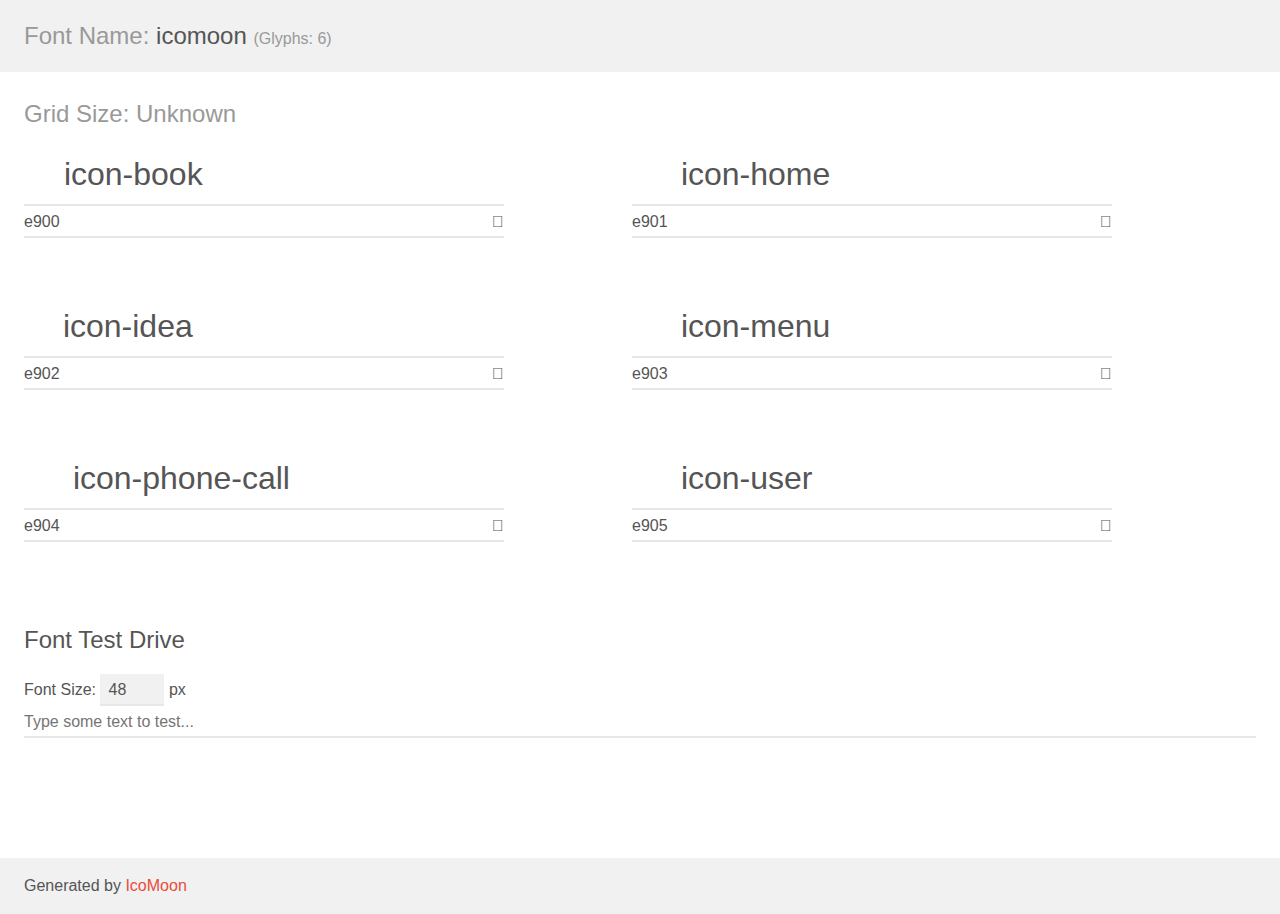
<file: assets/webfonts/icomoon/demo.html>
<!doctype html>
<html>
<head>
    <meta charset="utf-8">
    <title>IcoMoon Demo</title>
    <meta name="description" content="An Icon Font Generated By IcoMoon.io">
    <meta name="viewport" content="width=device-width, initial-scale=1">
    <link rel="stylesheet" href="demo-files/demo.css">
    <link rel="stylesheet" href="style.css"></head>
<body>
    <div class="bgc1 clearfix">
        <h1 class="mhmm mvm"><span class="fgc1">Font Name:</span> icomoon <small class="fgc1">(Glyphs:&nbsp;6)</small></h1>
    </div>
    <div class="clearfix mhl ptl">
        <h1 class="mvm mtn fgc1">Grid Size: Unknown</h1>
        <div class="glyph fs1">
            <div class="clearfix bshadow0 pbs">
                <span class="icon-book"></span>
                <span class="mls"> icon-book</span>
            </div>
            <fieldset class="fs0 size1of1 clearfix hidden-false">
                <input type="text" readonly value="e900" class="unit size1of2" />
                <input type="text" maxlength="1" readonly value="&#xe900;" class="unitRight size1of2 talign-right" />
            </fieldset>
            <div class="fs0 bshadow0 clearfix hidden-true">
                <span class="unit pvs fgc1">liga: </span>
                <input type="text" readonly value="" class="liga unitRight" />
            </div>
        </div>
        <div class="glyph fs1">
            <div class="clearfix bshadow0 pbs">
                <span class="icon-home"></span>
                <span class="mls"> icon-home</span>
            </div>
            <fieldset class="fs0 size1of1 clearfix hidden-false">
                <input type="text" readonly value="e901" class="unit size1of2" />
                <input type="text" maxlength="1" readonly value="&#xe901;" class="unitRight size1of2 talign-right" />
            </fieldset>
            <div class="fs0 bshadow0 clearfix hidden-true">
                <span class="unit pvs fgc1">liga: </span>
                <input type="text" readonly value="" class="liga unitRight" />
            </div>
        </div>
        <div class="glyph fs1">
            <div class="clearfix bshadow0 pbs">
                <span class="icon-idea"></span>
                <span class="mls"> icon-idea</span>
            </div>
            <fieldset class="fs0 size1of1 clearfix hidden-false">
                <input type="text" readonly value="e902" class="unit size1of2" />
                <input type="text" maxlength="1" readonly value="&#xe902;" class="unitRight size1of2 talign-right" />
            </fieldset>
            <div class="fs0 bshadow0 clearfix hidden-true">
                <span class="unit pvs fgc1">liga: </span>
                <input type="text" readonly value="" class="liga unitRight" />
            </div>
        </div>
        <div class="glyph fs1">
            <div class="clearfix bshadow0 pbs">
                <span class="icon-menu"></span>
                <span class="mls"> icon-menu</span>
            </div>
            <fieldset class="fs0 size1of1 clearfix hidden-false">
                <input type="text" readonly value="e903" class="unit size1of2" />
                <input type="text" maxlength="1" readonly value="&#xe903;" class="unitRight size1of2 talign-right" />
            </fieldset>
            <div class="fs0 bshadow0 clearfix hidden-true">
                <span class="unit pvs fgc1">liga: </span>
                <input type="text" readonly value="" class="liga unitRight" />
            </div>
        </div>
        <div class="glyph fs1">
            <div class="clearfix bshadow0 pbs">
                <span class="icon-phone-call"></span>
                <span class="mls"> icon-phone-call</span>
            </div>
            <fieldset class="fs0 size1of1 clearfix hidden-false">
                <input type="text" readonly value="e904" class="unit size1of2" />
                <input type="text" maxlength="1" readonly value="&#xe904;" class="unitRight size1of2 talign-right" />
            </fieldset>
            <div class="fs0 bshadow0 clearfix hidden-true">
                <span class="unit pvs fgc1">liga: </span>
                <input type="text" readonly value="" class="liga unitRight" />
            </div>
        </div>
        <div class="glyph fs1">
            <div class="clearfix bshadow0 pbs">
                <span class="icon-user"></span>
                <span class="mls"> icon-user</span>
            </div>
            <fieldset class="fs0 size1of1 clearfix hidden-false">
                <input type="text" readonly value="e905" class="unit size1of2" />
                <input type="text" maxlength="1" readonly value="&#xe905;" class="unitRight size1of2 talign-right" />
            </fieldset>
            <div class="fs0 bshadow0 clearfix hidden-true">
                <span class="unit pvs fgc1">liga: </span>
                <input type="text" readonly value="" class="liga unitRight" />
            </div>
        </div>
    </div>

    <!--[if gt IE 8]><!-->
    <div class="mhl clearfix mbl">
        <h1>Font Test Drive</h1>
        <label>
            Font Size: <input id="fontSize" type="number" class="textbox0 mbm"
            min="8" value="48" />
            px
        </label>
        <input id="testText" type="text" class="phl size1of1 mvl"
        placeholder="Type some text to test..." value=""/>
        <div id="testDrive" class="icon-" style="font-family: icomoon">&nbsp;
        </div>
    </div>
    <!--<![endif]-->
    <div class="bgc1 clearfix">
        <p class="mhl">Generated by <a href="https://icomoon.io/app">IcoMoon</a></p>
    </div>

    <script src="demo-files/demo.js"></script>
</body>
</html>
</file>
<file: assets/sass/style.css>
@import url("https://fonts.googleapis.com/css2?family=Source+Sans+Pro:ital,wght@0,200;0,300;0,400;0,600;0,700;0,900;1,200;1,300;1,400;1,600;1,700;1,900&display=swap");
.avater-sm-wrap .thumb img {
  height: 100%;
  width: 100%;
}

:root {
  --theme-color:#743393;
  --color-dark:#111828;
}

body {
  font-family: 'Source Sans Pro', sans-serif;
  font-size: 16px;
  line-height: 22.4px;
  color: #6B7380;
  background: #FFFFFF;
  overflow-x: hidden;
}

html, body, div, span, applet, object, iframe, h1, h2, h3, h4, h5, h6, p, blockquote, pre, a, abbr, acronym, address, big, cite, code, del, dfn, em, font, ins, kbd, q, s, samp, small, strike, strong, sub, sup, tt, var, dl, dt, dd, ol, ul, li, fieldset, form, label, legend, table, caption, tbody, tfoot, thead, tr, th, td {
  border: 0;
  margin: 0;
  outline: 0;
  padding: 0;
  vertical-align: baseline;
}

* {
  outline: none !important;
}

img {
  vertical-align: middle;
  max-width: 100%;
}

a,
i {
  border: none;
}

button {
  padding: 0;
}

a {
  color: var(--theme-color);
}

button, a {
  -webkit-transition: all 0.25s;
  transition: all 0.25s;
}

.reset-ul {
  padding: 0;
  margin: 0;
  list-style: none;
}

.body-backdrop {
  position: fixed;
  z-index: 1000;
  top: 0;
  left: 0;
  height: 100%;
  width: 100%;
  background: #111828;
  opacity: 0;
  visibility: hidden;
  -webkit-transition: all 0.25s;
  transition: all 0.25s;
}

.open.body-backdrop {
  opacity: 0.3;
  visibility: visible;
}

.spacing_ {
  padding-right: 30px;
}

@media only screen and (max-width: 1400px) {
  .spacing_ {
    padding-right: 12px;
  }
}

.custom-tab-wrapper ul li a {
  border-radius: 0px !important;
}

.custom-tab-wrapper ul li a.active {
  background: white !important;
}

.custom-tab-content {
  overflow-x: scroll;
}

@media only screen and (min-width: 576px) {
  .custom-tab-content {
    overflow: auto;
    -ms-overflow-style: none;
    /* IE 11 */
    scrollbar-width: none;
    /* Firefox 64 */
  }
}

.nice-select {
  -webkit-tap-highlight-color: transparent;
  background-color: #fff;
  border-radius: 5px;
  border: 1px solid #e8e8e8;
  -webkit-box-sizing: border-box;
          box-sizing: border-box;
  clear: both;
  cursor: pointer;
  display: block;
  float: left;
  font-family: inherit;
  font-size: 14px;
  font-weight: 400;
  height: 42px;
  line-height: 40px;
  outline: 0;
  padding-left: 18px;
  padding-right: 30px;
  position: relative;
  text-align: left !important;
  -webkit-transition: all .2s ease-in-out;
  transition: all .2s ease-in-out;
  -webkit-user-select: none;
  -moz-user-select: none;
  -ms-user-select: none;
  user-select: none;
  white-space: nowrap;
  width: auto;
}

.nice-select:hover {
  border-color: #dbdbdb;
}

.nice-select.open, .nice-select:active, .nice-select:focus {
  border-color: #999;
}

.nice-select:after {
  border-bottom: 2px solid #999;
  border-right: 2px solid #999;
  content: '';
  display: block;
  height: 5px;
  margin-top: -4px;
  pointer-events: none;
  position: absolute;
  right: 12px;
  top: 50%;
  -webkit-transform-origin: 66% 66%;
  transform-origin: 66% 66%;
  -webkit-transform: rotate(45deg);
  transform: rotate(45deg);
  -webkit-transition: all .15s ease-in-out;
  transition: all .15s ease-in-out;
  width: 5px;
}

.nice-select.open:after {
  -webkit-transform: rotate(-135deg);
  transform: rotate(-135deg);
}

.nice-select.open .list {
  opacity: 1;
  pointer-events: auto;
  -webkit-transform: scale(1) translateY(0);
  transform: scale(1) translateY(0);
}

.nice-select.disabled {
  border-color: #ededed;
  color: #999;
  pointer-events: none;
}

.nice-select.disabled:after {
  border-color: #ccc;
}

.nice-select.wide {
  width: 100%;
}

.nice-select.wide .list {
  left: 0 !important;
  right: 0 !important;
}

.nice-select.right {
  float: right;
}

.nice-select.right .list {
  left: auto;
  right: 0;
}

.nice-select.small {
  font-size: 12px;
  height: 36px;
  line-height: 34px;
}

.nice-select.small:after {
  height: 4px;
  width: 4px;
}

.nice-select.small .option {
  line-height: 34px;
  min-height: 34px;
}

.nice-select .list {
  background-color: #fff;
  border-radius: 5px;
  -webkit-box-shadow: 0 0 0 1px rgba(68, 68, 68, 0.11);
          box-shadow: 0 0 0 1px rgba(68, 68, 68, 0.11);
  -webkit-box-sizing: border-box;
          box-sizing: border-box;
  margin-top: 4px;
  opacity: 0;
  overflow: hidden;
  padding: 0;
  pointer-events: none;
  position: absolute;
  top: 100%;
  left: 0;
  -webkit-transform-origin: 50% 0;
  transform-origin: 50% 0;
  -webkit-transform: scale(0.75) translateY(-21px);
  transform: scale(0.75) translateY(-21px);
  -webkit-transition: all 0.2s cubic-bezier(0.5, 0, 0, 1.25), opacity 0.15s ease-out;
  transition: all 0.2s cubic-bezier(0.5, 0, 0, 1.25), opacity 0.15s ease-out;
  z-index: 9;
}

.nice-select .list:hover .option:not(:hover) {
  background-color: transparent !important;
}

.nice-select .option {
  cursor: pointer;
  font-weight: 400;
  line-height: 40px;
  list-style: none;
  min-height: 40px;
  outline: 0;
  padding-left: 18px;
  padding-right: 29px;
  text-align: left;
  -webkit-transition: all .2s;
  transition: all .2s;
}

.nice-select .option.focus, .nice-select .option.selected.focus, .nice-select .option:hover {
  background-color: #f6f6f6;
}

.nice-select .option.selected {
  font-weight: 700;
}

.nice-select .option.disabled {
  background-color: transparent;
  color: #999;
  cursor: default;
}

.no-csspointerevents .nice-select .list {
  display: none;
}

.no-csspointerevents .nice-select.open .list {
  display: block;
}
h1,
h2,
h3,
h4,
h5,
h6 {
  color: var(--color-dark);
  font-weight: bold;
}

h1 {
  font-size: 72px;
  line-height: 80px;
}

h2 {
  font-size: 60px;
  line-height: 75px;
}

h3 {
  font-size: 32px;
  line-height: 42px;
}

h4 {
  font-size: 26px;
  line-height: 1.6em;
}

h5 {
  font-size: 20px;
  line-height: 1.6em;
}

h6 {
  font-size: 18px;
  line-height: 30px;
}

.fw-400 {
  font-weight: 400 !important;
}

.fw-500 {
  font-weight: 500 !important;
}

.fw-600 {
  font-weight: 600 !important;
}

.fw-700 {
  font-weight: 700 !important;
}

.fw-800 {
  font-weight: 800 !important;
}

.fw-900 {
  font-weight: 900 !important;
}

.text-12 {
  font-size: 12px;
}

.xl-title {
  font-size: 72px;
  line-height: 85px;
}

.lg-title {
  font-size: 60px;
  line-height: 70px;
}

.md-title {
  font-size: 32px;
  line-height: 48px;
}

.sm-title {
  font-size: 14px;
  line-height: 24px;
}

.title-xl {
  font-size: 64px;
  line-height: 84px;
}

@media only screen and (max-width: 767.98px) {
  .title-xl {
    font-size: 32px;
    line-height: 43px;
  }
}

.panel-title-area {
  margin-bottom: 16px;
}

.panel-title-area .title {
  font-size: 24px;
  line-height: 28px;
  font-weight: 600;
  margin-bottom: 7px;
}

.panel-title-area p {
  font-size: 16px;
  line-height: 24px;
  color: #384152;
}

@media only screen and (max-width: 767.98px) {
  .panel-title-area p {
    font-size: 14px;
    line-height: 19px;
  }
}

.panel-title-area .text-14 {
  font-size: 14px;
  color: #6B7380;
}

.sm-text {
  font-size: 12px;
  line-height: 13px;
  color: #384152;
}

.section-title {
  margin-bottom: 40px;
}

@media (max-width: 575.98px) {
  .section-title {
    margin-bottom: 24px;
  }
}

.section-title .title {
  font-size: 48px;
  font-weight: 600;
  line-height: 58px;
  margin-bottom: 16px;
  color: #111828;
}

@media (max-width: 575.98px) {
  .section-title .title {
    margin-bottom: 12px;
    font-size: 24px;
    line-height: 29px;
  }
}

.section-title .small-title {
  font-size: 16px;
  font-weight: 400;
  line-height: 22px;
  color: #384152;
}

@media (max-width: 575.98px) {
  .section-title .small-title {
    font-size: 14px;
    line-height: 20px;
  }
}

.text-14 {
  font-size: 14px !important;
  line-height: 17.6px;
}

@media (max-width: 575.98px) {
  .sm-sm-text {
    font-size: 12px;
  }
}

.text-16 {
  font-size: 16.5px;
  line-height: 20.74px;
}

.text-dark {
  color: #111828 !important;
}

.bg-gray {
  background-color: #f9fafc;
}

@media only screen and (min-width: 1200px) {
  .bg-xl-gray {
    background-color: #f9fafc;
  }
}

.text-danger {
  color: #007f46 !important;
}

.text-gray-2 {
  color: #6b7380 !important;
}

.container-fluid {
  padding-left: 80px;
  padding-right: 80px;
}

@media only screen and (max-width: 991.98px) {
  .container-fluid {
    padding-left: 40px;
    padding-right: 40px;
  }
}

@media only screen and (max-width: 767.98px) {
  .container-fluid {
    padding-left: 15px;
    padding-right: 15px;
  }
}

.sec-pt-80 {
  padding-top: 80px;
}

@media only screen and (max-width: 991.98px) {
  .sec-pt-80 {
    padding-top: 60px;
  }
}

@media only screen and (max-width: 767.98px) {
  .sec-pt-80 {
    padding-top: 40px;
  }
}

.sec-pt-100 {
  padding-top: 100px;
}

@media only screen and (max-width: 991.98px) {
  .sec-pt-100 {
    padding-top: 80px;
  }
}

@media only screen and (max-width: 767.98px) {
  .sec-pt-100 {
    padding-top: 50px;
  }
}

.sec-pb-80 {
  padding-bottom: 80px;
}

@media only screen and (max-width: 991.98px) {
  .sec-pb-80 {
    padding-bottom: 60px;
  }
}

@media only screen and (max-width: 767.98px) {
  .sec-pb-80 {
    padding-bottom: 40px;
  }
}

.sec-pb-100 {
  padding-bottom: 100px;
}

@media only screen and (max-width: 991.98px) {
  .sec-pb-100 {
    padding-bottom: 80px;
  }
}

@media only screen and (max-width: 767.98px) {
  .sec-pb-100 {
    padding-bottom: 50px;
  }
}

.mb-40 {
  margin-bottom: 40px;
}

@media (max-width: 575.98px) {
  .mb-40 {
    margin-bottom: 24px;
  }
}

.mb-50 {
  margin-bottom: 50px;
}

.mb-60 {
  margin-bottom: 60px;
}

.mb-20 {
  margin-bottom: 20px;
}

.mb-30 {
  margin-bottom: 30px;
}

@media only screen and (max-width: 767.98px) {
  .mb-30 {
    margin-bottom: 24px;
  }
}

.mr-4px {
  margin-right: 4px;
}

.mr-6px {
  margin-right: 6px;
}

.mh-none {
  max-height: none !important;
}

.btn {
  padding: 7px 24px;
  font-size: 14px;
  font-weight: 600;
  -webkit-transition: all 0.25s;
  transition: all 0.25s;
  border-radius: 4px;
}

.btn:focus {
  -webkit-box-shadow: none !important;
          box-shadow: none !important;
}

@media (max-width: 575.98px) {
  .btn {
    padding: 3px 10px;
  }
}

.btn .icon-left {
  margin-right: 5px;
}

.btn-min-w106 {
  min-width: 106px;
  padding: 7px;
}

.btn-text {
  padding: 3px 10px;
  font-size: 14px;
  font-weight: 700;
  text-decoration: none;
  color: #743393;
}

.btn-text:hover {
  color: #743393;
}

.btn-icon {
  padding: 9px 13px;
}

.btn-outline-primary {
  border: 1px solid #743393;
  color: #743393;
}

.btn-outline-primary:hover {
  background-color: rgba(116, 51, 147, 0.05);
  border-color: #743393;
  color: #743393;
}

.btn-outline-primary:active, .btn-outline-primary:focus {
  background-color: rgba(116, 51, 147, 0.2);
  border-color: #743393;
  color: #743393;
}

.btn-outline-table {
  padding: 2px 12px;
  border: 1px solid #743393;
  color: #743393;
}

.btn-outline-table:hover {
  background-color: rgba(116, 51, 147, 0.05);
  border-color: #743393;
  color: #743393;
}

.btn-outline-table:active, .btn-outline-table:focus {
  background-color: rgba(116, 51, 147, 0.2);
  border-color: #743393;
  color: #743393;
}

@media (max-width: 575.98px) {
  .btn-outline-table {
    font-size: 12px;
  }
  .btn-outline-table svg {
    width: 12px !important;
    height: 12px !important;
  }
}

.btn-primary {
  background-color: #743393;
  border-color: #743393;
  color: #fff;
}

.btn-primary:hover {
  background-color: #b77bc7;
  border-color: #b77bc7;
}

.btn-primary:active, .btn-primary:focus {
  background-color: #500673;
  border-color: #500673;
  color: #fff;
}

.nav-toggle-btn {
  width: 30px;
  height: 22px;
  position: relative;
  -webkit-transform: rotate(0deg);
  transform: rotate(0deg);
  -webkit-transition: 0.5s ease-in-out;
  transition: 0.5s ease-in-out;
  cursor: pointer;
  background-color: transparent;
  border: transparent;
  outline: none !important;
}

@media (max-width: 575.98px) {
  .nav-toggle-btn {
    height: 17px;
    width: 23px;
  }
}

.nav-toggle-btn span {
  display: block;
  position: absolute;
  height: 3px;
  width: 100%;
  background: var(--color-dark);
  border-radius: 50px;
  opacity: 1;
  left: 0;
  -webkit-transform: rotate(0deg);
  transform: rotate(0deg);
  -webkit-transition: 0.25s ease-in-out;
  transition: 0.25s ease-in-out;
}

@media (max-width: 575.98px) {
  .nav-toggle-btn span {
    height: 2px;
  }
}

.nav-toggle-btn span:nth-child(1) {
  top: 0px;
}

.nav-toggle-btn span:nth-child(2),
.nav-toggle-btn span:nth-child(3) {
  top: 10px;
}

@media (max-width: 575.98px) {
  .nav-toggle-btn span:nth-child(2),
  .nav-toggle-btn span:nth-child(3) {
    top: 7px;
  }
}

.nav-toggle-btn span:nth-child(4) {
  top: 20px;
}

@media (max-width: 575.98px) {
  .nav-toggle-btn span:nth-child(4) {
    top: 14px;
  }
}

.nav-toggle-btn.open span:nth-child(1) {
  top: 10px;
  width: 0%;
  left: 50%;
}

.nav-toggle-btn.open span:nth-child(2) {
  -webkit-transform: rotate(45deg);
  transform: rotate(45deg);
}

.nav-toggle-btn.open span:nth-child(3) {
  -webkit-transform: rotate(-45deg);
  transform: rotate(-45deg);
}

.nav-toggle-btn.open span:nth-child(4) {
  top: 10px;
  width: 0%;
  left: 50%;
}

.nav-toggle-btn.toggle-btn-sm {
  width: 23px;
  height: 21px;
}

@media (max-width: 575.98px) {
  .nav-toggle-btn.toggle-btn-sm {
    width: 20px;
  }
}

.nav-toggle-btn.toggle-btn-sm span:nth-child(2),
.nav-toggle-btn.toggle-btn-sm span:nth-child(3) {
  top: 9px;
}

.nav-toggle-btn.toggle-btn-sm span:nth-child(4) {
  top: 18px;
}

.toggle-btn-sm.nav-toggle-btn.open span:nth-child(1) {
  top: 9px;
  width: 0%;
  left: 50%;
}

.toggle-btn-sm.nav-toggle-btn.open span:nth-child(4) {
  top: 9px;
  width: 0%;
  left: 50%;
}

.nav-toggle-btn.has-bg-icon {
  background-image: url("data:image/svg+xml,%3Csvg width='34' height='24' viewBox='0 0 34 24' fill='none' xmlns='http://www.w3.org/2000/svg'%3E%3Cpath d='M2 12H32' stroke='%23111828' stroke-width='3' stroke-linecap='round' stroke-linejoin='round'/%3E%3Cpath d='M2 2H32' stroke='%23111828' stroke-width='3' stroke-linecap='round' stroke-linejoin='round'/%3E%3Cpath d='M2 22H32' stroke='%23111828' stroke-width='3' stroke-linecap='round' stroke-linejoin='round'/%3E%3C/svg%3E%0A");
  background-size: 30px 20px;
  background-repeat: no-repeat;
  background-position: center;
  height: 21px;
  width: 24px;
}

@media (max-width: 575.98px) {
  .nav-toggle-btn.has-bg-icon {
    background-size: 23px 16px;
  }
}

.nav-toggle-btn.has-bg-icon.open {
  background-image: url("data:image/svg+xml,%3Csvg width='24' height='24' viewBox='0 0 24 24' fill='none' xmlns='http://www.w3.org/2000/svg'%3E%3Cpath d='M18 6L6 18' stroke='%23111828' stroke-width='2.5' stroke-linecap='round' stroke-linejoin='round'/%3E%3Cpath d='M6 6L18 18' stroke='%23111828' stroke-width='2.5' stroke-linecap='round' stroke-linejoin='round'/%3E%3C/svg%3E%0A");
  background-size: 26px;
}

@media (max-width: 575.98px) {
  .nav-toggle-btn.has-bg-icon.open {
    background-size: 23px;
  }
}

.btn-back-icon {
  height: 26px;
  width: 27px;
  background-color: transparent;
  border-color: transparent;
  background-image: url("data:image/svg+xml,%3Csvg width='24' height='24' viewBox='0 0 24 24' fill='none' xmlns='http://www.w3.org/2000/svg'%3E%3Cpath d='M19 12H5' stroke='%23111828' stroke-width='2' stroke-linecap='round' stroke-linejoin='round'/%3E%3Cpath d='M12 19L5 12L12 5' stroke='%23111828' stroke-width='2' stroke-linecap='round' stroke-linejoin='round'/%3E%3C/svg%3E");
  display: inline-block;
  background-size: contain;
  background-repeat: no-repeat;
  background-position: center;
}

.search-icon-btn {
  background-color: transparent;
  border-color: transparent;
  background-image: url("data:image/svg+xml,%3Csvg width='16' height='16' viewBox='0 0 16 16' fill='none' xmlns='http://www.w3.org/2000/svg'%3E%3Cpath d='M7.33333 12.6667C10.2789 12.6667 12.6667 10.2789 12.6667 7.33333C12.6667 4.38781 10.2789 2 7.33333 2C4.38781 2 2 4.38781 2 7.33333C2 10.2789 4.38781 12.6667 7.33333 12.6667Z' stroke='%236B7380' stroke-width='1.5' stroke-linecap='round' stroke-linejoin='round'/%3E%3Cpath d='M13.9996 14L11.0996 11.1' stroke='%236B7380' stroke-width='1.5' stroke-linecap='round' stroke-linejoin='round'/%3E%3C/svg%3E%0A");
  height: 23px;
  width: 23px;
  background-size: contain;
  background-repeat: no-repeat;
  background-position: center;
}

.btn-times {
  color: #9255a2;
  border-color: transparent;
  border-radius: 50%;
  font-size: 13px;
  text-align: center;
  line-height: 10px;
  background-color: transparent;
}

.chip {
  display: -webkit-inline-box;
  display: -ms-inline-flexbox;
  display: inline-flex;
  -webkit-box-align: center;
      -ms-flex-align: center;
          align-items: center;
  min-height: 28px;
  background: rgba(219, 170, 232, 0.15);
  border: 1px solid #b77bc7;
  border-radius: 16px;
  font-weight: 500;
  font-size: 14px;
  padding: 3px 8px;
  color: #9255a2;
  -webkit-transition: all 0.15s;
  transition: all 0.15s;
}

.chip .btn-times {
  margin-left: 6px;
}

.chip.hover-x {
  background-color: rgba(219, 170, 232, 0.05);
  color: #9255a2;
}

.chip-sm {
  min-height: 21px;
  line-height: 14px;
  padding: 3px 7px;
  font-weight: 600;
}

.chip-sm .btn-times {
  margin-left: 5px;
  line-height: 7.8px;
  font-size: 11px;
  text-align: center;
}

.chip-bg {
  background-color: #743393;
  border-color: #743393;
  color: #fff;
}

.chip-bg .btn-times {
  color: #fff;
}

.chip-light {
  background-color: #ffffff;
  border-color: #e6e7eb;
  color: #111828;
}

.chip-light .btn-times {
  color: #6b7380;
}

.plus-toggle {
  background-color: transparent;
  border-color: transparent;
  position: relative;
  width: 20px;
  height: 20px;
  background-image: url("data:image/svg+xml,%3Csvg width='16' height='16' viewBox='0 0 16 16' fill='none' xmlns='http://www.w3.org/2000/svg'%3E%3Cpath d='M8 3.33337V12.6667' stroke='%23111828' stroke-width='1.5' stroke-linecap='round' stroke-linejoin='round'/%3E%3Cpath d='M3.33398 8H12.6673' stroke='%23111828' stroke-width='1.5' stroke-linecap='round' stroke-linejoin='round'/%3E%3C/svg%3E%0A");
  background-size: contain;
  background-repeat: no-repeat;
  background-position: center;
}

.opened.plus-toggle {
  background-image: url("data:image/svg+xml,%3Csvg width='16' height='16' viewBox='0 0 16 16' fill='none' xmlns='http://www.w3.org/2000/svg'%3E%3Cpath d='M3.33398 8H12.6673' stroke='%23111828' stroke-width='1.5' stroke-linecap='round' stroke-linejoin='round'/%3E%3C/svg%3E%0A");
}

.btn-outline-light,
.icon-settings,
.baudge-rounded {
  display: inline-block;
}

.icon-settings,
.icon-filter {
  background-image: url("data:image/svg+xml,%3Csvg width='12' height='12' viewBox='0 0 12 12' fill='none' xmlns='http://www.w3.org/2000/svg'%3E%3Cpath d='M0 10C0 10.3667 0.3 10.6667 0.666667 10.6667H4V9.33333H0.666667C0.3 9.33333 0 9.63333 0 10ZM0 2C0 2.36667 0.3 2.66667 0.666667 2.66667H6.66667V1.33333H0.666667C0.3 1.33333 0 1.63333 0 2ZM6.66667 11.3333V10.6667H11.3333C11.7 10.6667 12 10.3667 12 10C12 9.63333 11.7 9.33333 11.3333 9.33333H6.66667V8.66667C6.66667 8.3 6.36667 8 6 8C5.63333 8 5.33333 8.3 5.33333 8.66667V11.3333C5.33333 11.7 5.63333 12 6 12C6.36667 12 6.66667 11.7 6.66667 11.3333ZM2.66667 4.66667V5.33333H0.666667C0.3 5.33333 0 5.63333 0 6C0 6.36667 0.3 6.66667 0.666667 6.66667H2.66667V7.33333C2.66667 7.7 2.96667 8 3.33333 8C3.7 8 4 7.7 4 7.33333V4.66667C4 4.3 3.7 4 3.33333 4C2.96667 4 2.66667 4.3 2.66667 4.66667ZM12 6C12 5.63333 11.7 5.33333 11.3333 5.33333H5.33333V6.66667H11.3333C11.7 6.66667 12 6.36667 12 6ZM8.66667 4C9.03333 4 9.33333 3.7 9.33333 3.33333V2.66667H11.3333C11.7 2.66667 12 2.36667 12 2C12 1.63333 11.7 1.33333 11.3333 1.33333H9.33333V0.666667C9.33333 0.3 9.03333 0 8.66667 0C8.3 0 8 0.3 8 0.666667V3.33333C8 3.7 8.3 4 8.66667 4Z' fill='%23111828'/%3E%3C/svg%3E%0A");
  height: 12px;
  width: 12px;
  background-size: contain;
  background-repeat: no-repeat;
  background-position: center;
  display: inline-block;
}

.icon-filter {
  background-image: url("data:image/svg+xml,%3Csvg width='14' height='12' viewBox='0 0 14 12' fill='none' xmlns='http://www.w3.org/2000/svg'%3E%3Cpath d='M3.66667 8.66666V0.666656M3.66667 0.666656L1 3.33332M3.66667 0.666656L6.33333 3.33332M10.3333 3.33332V11.3333M10.3333 11.3333L13 8.66666M10.3333 11.3333L7.66667 8.66666' stroke='%23111828' stroke-linecap='round' stroke-linejoin='round'/%3E%3C/svg%3E%0A");
  height: 16px;
  width: 16px;
}

.baudge-rounded {
  width: 18px;
  height: 18px;
  line-height: 17px;
  color: #fff;
  font-size: 12px;
  background: #743393;
  border-radius: 20px;
  text-align: center;
}

.btn-outline-light {
  background: #ffffff;
  border: 1px solid #e6e7eb;
  border-radius: 4px;
  color: #111828;
  text-decoration: none;
  font-size: 16px;
  padding: 6px 13px;
}

.btn-outline-light:hover {
  background-color: #fff;
  border: 1px solid #e6e7eb;
}

.btn-outline-light .icon-settings {
  margin-right: 10px;
}

.btn-outline-light .baudge-rounded {
  margin-left: 7px;
}

.text-md-btn {
  font-size: 18px;
  font-weight: 600;
  line-height: 22px;
  color: var(--color-dark);
  text-decoration: none;
  display: inline-block;
  position: relative;
}

.text-md-btn:hover {
  color: var(--color-dark);
}

@media only screen and (max-width: 767.98px) {
  .text-md-btn {
    font-size: 16px;
    line-height: 19px;
  }
}

.btn-change-to-gray {
  border: 1px solid #d1d4db;
  background-color: #fff;
  padding: 7px 8px;
  color: #111828;
}

.btn-change-to-gray:hover, .btn-change-to-gray:active, .btn-change-to-gray:focus {
  border: 1px solid #d1d4db;
  background-color: #fff;
  color: #111828;
}

.btn-sm {
  padding: 3px 12px;
}

.light-next-btn {
  width: 32px;
  height: 32px;
  background: #ffffff;
  border: 1px solid #f3f4f6;
  border-radius: 50%;
  -webkit-box-shadow: 0px 6px 12px rgba(17, 24, 40, 0.08);
          box-shadow: 0px 6px 12px rgba(17, 24, 40, 0.08);
  position: relative;
}

.light-next-btn::before {
  content: "";
  background-image: url("data:image/svg+xml,%3Csvg width='6' height='10' viewBox='0 0 6 10' fill='none' xmlns='http://www.w3.org/2000/svg'%3E%3Cpath fill-rule='evenodd' clip-rule='evenodd' d='M0.563801 9.23635C0.395077 9.06757 0.300293 8.8387 0.300293 8.60005C0.300293 8.3614 0.395077 8.13252 0.563801 7.96375L3.5275 5.00005L0.563801 2.03635C0.399859 1.86661 0.309143 1.63927 0.311194 1.40329C0.313244 1.16731 0.407897 0.94158 0.574764 0.774713C0.741631 0.607845 0.967363 0.513193 1.20334 0.511142C1.43932 0.509092 1.66666 0.599807 1.8364 0.763749L5.4364 4.36375C5.60512 4.53252 5.69991 4.7614 5.69991 5.00005C5.69991 5.2387 5.60512 5.46757 5.4364 5.63635L1.8364 9.23635C1.66763 9.40507 1.43875 9.49986 1.2001 9.49986C0.961453 9.49986 0.732576 9.40507 0.563801 9.23635Z' fill='%23111828'/%3E%3C/svg%3E%0A");
  width: 6px;
  height: 9px;
  position: absolute;
  top: 50%;
  left: 50%;
  -webkit-transform: translate(-50%, -50%);
          transform: translate(-50%, -50%);
  z-index: 5;
  background-size: contain;
  background-position: center;
  background-repeat: no-repeat;
}

.light_next_btn,
.light_prev_btn {
  width: 28px;
  height: 28px;
  background: #f1f4f9;
  border: 1px solid #d1d4db;
  border-radius: 50%;
  display: -webkit-box;
  display: -ms-flexbox;
  display: flex;
  -webkit-box-align: center;
      -ms-flex-align: center;
          align-items: center;
  -webkit-box-pack: center;
      -ms-flex-pack: center;
          justify-content: center;
  cursor: pointer;
  -webkit-transition: all 0.25s;
  transition: all 0.25s;
}

.light_next_btn svg path,
.light_prev_btn svg path {
  fill: #111828;
  -webkit-transition: all 0.25s;
  transition: all 0.25s;
}

.light_next_btn:hover,
.light_prev_btn:hover {
  border-color: #743393;
  background: #fff;
}

.light_next_btn:hover svg path,
.light_prev_btn:hover svg path {
  fill: #743393;
}

.badge {
  padding: 4px 8px;
  border-radius: 4px;
  font-size: 12px;
  line-height: 14.4px;
  font-weight: 600;
  text-decoration: none;
}

@media (max-width: 575.98px) {
  .badge {
    padding: 4px 6px;
  }
}

.badge svg {
  width: 15px;
}

.badge-primary,
.badge-success {
  background-color: #743393;
  color: #fff;
  font-weight: 600;
}

.badge-primary:hover,
.badge-success:hover {
  color: #fff;
}

.badge-success {
  background-color: #529333;
}

.badge-light {
  background-color: #f3f4f6;
  color: #6b7380;
  font-weight: normal;
}

.badge-group-2 {
  padding: 0;
  margin: 0;
  list-style: none;
}

.badge-group-2 li {
  margin-right: 4px;
  margin-bottom: 4px;
}

.badge-group-2 li:last-child {
  margin-right: 0;
}

.badge-dark-4 {
  background-color: rgba(0, 0, 0, 0.4);
  color: #fff;
  font-weight: 600;
}

.badge-dark-4 svg {
  width: 11px;
  margin-right: 4px;
}

.text-nowrap {
  overflow: hidden;
  text-overflow: ellipsis;
  white-space: nowrap;
}

p .custom-badge-group {
  margin-left: 3px;
  margin-right: 3px;
}

.badge-gray {
  background: #ffffff;
  border: 1px solid #e6e7eb;
  color: #9ca2ae;
  padding: 2px 7.3px;
  font-size: 10px;
}

.header-area .header-top {
  padding: 29px 0;
  z-index: 999;
  border-bottom: 1px solid #f3f4f6;
  background-color: #fff;
  position: relative;
}

@media only screen and (max-width: 991.98px) {
  .header-area .header-top {
    padding: 19px 0;
  }
}

.header-area .header-top .nav-toggle-btn {
  margin-left: 41px;
}

@media only screen and (max-width: 991.98px) {
  .header-area .header-top .nav-toggle-btn {
    margin-left: 30px;
  }
}

@media (max-width: 575.98px) {
  .header-area .header-top .nav-toggle-btn {
    margin-left: 19px;
  }
}

.header-area .header-top .navbar {
  padding: 0;
}

.side-navbar-nav,
.side-navbar-nav ul {
  padding: 0;
  margin: 0;
  list-style: none;
}

.side-menu-header,
.filter-area-header {
  padding: 24px;
  border-bottom: 1px solid #f3f4f6;
}

@media (max-width: 575.98px) {
  .side-menu-header,
  .filter-area-header {
    padding: 14px 16px;
    border-bottom: 1px solid #f3f4f6;
    min-height: 64px;
  }
}

.side-menu-header .btn-back-icon,
.filter-area-header .btn-back-icon {
  margin-right: 10px;
  margin-left: -5px;
}

.side-menu-header .title,
.filter-area-header .title {
  font-weight: 600;
  font-size: 20px;
  line-height: 24px;
  color: var(--color-dark);
}

.side-menu-header .title small,
.filter-area-header .title small {
  display: block;
  width: 100%;
  font-size: 12px;
  line-height: 14px;
  margin-bottom: 2px;
  font-weight: 400;
  color: #6b7380;
}

.side-menu-wrapper {
  position: fixed;
  right: 0;
  top: 0;
  height: 100% !important;
  height: -webkit-fill-available;
  width: 400px;
  background-color: #fff;
  z-index: 1200;
  overflow: hidden;
  -webkit-transform: translateX(100%);
          transform: translateX(100%);
}

.side-menu-wrapper .main-nav-wrap {
  height: 100% !important;
  width: 100%;
  overflow: hidden;
  position: relative;
}

@media (max-width: 575.98px) {
  .side-menu-wrapper {
    width: 100%;
  }
}

.side-menu-wrapper .nav-toggle-btn {
  position: absolute;
  right: 21px;
  top: 25px;
  z-index: 20;
  background-color: #fff;
}

@media (max-width: 575.98px) {
  .side-menu-wrapper .nav-toggle-btn {
    top: 22px;
    right: 12px;
  }
}

.side-menu-wrapper .side-menu-header {
  min-height: 72px;
  padding: 8px 24px;
}

@media (max-width: 575.98px) {
  .side-menu-wrapper .side-menu-header {
    min-height: 64px;
    padding: 8px 16px;
  }
}

.side-menu-wrapper .navbar-collapse-wrap {
  position: absolute;
  top: 0;
  left: 0;
  width: 100%;
  height: 100%;
  background-color: #fff;
}

.side-menu-wrapper .sidenav-footer {
  position: absolute;
  left: 0;
  bottom: 0;
  width: 100%;
  z-index: 25;
  background: #ffffff;
  -webkit-box-shadow: 0px -2px 20px rgba(0, 0, 0, 0.07);
          box-shadow: 0px -2px 20px rgba(0, 0, 0, 0.07);
  padding: 16px 24px;
  z-index: 0;
}

@media (max-width: 575.98px) {
  .side-menu-wrapper .sidenav-footer {
    -webkit-box-shadow: 0px -2px 20px rgba(0, 0, 0, 0.07);
            box-shadow: 0px -2px 20px rgba(0, 0, 0, 0.07);
    padding: 12px 17px;
  }
}

.side-menu-wrapper .sidenav-footer .btn {
  font-size: 16px;
  padding: 4px 10px 7px 10px;
  display: -webkit-box;
  display: -ms-flexbox;
  display: flex;
  -webkit-box-orient: vertical;
  -webkit-box-direction: normal;
      -ms-flex-direction: column;
          flex-direction: column;
  -webkit-box-align: center;
      -ms-flex-align: center;
          align-items: center;
  -webkit-box-pack: center;
      -ms-flex-pack: center;
          justify-content: center;
}

.side-menu-wrapper .sidenav-footer .btn span {
  font-size: 14px;
  color: rgba(255, 255, 255, 0.8);
}

@media (max-width: 575.98px) {
  .side-menu-wrapper .sidenav-footer .btn span {
    font-size: 12px;
  }
}

.side-menu-wrapper .side-navbar-nav {
  overflow-y: auto;
  height: calc(100vh - 164px);
  padding-bottom: 5px;
}

@media (max-width: 575.98px) {
  .side-menu-wrapper .side-navbar-nav {
    height: calc(100%);
    padding-bottom: 154px;
  }
}

.side-menu-wrapper .side-navbar-nav li {
  display: block;
}

.side-menu-wrapper .side-navbar-nav li a:not(.btn) {
  font-weight: 600;
  font-size: 16px;
  line-height: 20px;
  color: var(--color-dark);
  padding: 8px 24px;
  border-bottom: 1px solid #f3f4f6;
  display: -ms-flexbox;
  -ms-flex-align: center;
  -webkit-box-align: center;
          align-items: center;
  display: -webkit-box;
  display: flex;
  -ms-flex-wrap: wrap;
      flex-wrap: wrap;
  min-height: 59px;
  position: relative;
  text-decoration: none;
}

@media (max-width: 575.98px) {
  .side-menu-wrapper .side-navbar-nav li a:not(.btn) {
    padding: 5px 16px;
    min-height: 55px;
    font-size: 14px;
    line-height: 19px;
  }
}

.side-menu-wrapper .side-navbar-nav li a:not(.btn) span {
  display: block;
}

.side-menu-wrapper .side-navbar-nav li a:not(.btn) small {
  display: block;
  width: 100%;
  font-size: 12px;
  line-height: 14px;
  margin-bottom: 2px;
  font-weight: 400;
  color: #6b7380;
}

.side-menu-wrapper .side-navbar-nav li a:not(.btn):hover {
  text-decoration: none;
  background-color: #fdfdfd;
}

.side-menu-wrapper .side-navbar-nav li a.has-child::before {
  content: "";
  position: absolute;
  right: 23px;
  top: 50%;
  width: 15px;
  height: 15px;
  -webkit-transform: translateY(-50%);
          transform: translateY(-50%);
  background-image: url("data:image/svg+xml,%3Csvg width='8' height='12' viewBox='0 0 8 12' fill='none' xmlns='http://www.w3.org/2000/svg'%3E%3Cpath d='M1.5 11L6.5 6L1.5 1' stroke='%23111828' stroke-width='1.5' stroke-linecap='round' stroke-linejoin='round'/%3E%3C/svg%3E%0A");
  background-size: contain;
  background-repeat: no-repeat;
  background-position: center;
}

@media (max-width: 575.98px) {
  .side-menu-wrapper .side-navbar-nav li a.has-child::before {
    right: 14px;
  }
}

.side-menu-wrapper .side-navbar-nav li .child-nav-wrapper {
  position: absolute;
  left: 0;
  top: 0;
  height: 100%;
  width: 100%;
  background-color: #fff;
  z-index: 1;
  -webkit-transform: translateX(100%);
          transform: translateX(100%);
  -webkit-transition: all cubic-bezier(0.17, 0.84, 0.44, 1) 0.35s;
  transition: all cubic-bezier(0.17, 0.84, 0.44, 1) 0.35s;
}

.side-menu-wrapper .side-navbar-nav li .child-nav-wrapper .sidenav-footer {
  opacity: 0;
}

.side-menu-wrapper .side-navbar-nav li .child-nav-wrapper.open {
  -webkit-transform: translateX(0);
          transform: translateX(0);
}

.side-menu-wrapper .side-navbar-nav li .child-nav-wrapper.open > .sidenav-footer {
  opacity: 1;
}

.side-menu-wrapper,
.body-backdrop,
.navbar-collapse-wrap {
  -webkit-transition: all cubic-bezier(0.17, 0.84, 0.44, 1) 0.35s;
  transition: all cubic-bezier(0.17, 0.84, 0.44, 1) 0.35s;
}

.open.side-menu-wrapper {
  -webkit-transform: translateX(0);
          transform: translateX(0);
}

.card-primary {
  background: #ffffff;
  border: 1px solid #e6e7eb;
  -webkit-box-shadow: 0px 4px 20px rgba(0, 0, 0, 0.07);
          box-shadow: 0px 4px 20px rgba(0, 0, 0, 0.07);
  font-size: 14px;
  line-height: 19px;
  border-radius: 4px;
  overflow: hidden;
}

@media only screen and (max-width: 767.98px) {
  .card-primary {
    border: none;
    -webkit-box-shadow: 0px 4px 20px rgba(0, 0, 0, 0.07);
            box-shadow: 0px 4px 20px rgba(0, 0, 0, 0.07);
  }
}

.card-primary .badge-gray-lists {
  margin-bottom: 8px !important;
}

.card-primary .card-header {
  padding: 0;
  background-color: transparent;
  border-bottom: 1px solid #e6e7eb;
}

.card-primary .card-header .thumbnail-wrapper {
  min-width: 240px;
  min-height: 173px;
  position: relative;
  z-index: 2;
}

@media only screen and (max-width: 767.98px) {
  .card-primary .card-header .thumbnail-wrapper {
    min-height: 220px;
  }
}

@media (max-width: 575.98px) {
  .card-primary .card-header .thumbnail-wrapper {
    min-height: 164px;
  }
}

.card-primary .card-header .thumbnail-wrapper .badge {
  position: absolute;
  left: 12px;
}

@media only screen and (max-width: 1400px) {
  .card-primary .card-header .thumbnail-wrapper .badge.hide-xl-xxl {
    display: none;
  }
}

@media only screen and (max-width: 1200px) {
  .card-primary .card-header .thumbnail-wrapper .badge.hide-xl-xxl {
    display: block;
  }
}

.card-primary .card-header .thumbnail-wrapper .project-status {
  position: absolute;
  left: 12px;
  top: 12px;
}

.card-primary .card-header .thumbnail-wrapper .project-status li {
  margin-bottom: 5px;
}

.card-primary .card-header .thumbnail-wrapper .project-status li .badge-card {
  padding: 4px 8px;
  border-radius: 4px;
  font-size: 12px;
  line-height: 14.4px;
  font-weight: 600;
  text-decoration: none;
  display: block;
  width: -webkit-fit-content;
  width: -moz-fit-content;
  width: fit-content;
}

.card-primary .card-header .thumbnail-wrapper .project-status li:last-of-type {
  margin-bottom: 0px;
}

.card-primary .card-header .thumbnail-wrapper .badge-img-count {
  bottom: 12px;
}

.card-primary .card-header .thumbnail-wrapper .thumb {
  position: absolute;
  left: 0;
  top: 0;
  width: 100%;
  height: 100%;
  background-size: cover;
  background-position: center;
  z-index: -2;
}

.card-primary .card-header .text-content {
  max-width: 100%;
  width: 100%;
  overflow: hidden;
  padding-left: 16px;
  padding-right: 16px;
  padding-top: 19px;
  padding-bottom: 10px;
}

@media only screen and (max-width: 767.98px) {
  .card-primary .card-header .text-content {
    padding-top: 10px;
    padding-left: 12px;
  }
}

.card-primary .card-header .text-content .title {
  margin-bottom: 6px;
  display: -webkit-box;
  display: -ms-flexbox;
  display: flex;
  -webkit-box-align: end;
      -ms-flex-align: end;
          align-items: flex-end;
  -ms-flex-wrap: wrap;
      flex-wrap: wrap;
}

.card-primary .card-header .text-content .title h2,
.card-primary .card-header .text-content .title p {
  overflow: hidden;
  display: block;
  text-overflow: ellipsis;
  white-space: nowrap;
  max-width: 100%;
}

.card-primary .card-header .text-content .title h2 {
  font-weight: 600;
  font-size: 20px;
  line-height: 24px;
  color: #111828;
  margin: 0 4px 0 0;
}

.card-primary .card-header .text-content .title p {
  font-size: 14px;
  line-height: 19px;
  color: #384152;
  font-weight: normal;
  margin: 4px 0 0 0;
}

.card-primary .card-header .text-content.pt-12px {
  padding-top: 12px;
}

@media (max-width: 575.98px) {
  .card-primary .card-header .text-content.pt-12px {
    padding-top: 7px;
  }
}

.card-primary .card-footer {
  background-color: transparent;
  border-top: none;
  padding: 18px 20px;
}

.card-primary .card-footer .thumbnail img {
  border: 1px solid #e6e7eb;
  border-radius: 50%;
}

@media (max-width: 575.98px) {
  .card-primary .card-footer {
    padding: 18px 12px;
  }
}

.card-primary .card-footer .right-area {
  min-width: 160px;
}

@media (max-width: 575.98px) {
  .card-primary .card-footer .right-area {
    min-width: auto;
  }
  .card-primary .card-footer .right-area .btn {
    padding: 3px 9px;
  }
}

.card-primary .slide-item {
  padding: 16px 20px;
}

@media (max-width: 575.98px) {
  .card-primary .slide-item {
    padding: 18px 12px;
  }
}

.inline-dot-list,
.inline-line-list {
  padding: 0;
  margin: 0;
  list-style: none;
  display: -webkit-box;
  display: -ms-flexbox;
  display: flex;
  width: 100%;
  overflow: hidden;
  white-space: nowrap;
}

.inline-dot-list li,
.inline-line-list li {
  position: relative;
  color: #6b7380;
  padding-right: 8px;
  padding-left: 11.5px;
}

.inline-dot-list li:last-child,
.inline-line-list li:last-child {
  text-overflow: ellipsis;
  overflow: hidden;
  padding-right: 0;
}

.inline-dot-list li:first-child,
.inline-line-list li:first-child {
  padding-left: 0;
}

.inline-dot-list li a,
.inline-line-list li a {
  color: #6b7380;
  text-decoration: none !important;
}

.inline-dot-list li::before,
.inline-line-list li::before {
  content: "";
  position: absolute;
  width: 3px;
  height: 3px;
  background: #d1d4db;
  left: 0;
  top: 50%;
  -webkit-transform: translateY(-50%);
          transform: translateY(-50%);
  border-radius: 50%;
}

.inline-dot-list li:first-child::before,
.inline-line-list li:first-child::before {
  display: none;
}

.inline-line-list li {
  color: #111828;
}

.inline-line-list li a {
  color: #111828;
}

.inline-line-list li::before {
  height: 20px;
  width: 1px;
  top: 50%;
  -webkit-transform: translateY(-50%);
          transform: translateY(-50%);
  background-color: #f3f4f6;
}

.my-8 {
  margin-bottom: 8px;
  margin-top: 8px;
}

.mb-8 {
  margin-bottom: 8px;
}

.mt-8 {
  margin-top: 8px;
}

.mr-8 {
  margin-right: 8px;
}

.mt-10 {
  margin-top: 10px;
}

.mb-9 {
  margin-bottom: 9px;
}

.mb-12 {
  margin-bottom: 12px;
}

.mt-12 {
  margin-top: 12px;
}

.custom-badge-group .badge-item {
  display: inline-block;
  font-weight: 600;
  font-size: 12px;
  color: #fff;
  background-color: #888;
  padding: 0 4px;
}

.custom-badge-group .bg-1 {
  background-color: #00acbc;
}

.custom-badge-group .bg-2 {
  background-color: #9d5a18;
}

.custom-badge-group .bg-3 {
  background-color: #00943a;
}

.text-gray {
  color: #6b7380;
  width: 100%;
  white-space: nowrap;
  overflow: hidden;
  text-overflow: ellipsis;
}

.com-avater-info {
  min-width: 0;
}

.com-avater-info .thumbnail {
  margin-right: 8px;
}

.com-avater-info .text-info {
  white-space: nowrap;
  overflow: hidden;
  text-overflow: ellipsis;
}

.com-avater-info .text-info .name {
  color: #111828;
  font-size: 14px;
  line-height: 19px;
  margin-bottom: 3px;
  font-weight: 400;
  white-space: nowrap;
  overflow: hidden;
  text-overflow: ellipsis;
  padding-right: 8px;
}

.com-avater-info .text-info p {
  color: #6b7380;
  font-size: 12px;
  line-height: 16px;
  margin-bottom: 0;
}

.text-slide-wrapper {
  position: relative;
}

.text-slide-wrapper .slide-scrollbar {
  position: absolute;
  bottom: 0;
  left: 0;
  width: 100%;
  opacity: 1 !important;
  height: 2px;
  background-color: #e6e7eb;
}

@media (max-width: 575.98px) {
  .text-slide-wrapper .slide-scrollbar {
    height: 3px;
  }
}

.text-slide-wrapper .slide-scrollbar .swiper-scrollbar-drag {
  background-color: #743393;
  max-width: 33.33%;
}

.text-slide-wrapper.disable-scrollbar .slide-scrollbar .swiper-scrollbar-drag {
  background-color: #c4c4c4;
}

.text-slide-wrapper .ms-auto span.text-dark {
  font-weight: 600;
}

.stories-slide-container {
  border-radius: 4px;
  overflow: hidden;
}

.stories-card {
  position: relative;
  z-index: 2;
  height: 360px;
  padding: 20px 16px;
}

.stories-card .com-avater-info .text-info .name {
  color: #fff;
}

.stories-card .bg, .stories-card::before,
.stories-card .bottom-text-content {
  position: absolute;
  left: 0;
  top: 0;
  height: 100%;
  width: 100%;
  z-index: -2;
}

.stories-card .bottom-text-content {
  top: auto;
  bottom: 0;
  height: auto;
  z-index: 3;
  padding-left: 16px;
  padding-bottom: 20px;
}

.stories-card .bottom-text-content .title {
  font-weight: 600;
  font-size: 14px;
  line-height: 18px;
  color: #fff;
}

.stories-card .bottom-text-content .sub-title {
  margin-bottom: 8px;
}

.stories-card .bottom-text-content .sub-title,
.stories-card .bottom-text-content p {
  font-size: 12px;
  color: #fff;
  font-weight: normal;
  line-height: 20px;
}

.stories-card .bottom-text-content p {
  color: rgba(255, 255, 255, 0.6);
}

.stories-card::before {
  content: "";
  z-index: -1;
  background: -webkit-gradient(linear, left top, left bottom, color-stop(12.36%, rgba(17, 24, 40, 0.5)), color-stop(36.66%, rgba(17, 24, 40, 0)), color-stop(57.13%, rgba(17, 24, 40, 0.3)), to(rgba(17, 24, 40, 0.9)));
  background: linear-gradient(180deg, rgba(17, 24, 40, 0.5) 12.36%, rgba(17, 24, 40, 0) 36.66%, rgba(17, 24, 40, 0.3) 57.13%, rgba(17, 24, 40, 0.9) 100%);
}

.pagination-long {
  width: 100%;
  display: -webkit-box;
  display: -ms-flexbox;
  display: flex;
  -webkit-box-orient: horizontal;
  -webkit-box-direction: normal;
      -ms-flex-direction: row;
          flex-direction: row;
  margin-bottom: 20px;
}

.pagination-long .swiper-pagination-bullet {
  height: 4px;
  width: auto;
  background: #e6e7eb;
  border-radius: 50px;
  margin-right: 8px;
  overflow: hidden;
  opacity: 1 !important;
  -webkit-box-flex: 1;
      -ms-flex-positive: 1;
          flex-grow: 1;
  position: relative;
}

.pagination-long .swiper-pagination-bullet .timer {
  position: absolute;
  left: 0;
  top: 0;
  height: 100%;
  width: 0;
  border-radius: 50px;
  background-color: #743393;
  -webkit-transition: all linear 0.03s;
  transition: all linear 0.03s;
}

.pagination-long .swiper-pagination-bullet:last-child {
  margin-right: 0;
}

.pagination-long .completed .timer {
  width: 100%;
  -webkit-transition: none;
  transition: none;
}

.pagination-long .start-progress .timer {
  width: 100%;
  -webkit-transition: all linear var(--delay);
  transition: all linear var(--delay);
}

.pagination-fc {
  margin-top: 38px;
}

@media only screen and (min-width: 1200px) and (max-width: 1399px) {
  .mr-0fsm {
    margin-right: 0 !important;
  }
}

@media only screen and (max-width: 767.98px) {
  .mr-0fsm {
    margin-right: 0 !important;
  }
}

@media only screen and (max-width: 1400px) {
  .hide-xl-xxl {
    display: none !important;
  }
}

@media only screen and (max-width: 1200px) {
  .hide-xl-xxl {
    display: block !important;
  }
}

.media-section {
  overflow: hidden;
  padding-bottom: 8px;
}

.media-section .media-slide-container {
  position: relative;
  overflow: initial;
}

.media-wrap {
  position: relative;
  width: 100%;
}

.media-wrap .thumb {
  width: 100%;
}

.media-wrap .thumb img {
  width: 100%;
}

.media-wrap .badge-top,
.media-wrap .bottom-left-icons {
  position: absolute;
  z-index: 10;
  left: 8px;
}

.media-wrap .badge-top {
  top: 8px;
  border-radius: 2px;
  padding: 3.5px 4.5px;
}

.bottom-left-icons {
  position: absolute !important;
  z-index: 99;
  bottom: 8px;
  left: 8px;
}

.bottom-left-icons li {
  margin-right: 3px;
}

.bottom-left-icons li .badge-dark-4 {
  background: rgba(17, 24, 40, 0.7);
  border-radius: 2px;
}

.bottom-left-icons li .badge {
  font-size: 16px;
  font-weight: 400;
  padding: 5px 6.5px;
  cursor: pointer;
}

@media only screen and (max-width: 767.98px) {
  .bottom-left-icons li .badge {
    font-size: 14px;
  }
}

.bottom-left-icons li .badge .icon {
  margin-right: 6px;
}

.bottom-left-icons li .badge svg {
  width: 16px;
}

.bottom-left-icons li .badge .icon-rotate {
  width: 16.6px;
  margin-top: 2px;
}

.count-wrapper {
  font-weight: normal;
  font-size: 20px;
  line-height: 28px;
  color: var(--color-dark);
}

@media only screen and (max-width: 767.98px) {
  .count-wrapper {
    font-size: 14px;
    line-height: 22px;
  }
}

.count-wrapper .num {
  font-weight: bold;
  font-size: 48px;
  line-height: 57.6px;
  color: #743393;
}

@media only screen and (max-width: 767.98px) {
  .count-wrapper .num {
    font-size: 24px;
    line-height: 31px;
  }
}

.count-wrapper li {
  padding: 0 35px;
}

@media only screen and (max-width: 767.98px) {
  .count-wrapper li {
    padding: 0 17px;
  }
}

.count-wrapper li:first-child {
  padding-left: 0;
}

.count-wrapper li:last-child {
  padding-right: 0;
}

.social-proof-wrap {
  padding: 22px 0;
}

.social-proof-wrap .brand {
  padding: 10px;
  margin-right: 105px;
  display: block;
}

@media only screen and (max-width: 767.98px) {
  .social-proof-wrap .brand {
    margin-right: 58px;
  }
}

@media (max-width: 575.98px) {
  .social-proof-wrap .brand {
    margin-right: 20px;
    padding: 5px;
  }
}

.social-proof-wrap .brand:last-child {
  margin-right: 0;
}

.social-proof-wrap .brand.mb-7 {
  margin-bottom: 7px;
}

.hero-area {
  padding-top: 80px;
  padding-bottom: 80px;
  position: relative;
  z-index: 2;
  overflow: hidden;
}

@media only screen and (max-width: 767.98px) {
  .hero-area {
    padding-top: 40px;
    padding-bottom: 40px;
  }
  .hero-area p {
    font-size: 12px;
    line-height: 16px;
  }
}

.hero-area .title-xl {
  margin-bottom: 43px;
}

@media only screen and (max-width: 767.98px) {
  .hero-area .title-xl {
    margin-bottom: 16px;
  }
}

@media only screen and (max-width: 1200px) {
  .hero-area .title-xl {
    text-align: center;
  }
}

@media screen and (max-width: 1400px) and (min-width: 1200px) {
  .hero-area .title-xl {
    font-size: 50px;
    line-height: 70px;
    margin-bottom: 28px;
  }
}

.hero-area .count-wrapper {
  margin-bottom: 33px;
}

@media only screen and (max-width: 1200px) {
  .hero-area .count-wrapper {
    width: -webkit-fit-content;
    width: -moz-fit-content;
    width: fit-content;
    margin: 0 auto;
    margin-bottom: 33px;
  }
}

@media only screen and (max-width: 767.98px) {
  .hero-area .count-wrapper {
    margin-bottom: 14px;
  }
}

@media only screen and (max-width: 767.98px) {
  .hero-area .count-wrapper .text-md-center .num {
    text-align: center;
  }
}

.hero-area .ornament {
  position: absolute;
  right: 24px;
  bottom: 32px;
  z-index: -2;
  min-width: 420px;
}

.hero-area .ornament img {
  min-width: 420px;
  min-height: 420px;
}

.hero-area .mess-para {
  width: 100%;
}

.hero-area .mess-para p.after-md {
  display: none;
  font-size: 16px;
  line-height: 22.4px;
}

@media only screen and (max-width: 1200px) {
  .hero-area .mess-para p {
    text-align: center;
  }
}

@media screen and (max-width: 1400px) and (min-width: 1200px) {
  .hero-area .mess-para p {
    font-size: 14px;
  }
}

@media only screen and (max-width: 767.98px) {
  .hero-area .mess-para p.before-md {
    display: none;
  }
  .hero-area .mess-para p.after-md {
    display: block;
  }
}

.hero-image-wrapper {
  text-align: center;
  position: relative;
  left: 20px;
}

/* hide disable arrow */
.slick-disabled {
  display: none !important;
}

/* slick dots */
.slick-dots {
  display: -webkit-box;
  display: -ms-flexbox;
  display: flex;
  -webkit-box-pack: center;
      -ms-flex-pack: center;
          justify-content: center;
  width: 100%;
  margin: 0;
  padding: 50px 0px 0px;
  max-width: 414px;
  list-style-type: none;
  /* dots list */
  /* dots button */
  /* active dot */
}

.slick-dots li {
  margin: 0 0.25rem;
  display: block !important;
  width: 100% !important;
}

.slick-dots li:first-of-type {
  margin-left: 0px;
}

.slick-dots li:last-of-type {
  margin-right: 0px;
}

.slick-dots button {
  display: block;
  width: 0.8rem;
  height: 0.4rem;
  padding: 0;
  width: 100% !important;
  border: none;
  background-color: #e0e0e0;
  text-indent: -9999px;
}

.slick-dots li.slick-active button {
  background-color: #8389be;
}

.infographic-wrap {
  position: relative;
  width: 353px;
  margin-right: 120px;
}

.infographic-wrap .layer-panel {
  position: absolute !important;
}

.infographic-wrap .p16-15 {
  padding: 16px 15px;
}

.infographic-wrap .mr-13 {
  margin-right: 13px;
}

.infographic-wrap .layer-1, .infographic-wrap .layer-2, .infographic-wrap .layer-3 {
  position: absolute !important;
}

.infographic-wrap .layer-1 {
  top: 63px !important;
  left: -137px !important;
}

.infographic-wrap .layer-2 {
  top: auto !important;
  bottom: 47px !important;
  left: -172px !important;
}

.infographic-wrap .layer-3 {
  left: auto !important;
  right: -139px !important;
  top: 111px !important;
}

.sm-searech {
  position: relative;
}

.sm-searech .search-icon-btn {
  position: absolute;
  top: 10px;
  left: 14px;
}

.sm-searech .form-control {
  padding-left: 43px;
}

.form-control {
  min-height: 44px;
  border: 1px solid #d3d5da;
  border-radius: 8px;
  font-size: 14px;
}

.form-control:focus {
  border: 1px solid #743393;
  -webkit-box-shadow: none;
          box-shadow: none;
}

.form-check-input:focus {
  border-color: #9ca2ae;
}

.form-check-input:focus:focus {
  -webkit-box-shadow: none;
          box-shadow: none;
}

.form-check-input[type="checkbox"] {
  border-radius: 4px;
}

.form-check-input {
  background-position: center 0.5px;
  background-color: transparent;
  border: 2px solid #9ca2ae;
  cursor: pointer;
  border-radius: 4px;
}

.form-check-input:checked[type="checkbox"] {
  background-image: url("data:image/svg+xml,%3csvg xmlns='http://www.w3.org/2000/svg' viewBox='0 0 20 20'%3e%3cpath fill='none' stroke='%23fff' stroke-linecap='round' stroke-linejoin='round' stroke-width='3' d='M6 10l3 3l6-6'/%3e%3c/svg%3e");
}

.form-check-input:checked {
  background-color: #743393;
  border-color: #743393;
}

.form-check-input.less {
  background-color: #743393;
  border-color: #743393;
}

.form-check-label {
  font-size: 14px;
  line-height: 19.6px;
  color: #111828;
  cursor: pointer;
}

.form-check {
  margin-bottom: 0;
}

.check-box-lists li {
  position: relative;
}

.check-box-lists li .plus-toggle {
  position: absolute;
  right: -2px;
  top: 3px;
}

@media only screen and (max-width: 991.98px) {
  .check-box-lists li .plus-toggle {
    right: -2px;
  }
}

.check-box-lists li .check-box-lists {
  display: none;
}

.needs-validation .error-message {
  font-size: 12px;
  color: red;
}

.input_group {
  position: relative;
  display: -webkit-box;
  display: -ms-flexbox;
  display: flex;
  -webkit-box-align: center;
      -ms-flex-align: center;
          align-items: center;
  width: 100%;
}

.input_group .sep {
  color: var(--color-dark);
  font-size: 31px;
  display: block;
  margin: 0 7px;
}

.input-style2 {
  position: relative;
}

.input-style2 .placeholder_text {
  position: absolute;
  left: 8px;
  top: 13px;
  z-index: 10;
  font-size: 14px;
  pointer-events: none;
  color: #6b7380;
  padding: 0 5px;
  display: block;
  line-height: 19px;
  background-color: transparent;
  transition: transform 150ms ease-out, font-size 150ms ease-out, -webkit-transform 150ms ease-out;
}

.input-style2.focused .placeholder_text {
  -webkit-transform: translateY(-23px);
          transform: translateY(-23px);
  background-color: #f9fafc;
  color: #743393;
  font-size: 10px;
}

@media only screen and (max-width: 1200px) {
  .input-style2.focused .placeholder_text {
    background-color: #fff;
  }
}

.input-style2.error .placeholder_text {
  color: red;
}

.input-style2.error input {
  border-color: red;
}

.input-style2.light_input .form-control {
  border-color: #d1d4db !important;
}

.input-style2.light_input .form-control:focus {
  border-color: #743393 !important;
}

.input-style2.light_input .placeholder_text {
  color: #111828;
  opacity: 0.7;
}

.input-style2.light_input .error-message {
  font-size: 12px;
  color: red;
}

.input-style2.light_input.focused .placeholder_text {
  color: #743393;
  opacity: 1;
  background-color: #fff;
}

.input-style2.light_input.focused .form-control {
  border-color: red;
}

.input-style2.light_input.focused .form-control:focus {
  border-color: #b77bc7;
}

.input-style2.light_input.error.focused .form-control {
  border-color: red !important;
}

.input-style2.light_input.error.focused .placeholder_text {
  color: red;
}

.select-with-radio {
  width: 191px;
}

.select-with-radio .nice-select {
  width: 100%;
  padding: 0 12px;
  border-color: #d1d4db;
  height: 36px;
  border-radius: 4px;
}

.select-with-radio .nice-select:hover {
  border-color: #743393;
  background-color: #fff;
}

.select-with-radio .nice-select .current {
  white-space: nowrap;
  text-overflow: ellipsis;
  width: 100%;
  display: block;
  overflow: hidden;
  padding-right: 16px;
  line-height: 35px;
  font-size: 14px;
  color: #111828;
}

.select-with-radio .nice-select .current::before {
  content: attr(prefix);
  display: inline-block;
  margin-right: 3.4px;
}

@media only screen and (max-width: 991.98px) {
  .select-with-radio .nice-select .current {
    font-size: 16px;
  }
}

.select-with-radio .nice-select::after {
  border-bottom: 2px solid #6b7380;
  border-right: 2px solid #6b7380;
  width: 7px;
  height: 7px;
  right: 18px;
}

@media (max-width: 575.98px) {
  .select-with-radio .nice-select::after {
    top: calc(50% + -0px);
  }
}

.select-with-radio .nice-select .option {
  color: #111828;
  font-size: 14px;
  padding-left: 12px;
  position: relative;
  padding-right: 36px;
  white-space: nowrap;
  overflow: hidden;
  text-overflow: ellipsis;
}

.select-with-radio .nice-select .option::before {
  content: "";
  position: absolute;
  right: 12px;
  top: 50%;
  height: 15px;
  width: 15px;
  border: 1.5px solid #9ca2ae;
  border-radius: 50%;
  -webkit-transform: translateY(-50%);
          transform: translateY(-50%);
  font-size: 8px;
  line-height: 14px;
  color: #fff;
  text-align: center;
  color: transparent;
}

.select-with-radio .nice-select.open,
.select-with-radio .nice-select:active,
.select-with-radio .nice-select:focus {
  border-color: #743393;
}

.select-with-radio .nice-select .option.selected {
  font-weight: 600;
}

.select-with-radio .nice-select .option.selected::before {
  background-color: #743393;
  border-color: #743393;
  color: #fff;
  background-image: url("data:image/svg+xml,%3csvg xmlns='http://www.w3.org/2000/svg' viewBox='0 0 20 20'%3e%3cpath fill='none' stroke='%23fff' stroke-linecap='round' stroke-linejoin='round' stroke-width='3' d='M6 10l3 3l6-6'/%3e%3c/svg%3e");
  background-size: contain;
  background-position: 0px 0.01px;
  background-repeat: no-repeat;
}

.select-with-radio .nice-select .option.focus,
.select-with-radio .nice-select .option.selected.focus,
.select-with-radio .nice-select .option:hover {
  background-color: #f9fafc;
}

.select-with-radio .list {
  width: 100%;
  background: #ffffff;
  border: 1px solid #e6e7eb;
  -webkit-box-shadow: 0px 4px 20px rgba(0, 0, 0, 0.07);
          box-shadow: 0px 4px 20px rgba(0, 0, 0, 0.07);
  border-radius: 4px;
}

.form-check2 .form-check-input {
  border-color: #e6e7eb;
}

.form-check2 .form-check-input:checked {
  border-color: #743393;
}

.input-style2 input:valid {
  border-color: #743393 !important;
}

.input-style2 input:invalid {
  border-color: #743393;
}

.input-style2 input.error {
  border-color: #743393;
}

.input-style2.error input {
  border-color: red;
}

.input-style2.-min input,
.input-style2.-max input {
  border-color: #e6e7eb !important;
}

.input-style2.-min input:focus,
.input-style2.-max input:focus {
  border-color: #743393 !important;
}

.filter-content-item {
  width: 290px;
}

@media only screen and (max-width: 1400px) {
  .filter-content-item {
    width: 100%;
  }
}

.filter-content-item .mt-20 {
  margin-top: 20px;
}

.filter-content-item .mt-16 {
  margin-top: 16px;
}

.filter-content-item .sm-searech {
  margin-bottom: 16px;
}

.filter-content-item .title {
  background-color: transparent;
  border-color: transparent;
  position: relative;
  width: 100%;
  text-align: left;
  font-size: 16px;
  line-height: 20px;
  font-weight: 600;
  padding-right: 27px;
  cursor: pointer;
}

.filter-content-item .title span {
  cursor: context-menu !important;
}

.filter-content-item .title span span {
  cursor: text !important;
}

.filter-content-item .title .sm-title {
  font-size: 14px;
  color: #6b7380;
}

.filter-content-item .title .angle-btn {
  position: absolute;
  right: -2px;
  top: 50%;
  -webkit-transform: translateY(-50%);
          transform: translateY(-50%);
  height: 20px;
  width: 20px;
  border-radius: 50%;
  border-color: transparent;
  background-color: transparent;
  -webkit-transition: 0.3s;
  transition: 0.3s;
}

.filter-content-item .title .angle-btn::before {
  top: 4px;
  left: 2px;
  content: "";
  position: absolute;
  width: 12px;
  height: 9px;
  border-color: transparent;
  color: transparent;
  background: transparent;
  background-image: url("data:image/svg+xml,%3Csvg width='12' height='8' viewBox='0 0 12 8' fill='none' xmlns='http://www.w3.org/2000/svg'%3E%3Cpath d='M1 1.5L6 6.5L11 1.5' stroke='%23111828' stroke-width='2' stroke-linecap='round' stroke-linejoin='round'/%3E%3C/svg%3E%0A");
  background-size: contain;
  background-position: center;
  background-repeat: no-repeat;
}

.filter-content-item .title .chip {
  margin-left: 8px;
}

.filter-content-item .filter-body {
  display: none;
}

.filter-content-item .filter-body .sm-searech {
  margin-top: 16px;
}

.filter-content-item .toggle-with-parent {
  display: block;
}

.filter-content-item .sm-text {
  display: block;
  margin-bottom: 10px;
}

.filter-content-item.has-opened .title .angle-btn,
.filter-content-item.has-opened .title.has-opened-title .angle-btn {
  -webkit-transform: scale(-1) translateY(50%);
          transform: scale(-1) translateY(50%);
}

.filter-content-item.has-opened .title.has-opened-title .angle-btn {
  -webkit-transform: scale(-1) translateY(50%);
          transform: scale(-1) translateY(50%);
}

.filter-content-item.has-opened .filter-body {
  display: block;
}

.filter-content-item.has-opened .toggle-with-parent {
  display: none;
}

.filter-fields-wrapper .filter-content-item {
  border-top: 1px solid #d1d4db;
  padding-top: 16px;
  padding-bottom: 16px;
}

.filter-fields-wrapper .filter-content-item:last-child {
  border-bottom: 1px solid #d1d4db;
}

@media only screen and (max-width: 1200px) {
  .filter-fields-wrapper .filter-content-item {
    padding-left: 24px;
    padding-right: 24px;
    border-top: 1px solid #f3f4f6;
  }
  .filter-fields-wrapper .filter-content-item:last-child {
    border-bottom: 1px solid #f3f4f6;
  }
  .filter-fields-wrapper .filter-content-item:first-child {
    border-top: none;
  }
}

@media (max-width: 575.98px) {
  .filter-fields-wrapper .filter-content-item {
    padding-left: 16px;
    padding-right: 16px;
  }
  .filter-fields-wrapper .filter-content-item .selected-filter-bg {
    background: rgba(116, 51, 147, 0.05);
  }
}

@media only screen and (max-width: 1200px) {
  .selected-filter-bg {
    background: rgba(116, 51, 147, 0.05);
  }
}

.check-box-lists {
  max-height: 190px;
  list-style: none;
}

.check-box-lists li {
  margin-bottom: 5px;
}

.check-box-lists li:last-child {
  margin-bottom: 0;
}

.check-box-lists li .check-box-lists {
  margin-top: 5px;
}

.box-nc-scroll {
  padding-left: 5px;
  margin-left: -5px;
}

.horizon-separator {
  width: 100%;
  height: 1px;
  background: #e6e7eb;
  display: block;
  margin-top: 13px;
  margin-bottom: 12px;
}

@media only screen and (max-width: 991.98px) {
  .horizon-separator {
    background: #f3f4f6;
  }
}

@media only screen and (max-width: 1200px) {
  .selected-filters-parent-wrap {
    position: relative;
  }
  .selected-filters-parent-wrap .clear-btn {
    content: "";
    position: absolute;
    right: 0;
    top: 1px;
    height: calc(100%);
    background: -webkit-gradient(linear, right top, left top, color-stop(81.63%, #f9fafc), to(rgba(255, 255, 255, 0)));
    background: linear-gradient(270deg, #f9fafc 81.63%, rgba(255, 255, 255, 0) 100%);
    margin-right: 0;
    padding-left: 34px;
    pointer-events: none;
  }
  .selected-filters-parent-wrap .clear-btn .btn-text {
    pointer-events: all;
  }
}

.selected-filters-wrap {
  margin-bottom: 17px;
  list-style: none;
}

@media only screen and (max-width: 1200px) {
  .selected-filters-wrap {
    overflow: hidden;
    border-top: 1px solid #f3f4f6;
    border-bottom: 1px solid #f3f4f6;
    padding: 12px 0;
    position: relative;
    overflow-x: auto;
    padding-right: 80px;
  }
}

.selected-filters-wrap li {
  margin-bottom: 12px;
  margin-right: 8px;
}

@media only screen and (max-width: 1200px) {
  .selected-filters-wrap li {
    -ms-flex-negative: 0;
        flex-shrink: 0;
    margin-bottom: 0;
  }
}

@media only screen and (max-width: 1200px) {
  .all-filters-area,
  .sort-fixd-wrap {
    position: fixed;
    right: 0;
    top: 0;
    height: 100% !important;
    height: -webkit-fill-available;
    width: 360px;
    background-color: #fff;
    z-index: 1500;
    -webkit-transform: translateX(100%);
            transform: translateX(100%);
    -webkit-transition: all cubic-bezier(0.17, 0.84, 0.44, 1) 0.35s;
    transition: all cubic-bezier(0.17, 0.84, 0.44, 1) 0.35s;
    overflow: hidden;
  }
  .all-filters-area .all-filters-wrap,
  .all-filters-area .all-sort-fixd-wrap,
  .sort-fixd-wrap .all-filters-wrap,
  .sort-fixd-wrap .all-sort-fixd-wrap {
    overflow-y: auto;
    height: calc(100% - 156px);
    width: 100%;
    padding-bottom: 10px;
  }
  .all-filters-area .all-sort-fixd-wrap,
  .sort-fixd-wrap .all-sort-fixd-wrap {
    height: 100%;
    padding-bottom: 90px;
  }
  .all-filters-area .footer-btn,
  .sort-fixd-wrap .footer-btn {
    position: absolute;
    bottom: 0;
    left: 0;
    width: 100%;
    z-index: 102;
    -webkit-box-shadow: 0px -2px 20px rgba(0, 0, 0, 0.07);
            box-shadow: 0px -2px 20px rgba(0, 0, 0, 0.07);
    background: #ffffff;
    padding: 12px 16px;
  }
  .all-filters-area .footer-btn .btn,
  .sort-fixd-wrap .footer-btn .btn {
    padding: 14px 10px;
    font-size: 16px;
    font-weight: 600;
  }
  .all-filters-area .input-style2.focused .placeholder_text,
  .sort-fixd-wrap .input-style2.focused .placeholder_text {
    color: #743393;
  }
}

@media (max-width: 575.98px) {
  .all-filters-area,
  .sort-fixd-wrap {
    width: 100%;
  }
}

@media (max-width: 575.98px) {
  .all-filters-area .all-filters-wrap,
  .all-filters-area .all-sort-fixd-wrap,
  .sort-fixd-wrap .all-filters-wrap,
  .sort-fixd-wrap .all-sort-fixd-wrap {
    overflow-y: auto;
    height: calc(100% - 143px);
    width: 100%;
    padding-bottom: 10px;
  }
  .all-filters-area .all-sort-fixd-wrap,
  .sort-fixd-wrap .all-sort-fixd-wrap {
    height: 100%;
    padding-bottom: 90px;
  }
}

@media only screen and (max-width: 1200px) {
  .all-filters-area.open,
  .sort-fixd-wrap.open {
    -webkit-transform: translateX(0);
            transform: translateX(0);
  }
}

.selected-filter-2 {
  padding-top: 12px;
  margin-bottom: -6px;
}

.selected-filter-2 li {
  margin-bottom: 8px;
  margin-right: 4px;
}

.selected-filter-2 li:last-child {
  margin-right: 0;
}

.filter-input-show .icon-filter {
  margin-right: 10px;
}

.filter-btn-group-wrap {
  margin-bottom: 15px;
}

.filter-btn-group-wrap .open-filter-area {
  width: 109px;
}

.filter-btn-group-wrap .open-sort-area {
  width: 100%;
  position: relative;
  overflow: hidden;
  padding-left: 91px;
}

.filter-btn-group-wrap .open-sort-area .abs {
  position: absolute;
  left: 13px;
  height: 100%;
  width: 75px;
  top: 0;
}

.filter-btn-group-wrap .open-sort-area .current-text {
  white-space: nowrap;
  text-overflow: ellipsis;
  width: 100%;
  display: block;
  overflow: hidden;
}

.all-sort-fixd-wrap li {
  color: #111828;
  font-size: 16px;
  line-height: 22px;
  position: relative;
  white-space: nowrap;
  overflow: hidden;
  text-overflow: ellipsis;
  min-height: 54px;
  padding: 8px 25px;
  display: -webkit-box;
  display: -ms-flexbox;
  display: flex;
  -webkit-box-align: center;
      -ms-flex-align: center;
          align-items: center;
  border-bottom: 1px solid #f3f4f6;
  cursor: pointer;
}

.all-sort-fixd-wrap li:hover {
  background-color: #fafbfd;
}

@media (max-width: 575.98px) {
  .all-sort-fixd-wrap li {
    padding: 8px 16px;
  }
}

.all-sort-fixd-wrap li::before {
  content: "";
  position: absolute;
  right: 23px;
  top: 50%;
  height: 15px;
  width: 15px;
  border: 1.5px solid #9ca2ae;
  border-radius: 50%;
  -webkit-transform: translateY(-50%);
          transform: translateY(-50%);
}

@media (max-width: 575.98px) {
  .all-sort-fixd-wrap li::before {
    right: 16px;
  }
}

.all-sort-fixd-wrap li.selected::before {
  background-color: #743393;
  border-color: #743393;
  color: #fff;
  background-image: url("data:image/svg+xml,%3csvg xmlns='http://www.w3.org/2000/svg' viewBox='0 0 20 20'%3e%3cpath fill='none' stroke='%23fff' stroke-linecap='round' stroke-linejoin='round' stroke-width='3' d='M6 10l3 3l6-6'/%3e%3c/svg%3e");
  background-size: contain;
  background-position: 0px 0.01px;
  background-repeat: no-repeat;
}

@media only screen and (max-width: 991.98px) {
  .filter-btn-group-wrap {
    margin-top: 18px;
    margin-bottom: 15px;
  }
}

@media only screen and (min-width: 1201px) {
  .xl-filter-wrapper.all-filters-area {
    position: fixed;
    right: 0;
    top: 0;
    height: 100vh;
    height: -webkit-fill-available;
    width: 360px;
    background-color: #fff;
    z-index: 1500;
    -webkit-transform: translateX(100%);
            transform: translateX(100%);
    -webkit-transition: all cubic-bezier(0.17, 0.84, 0.44, 1) 0.35s;
    transition: all cubic-bezier(0.17, 0.84, 0.44, 1) 0.35s;
    overflow: hidden;
  }
  .xl-filter-wrapper.all-filters-area .all-filters-wrap, .xl-filter-wrapper.all-filters-area .all-sort-fixd-wrap {
    overflow-y: auto;
    height: calc(100% - 156px);
    width: 100%;
    padding-bottom: 10px;
  }
  .xl-filter-wrapper.all-filters-area .all-sort-fixd-wrap {
    height: 100%;
    padding-bottom: 90px;
  }
  .xl-filter-wrapper.all-filters-area .footer-btn {
    position: absolute;
    bottom: 0;
    left: 0;
    width: 100%;
    z-index: 102;
    -webkit-box-shadow: 0px -2px 20px rgba(0, 0, 0, 0.07);
            box-shadow: 0px -2px 20px rgba(0, 0, 0, 0.07);
    background: #FFFFFF;
    padding: 12px 16px;
  }
  .xl-filter-wrapper.all-filters-area .footer-btn .btn {
    padding: 14px 10px;
    font-size: 16px;
    font-weight: 600;
  }
  .xl-filter-wrapper.all-filters-area .input-style2.focused .placeholder_text {
    color: #743393;
  }
  .xl-filter-wrapper.all-filters-area .all-filters-wrap {
    overflow-y: auto;
    height: calc(100% - 143px);
    width: 100%;
    padding-bottom: 10px;
  }
  .xl-filter-wrapper.all-filters-area .filter-content-item {
    padding-left: 24px;
    padding-right: 24px;
    border-top: 1px solid #F3F4F6;
  }
  .xl-filter-wrapper.all-filters-area .filter-content-item:last-child {
    border-bottom: 1px solid #F3F4F6;
  }
  .xl-filter-wrapper.all-filters-area .filter-content-item:first-child {
    border-top: none;
  }
  .xl-filter-wrapper.all-filters-area .selected-filter-bg {
    background: rgba(116, 51, 147, 0.05);
  }
  .xl-filter-wrapper.all-filters-area .filter-content-item {
    width: 100%;
  }
  .xl-filter-wrapper.all-filters-area.open {
    -webkit-transform: translateX(0);
            transform: translateX(0);
  }
}

.blog-area {
  background: #f9fafc;
  padding-top: 95px;
  padding-bottom: 60px;
}

@media (max-width: 575.98px) {
  .blog-area {
    padding-top: 40px;
    padding-bottom: 40px;
  }
}

.blog-area .dropdown--all-posts {
  display: -webkit-box;
  display: -ms-flexbox;
  display: flex;
  -webkit-box-align: center;
      -ms-flex-align: center;
          align-items: center;
  margin-bottom: 35px;
}

@media (max-width: 575.98px) {
  .blog-area .dropdown--all-posts {
    margin-bottom: 24px;
  }
}

.blog-area .dropdown--all-posts .show-all-posts-- {
  margin-left: auto;
  margin-right: 0;
}

.blog-area .dropdown--all-posts .show-all-posts-- h6 {
  font-size: 18px;
  font-weight: 600;
  line-height: 22px;
  color: var(--color-dark);
  text-decoration: none;
  display: inline-block;
  position: relative;
}

.blog-card {
  background: #ffffff;
  -webkit-box-shadow: 0px 4px 20px rgba(0, 0, 0, 0.07);
          box-shadow: 0px 4px 20px rgba(0, 0, 0, 0.07);
  border-radius: 8px;
  overflow: hidden;
  -webkit-transition: all 0.15s;
  transition: all 0.15s;
  position: relative !important;
  height: 100%;
}

.blog-card:hover {
  -webkit-box-shadow: 0px 6px 12px rgba(17, 24, 40, 0.15);
          box-shadow: 0px 6px 12px rgba(17, 24, 40, 0.15);
}

.blog-card .thumb img {
  width: 100%;
}

.blog-card .thumb.card-thumb {
  position: relative;
}

.blog-card .thumb.card-thumb .--tag {
  display: block;
  position: absolute;
  background: #743393;
  color: white;
  font-weight: 600;
  font-size: 12px;
  padding: 0px 6px 0px 6px;
  border-radius: 3px;
  top: 12px;
  left: 12px;
}

.blog-card .thumb.card-thumb .--photos {
  position: absolute;
  bottom: 12px;
  left: 12px;
}

.blog-card .blog-content {
  padding: 16px;
  height: 100%;
  padding-bottom: 53px;
}

.blog-card .blog-content .title {
  font-size: 20px;
  font-weight: 600;
  line-height: 24px;
  color: #111828;
  margin-bottom: 8px;
}

@media (max-width: 575.98px) {
  .blog-card .blog-content .title {
    font-size: 18px;
    line-height: 22px;
  }
}

.blog-card .blog-content p {
  font-size: 14px;
  font-weight: 400;
  line-height: 20px;
  color: #6b7380;
  margin-bottom: 12px;
}

.blog-card .blog-content .avater-sm-wrap {
  position: absolute;
  bottom: 16px;
}

.blog-card .blog-content .avater-sm-wrap .thumb {
  min-width: 32px;
  min-height: 32px;
}

.blog-card .blog-content .avater-sm-wrap h6 {
  font-size: 14px;
  font-weight: 400;
  line-height: 20px;
  color: #111828;
}

.blog-card .blog-content.card-post-content {
  height: -webkit-fit-content;
  height: -moz-fit-content;
  height: fit-content;
  padding: 0px;
}

.blog-card .blog-content.card-post-content .text-content {
  padding: 12px;
}

@media (max-width: 575.98px) {
  .blog-card .blog-content.card-post-content .text-content .title {
    font-size: 20px;
    margin-bottom: 5px !important;
  }
}

.blog-card .blog-content.card-post-content .text-content .title small {
  font-size: 14px;
  line-height: 19px;
  color: #384152;
  font-weight: normal;
}

.blog-card .blog-content.card-post-content .text-content .inline-dot-list,
.blog-card .blog-content.card-post-content .text-content .inline-line-list {
  font-size: 14px;
}

.blog-card .blog-content.card-post-content .text-content .inline-line-list {
  margin-bottom: 10px !important;
}

.blog-card .blog-content.card-post-content .text-content .badges-- {
  margin-top: 7px !important;
  margin-bottom: 7px !important;
}

.blog-card .blog-content.card-post-content .card-footer {
  background: white;
  padding: 15px 12px;
}

.blog-card .blog-content.card-post-content .card-footer .text-info p {
  margin: 0;
}

.blog-card .blog-content.card-post-content .card-footer .com-avater-info .thumbnail img {
  border: 1px solid #e6e7eb;
  border-radius: 50%;
}

.blog-card .blog-content.card-post-content .card-footer .com-avater-info .text-info p {
  font-size: 12px;
}

.blog-card .blog-content.card-post-content .card-footer .right-area .btn.call- {
  min-width: -webkit-fit-content;
  min-width: -moz-fit-content;
  min-width: fit-content;
  padding: 3px 9px;
  height: -webkit-fit-content;
  height: -moz-fit-content;
  height: fit-content;
}

.blog-card .blog-content.card-post-content .card-footer .right-area .whatsapp- {
  padding: 6px 9px;
  height: -webkit-fit-content;
  height: -moz-fit-content;
  height: fit-content;
}

.post-item p {
  font-size: 14px;
  font-weight: 400;
  line-height: 20px;
  margin-bottom: 16px;
  color: #384152;
}

.post-item p.text-gray-2 {
  margin-top: 15px;
}

.post-item p.text-gray-2.from-chart {
  margin-top: 0px;
  line-height: 15px;
}

@media (max-width: 575.98px) {
  .post-item p.text-gray-2.from-chart {
    line-height: 0px;
  }
}

@media only screen and (max-width: 767.98px) {
  .post-item p {
    font-size: 12px;
    margin-bottom: 8px;
  }
}

@media only screen and (max-width: 767.98px) {
  .post-item .text-14fm {
    font-size: 14px;
  }
}

.panel-card.home-- {
  background: red;
  padding-top: 95px;
  padding-bottom: 92px;
  border: none;
  background: #f9fafc;
  overflow-x: hidden;
}

.panel-card.home-- .container.-heading,
.panel-card.home-- .card-body.container {
  padding: 0;
}

@media (max-width: 575.98px) {
  .panel-card.home-- .container.-heading,
  .panel-card.home-- .card-body.container {
    padding-left: 0px;
  }
}

.panel-card.home-- .container.-heading {
  padding-left: 10px;
}

@media (max-width: 575.98px) {
  .panel-card.home-- .container.-heading {
    padding-left: 0;
  }
}

@media (max-width: 575.98px) {
  .panel-card.home-- {
    margin: 0;
    padding: 40px 15px;
  }
}

.panel-card.home-- .card-body {
  padding: 0;
}

.panel-card.home-- .card-body .swipe-itt {
  padding: 8px 0px 8px 10px;
}

@media (max-width: 575.98px) {
  .panel-card.home-- .card-body .swipe-itt {
    padding: 8px 0px 8px 2px;
  }
}

.panel-card.home-- .card-body .moveit-backk {
  left: -20px;
}

@media (max-width: 575.98px) {
  .panel-card.home-- .card-body .moveit-backk {
    left: -25px;
  }
}

.panel-card.home-- .card-body .moveit-nextt {
  right: -20px;
}

@media (max-width: 575.98px) {
  .panel-card.home-- .card-body .moveit-nextt {
    right: -25px;
  }
}

.panel-card.home-- .card-body ul li {
  padding: 14px 16px 14px 16px;
  background: #ffffff;
  -webkit-box-shadow: 0px 1px 8px rgba(17, 24, 40, 0.116);
          box-shadow: 0px 1px 8px rgba(17, 24, 40, 0.116);
  border-radius: 8px;
  width: 290px;
  margin: 0px 31px 16px 0px;
}

@media (max-width: 575.98px) {
  .panel-card.home-- .card-body ul li {
    margin-right: 0px;
  }
}

.panel-card.home-- .card-body ul li:last-of-type {
  margin-bottom: 0px;
}

.panel-card.home-- .card-body ul:last-of-type li {
  margin-right: 12px;
}

.panel-card.home-- .card-body ul .thumbnail {
  margin-right: 16px;
}

.panel-card.home-- .table__wrapper {
  position: relative;
}

.panel-card.home-- .table__wrapper::before {
  background: -webkit-gradient(linear, right top, left top, color-stop(19.05%, #f9fafc), to(rgba(255, 255, 255, 0)));
  background: linear-gradient(270deg, #f9fafc 19.05%, rgba(255, 255, 255, 0) 100%);
  background: transparent;
}

/*testimonial-item*/
.testimonial-item {
  padding: 24px;
  border-radius: 8px;
  -webkit-transition: 0.5s;
  transition: 0.5s;
  background-color: #fff;
  height: 100%;
  -webkit-box-shadow: 0px 4px 20px rgba(0, 0, 0, 0.07);
          box-shadow: 0px 4px 20px rgba(0, 0, 0, 0.07);
}

@media (max-width: 575.98px) {
  .testimonial-item {
    padding: 15px 13px;
  }
}

.testimonial-item .desc {
  font-size: 16px;
  font-weight: 400;
  line-height: 24px;
  color: #6B7380;
  margin-bottom: 34px;
}

@media only screen and (max-width: 991.98px) {
  .testimonial-item .desc {
    margin-bottom: 0;
    font-size: 14px;
    line-height: 19px;
  }
}

.testimonial-item:hover {
  -webkit-box-shadow: 0px 4px 30px rgba(0, 0, 0, 0.07);
          box-shadow: 0px 4px 30px rgba(0, 0, 0, 0.07);
}

@media only screen and (max-width: 991.98px) {
  .testimonial-item .avater-sm-wrap {
    margin-top: 19px;
  }
}

.avater-sm-wrap .thumb {
  min-height: 44px;
  min-width: 44px;
  border-radius: 50%;
  overflow: hidden;
}

.avater-sm-wrap .thumb img {
  border-radius: 50%;
  -o-object-fit: cover;
     object-fit: cover;
}

.avater-sm-wrap .avater-content {
  margin-left: 12px;
}

.avater-sm-wrap .avater-content h6 {
  font-size: 16px;
  font-style: normal;
  font-weight: 600;
  line-height: 20px;
  color: #111828;
  margin-bottom: 4px;
}

@media only screen and (max-width: 991.98px) {
  .avater-sm-wrap .avater-content h6 {
    font-size: 14px;
    line-height: 19px;
  }
}

.avater-sm-wrap .avater-content p {
  font-size: 14px;
  font-style: normal;
  font-weight: 400;
  line-height: 20px;
  color: #6B7380;
}

@media only screen and (max-width: 991.98px) {
  .avater-sm-wrap .avater-content p {
    font-size: 12px;
    line-height: 16px;
  }
}

.nav-tabs {
  border-bottom: none;
  background-color: #F3F4F6;
  padding: 8px 8px 9px 8px;
  border-radius: 4px;
  position: relative;
  z-index: 2;
  display: -webkit-inline-box;
  display: -ms-inline-flexbox;
  display: inline-flex;
}

@media only screen and (max-width: 767.98px) {
  .nav-tabs {
    padding: 4px 4px 5px 4px;
  }
}

.nav-tabs .nav-item .nav-link {
  padding: 0;
  font-size: 14px;
  font-weight: 500;
  line-height: 20px;
  padding: 6px 16px;
  border-radius: 4px !important;
  color: #6B7380;
  border-color: transparent;
}

@media (max-width: 575.98px) {
  .nav-tabs .nav-item .nav-link {
    padding: 1px 5px;
    font-size: 12px;
  }
}

.nav-tabs .nav-item .active.nav-link {
  background-color: transparent;
  color: #111828;
}

.nav-tabs .tab-slide {
  background-color: #FFFFFF;
  -webkit-box-shadow: 0px 4px 20px rgba(0, 0, 0, 0.07);
          box-shadow: 0px 4px 20px rgba(0, 0, 0, 0.07);
  display: block;
  position: absolute;
  top: 5px;
  border-radius: 2px;
  z-index: -1;
  -webkit-transition: all 0.33s cubic-bezier(0.38, 0.8, 0.32, 1.07);
  transition: all 0.33s cubic-bezier(0.38, 0.8, 0.32, 1.07);
}

.tab-pane {
  padding: 20px;
  margin-top: 10px;
  border-radius: 6px;
  font-size: 14px;
  color: #8f9399;
  line-height: 21px;
}

.custom-tab-content {
  position: relative;
}

.custom-tab-content .tab-item {
  position: absolute;
  width: 100%;
  height: 100%;
  left: 0;
  top: 0;
  visibility: hidden;
  opacity: 0;
  -webkit-transition: all 0.25s;
  transition: all 0.25s;
}

.custom-tab-content .active.tab-item {
  position: relative;
  width: auto;
  height: auto;
  visibility: visible;
  opacity: 1;
}

.faq-items .faq-item {
  position: relative;
  -webkit-box-shadow: 0px 2px 20px rgba(0, 0, 0, 0.08);
          box-shadow: 0px 2px 20px rgba(0, 0, 0, 0.08);
  border-radius: 8px;
  margin-bottom: 20px;
}

.faq-items .faq-item .faq-header {
  display: -webkit-box;
  display: -ms-flexbox;
  display: flex;
  -webkit-box-align: center;
      -ms-flex-align: center;
          align-items: center;
  padding: 23px 26px 23px 26px;
  cursor: pointer;
}

.faq-items .faq-item .open-close-faq {
  position: relative;
  height: 20px;
  width: 20px;
  border-radius: 50%;
  border-color: transparent;
  background-color: transparent;
  margin-left: auto;
  margin-right: -6px;
  -webkit-transition: 0.3s;
  transition: 0.3s;
}

.faq-items .faq-item .open-close-faq::before {
  position: absolute;
  top: 4px;
  left: 2px;
  content: "";
  width: 12px;
  height: 8px;
  border-color: transparent;
  color: transparent;
  background: transparent;
  background-image: url("data:image/svg+xml,%3Csvg width='12' height='8' viewBox='0 0 12 8' fill='none' xmlns='http://www.w3.org/2000/svg'%3E%3Cpath d='M1 1.5L6 6.5L11 1.5' stroke='%23111828' stroke-width='2' stroke-linecap='round' stroke-linejoin='round'/%3E%3C/svg%3E%0A");
  background-size: contain;
  background-position: center;
  background-repeat: no-repeat;
}

.faq-items .faq-item h3 {
  display: block;
  width: calc(100% - 40px);
}

.faq-items .faq-item h3,
.faq-items .faq-item p {
  font-size: 16px;
  line-height: 21px;
  margin: 0;
}

.faq-items .faq-item p {
  display: none;
  -webkit-animation: mymove 1s;
  animation: mymove 1s;
  padding: 0px 26px 23px 26px;
}

.faq-items .faq-item.opened-faq .open-close-faq {
  -webkit-transform: rotate(-180deg);
          transform: rotate(-180deg);
}

.faq-items .faq-item.opened-faq p {
  display: block;
}

@media only screen and (max-width: 991.98px) {
  .faq-items .faq-item .faq-header {
    padding: 15px 18px 15px 18px;
  }
  .faq-items .faq-item:last-of-type {
    margin-bottom: 0px;
  }
  .faq-items .faq-item h3,
  .faq-items .faq-item p {
    font-size: 14px;
    line-height: 19px;
  }
  .faq-items .faq-item p {
    padding: 0px 18px 15px 18px;
  }
}

@-webkit-keyframes mymove {
  from {
    opacity: 0;
    -webkit-transform: translateY(-20%);
    transform: translateY(-20%);
  }
  to {
    opacity: 1;
    -webkit-transform: translateY(0%);
    transform: translateY(0%);
  }
}

@keyframes mymove {
  from {
    opacity: 0;
    -webkit-transform: translateY(-20%);
    transform: translateY(-20%);
  }
  to {
    opacity: 1;
    -webkit-transform: translateY(0%);
    transform: translateY(0%);
  }
}

.chart-wrapper .apexcharts-legend {
  margin-top: 20px;
}

.table-name {
  background: #743393;
}

.table-name tr th.title {
  font-size: 14px;
  font-weight: 600;
  line-height: 18px;
  color: #fff;
  padding: 12px 12px;
}

@media (max-width: 575.98px) {
  .table-name tr th.title {
    font-size: 12px;
    padding: 10px 12px;
  }
}

.table {
  font-size: 14px;
}

@media (max-width: 575.98px) {
  .table {
    font-size: 12px;
  }
}

.table tr th:first-child {
  border-top-left-radius: 5px;
}

.table tr th,
.table tr td {
  white-space: nowrap;
}

.table tr td {
  padding: 14.3px 12px;
  border-bottom: 1px solid #f3f4f6;
}

@media (max-width: 575.98px) {
  .table tr td {
    padding: 9px 12px;
  }
}

.table tr td:first-child {
  font-weight: 600;
}

.table tbody tr {
  /* &:hover {
        td {
          background: #faf2fc;
        }
      } */
}

.table tbody tr:nth-child(2n + 2) td {
  background-color: #f9fafc;
}

.table tbody tr:last-of-type td {
  font-weight: 600;
}

.table.table-floor-plan tbody tr:last-of-type td {
  font-weight: normal;
}

.table.table-floor-plan tbody tr:last-of-type td:first-of-type {
  font-weight: 600;
}

.table-wrap {
  border-radius: 4px 4px 0 0;
  overflow: hidden;
}

@media only screen and (max-width: 1200px) {
  .table-wrap {
    position: relative;
  }
  .table-wrap::before {
    content: "";
    height: 100%;
    width: 20px;
    position: absolute;
    z-index: 3;
    right: 0;
    background: -webkit-gradient(linear, left top, right top, from(rgba(255, 255, 255, 0)), color-stop(88.92%, #ffffff));
    background: linear-gradient(90deg, rgba(255, 255, 255, 0) 0%, #ffffff 88.92%);
  }
}

#section-9 table tbody tr:last-of-type td {
  font-weight: 400;
}

#section-9 table tbody tr td:first-of-type {
  font-weight: 400;
}

.pagination {
  /* .page-item {
    &:last-of-type {
      .page-link {
        &:focus {
          background: #e3d6e9;
        }
      }
    }
  }
 */
}

.pagination .active.page-link {
  background-color: #743393;
  color: #fff;
  border-color: #743393;
}

.pagination .page-link {
  border: 1px solid #d1d4db;
  border-radius: 4px;
  height: 28px;
  min-width: 28px;
  text-align: center;
  border: 1px solid #d1d4db;
  border-radius: 4px;
  font-size: 14px;
  color: #111828;
  padding: 3px;
  font-weight: 600;
  display: -webkit-box;
  display: -ms-flexbox;
  display: flex;
  -webkit-box-align: center;
      -ms-flex-align: center;
          align-items: center;
  -webkit-box-pack: center;
      -ms-flex-pack: center;
          justify-content: center;
}

.pagination .page-link:focus {
  -webkit-box-shadow: none;
          box-shadow: none;
  background: #e3d6e9;
  color: #743393;
  border-color: #743393;
}

.pagination .page-link:focus svg path {
  stroke: #743393;
}

.pagination .page-link:hover {
  background-color: #fff;
  border-color: #743393;
  color: #743393;
}

.pagination .page-link:hover svg path {
  stroke: #743393;
}

.pagination .page-item {
  margin: 0 4px;
}

.pagination .angle-icon path {
  stroke: #111828;
}

.pagination .disabled .page-link {
  background-color: #e6e7eb;
}

.pagination .disabled .angle-icon path {
  stroke: #fff;
}

.breadcrumb li {
  font-weight: normal;
  font-size: 14px;
  line-height: 19px;
  color: #6b7380;
  position: relative;
  padding-right: 13px;
  margin-right: 5px;
}

.breadcrumb li::before {
  content: "";
  background-image: url("data:image/svg+xml,%3Csvg width='5' height='8' viewBox='0 0 5 8' fill='none' xmlns='http://www.w3.org/2000/svg'%3E%3Cpath d='M1 7L4 4L1 1' stroke='%23111828' stroke-width='1.2' stroke-linecap='round' stroke-linejoin='round'/%3E%3C/svg%3E%0A");
  background-size: contain;
  background-repeat: no-repeat;
  background-position: center;
  right: 0;
  height: 10px;
  width: 8px;
  position: absolute;
  top: 50%;
  -webkit-transform: translateY(-50%);
          transform: translateY(-50%);
}

.breadcrumb li:last-child {
  padding-right: 0;
  margin-right: 0;
}

.breadcrumb li:last-child::before {
  display: none;
}

.breadcrumb li a {
  color: #6b7380;
  text-decoration: none;
}

.page-top-header {
  padding: 12.5px 0;
}

.content-details-section {
  background-color: #f1f4f9;
  padding-top: 17px;
  padding-bottom: 55px;
  z-index: 950;
}

.is-sticky .content-tab-header-section {
  -webkit-box-shadow: 0px 4px 20px rgba(0, 0, 0, 0.07);
          box-shadow: 0px 4px 20px rgba(0, 0, 0, 0.07);
}

.tab-header-sticky {
  z-index: 990 !important;
}

.content-tab-header-section {
  border-top: 1px solid #e6e7eb;
  background-color: #fff;
}

.content-tab-header {
  position: relative;
  overflow: hidden;
}

.content-tab-header .next-btn-wrap,
.content-tab-header .prev-btn-wrap {
  width: 110px;
  height: 100%;
  position: absolute;
  z-index: 10;
  top: 0;
}

.content-tab-header .next-btn-wrap {
  right: 0;
  background: -webkit-gradient(linear, right top, left top, from(#ffffff), to(rgba(255, 255, 255, 0)));
  background: linear-gradient(270deg, #ffffff 0%, rgba(255, 255, 255, 0) 100%);
  max-width: -webkit-fit-content;
  max-width: -moz-fit-content;
  max-width: fit-content;
}

.content-tab-header .prev-btn-wrap {
  left: 0;
  background: -webkit-gradient(linear, left top, right top, from(white), color-stop(59%, rgba(255, 255, 255, 0)), color-stop(60%, rgba(255, 255, 255, 0)));
  background: linear-gradient(to right, white 0%, rgba(255, 255, 255, 0) 59%, rgba(255, 255, 255, 0) 60%);
  max-width: -webkit-fit-content;
  max-width: -moz-fit-content;
  max-width: fit-content;
}

.content-tab-header .light_prev_btn,
.content-tab-header .light_next_btn {
  position: absolute;
  top: 50%;
  -webkit-transform: translateY(-50%);
          transform: translateY(-50%);
  height: 32px;
  width: 32px;
  -webkit-box-shadow: 0px 6px 12px rgba(17, 24, 40, 0.08);
          box-shadow: 0px 6px 12px rgba(17, 24, 40, 0.08);
  z-index: 15;
}

.content-tab-header .swiper-button-disabled {
  opacity: 0;
  visibility: hidden;
}

.content-tab-header .light_prev_btn {
  left: 0;
}

.content-tab-header .light_next_btn {
  right: 0;
}

.content-tab-header .link-item {
  color: #6b7380;
  font-weight: 600;
  font-size: 16px;
  line-height: 19px;
  text-decoration: none;
  padding: 19px;
  border-bottom: 2px solid transparent;
  display: inline-block;
  white-space: nowrap;
}

.content-tab-header .link-item.active {
  border-bottom: 2px solid #743393;
  color: #743393;
}

.panel-card {
  background: #ffffff;
  border: 1px solid #f3f4f6;
  border-radius: 8px;
  margin-bottom: 14px;
}

@media (max-width: 575.98px) {
  .panel-card {
    margin-left: -15px;
    margin-right: -15px;
    border-radius: 0;
  }
}

.panel-card .card-header {
  background-color: transparent;
  border-bottom: none;
}

.panel-card .card-header .title {
  font-weight: 600;
  font-size: 18px;
  line-height: 22px;
  color: #111828;
}

.panel-card .card-header p {
  font-size: 14px;
  line-height: 19px;
}

.panel-card .card-header small {
  font-size: 14px;
  line-height: 19px;
  color: #6b7380;
  margin-bottom: 0;
}

.panel-card .card-header .btn {
  padding: 4px 13px;
  font-size: 16px;
}

.panel-card .card-header,
.panel-card .card-body {
  padding-bottom: 15px;
  padding-top: 19px;
  padding-left: 18px;
  padding-right: 18px;
}

.panel-card .card-body {
  padding-top: 0;
  padding-bottom: 10px;
}

.panel-card .card-body .text-content {
  /* p {
        &:nth-of-type(2) {
          margin-bottom: 20px;
        }
      } */
}

.panel-card .card-body .text-content .paras- {
  max-height: 0px;
  overflow: hidden;
}

.panel-card .card-body .text-content .paras-.-first {
  margin-bottom: 20px;
}

.panel-card .card-body .text-content .paras-.more {
  max-height: -webkit-fit-content;
  max-height: -moz-fit-content;
  max-height: fit-content;
  margin-top: 20px;
}

.panel-card .card-body .text-content p {
  font-size: 14px;
  line-height: 19px;
  color: #6b7380;
  margin-bottom: 20px;
}

.panel-card .card-body .text-content p:last-of-type {
  margin-bottom: 0;
}

.panel-card .card-body .text-content p span {
  font-weight: 600;
  color: #743393;
  text-decoration: none;
  cursor: pointer;
}

.panel-card .card-body .thumbnail img {
  border: 1px solid #e6e7eb;
  border-radius: 50%;
}

.panel-card .card-pb-17 {
  padding-bottom: 17px;
}

.panel-card .chip {
  padding: 2px 7px;
}

.panel-card .chip .btn-times {
  margin-left: 4px;
}

@media only screen and (max-width: 1200px) {
  .panel-card .selected-filters-parent-wrap {
    margin-bottom: 9px;
  }
}

@media only screen and (max-width: 1200px) {
  .panel-card .selected-filters-parent-wrap .clear-btn {
    background: -webkit-gradient(linear, right top, left top, color-stop(81.63%, #ffffff), to(rgba(255, 255, 255, 0)));
    background: linear-gradient(270deg, #ffffff 81.63%, rgba(255, 255, 255, 0) 100%);
  }
}

.panel-card .selected-filters-wrap {
  margin-bottom: 0;
}

@media only screen and (max-width: 1200px) {
  .panel-card .selected-filters-wrap {
    padding-top: 3px;
    padding-bottom: 3px;
    border-bottom: none;
    border-top: none;
  }
}

.panel-card .clear-btn {
  pointer-events: none;
}

.panel-card .clear-btn .btn-text {
  padding-top: 0;
  padding-bottom: 0;
  pointer-events: all !important;
}

.panel-card .bottom-pagination {
  margin-bottom: 10px;
}

.panel-card .custom-tab-content {
  overflow: initial;
}

.panel-card .dev-avater-wrap {
  margin-top: 5px;
}

.panel-card .dev-avater-wrap,
.panel-card .check-box-lists {
  margin-bottom: 18px;
}

.panel-card .input-style2 {
  margin-bottom: 20px;
}

.panel-card .select-with-radio {
  width: -webkit-fit-content;
  width: -moz-fit-content;
  width: fit-content;
}

.panel-card .select-with-radio .nice-select::after {
  border-bottom: 2px solid #6b7380;
  border-right: 2px solid #6b7380;
  width: 7px;
  height: 7px;
}

.panel-card .select-with-radio .nice-select {
  border-color: #e6e7eb;
  padding: 0;
}

.panel-card .select-with-radio .nice-select .current {
  padding-right: 30px;
  padding: 0 6px;
}

.panel-card .select-with-radio .nice-select .list {
  position: relative;
  top: 0;
  width: auto;
  z-index: 99;
}

.gray-text-block {
  background-color: #f3f4f6;
  border-radius: 8px;
  padding: 19px;
  margin-bottom: 12px;
}

.gray-text-block p {
  color: #384152 !important;
  margin-bottom: 0 !important;
}

.text_info_item {
  margin-bottom: 11px;
}

.text_info_item small {
  color: #6b7380;
  font-size: 12px;
  line-height: 16px;
}

.text_info_item p {
  color: #111828;
  margin-bottom: 0;
  font-size: 14px;
  line-height: 19px;
}

.text_info_list .list-item,
.text_info_list td,
.table-transparent .list-item,
.table-transparent td {
  font-size: 14px;
  color: #111828;
  line-height: 19px;
  margin-bottom: 14px;
}

.table__wrapper {
  position: relative;
}

.table__wrapper::before {
  content: "";
  position: absolute;
  top: 0;
  right: 0;
  height: 100%;
  width: 100px;
  z-index: 5;
  background: -webkit-gradient(linear, right top, left top, color-stop(19.05%, #ffffff), to(rgba(255, 255, 255, 0)));
  background: linear-gradient(270deg, #ffffff 19.05%, rgba(255, 255, 255, 0) 100%);
}

@media only screen and (max-width: 767.98px) {
  .table__wrapper::before {
    width: 20px;
    pointer-events: none;
  }
}

.table__wrapper .light-next-btn {
  position: absolute;
  right: 17px;
  top: 50%;
  -webkit-transform: translateY(-50%);
          transform: translateY(-50%);
  z-index: 6;
}

.table-transparent {
  width: 100%;
  overflow: hidden;
}

.table-transparent .swiper-slide {
  width: -webkit-fit-content !important;
  width: -moz-fit-content !important;
  width: fit-content !important;
}

.table-transparent ul {
  list-style: none;
}

.table-transparent ul li {
  font-style: normal;
  font-weight: normal;
  color: #111828;
  font-size: 14px;
  padding-right: 83px;
  white-space: nowrap;
  padding-bottom: 7px;
}

.table-transparent ul:last-of-type li {
  padding-right: 49px;
}

@media only screen and (max-width: 767.98px) {
  .table-transparent ul:last-of-type li {
    padding-right: 20px;
  }
}

.table-transparent .moveit-back,
.table-transparent .moveit-backk,
.table-transparent .moveit-next,
.table-transparent .moveit-nextt {
  position: absolute;
  top: 0;
  right: -15px;
  height: 100%;
  width: 100%;
  z-index: 7;
  width: 0px;
  background: -webkit-gradient(linear, right top, left top, color-stop(17.05%, #ffffff), to(rgba(255, 255, 255, 0)));
  background: linear-gradient(270deg, #ffffff 17.05%, rgba(255, 255, 255, 0) 100%);
  -webkit-transition: all 0.25s;
  transition: all 0.25s;
}

.table-transparent .moveit-back,
.table-transparent .moveit-backk {
  left: -15px;
  -webkit-transform: scaleX(-1);
          transform: scaleX(-1);
}

.table-transparent .moveit-back.swiper-button-disabled,
.table-transparent .moveit-backk.swiper-button-disabled,
.table-transparent .moveit-next.swiper-button-disabled,
.table-transparent .moveit-nextt.swiper-button-disabled {
  opacity: 0;
  visibility: hidden;
}

.floor-card {
  overflow: hidden;
  background: #ffffff;
  -webkit-box-shadow: 0px 4px 20px rgba(0, 0, 0, 0.07);
          box-shadow: 0px 4px 20px rgba(0, 0, 0, 0.07);
  border-radius: 9px;
}

.floor-card .thumb img {
  width: 100%;
}

.floor-card .md-text {
  font-weight: 600;
  font-size: 16px;
  line-height: 19px;
}

.floor-card p {
  line-height: 19px;
  font-size: 14px;
  color: #6b7380;
}

.floor-card .text-content {
  padding: 12px;
}

.floor-card .text-content .title {
  margin-bottom: 12px;
}

.floor-card .text-content p {
  margin-bottom: 10px !important;
}

.floor-card-slide {
  overflow: hidden;
  padding-left: 18px;
  padding-right: 18px;
  padding-bottom: 20px;
  margin-left: -18px;
  margin-right: -18px;
  margin-bottom: -10px;
  position: relative;
}

@media only screen and (max-width: 1200px) {
  .floor-card-slide {
    padding-right: 70px;
  }
}

.floor-card-slide .prev-btn-wrap,
.floor-card-slide .next-btn-wrap {
  position: absolute;
  top: 0;
  right: 0;
  height: 100%;
  width: 100%;
  z-index: 7;
  width: 75px;
  background: -webkit-gradient(linear, right top, left top, color-stop(10.05%, #ffffffcc), to(rgba(255, 255, 255, 0)));
  background: linear-gradient(270deg, #ffffffcc 10.05%, rgba(255, 255, 255, 0) 100%);
  -webkit-transition: all 0.25s;
  transition: all 0.25s;
  pointer-events: none;
}

.floor-card-slide .light-next-btn {
  pointer-events: all;
}

.floor-card-slide .prev-btn-wrap {
  left: 0;
  -webkit-transform: scaleX(-1);
          transform: scaleX(-1);
}

.floor-card-slide .prev-btn-wrap.swiper-button-disabled,
.floor-card-slide .next-btn-wrap.swiper-button-disabled {
  opacity: 0;
  visibility: hidden;
}

.floor-card-slide .swiper-container {
  overflow: initial;
}

@media only screen and (max-width: 767.98px) {
  .chart__wrapper {
    width: 100%;
    overflow-x: auto;
  }
}

.chart___wrap {
  min-height: 35px !important;
  height: 284px;
  margin-left: -15px;
  margin-right: -15px;
  overflow: hidden;
}

@media only screen and (max-width: 767.98px) {
  .chart___wrap {
    width: 700px;
  }
}

.source-text {
  font-size: 12px;
  color: #6b7380;
  line-height: 16px;
  margin-top: 11px;
  margin-bottom: 9px;
}

.mb-9px {
  margin-bottom: 9px;
}

.custom-horizontal-chart-wrapper {
  margin-bottom: 41px;
  margin-right: 38px;
}

.custom-horizontal-chart-wrapper .title__list {
  padding: 0;
  margin: 0;
  list-style: none;
  padding-right: 27px;
}

.custom-horizontal-chart-wrapper .title__list .title-item {
  color: #111828;
  font-size: 14px;
  line-height: 16px;
  white-space: nowrap;
  -webkit-box-pack: end;
      -ms-flex-pack: end;
          justify-content: flex-end;
}

.custom-horizontal-chart-wrapper .custom-horizontal-chart {
  position: relative;
  width: 100%;
  z-index: 2;
  border-left: 1px solid #e6e7eb;
  border-bottom: 1px solid #e6e7eb;
}

.custom-horizontal-chart-wrapper .custom-horizontal-chart .vertical-line-wrapper {
  position: absolute;
  z-index: -1;
  height: 100%;
  width: 100%;
  left: 0;
  top: 0;
  display: -ms-flexbox;
  display: -webkit-box;
  display: flex;
  -ms-flex-pack: justify;
  -webkit-box-pack: justify;
          justify-content: space-between;
}

.custom-horizontal-chart-wrapper .custom-horizontal-chart .vertical-line-wrapper .line {
  width: 0;
  height: 100%;
  border-left: 1px dashed #e6e7eb;
  position: relative;
}

.custom-horizontal-chart-wrapper .custom-horizontal-chart .vertical-line-wrapper .line::before {
  content: attr(data-percent);
  left: 50%;
  -webkit-transform: translateX(-50%);
          transform: translateX(-50%);
  bottom: -25px;
  position: absolute;
  font-size: 14px;
  color: #6b7380;
  line-height: 16px;
}

.custom-horizontal-chart-wrapper .custom-horizontal-chart .horizontal-line-wrap .horizontal-line {
  background-color: #dbaae8;
  position: relative;
}

.custom-horizontal-chart-wrapper .custom-horizontal-chart .horizontal-line-wrap .horizontal-line::before, .custom-horizontal-chart-wrapper .custom-horizontal-chart .horizontal-line-wrap .horizontal-line::after {
  top: 50%;
  -webkit-transform: translateY(-50%);
          transform: translateY(-50%);
  position: absolute;
}

.custom-horizontal-chart-wrapper .custom-horizontal-chart .horizontal-line-wrap .horizontal-line::before {
  content: attr(data-percent);
  left: 100%;
  font-size: 14px;
  color: #111828;
  font-weight: 600;
  margin-left: 10px;
}

.custom-horizontal-chart-wrapper .custom-horizontal-chart .horizontal-line-wrap .horizontal-line::after {
  content: "";
  width: 6px;
  height: 1px;
  background-color: #e6e7eb;
  left: -7px;
}

.custom-horizontal-chart-wrapper .custom-horizontal-chart,
.custom-horizontal-chart-wrapper .title__list {
  padding-top: 8px;
  padding-bottom: 9px;
}

.custom-horizontal-chart-wrapper .title__list .title-item,
.custom-horizontal-chart-wrapper .custom-horizontal-chart .horizontal-line-wrap .horizontal-line {
  height: 24px;
  display: -webkit-box;
  display: -ms-flexbox;
  display: flex;
  -webkit-box-align: center;
      -ms-flex-align: center;
          align-items: center;
  margin-bottom: 16px;
}

.custom-horizontal-chart-wrapper .title__list .title-item:last-child,
.custom-horizontal-chart-wrapper .custom-horizontal-chart .horizontal-line-wrap .horizontal-line:last-child {
  margin-bottom: 0;
}

.sticky-top-1 {
  position: -webkit-sticky;
  position: sticky;
  z-index: 91;
  top: 85px;
}

@media only screen and (min-width: 1201px) {
  .sticky-top-1 {
    margin-bottom: 15px;
  }
}

.dev-profile-slide-wrap {
  position: relative;
}

.dev-profile-slide-wrap .dev-pro-content {
  padding-top: 42px;
}

.dev-profile-slide-wrap .dev-pro-content .brand {
  position: absolute;
  top: 0;
  left: 0;
  margin-top: 2px;
}

.dev-profile-slide-wrap .slide-btn-wrap {
  position: absolute;
  top: 0;
  right: 0;
  z-index: 30;
  background-color: #fff;
}

.dev-profile-slide-wrap .slide-btn-wrap .light_prev_btn {
  margin-right: 8px;
}

.dev-profile-slide-wrap .slide-btn-wrap .light_next_btn,
.dev-profile-slide-wrap .slide-btn-wrap .light_prev_btn {
  background: #fff;
}

.dev-profile-slide-wrap .slide-btn-wrap .swiper-button-disabled {
  background: #e6e7eb;
  border-color: #e6e7eb;
  cursor: context-menu;
}

.dev-profile-slide-wrap .slide-btn-wrap .swiper-button-disabled svg path {
  fill: #fff;
}

@media only screen and (max-width: 991.98px) {
  .fixed-card-sm-bottom {
    position: fixed;
    left: 0;
    bottom: 0;
    width: 100%;
    background-color: #fff;
    margin-top: 0 !important;
    margin-bottom: 0 !important;
    padding: 16px;
    z-index: 999;
    -webkit-box-shadow: 0px -4px 10px rgba(17, 24, 40, 0.04);
            box-shadow: 0px -4px 10px rgba(17, 24, 40, 0.04);
  }
}

.btn-sm-style {
  padding: 11px 15px;
  border-radius: 8px;
}

.site-plan-gallery img {
  width: 0px !important;
  display: none;
}

.has-nc-select.sm-view {
  display: none;
}

@media (max-width: 575.98px) {
  .has-nc-select.lg-view {
    display: none;
  }
  .has-nc-select.sm-view {
    display: block;
  }
}

@media only screen and (max-width: 767.98px) {
  .content-details-section {
    overflow: hidden;
    padding-bottom: 20px;
  }
}

/* .sales-trend-dropdown {
  width: 187px !important;
}
.buyers-profile-dropdown {
  width: 160px !important;
  @media only screen and (max-width: 767.98px) {
    width: 172px !important;
  }
}
.sales-transection-dropdown {
  width: 183px !important;
  @media only screen and (max-width: 767.98px) {
    width: 112px !important;
  }
}
 */
.footer-area {
  background: #111828;
}

@media (max-width: 575.98px) {
  .footer-area {
    padding-bottom: 0 !important;
    padding-top: 0 !important;
  }
  .footer-area .container {
    max-width: 100%;
    padding-left: 0;
    padding-right: 0;
  }
  .footer-area .container .main-row {
    margin-left: 0;
    margin-right: 0;
  }
  .footer-area .container .main-row .footer-links-wrapper {
    padding-left: 0;
    padding-right: 0;
  }
  .footer-area .container .main-row .footer-info-wrapper {
    background-color: #111828;
    padding-top: 35px;
    padding-left: 40px;
    padding-right: 40px;
  }
}

@media only screen and (max-width: 575.98px) and (max-width: 767.98px) {
  .footer-area .container .main-row .footer-info-wrapper {
    padding-left: 16px;
    padding-right: 16px;
  }
}

.footer-area a {
  color: #fff;
  text-decoration: none;
}

.footer-content .logo-whit {
  margin-bottom: 32px;
}

.footer-content .logo-whit a {
  display: block;
  width: -webkit-fit-content;
  width: -moz-fit-content;
  width: fit-content;
}

@media only screen and (max-width: 767.98px) {
  .footer-content .logo-whit {
    margin-bottom: 21px;
  }
}

.footer-content p {
  font-size: 14px;
  font-weight: 400;
  line-height: 20px;
  color: rgba(255, 255, 255, 0.7);
  margin-bottom: 24px;
}

@media only screen and (max-width: 767.98px) {
  .footer-content p {
    margin-bottom: 18px;
  }
}

@media only screen and (max-width: 991.98px) {
  .footer-content .copyright {
    border-top: 1px solid #353b48;
    padding-top: 20px;
    margin-top: 5px;
  }
}

@media only screen and (max-width: 767.98px) {
  .footer-content .copyright {
    padding-bottom: 20px;
  }
}

.footer-content .copyright p {
  font-size: 14px;
  font-weight: 400;
  line-height: 20px;
  color: #fff;
  opacity: 0.7;
}

@media only screen and (max-width: 767.98px) {
  .footer-content .copyright p {
    margin-bottom: 0;
  }
}

.footer-content .copyright p a {
  color: #fff;
  text-decoration: none;
}

.footer-content a {
  font-weight: 600;
}

.footer-content a:hover {
  font-weight: 600;
  color: #fff;
}

.footer-item a:hover {
  font-weight: 600;
}

.footer-item .footer-title {
  font-size: 18px;
  font-weight: 600;
  line-height: 22px;
  color: #fff;
  margin-bottom: 20px;
}

@media (max-width: 575.98px) {
  .footer-item .footer-title {
    position: relative;
    cursor: pointer;
    margin-bottom: 0;
    padding-top: 15px;
    padding-bottom: 15px;
    font-size: 16px;
  }
  .footer-item .footer-title::before {
    content: "";
    background-image: url("data:image/svg+xml,%3Csvg width='12' height='8' viewBox='0 0 12 8' fill='none' xmlns='http://www.w3.org/2000/svg'%3E%3Cpath d='M1 1.5L6 6.5L11 1.5' stroke='white' stroke-width='2' stroke-linecap='round' stroke-linejoin='round'/%3E%3C/svg%3E%0A");
    position: absolute;
    right: 42px;
    top: 21px;
    -webkit-transition: all 0.15s;
    transition: all 0.15s;
    height: 13px;
    width: 14px;
    background-size: contain;
    background-repeat: no-repeat;
    background-position: center;
  }
}

@media only screen and (max-width: 575.98px) and (max-width: 767.98px) {
  .footer-item .footer-title::before {
    right: 20px;
  }
}

@media (max-width: 575.98px) {
  .footer-item .footer-title.active::before {
    -webkit-transform: scaleY(-1);
            transform: scaleY(-1);
  }
}

@media (max-width: 575.98px) {
  .footer-item .footer-link ul {
    padding-top: 0px;
    padding-bottom: 6px;
  }
}

.footer-item .footer-link ul li {
  margin-bottom: 12px;
}

@media (max-width: 575.98px) {
  .footer-item .footer-link ul li {
    margin-bottom: 15px;
  }
}

.footer-item .footer-link ul li a {
  font-size: 16px;
  font-weight: 400;
  line-height: 22px;
  text-decoration: none;
  color: rgba(255, 255, 255, 0.6);
}

@media only screen and (max-width: 991.98px) {
  .footer-item .footer-link ul li a {
    font-size: 14px;
  }
}

@media (max-width: 575.98px) {
  .footer-item .footer-link ul li a {
    color: #fff;
  }
}

.footer-item .footer-link ul li a:hover {
  color: #fff;
}

.footer-item .footer-link ul.links-ul li a:hover {
  font-weight: 600;
}

@media (max-width: 575.98px) {
  .footer-item .footer-link,
  .footer-item .footer-title {
    padding-left: 40px;
    padding-right: 40px;
  }
}

@media only screen and (max-width: 575.98px) and (max-width: 767.98px) {
  .footer-item .footer-link,
  .footer-item .footer-title {
    padding-left: 16px;
    padding-right: 16px;
  }
}

.accourdion-item.mb-40 {
  margin-bottom: 27px;
}

@media (max-width: 575.98px) {
  .footer-accourdion-wrap {
    margin-left: 0;
    margin-right: 0;
  }
  .footer-accourdion-wrap .accourdion-item {
    margin-bottom: 0 !important;
    padding-left: 0;
    padding-right: 0;
    border-bottom: 1px solid rgba(255, 255, 255, 0.1);
  }
  .footer-accourdion-wrap .accourdion-item:first-child {
    border-top: 1px solid rgba(255, 255, 255, 0.1);
  }
  .footer-accourdion-wrap .accourdion-item .ac-body {
    display: none !important;
  }
  .footer-accourdion-wrap .accourdion-item .ac-body.active {
    display: block;
  }
}

@media only screen and (max-width: 991.98px) {
  .accourdion-item.hide-this-md {
    display: none;
  }
}

@media (max-width: 575.98px) {
  .accourdion-item.hide-this-md {
    display: block;
  }
}

/* Adding New block of text... */
.more-content {
  margin-bottom: 33px;
  max-width: 87%;
}

.more-content .paras- {
  max-height: 0px;
  overflow: hidden;
  color: #6b7380;
  font-weight: normal;
  display: none;
  overflow: hidden;
}

.more-content .paras-.more {
  display: block;
  display: unset;
}

.more-content p,
.more-content .dots {
  font-size: 16px;
  line-height: 21px;
  color: #6b7380;
  font-weight: normal;
}

.more-content p:last-of-type {
  margin-bottom: 0;
}

.more-content p span {
  font-weight: 600;
  color: #743393;
  text-decoration: none;
  cursor: pointer;
}

@media only screen and (max-width: 1400px) {
  .more-content {
    max-width: 85%;
  }
  .more-content p,
  .more-content .dots {
    font-size: 14px;
    line-height: 19px;
  }
}

@media only screen and (max-width: 1199px) {
  .more-content {
    max-width: 600px;
    margin: 0 auto;
    margin-bottom: 33px;
    text-align: center;
  }
  .more-content p,
  .more-content .dots {
    font-size: 16px;
    line-height: 21px;
  }
}

@media only screen and (max-width: 767px) {
  .more-content {
    margin-bottom: 14px;
    max-width: 93%;
  }
}

/* _budge.scss 17 */
.badge-primary,
.badge-success {
  background-color: #743393;
  color: #fff;
  font-weight: 600;
}

.badge-primary:hover,
.badge-success:hover {
  color: #fff;
}

.badge-success {
  background-color: green;
}

/* _card.scss 45 */
.badge-primary,
.badge-success {
  top: 12px;
}
/*# sourceMappingURL=style.css.map */
</file>
<file: assets/webfonts/icomoon/demo-files/demo.css>
body {
  padding: 0;
  margin: 0;
  font-family: sans-serif;
  font-size: 1em;
  line-height: 1.5;
  color: #555;
  background: #fff;
}
h1 {
  font-size: 1.5em;
  font-weight: normal;
}
small {
  font-size: .66666667em;
}
a {
  color: #e74c3c;
  text-decoration: none;
}
a:hover, a:focus {
  box-shadow: 0 1px #e74c3c;
}
.bshadow0, input {
  box-shadow: inset 0 -2px #e7e7e7;
}
input:hover {
  box-shadow: inset 0 -2px #ccc;
}
input, fieldset {
  font-family: sans-serif;
  font-size: 1em;
  margin: 0;
  padding: 0;
  border: 0;
}
input {
  color: inherit;
  line-height: 1.5;
  height: 1.5em;
  padding: .25em 0;
}
input:focus {
  outline: none;
  box-shadow: inset 0 -2px #449fdb;
}
.glyph {
  font-size: 16px;
  width: 15em;
  padding-bottom: 1em;
  margin-right: 4em;
  margin-bottom: 1em;
  float: left;
  overflow: hidden;
}
.liga {
  width: 80%;
  width: calc(100% - 2.5em);
}
.talign-right {
  text-align: right;
}
.talign-center {
  text-align: center;
}
.bgc1 {
  background: #f1f1f1;
}
.fgc1 {
  color: #999;
}
.fgc0 {
  color: #000;
}
p {
  margin-top: 1em;
  margin-bottom: 1em;
}
.mvm {
  margin-top: .75em;
  margin-bottom: .75em;
}
.mtn {
  margin-top: 0;
}
.mtl, .mal {
  margin-top: 1.5em;
}
.mbl, .mal {
  margin-bottom: 1.5em;
}
.mal, .mhl {
  margin-left: 1.5em;
  margin-right: 1.5em;
}
.mhmm {
  margin-left: 1em;
  margin-right: 1em;
}
.mls {
  margin-left: .25em;
}
.ptl {
  padding-top: 1.5em;
}
.pbs, .pvs {
  padding-bottom: .25em;
}
.pvs, .pts {
  padding-top: .25em;
}
.unit {
  float: left;
}
.unitRight {
  float: right;
}
.size1of2 {
  width: 50%;
}
.size1of1 {
  width: 100%;
}
.clearfix:before, .clearfix:after {
  content: " ";
  display: table;
}
.clearfix:after {
  clear: both;
}
.hidden-true {
  display: none;
}
.textbox0 {
  width: 3em;
  background: #f1f1f1;
  padding: .25em .5em;
  line-height: 1.5;
  height: 1.5em;
}
#testDrive {
  display: block;
  padding-top: 24px;
  line-height: 1.5;
}
.fs0 {
  font-size: 16px;
}
.fs1 {
  font-size: 32px;
}
</file>
<file: assets/webfonts/icomoon/style.css>
@font-face {
  font-family: 'icomoon';
  src:  url('fonts/icomoon.eot?omncko');
  src:  url('fonts/icomoon.eot?omncko#iefix') format('embedded-opentype'),
    url('fonts/icomoon.ttf?omncko') format('truetype'),
    url('fonts/icomoon.woff?omncko') format('woff'),
    url('fonts/icomoon.svg?omncko#icomoon') format('svg');
  font-weight: normal;
  font-style: normal;
  font-display: block;
}

[class^="icon-"], [class*=" icon-"] {
  /* use !important to prevent issues with browser extensions that change fonts */
  font-family: 'icomoon' !important;
  speak: never;
  font-style: normal;
  font-weight: normal;
  font-variant: normal;
  text-transform: none;
  line-height: 1;

  /* Better Font Rendering =========== */
  -webkit-font-smoothing: antialiased;
  -moz-osx-font-smoothing: grayscale;
}

.icon-book:before {
  content: "\e900";
  color: #fff;
}
.icon-home:before {
  content: "\e901";
  color: #fff;
}
.icon-idea:before {
  content: "\e902";
  color: #fff;
}
.icon-menu:before {
  content: "\e903";
  color: #fff;
}
.icon-phone-call:before {
  content: "\e904";
  color: #fff;
}
.icon-user:before {
  content: "\e905";
  color: #fff;
}
</file>
<file: assets/plugins/lightgallery/css/lightgallery.min.css>
@font-face{font-family:lg;src:url(../fonts/lg.woff2?io9a6k) format("woff2"),url(../fonts/lg.ttf?io9a6k) format("truetype"),url(../fonts/lg.woff?io9a6k) format("woff"),url(../fonts/lg.svg?io9a6k#lg) format("svg");font-weight:400;font-style:normal;font-display:block}.lg-icon{font-family:lg!important;speak:never;font-style:normal;font-weight:400;font-variant:normal;text-transform:none;line-height:1;-webkit-font-smoothing:antialiased;-moz-osx-font-smoothing:grayscale}.lg-container{font-family:system-ui,-apple-system,'Segoe UI',Roboto,'Helvetica Neue',Arial,'Noto Sans','Liberation Sans',sans-serif,'Apple Color Emoji','Segoe UI Emoji','Segoe UI Symbol','Noto Color Emoji'}.lg-next,.lg-prev{background-color:rgba(0,0,0,.45);border-radius:2px;color:#999;cursor:pointer;display:block;font-size:22px;margin-top:-10px;padding:8px 10px 9px;position:absolute;top:50%;z-index:1080;outline:0;border:none}.lg-next.disabled,.lg-prev.disabled{opacity:0!important;cursor:default}.lg-next:hover:not(.disabled),.lg-prev:hover:not(.disabled){color:#fff}.lg-single-item .lg-next,.lg-single-item .lg-prev{display:none}.lg-next{right:20px}.lg-next:before{content:'\e095'}.lg-prev{left:20px}.lg-prev:after{content:'\e094'}@-webkit-keyframes lg-right-end{0%{left:0}50%{left:-30px}100%{left:0}}@-moz-keyframes lg-right-end{0%{left:0}50%{left:-30px}100%{left:0}}@-ms-keyframes lg-right-end{0%{left:0}50%{left:-30px}100%{left:0}}@keyframes lg-right-end{0%{left:0}50%{left:-30px}100%{left:0}}@-webkit-keyframes lg-left-end{0%{left:0}50%{left:30px}100%{left:0}}@-moz-keyframes lg-left-end{0%{left:0}50%{left:30px}100%{left:0}}@-ms-keyframes lg-left-end{0%{left:0}50%{left:30px}100%{left:0}}@keyframes lg-left-end{0%{left:0}50%{left:30px}100%{left:0}}.lg-outer.lg-right-end .lg-object{-webkit-animation:lg-right-end .3s;-o-animation:lg-right-end .3s;animation:lg-right-end .3s;position:relative}.lg-outer.lg-left-end .lg-object{-webkit-animation:lg-left-end .3s;-o-animation:lg-left-end .3s;animation:lg-left-end .3s;position:relative}.lg-toolbar{z-index:1082;left:0;position:absolute;top:0;width:100%}.lg-media-overlap .lg-toolbar{background-image:linear-gradient(0deg,rgba(0,0,0,0),rgba(0,0,0,.4))}.lg-toolbar .lg-icon{color:#999;cursor:pointer;float:right;font-size:24px;height:47px;line-height:27px;padding:10px 0;text-align:center;width:50px;text-decoration:none!important;outline:medium none;will-change:color;-webkit-transition:color .2s linear;-o-transition:color .2s linear;transition:color .2s linear;background:0 0;border:none;box-shadow:none}.lg-toolbar .lg-icon.lg-icon-18{font-size:18px}.lg-toolbar .lg-icon:hover{color:#fff}.lg-toolbar .lg-close:after{content:'\e070'}.lg-toolbar .lg-maximize{font-size:22px}.lg-toolbar .lg-maximize:after{content:'\e90a'}.lg-toolbar .lg-download:after{content:'\e0f2'}.lg-sub-html{color:#eee;font-size:16px;padding:10px 40px;text-align:center;z-index:1080;opacity:0;-webkit-transition:opacity .2s ease-out 0s;-o-transition:opacity .2s ease-out 0s;transition:opacity .2s ease-out 0s}.lg-sub-html h4{margin:0;font-size:13px;font-weight:700}.lg-sub-html p{font-size:12px;margin:5px 0 0}.lg-sub-html a{color:inherit}.lg-sub-html a:hover{text-decoration:underline}.lg-media-overlap .lg-sub-html{background-image:linear-gradient(180deg,rgba(0,0,0,0),rgba(0,0,0,.6))}.lg-item .lg-sub-html{position:absolute;bottom:0;right:0;left:0}.lg-error-msg{font-size:14px;color:#999}.lg-counter{color:#999;display:inline-block;font-size:16px;padding-left:20px;padding-top:12px;height:47px;vertical-align:middle}.lg-closing .lg-next,.lg-closing .lg-prev,.lg-closing .lg-sub-html,.lg-closing .lg-toolbar{opacity:0;-webkit-transition:-webkit-transform .08 cubic-bezier(0,0,.25,1) 0s,opacity .08 cubic-bezier(0,0,.25,1) 0s,color .08 linear;-moz-transition:-moz-transform .08 cubic-bezier(0,0,.25,1) 0s,opacity .08 cubic-bezier(0,0,.25,1) 0s,color .08 linear;-o-transition:-o-transform .08 cubic-bezier(0,0,.25,1) 0s,opacity .08 cubic-bezier(0,0,.25,1) 0s,color .08 linear;transition:transform .08 cubic-bezier(0,0,.25,1) 0s,opacity .08 cubic-bezier(0,0,.25,1) 0s,color .08 linear}body:not(.lg-from-hash) .lg-outer.lg-start-zoom .lg-item:not(.lg-zoomable) .lg-img-wrap,body:not(.lg-from-hash) .lg-outer.lg-start-zoom .lg-item:not(.lg-zoomable) .lg-video-cont{opacity:0;-moz-transform:scale3d(.5,.5,.5);-o-transform:scale3d(.5,.5,.5);-ms-transform:scale3d(.5,.5,.5);-webkit-transform:scale3d(.5,.5,.5);transform:scale3d(.5,.5,.5);will-change:transform,opacity;-webkit-transition:-webkit-transform 250ms cubic-bezier(0,0,.25,1) 0s,opacity 250ms cubic-bezier(0,0,.25,1)!important;-moz-transition:-moz-transform 250ms cubic-bezier(0,0,.25,1) 0s,opacity 250ms cubic-bezier(0,0,.25,1)!important;-o-transition:-o-transform 250ms cubic-bezier(0,0,.25,1) 0s,opacity 250ms cubic-bezier(0,0,.25,1)!important;transition:transform 250ms cubic-bezier(0,0,.25,1) 0s,opacity 250ms cubic-bezier(0,0,.25,1)!important}body:not(.lg-from-hash) .lg-outer.lg-start-zoom .lg-item:not(.lg-zoomable).lg-complete .lg-img-wrap,body:not(.lg-from-hash) .lg-outer.lg-start-zoom .lg-item:not(.lg-zoomable).lg-complete .lg-video-cont{opacity:1;-moz-transform:scale3d(1,1,1);-o-transform:scale3d(1,1,1);-ms-transform:scale3d(1,1,1);-webkit-transform:scale3d(1,1,1);transform:scale3d(1,1,1)}.lg-group:after{content:'';display:table;clear:both}.lg-container{display:none;outline:0}.lg-container.lg-show{display:block}.lg-on{scroll-behavior:unset}.lg-hide-sub-html .lg-sub-html,.lg-next,.lg-pager-outer,.lg-prev,.lg-toolbar{opacity:0;will-change:transform,opacity;-webkit-transition:-webkit-transform .25s cubic-bezier(0,0,.25,1) 0s,opacity .25s cubic-bezier(0,0,.25,1) 0s;-moz-transition:-moz-transform .25s cubic-bezier(0,0,.25,1) 0s,opacity .25s cubic-bezier(0,0,.25,1) 0s;-o-transition:-o-transform .25s cubic-bezier(0,0,.25,1) 0s,opacity .25s cubic-bezier(0,0,.25,1) 0s;transition:transform .25s cubic-bezier(0,0,.25,1) 0s,opacity .25s cubic-bezier(0,0,.25,1) 0s}.lg-show-in .lg-next,.lg-show-in .lg-pager-outer,.lg-show-in .lg-prev,.lg-show-in .lg-toolbar{opacity:1}.lg-show-in.lg-hide-sub-html .lg-sub-html{opacity:1}.lg-show-in .lg-hide-items .lg-prev{opacity:0;-webkit-transform:translate3d(-10px,0,0);transform:translate3d(-10px,0,0)}.lg-show-in .lg-hide-items .lg-next{opacity:0;-webkit-transform:translate3d(10px,0,0);transform:translate3d(10px,0,0)}.lg-show-in .lg-hide-items .lg-toolbar{opacity:0;-webkit-transform:translate3d(0,-10px,0);transform:translate3d(0,-10px,0)}.lg-show-in .lg-hide-items.lg-hide-sub-html .lg-sub-html{opacity:0;-webkit-transform:translate3d(0,20px,0);transform:translate3d(0,20px,0)}.lg-outer{width:100%;height:100%;position:fixed;top:0;left:0;z-index:1050;text-align:left;opacity:.001;outline:0;will-change:auto;overflow:hidden;-webkit-transition:opacity .15s ease 0s;-o-transition:opacity .15s ease 0s;transition:opacity .15s ease 0s}.lg-outer *{-webkit-box-sizing:border-box;-moz-box-sizing:border-box;box-sizing:border-box}.lg-outer.lg-zoom-from-image{opacity:1}.lg-outer.lg-visible{opacity:1}.lg-outer.lg-css3 .lg-item:not(.lg-start-end-progress).lg-current,.lg-outer.lg-css3 .lg-item:not(.lg-start-end-progress).lg-next-slide,.lg-outer.lg-css3 .lg-item:not(.lg-start-end-progress).lg-prev-slide{-webkit-transition-duration:inherit!important;transition-duration:inherit!important;-webkit-transition-timing-function:inherit!important;transition-timing-function:inherit!important}.lg-outer.lg-css3.lg-dragging .lg-item.lg-current,.lg-outer.lg-css3.lg-dragging .lg-item.lg-next-slide,.lg-outer.lg-css3.lg-dragging .lg-item.lg-prev-slide{-webkit-transition-duration:0s!important;transition-duration:0s!important;opacity:1}.lg-outer.lg-grab img.lg-object{cursor:-webkit-grab;cursor:-moz-grab;cursor:-o-grab;cursor:-ms-grab;cursor:grab}.lg-outer.lg-grabbing img.lg-object{cursor:move;cursor:-webkit-grabbing;cursor:-moz-grabbing;cursor:-o-grabbing;cursor:-ms-grabbing;cursor:grabbing}.lg-outer .lg-content{position:absolute;top:0;left:0;right:0;bottom:0}.lg-outer .lg-inner{width:100%;position:absolute;left:0;top:0;bottom:0;-webkit-transition:opacity 0s;-o-transition:opacity 0s;transition:opacity 0s;white-space:nowrap}.lg-outer .lg-item{display:none!important}.lg-outer .lg-item:not(.lg-start-end-progress){background:url(../images/loading.gif) no-repeat scroll center center transparent}.lg-outer.lg-css3 .lg-current,.lg-outer.lg-css3 .lg-next-slide,.lg-outer.lg-css3 .lg-prev-slide{display:inline-block!important}.lg-outer.lg-css .lg-current{display:inline-block!important}.lg-outer .lg-img-wrap,.lg-outer .lg-item{display:inline-block;text-align:center;position:absolute;width:100%;height:100%}.lg-outer .lg-img-wrap:before,.lg-outer .lg-item:before{content:'';display:inline-block;height:100%;vertical-align:middle}.lg-outer .lg-img-wrap{position:absolute;left:0;right:0;top:0;bottom:0;white-space:nowrap;font-size:0}.lg-outer .lg-item.lg-complete{background-image:none}.lg-outer .lg-item.lg-current{z-index:1060}.lg-outer .lg-object{display:inline-block;vertical-align:middle;max-width:100%;max-height:100%;width:auto;height:auto;position:relative}.lg-outer .lg-empty-html .lg-sub-html,.lg-outer .lg-empty-html.lg-sub-html{display:none}.lg-outer.lg-hide-download .lg-download{opacity:.75;pointer-events:none}.lg-outer .lg-first-slide .lg-dummy-img{position:absolute;top:50%;left:50%}.lg-outer.lg-components-open:not(.lg-zoomed) .lg-components{-webkit-transform:translate3d(0,0,0);transform:translate3d(0,0,0);opacity:1}.lg-outer.lg-components-open:not(.lg-zoomed) .lg-sub-html{opacity:1;transition:opacity .2s ease-out .15s}.lg-backdrop{position:fixed;top:0;left:0;right:0;bottom:0;z-index:1040;background-color:#000;opacity:0;will-change:auto;-webkit-transition:opacity 333ms ease-in 0s;-o-transition:opacity 333ms ease-in 0s;transition:opacity 333ms ease-in 0s}.lg-backdrop.in{opacity:1}.lg-css3.lg-no-trans .lg-current,.lg-css3.lg-no-trans .lg-next-slide,.lg-css3.lg-no-trans .lg-prev-slide{-webkit-transition:none 0s ease 0s!important;-moz-transition:none 0s ease 0s!important;-o-transition:none 0s ease 0s!important;transition:none 0s ease 0s!important}.lg-css3.lg-use-css3 .lg-item{-webkit-backface-visibility:hidden;-moz-backface-visibility:hidden;backface-visibility:hidden}.lg-css3.lg-fade .lg-item{opacity:0}.lg-css3.lg-fade .lg-item.lg-current{opacity:1}.lg-css3.lg-fade .lg-item.lg-current,.lg-css3.lg-fade .lg-item.lg-next-slide,.lg-css3.lg-fade .lg-item.lg-prev-slide{-webkit-transition:opacity .1s ease 0s;-moz-transition:opacity .1s ease 0s;-o-transition:opacity .1s ease 0s;transition:opacity .1s ease 0s}.lg-css3.lg-use-css3 .lg-item.lg-start-progress{-webkit-transition:-webkit-transform 1s cubic-bezier(.175,.885,.32,1.275) 0s;-moz-transition:-moz-transform 1s cubic-bezier(.175,.885,.32,1.275) 0s;-o-transition:-o-transform 1s cubic-bezier(.175,.885,.32,1.275) 0s;transition:transform 1s cubic-bezier(.175,.885,.32,1.275) 0s}.lg-css3.lg-use-css3 .lg-item.lg-start-end-progress{-webkit-transition:-webkit-transform 1s cubic-bezier(0,0,.25,1) 0s;-moz-transition:-moz-transform 1s cubic-bezier(0,0,.25,1) 0s;-o-transition:-o-transform 1s cubic-bezier(0,0,.25,1) 0s;transition:transform 1s cubic-bezier(0,0,.25,1) 0s}.lg-css3.lg-slide.lg-use-css3 .lg-item{opacity:0}.lg-css3.lg-slide.lg-use-css3 .lg-item.lg-prev-slide{-webkit-transform:translate3d(-100%,0,0);transform:translate3d(-100%,0,0)}.lg-css3.lg-slide.lg-use-css3 .lg-item.lg-next-slide{-webkit-transform:translate3d(100%,0,0);transform:translate3d(100%,0,0)}.lg-css3.lg-slide.lg-use-css3 .lg-item.lg-current{-webkit-transform:translate3d(0,0,0);transform:translate3d(0,0,0);opacity:1}.lg-css3.lg-slide.lg-use-css3 .lg-item.lg-current,.lg-css3.lg-slide.lg-use-css3 .lg-item.lg-next-slide,.lg-css3.lg-slide.lg-use-css3 .lg-item.lg-prev-slide{-webkit-transition:-webkit-transform 1s cubic-bezier(0,0,.25,1) 0s,opacity .1s ease 0s;-moz-transition:-moz-transform 1s cubic-bezier(0,0,.25,1) 0s,opacity .1s ease 0s;-o-transition:-o-transform 1s cubic-bezier(0,0,.25,1) 0s,opacity .1s ease 0s;transition:transform 1s cubic-bezier(0,0,.25,1) 0s,opacity .1s ease 0s}.lg-container{display:none}.lg-container.lg-show{display:block}.lg-container.lg-dragging-vertical .lg-backdrop{-webkit-transition-duration:0s!important;transition-duration:0s!important}.lg-container.lg-dragging-vertical .lg-css3 .lg-item.lg-current{-webkit-transition-duration:0s!important;transition-duration:0s!important;opacity:1}.lg-inline .lg-backdrop,.lg-inline .lg-outer{position:absolute}.lg-inline .lg-backdrop{z-index:1}.lg-inline .lg-outer{z-index:2}.lg-inline .lg-maximize:after{content:'\e909'}.lg-components{-webkit-transform:translate3d(0,100%,0);transform:translate3d(0,100%,0);will-change:transform;-webkit-transition:-webkit-transform .35s ease-out 0s;-moz-transition:-moz-transform .35s ease-out 0s;-o-transition:-o-transform .35s ease-out 0s;transition:transform .35s ease-out 0s;z-index:1080;position:absolute;bottom:0;right:0;left:0}
</file>
<file: assets/plugins/lightgallery/css/lightgallery-bundle.min.css>
@font-face{font-family:lg;src:url(../fonts/lg.woff2?io9a6k) format("woff2"),url(../fonts/lg.ttf?io9a6k) format("truetype"),url(../fonts/lg.woff?io9a6k) format("woff"),url(../fonts/lg.svg?io9a6k#lg) format("svg");font-weight:400;font-style:normal;font-display:block}.lg-icon{font-family:lg!important;speak:never;font-style:normal;font-weight:400;font-variant:normal;text-transform:none;line-height:1;-webkit-font-smoothing:antialiased;-moz-osx-font-smoothing:grayscale}.lg-container{font-family:system-ui,-apple-system,'Segoe UI',Roboto,'Helvetica Neue',Arial,'Noto Sans','Liberation Sans',sans-serif,'Apple Color Emoji','Segoe UI Emoji','Segoe UI Symbol','Noto Color Emoji'}.lg-next,.lg-prev{background-color:rgba(0,0,0,.45);border-radius:2px;color:#999;cursor:pointer;display:block;font-size:22px;margin-top:-10px;padding:8px 10px 9px;position:absolute;top:50%;z-index:1080;outline:0;border:none}.lg-next.disabled,.lg-prev.disabled{opacity:0!important;cursor:default}.lg-next:hover:not(.disabled),.lg-prev:hover:not(.disabled){color:#fff}.lg-single-item .lg-next,.lg-single-item .lg-prev{display:none}.lg-next{right:20px}.lg-next:before{content:'\e095'}.lg-prev{left:20px}.lg-prev:after{content:'\e094'}@-webkit-keyframes lg-right-end{0%{left:0}50%{left:-30px}100%{left:0}}@-moz-keyframes lg-right-end{0%{left:0}50%{left:-30px}100%{left:0}}@-ms-keyframes lg-right-end{0%{left:0}50%{left:-30px}100%{left:0}}@keyframes lg-right-end{0%{left:0}50%{left:-30px}100%{left:0}}@-webkit-keyframes lg-left-end{0%{left:0}50%{left:30px}100%{left:0}}@-moz-keyframes lg-left-end{0%{left:0}50%{left:30px}100%{left:0}}@-ms-keyframes lg-left-end{0%{left:0}50%{left:30px}100%{left:0}}@keyframes lg-left-end{0%{left:0}50%{left:30px}100%{left:0}}.lg-outer.lg-right-end .lg-object{-webkit-animation:lg-right-end .3s;-o-animation:lg-right-end .3s;animation:lg-right-end .3s;position:relative}.lg-outer.lg-left-end .lg-object{-webkit-animation:lg-left-end .3s;-o-animation:lg-left-end .3s;animation:lg-left-end .3s;position:relative}.lg-toolbar{z-index:1082;left:0;position:absolute;top:0;width:100%}.lg-media-overlap .lg-toolbar{background-image:linear-gradient(0deg,rgba(0,0,0,0),rgba(0,0,0,.4))}.lg-toolbar .lg-icon{color:#999;cursor:pointer;float:right;font-size:24px;height:47px;line-height:27px;padding:10px 0;text-align:center;width:50px;text-decoration:none!important;outline:medium none;will-change:color;-webkit-transition:color .2s linear;-o-transition:color .2s linear;transition:color .2s linear;background:0 0;border:none;box-shadow:none}.lg-toolbar .lg-icon.lg-icon-18{font-size:18px}.lg-toolbar .lg-icon:hover{color:#fff}.lg-toolbar .lg-close:after{content:'\e070'}.lg-toolbar .lg-maximize{font-size:22px}.lg-toolbar .lg-maximize:after{content:'\e90a'}.lg-toolbar .lg-download:after{content:'\e0f2'}.lg-sub-html{color:#eee;font-size:16px;padding:10px 40px;text-align:center;z-index:1080;opacity:0;-webkit-transition:opacity .2s ease-out 0s;-o-transition:opacity .2s ease-out 0s;transition:opacity .2s ease-out 0s}.lg-sub-html h4{margin:0;font-size:13px;font-weight:700}.lg-sub-html p{font-size:12px;margin:5px 0 0}.lg-sub-html a{color:inherit}.lg-sub-html a:hover{text-decoration:underline}.lg-media-overlap .lg-sub-html{background-image:linear-gradient(180deg,rgba(0,0,0,0),rgba(0,0,0,.6))}.lg-item .lg-sub-html{position:absolute;bottom:0;right:0;left:0}.lg-error-msg{font-size:14px;color:#999}.lg-counter{color:#999;display:inline-block;font-size:16px;padding-left:20px;padding-top:12px;height:47px;vertical-align:middle}.lg-closing .lg-next,.lg-closing .lg-prev,.lg-closing .lg-sub-html,.lg-closing .lg-toolbar{opacity:0;-webkit-transition:-webkit-transform .08 cubic-bezier(0,0,.25,1) 0s,opacity .08 cubic-bezier(0,0,.25,1) 0s,color .08 linear;-moz-transition:-moz-transform .08 cubic-bezier(0,0,.25,1) 0s,opacity .08 cubic-bezier(0,0,.25,1) 0s,color .08 linear;-o-transition:-o-transform .08 cubic-bezier(0,0,.25,1) 0s,opacity .08 cubic-bezier(0,0,.25,1) 0s,color .08 linear;transition:transform .08 cubic-bezier(0,0,.25,1) 0s,opacity .08 cubic-bezier(0,0,.25,1) 0s,color .08 linear}body:not(.lg-from-hash) .lg-outer.lg-start-zoom .lg-item:not(.lg-zoomable) .lg-img-wrap,body:not(.lg-from-hash) .lg-outer.lg-start-zoom .lg-item:not(.lg-zoomable) .lg-video-cont{opacity:0;-moz-transform:scale3d(.5,.5,.5);-o-transform:scale3d(.5,.5,.5);-ms-transform:scale3d(.5,.5,.5);-webkit-transform:scale3d(.5,.5,.5);transform:scale3d(.5,.5,.5);will-change:transform,opacity;-webkit-transition:-webkit-transform 250ms cubic-bezier(0,0,.25,1) 0s,opacity 250ms cubic-bezier(0,0,.25,1)!important;-moz-transition:-moz-transform 250ms cubic-bezier(0,0,.25,1) 0s,opacity 250ms cubic-bezier(0,0,.25,1)!important;-o-transition:-o-transform 250ms cubic-bezier(0,0,.25,1) 0s,opacity 250ms cubic-bezier(0,0,.25,1)!important;transition:transform 250ms cubic-bezier(0,0,.25,1) 0s,opacity 250ms cubic-bezier(0,0,.25,1)!important}body:not(.lg-from-hash) .lg-outer.lg-start-zoom .lg-item:not(.lg-zoomable).lg-complete .lg-img-wrap,body:not(.lg-from-hash) .lg-outer.lg-start-zoom .lg-item:not(.lg-zoomable).lg-complete .lg-video-cont{opacity:1;-moz-transform:scale3d(1,1,1);-o-transform:scale3d(1,1,1);-ms-transform:scale3d(1,1,1);-webkit-transform:scale3d(1,1,1);transform:scale3d(1,1,1)}.lg-outer .lg-thumb-outer{background-color:#0d0a0a;width:100%;max-height:350px;overflow:hidden;float:left}.lg-outer .lg-thumb-outer.lg-grab .lg-thumb-item{cursor:-webkit-grab;cursor:-moz-grab;cursor:-o-grab;cursor:-ms-grab;cursor:grab}.lg-outer .lg-thumb-outer.lg-grabbing .lg-thumb-item{cursor:move;cursor:-webkit-grabbing;cursor:-moz-grabbing;cursor:-o-grabbing;cursor:-ms-grabbing;cursor:grabbing}.lg-outer .lg-thumb-outer.lg-dragging .lg-thumb{-webkit-transition-duration:0s!important;transition-duration:0s!important}.lg-outer .lg-thumb-outer.lg-rebuilding-thumbnails .lg-thumb{-webkit-transition-duration:0s!important;transition-duration:0s!important}.lg-outer .lg-thumb-outer.lg-thumb-align-middle{text-align:center}.lg-outer .lg-thumb-outer.lg-thumb-align-left{text-align:left}.lg-outer .lg-thumb-outer.lg-thumb-align-right{text-align:right}.lg-outer.lg-single-item .lg-thumb-outer{display:none}.lg-outer .lg-thumb{padding:5px 0;height:100%;margin-bottom:-5px;display:inline-block;vertical-align:middle}@media (min-width:768px){.lg-outer .lg-thumb{padding:10px 0}}.lg-outer .lg-thumb-item{cursor:pointer;float:left;overflow:hidden;height:100%;border-radius:2px;margin-bottom:5px;will-change:border-color}@media (min-width:768px){.lg-outer .lg-thumb-item{border-radius:4px;border:2px solid #fff;-webkit-transition:border-color .25s ease;-o-transition:border-color .25s ease;transition:border-color .25s ease}}.lg-outer .lg-thumb-item.active,.lg-outer .lg-thumb-item:hover{border-color:#a90707}.lg-outer .lg-thumb-item img{width:100%;height:100%;object-fit:cover;display:block}.lg-outer.lg-can-toggle .lg-item{padding-bottom:0}.lg-outer .lg-toggle-thumb:after{content:'\e1ff'}.lg-outer.lg-animate-thumb .lg-thumb{-webkit-transition-timing-function:cubic-bezier(.215,.61,.355,1);transition-timing-function:cubic-bezier(.215,.61,.355,1)}.lg-outer .lg-video-cont{text-align:center;display:inline-block;vertical-align:middle;position:relative}.lg-outer .lg-video-cont .lg-object{width:100%!important;height:100%!important}.lg-outer .lg-has-iframe .lg-video-cont{-webkit-overflow-scrolling:touch;overflow:auto}.lg-outer .lg-video-object{position:absolute;left:0;right:0;width:100%;height:100%;top:0;bottom:0;z-index:3}.lg-outer .lg-video-poster{z-index:1}.lg-outer .lg-has-video .lg-video-object{opacity:0;will-change:opacity;-webkit-transition:opacity .3s ease-in;-o-transition:opacity .3s ease-in;transition:opacity .3s ease-in}.lg-outer .lg-has-video.lg-video-loaded .lg-video-play-button,.lg-outer .lg-has-video.lg-video-loaded .lg-video-poster{opacity:0!important}.lg-outer .lg-has-video.lg-video-loaded .lg-video-object{opacity:1}@keyframes lg-play-stroke{0%{stroke-dasharray:1,200;stroke-dashoffset:0}50%{stroke-dasharray:89,200;stroke-dashoffset:-35px}100%{stroke-dasharray:89,200;stroke-dashoffset:-124px}}@keyframes lg-play-rotate{100%{-webkit-transform:rotate(360deg);transform:rotate(360deg)}}.lg-video-play-button{width:18%;max-width:140px;position:absolute;top:50%;left:50%;z-index:2;cursor:pointer;transform:translate(-50%,-50%) scale(1);will-change:opacity,transform;-webkit-transition:-webkit-transform .25s cubic-bezier(.17,.88,.32,1.28),opacity .1s;-moz-transition:-moz-transform .25s cubic-bezier(.17,.88,.32,1.28),opacity .1s;-o-transition:-o-transform .25s cubic-bezier(.17,.88,.32,1.28),opacity .1s;transition:transform .25s cubic-bezier(.17,.88,.32,1.28),opacity .1s}.lg-video-play-button:hover .lg-video-play-icon,.lg-video-play-button:hover .lg-video-play-icon-bg{opacity:1}.lg-video-play-icon-bg{fill:none;stroke-width:3%;stroke:#fcfcfc;opacity:.6;will-change:opacity;-webkit-transition:opacity .12s ease-in;-o-transition:opacity .12s ease-in;transition:opacity .12s ease-in}.lg-video-play-icon-circle{position:absolute;top:0;left:0;bottom:0;right:0;fill:none;stroke-width:3%;stroke:rgba(30,30,30,.9);stroke-opacity:1;stroke-linecap:round;stroke-dasharray:200;stroke-dashoffset:200}.lg-video-play-icon{position:absolute;width:25%;max-width:120px;left:50%;top:50%;transform:translate3d(-50%,-50%,0);opacity:.6;will-change:opacity;-webkit-transition:opacity .12s ease-in;-o-transition:opacity .12s ease-in;transition:opacity .12s ease-in}.lg-video-play-icon .lg-video-play-icon-inner{fill:#fcfcfc}.lg-video-loading .lg-video-play-icon-circle{animation:lg-play-rotate 2s linear .25s infinite,lg-play-stroke 1.5s ease-in-out .25s infinite}.lg-video-loaded .lg-video-play-button{opacity:0;transform:translate(-50%,-50%) scale(.7)}.lg-progress-bar{background-color:#333;height:5px;left:0;position:absolute;top:0;width:100%;z-index:1083;opacity:0;will-change:opacity;-webkit-transition:opacity 80ms ease 0s;-moz-transition:opacity 80ms ease 0s;-o-transition:opacity 80ms ease 0s;transition:opacity 80ms ease 0s}.lg-progress-bar .lg-progress{background-color:#a90707;height:5px;width:0}.lg-progress-bar.lg-start .lg-progress{width:100%}.lg-show-autoplay .lg-progress-bar{opacity:1}.lg-autoplay-button:after{content:'\e01d'}.lg-show-autoplay .lg-autoplay-button:after{content:'\e01a'}.lg-single-item .lg-autoplay-button{opacity:.75;pointer-events:none}.lg-outer.lg-css3.lg-zoom-dragging .lg-item.lg-complete.lg-zoomable .lg-image,.lg-outer.lg-css3.lg-zoom-dragging .lg-item.lg-complete.lg-zoomable .lg-img-wrap{-webkit-transition-duration:0s!important;transition-duration:0s!important}.lg-outer.lg-use-transition-for-zoom .lg-item.lg-complete.lg-zoomable .lg-img-wrap{will-change:transform;-webkit-transition:-webkit-transform .5s cubic-bezier(.12,.415,.01,1.19) 0s;-moz-transition:-moz-transform .5s cubic-bezier(.12,.415,.01,1.19) 0s;-o-transition:-o-transform .5s cubic-bezier(.12,.415,.01,1.19) 0s;transition:transform .5s cubic-bezier(.12,.415,.01,1.19) 0s}.lg-outer.lg-use-transition-for-zoom.lg-zoom-drag-transition .lg-item.lg-complete.lg-zoomable .lg-img-wrap{will-change:transform;-webkit-transition:-webkit-transform .8s cubic-bezier(0,0,.25,1) 0s;-moz-transition:-moz-transform .8s cubic-bezier(0,0,.25,1) 0s;-o-transition:-o-transform .8s cubic-bezier(0,0,.25,1) 0s;transition:transform .8s cubic-bezier(0,0,.25,1) 0s}.lg-outer .lg-item.lg-complete.lg-zoomable .lg-img-wrap{-webkit-transform:translate3d(0,0,0);transform:translate3d(0,0,0);-webkit-backface-visibility:hidden;-moz-backface-visibility:hidden;backface-visibility:hidden}.lg-outer .lg-item.lg-complete.lg-zoomable .lg-dummy-img,.lg-outer .lg-item.lg-complete.lg-zoomable .lg-image{-webkit-transform:scale3d(1,1,1);transform:scale3d(1,1,1);will-change:opacity,transform;-webkit-transition:-webkit-transform .5s cubic-bezier(.12,.415,.01,1.19) 0s,opacity .15s!important;-moz-transition:-moz-transform .5s cubic-bezier(.12,.415,.01,1.19) 0s,opacity .15s!important;-o-transition:-o-transform .5s cubic-bezier(.12,.415,.01,1.19) 0s,opacity .15s!important;transition:transform .5s cubic-bezier(.12,.415,.01,1.19) 0s,opacity .15s!important;-webkit-transform-origin:0 0;-moz-transform-origin:0 0;-ms-transform-origin:0 0;transform-origin:0 0;-webkit-backface-visibility:hidden;-moz-backface-visibility:hidden;backface-visibility:hidden}.lg-icon.lg-zoom-in:after{content:'\e311'}.lg-icon.lg-actual-size{font-size:20px}.lg-icon.lg-actual-size:after{content:'\e033'}.lg-icon.lg-zoom-out{opacity:.5;pointer-events:none}.lg-icon.lg-zoom-out:after{content:'\e312'}.lg-zoomed .lg-icon.lg-zoom-out{opacity:1;pointer-events:auto}.lg-outer.lg-first-slide-loading .lg-actual-size,.lg-outer.lg-first-slide-loading .lg-zoom-in,.lg-outer.lg-first-slide-loading .lg-zoom-out,.lg-outer[data-lg-slide-type=iframe] .lg-actual-size,.lg-outer[data-lg-slide-type=iframe] .lg-zoom-in,.lg-outer[data-lg-slide-type=iframe] .lg-zoom-out,.lg-outer[data-lg-slide-type=video] .lg-actual-size,.lg-outer[data-lg-slide-type=video] .lg-zoom-in,.lg-outer[data-lg-slide-type=video] .lg-zoom-out{opacity:.75;pointer-events:none}.lg-outer .lg-pager-outer{text-align:center;z-index:1080;height:10px;margin-bottom:10px}.lg-outer .lg-pager-outer.lg-pager-hover .lg-pager-cont{overflow:visible}.lg-outer.lg-single-item .lg-pager-outer{display:none}.lg-outer .lg-pager-cont{cursor:pointer;display:inline-block;overflow:hidden;position:relative;vertical-align:top;margin:0 5px}.lg-outer .lg-pager-cont:hover .lg-pager-thumb-cont{opacity:1;-webkit-transform:translate3d(0,0,0);transform:translate3d(0,0,0)}.lg-outer .lg-pager-cont.lg-pager-active .lg-pager{box-shadow:0 0 0 2px #fff inset}.lg-outer .lg-pager-thumb-cont{background-color:#fff;color:#fff;bottom:100%;height:83px;left:0;margin-bottom:20px;margin-left:-60px;opacity:0;padding:5px;position:absolute;width:120px;border-radius:3px;will-change:transform,opacity;-webkit-transition:opacity .15s ease 0s,-webkit-transform .15s ease 0s;-moz-transition:opacity .15s ease 0s,-moz-transform .15s ease 0s;-o-transition:opacity .15s ease 0s,-o-transform .15s ease 0s;transition:opacity .15s ease 0s,transform .15s ease 0s;-webkit-transform:translate3d(0,5px,0);transform:translate3d(0,5px,0)}.lg-outer .lg-pager-thumb-cont img{width:100%;height:100%}.lg-outer .lg-pager{background-color:rgba(255,255,255,.5);border-radius:50%;box-shadow:0 0 0 8px rgba(255,255,255,.7) inset;display:block;height:12px;-webkit-transition:box-shadow .3s ease 0s;-o-transition:box-shadow .3s ease 0s;transition:box-shadow .3s ease 0s;width:12px}.lg-outer .lg-pager:focus,.lg-outer .lg-pager:hover{box-shadow:0 0 0 8px #fff inset}.lg-outer .lg-caret{border-left:10px solid transparent;border-right:10px solid transparent;border-top:10px dashed;bottom:-10px;display:inline-block;height:0;left:50%;margin-left:-5px;position:absolute;vertical-align:middle;width:0}.lg-fullscreen:after{content:"\e20c"}.lg-fullscreen-on .lg-fullscreen:after{content:"\e20d"}.lg-outer .lg-dropdown-overlay{background-color:rgba(0,0,0,.25);bottom:0;cursor:default;left:0;position:absolute;right:0;top:0;z-index:1081;opacity:0;visibility:hidden;will-change:visibility,opacity;-webkit-transition:visibility 0s linear .18s,opacity .18s linear 0s;-o-transition:visibility 0s linear .18s,opacity .18s linear 0s;transition:visibility 0s linear .18s,opacity .18s linear 0s}.lg-outer.lg-dropdown-active .lg-dropdown,.lg-outer.lg-dropdown-active .lg-dropdown-overlay{-webkit-transition-delay:0s;transition-delay:0s;-moz-transform:translate3d(0,0,0);-o-transform:translate3d(0,0,0);-ms-transform:translate3d(0,0,0);-webkit-transform:translate3d(0,0,0);transform:translate3d(0,0,0);opacity:1;visibility:visible}.lg-outer.lg-dropdown-active .lg-share{color:#fff}.lg-outer .lg-dropdown{background-color:#fff;border-radius:2px;font-size:14px;list-style-type:none;margin:0;padding:10px 0;position:absolute;right:0;text-align:left;top:50px;opacity:0;visibility:hidden;-moz-transform:translate3d(0,5px,0);-o-transform:translate3d(0,5px,0);-ms-transform:translate3d(0,5px,0);-webkit-transform:translate3d(0,5px,0);transform:translate3d(0,5px,0);will-change:visibility,opacity,transform;-webkit-transition:-webkit-transform .18s linear 0s,visibility 0s linear .5s,opacity .18s linear 0s;-moz-transition:-moz-transform .18s linear 0s,visibility 0s linear .5s,opacity .18s linear 0s;-o-transition:-o-transform .18s linear 0s,visibility 0s linear .5s,opacity .18s linear 0s;transition:transform .18s linear 0s,visibility 0s linear .5s,opacity .18s linear 0s}.lg-outer .lg-dropdown:after{content:'';display:block;height:0;width:0;position:absolute;border:8px solid transparent;border-bottom-color:#fff;right:16px;top:-16px}.lg-outer .lg-dropdown>li:last-child{margin-bottom:0}.lg-outer .lg-dropdown>li:hover a{color:#333}.lg-outer .lg-dropdown a{color:#333;display:block;white-space:pre;padding:4px 12px;font-family:'Open Sans','Helvetica Neue',Helvetica,Arial,sans-serif;font-size:12px}.lg-outer .lg-dropdown a:hover{background-color:rgba(0,0,0,.07)}.lg-outer .lg-dropdown .lg-dropdown-text{display:inline-block;line-height:1;margin-top:-3px;vertical-align:middle}.lg-outer .lg-dropdown .lg-icon{color:#333;display:inline-block;float:none;font-size:20px;height:auto;line-height:1;margin-right:8px;padding:0;vertical-align:middle;width:auto}.lg-outer .lg-share{position:relative}.lg-outer .lg-share:after{content:'\e80d'}.lg-outer .lg-share-facebook .lg-icon{color:#3b5998}.lg-outer .lg-share-facebook .lg-icon:after{content:'\e904'}.lg-outer .lg-share-twitter .lg-icon{color:#00aced}.lg-outer .lg-share-twitter .lg-icon:after{content:'\e907'}.lg-outer .lg-share-pinterest .lg-icon{color:#cb2027}.lg-outer .lg-share-pinterest .lg-icon:after{content:'\e906'}.lg-comment-box{width:420px;max-width:100%;position:absolute;right:0;top:0;bottom:0;z-index:9999;background-color:#fff;will-change:transform;-moz-transform:translate3d(100%,0,0);-o-transform:translate3d(100%,0,0);-ms-transform:translate3d(100%,0,0);-webkit-transform:translate3d(100%,0,0);transform:translate3d(100%,0,0);-webkit-transition:-webkit-transform .4s cubic-bezier(0,0,.25,1) 0s;-moz-transition:-moz-transform .4s cubic-bezier(0,0,.25,1) 0s;-o-transition:-o-transform .4s cubic-bezier(0,0,.25,1) 0s;transition:transform .4s cubic-bezier(0,0,.25,1) 0s}.lg-comment-box .lg-comment-title{margin:0;color:#fff;font-size:18px}.lg-comment-box .lg-comment-header{background-color:#000;padding:12px 20px;position:absolute;left:0;right:0;top:0}.lg-comment-box .lg-comment-body{height:100%!important;padding-top:43px!important;width:100%!important}.lg-comment-box .fb-comments{height:100%;width:100%;background:url(../images/loading.gif) no-repeat scroll center center #fff;overflow-y:auto;display:inline-block}.lg-comment-box .fb-comments[fb-xfbml-state=rendered]{background-image:none}.lg-comment-box .fb-comments>span{max-width:100%}.lg-comment-box .lg-comment-close{position:absolute;right:5px;top:12px;cursor:pointer;font-size:20px;color:#999;will-change:color;-webkit-transition:color .2s linear;-o-transition:color .2s linear;transition:color .2s linear}.lg-comment-box .lg-comment-close:hover{color:#fff}.lg-comment-box .lg-comment-close:after{content:'\e070'}.lg-comment-box iframe{max-width:100%!important;width:100%!important}.lg-comment-box #disqus_thread{padding:0 20px}.lg-outer .lg-comment-overlay{background-color:rgba(0,0,0,.25);bottom:0;cursor:default;left:0;position:fixed;right:0;top:0;z-index:1081;opacity:0;visibility:hidden;will-change:visibility,opacity;-webkit-transition:visibility 0s linear .18s,opacity .18s linear 0s;-o-transition:visibility 0s linear .18s,opacity .18s linear 0s;transition:visibility 0s linear .18s,opacity .18s linear 0s}.lg-outer .lg-comment-toggle:after{content:'\e908'}.lg-outer.lg-comment-active .lg-comment-overlay{-webkit-transition-delay:0s;transition-delay:0s;-moz-transform:translate3d(0,0,0);-o-transform:translate3d(0,0,0);-ms-transform:translate3d(0,0,0);-webkit-transform:translate3d(0,0,0);transform:translate3d(0,0,0);opacity:1;visibility:visible}.lg-outer.lg-comment-active .lg-comment-toggle{color:#fff}.lg-outer.lg-comment-active .lg-comment-box{-moz-transform:translate3d(0,0,0);-o-transform:translate3d(0,0,0);-ms-transform:translate3d(0,0,0);-webkit-transform:translate3d(0,0,0);transform:translate3d(0,0,0)}.lg-outer .lg-img-rotate{position:absolute;left:0;right:0;top:0;bottom:0;-webkit-transition:-webkit-transform .4s cubic-bezier(0,0,.25,1) 0s;-moz-transition:-moz-transform .4s cubic-bezier(0,0,.25,1) 0s;-o-transition:-o-transform .4s cubic-bezier(0,0,.25,1) 0s;transition:transform .4s cubic-bezier(0,0,.25,1) 0s}.lg-outer[data-lg-slide-type=iframe] .lg-flip-hor,.lg-outer[data-lg-slide-type=iframe] .lg-flip-ver,.lg-outer[data-lg-slide-type=iframe] .lg-rotate-left,.lg-outer[data-lg-slide-type=iframe] .lg-rotate-right,.lg-outer[data-lg-slide-type=video] .lg-flip-hor,.lg-outer[data-lg-slide-type=video] .lg-flip-ver,.lg-outer[data-lg-slide-type=video] .lg-rotate-left,.lg-outer[data-lg-slide-type=video] .lg-rotate-right{opacity:.75;pointer-events:none}.lg-rotate-left:after{content:'\e900'}.lg-rotate-right:after{content:'\e901'}.lg-icon.lg-flip-hor,.lg-icon.lg-flip-ver{font-size:26px}.lg-flip-ver:after{content:'\e903'}.lg-flip-hor:after{content:'\e902'}.lg-medium-zoom-item{cursor:zoom-in}.lg-medium-zoom .lg-outer{cursor:zoom-out}.lg-medium-zoom .lg-outer.lg-grab img.lg-object{cursor:zoom-out}.lg-medium-zoom .lg-outer.lg-grabbing img.lg-object{cursor:zoom-out}.lg-relative-caption .lg-outer .lg-sub-html{white-space:normal;bottom:auto;padding:0;background-image:none}.lg-relative-caption .lg-outer .lg-relative-caption-item{opacity:0;padding:16px 0;transition:.5s opacity ease}.lg-relative-caption .lg-outer .lg-show-caption .lg-relative-caption-item{opacity:1}.lg-group:after{content:'';display:table;clear:both}.lg-container{display:none;outline:0}.lg-container.lg-show{display:block}.lg-on{scroll-behavior:unset}.lg-hide-sub-html .lg-sub-html,.lg-next,.lg-pager-outer,.lg-prev,.lg-toolbar{opacity:0;will-change:transform,opacity;-webkit-transition:-webkit-transform .25s cubic-bezier(0,0,.25,1) 0s,opacity .25s cubic-bezier(0,0,.25,1) 0s;-moz-transition:-moz-transform .25s cubic-bezier(0,0,.25,1) 0s,opacity .25s cubic-bezier(0,0,.25,1) 0s;-o-transition:-o-transform .25s cubic-bezier(0,0,.25,1) 0s,opacity .25s cubic-bezier(0,0,.25,1) 0s;transition:transform .25s cubic-bezier(0,0,.25,1) 0s,opacity .25s cubic-bezier(0,0,.25,1) 0s}.lg-show-in .lg-next,.lg-show-in .lg-pager-outer,.lg-show-in .lg-prev,.lg-show-in .lg-toolbar{opacity:1}.lg-show-in.lg-hide-sub-html .lg-sub-html{opacity:1}.lg-show-in .lg-hide-items .lg-prev{opacity:0;-webkit-transform:translate3d(-10px,0,0);transform:translate3d(-10px,0,0)}.lg-show-in .lg-hide-items .lg-next{opacity:0;-webkit-transform:translate3d(10px,0,0);transform:translate3d(10px,0,0)}.lg-show-in .lg-hide-items .lg-toolbar{opacity:0;-webkit-transform:translate3d(0,-10px,0);transform:translate3d(0,-10px,0)}.lg-show-in .lg-hide-items.lg-hide-sub-html .lg-sub-html{opacity:0;-webkit-transform:translate3d(0,20px,0);transform:translate3d(0,20px,0)}.lg-outer{width:100%;height:100%;position:fixed;top:0;left:0;z-index:1050;text-align:left;opacity:.001;outline:0;will-change:auto;overflow:hidden;-webkit-transition:opacity .15s ease 0s;-o-transition:opacity .15s ease 0s;transition:opacity .15s ease 0s}.lg-outer *{-webkit-box-sizing:border-box;-moz-box-sizing:border-box;box-sizing:border-box}.lg-outer.lg-zoom-from-image{opacity:1}.lg-outer.lg-visible{opacity:1}.lg-outer.lg-css3 .lg-item:not(.lg-start-end-progress).lg-current,.lg-outer.lg-css3 .lg-item:not(.lg-start-end-progress).lg-next-slide,.lg-outer.lg-css3 .lg-item:not(.lg-start-end-progress).lg-prev-slide{-webkit-transition-duration:inherit!important;transition-duration:inherit!important;-webkit-transition-timing-function:inherit!important;transition-timing-function:inherit!important}.lg-outer.lg-css3.lg-dragging .lg-item.lg-current,.lg-outer.lg-css3.lg-dragging .lg-item.lg-next-slide,.lg-outer.lg-css3.lg-dragging .lg-item.lg-prev-slide{-webkit-transition-duration:0s!important;transition-duration:0s!important;opacity:1}.lg-outer.lg-grab img.lg-object{cursor:-webkit-grab;cursor:-moz-grab;cursor:-o-grab;cursor:-ms-grab;cursor:grab}.lg-outer.lg-grabbing img.lg-object{cursor:move;cursor:-webkit-grabbing;cursor:-moz-grabbing;cursor:-o-grabbing;cursor:-ms-grabbing;cursor:grabbing}.lg-outer .lg-content{position:absolute;top:0;left:0;right:0;bottom:0}.lg-outer .lg-inner{width:100%;position:absolute;left:0;top:0;bottom:0;-webkit-transition:opacity 0s;-o-transition:opacity 0s;transition:opacity 0s;white-space:nowrap}.lg-outer .lg-item{display:none!important}.lg-outer .lg-item:not(.lg-start-end-progress){background:url(../images/loading.gif) no-repeat scroll center center transparent}.lg-outer.lg-css3 .lg-current,.lg-outer.lg-css3 .lg-next-slide,.lg-outer.lg-css3 .lg-prev-slide{display:inline-block!important}.lg-outer.lg-css .lg-current{display:inline-block!important}.lg-outer .lg-img-wrap,.lg-outer .lg-item{display:inline-block;text-align:center;position:absolute;width:100%;height:100%}.lg-outer .lg-img-wrap:before,.lg-outer .lg-item:before{content:'';display:inline-block;height:100%;vertical-align:middle}.lg-outer .lg-img-wrap{position:absolute;left:0;right:0;top:0;bottom:0;white-space:nowrap;font-size:0}.lg-outer .lg-item.lg-complete{background-image:none}.lg-outer .lg-item.lg-current{z-index:1060}.lg-outer .lg-object{display:inline-block;vertical-align:middle;max-width:100%;max-height:100%;width:auto;height:auto;position:relative}.lg-outer .lg-empty-html .lg-sub-html,.lg-outer .lg-empty-html.lg-sub-html{display:none}.lg-outer.lg-hide-download .lg-download{opacity:.75;pointer-events:none}.lg-outer .lg-first-slide .lg-dummy-img{position:absolute;top:50%;left:50%}.lg-outer.lg-components-open:not(.lg-zoomed) .lg-components{-webkit-transform:translate3d(0,0,0);transform:translate3d(0,0,0);opacity:1}.lg-outer.lg-components-open:not(.lg-zoomed) .lg-sub-html{opacity:1;transition:opacity .2s ease-out .15s}.lg-backdrop{position:fixed;top:0;left:0;right:0;bottom:0;z-index:1040;background-color:#000;opacity:0;will-change:auto;-webkit-transition:opacity 333ms ease-in 0s;-o-transition:opacity 333ms ease-in 0s;transition:opacity 333ms ease-in 0s}.lg-backdrop.in{opacity:1}.lg-css3.lg-no-trans .lg-current,.lg-css3.lg-no-trans .lg-next-slide,.lg-css3.lg-no-trans .lg-prev-slide{-webkit-transition:none 0s ease 0s!important;-moz-transition:none 0s ease 0s!important;-o-transition:none 0s ease 0s!important;transition:none 0s ease 0s!important}.lg-css3.lg-use-css3 .lg-item{-webkit-backface-visibility:hidden;-moz-backface-visibility:hidden;backface-visibility:hidden}.lg-css3.lg-fade .lg-item{opacity:0}.lg-css3.lg-fade .lg-item.lg-current{opacity:1}.lg-css3.lg-fade .lg-item.lg-current,.lg-css3.lg-fade .lg-item.lg-next-slide,.lg-css3.lg-fade .lg-item.lg-prev-slide{-webkit-transition:opacity .1s ease 0s;-moz-transition:opacity .1s ease 0s;-o-transition:opacity .1s ease 0s;transition:opacity .1s ease 0s}.lg-css3.lg-use-css3 .lg-item.lg-start-progress{-webkit-transition:-webkit-transform 1s cubic-bezier(.175,.885,.32,1.275) 0s;-moz-transition:-moz-transform 1s cubic-bezier(.175,.885,.32,1.275) 0s;-o-transition:-o-transform 1s cubic-bezier(.175,.885,.32,1.275) 0s;transition:transform 1s cubic-bezier(.175,.885,.32,1.275) 0s}.lg-css3.lg-use-css3 .lg-item.lg-start-end-progress{-webkit-transition:-webkit-transform 1s cubic-bezier(0,0,.25,1) 0s;-moz-transition:-moz-transform 1s cubic-bezier(0,0,.25,1) 0s;-o-transition:-o-transform 1s cubic-bezier(0,0,.25,1) 0s;transition:transform 1s cubic-bezier(0,0,.25,1) 0s}.lg-css3.lg-slide.lg-use-css3 .lg-item{opacity:0}.lg-css3.lg-slide.lg-use-css3 .lg-item.lg-prev-slide{-webkit-transform:translate3d(-100%,0,0);transform:translate3d(-100%,0,0)}.lg-css3.lg-slide.lg-use-css3 .lg-item.lg-next-slide{-webkit-transform:translate3d(100%,0,0);transform:translate3d(100%,0,0)}.lg-css3.lg-slide.lg-use-css3 .lg-item.lg-current{-webkit-transform:translate3d(0,0,0);transform:translate3d(0,0,0);opacity:1}.lg-css3.lg-slide.lg-use-css3 .lg-item.lg-current,.lg-css3.lg-slide.lg-use-css3 .lg-item.lg-next-slide,.lg-css3.lg-slide.lg-use-css3 .lg-item.lg-prev-slide{-webkit-transition:-webkit-transform 1s cubic-bezier(0,0,.25,1) 0s,opacity .1s ease 0s;-moz-transition:-moz-transform 1s cubic-bezier(0,0,.25,1) 0s,opacity .1s ease 0s;-o-transition:-o-transform 1s cubic-bezier(0,0,.25,1) 0s,opacity .1s ease 0s;transition:transform 1s cubic-bezier(0,0,.25,1) 0s,opacity .1s ease 0s}.lg-container{display:none}.lg-container.lg-show{display:block}.lg-container.lg-dragging-vertical .lg-backdrop{-webkit-transition-duration:0s!important;transition-duration:0s!important}.lg-container.lg-dragging-vertical .lg-css3 .lg-item.lg-current{-webkit-transition-duration:0s!important;transition-duration:0s!important;opacity:1}.lg-inline .lg-backdrop,.lg-inline .lg-outer{position:absolute}.lg-inline .lg-backdrop{z-index:1}.lg-inline .lg-outer{z-index:2}.lg-inline .lg-maximize:after{content:'\e909'}.lg-components{-webkit-transform:translate3d(0,100%,0);transform:translate3d(0,100%,0);will-change:transform;-webkit-transition:-webkit-transform .35s ease-out 0s;-moz-transition:-moz-transform .35s ease-out 0s;-o-transition:-o-transform .35s ease-out 0s;transition:transform .35s ease-out 0s;z-index:1080;position:absolute;bottom:0;right:0;left:0}
</file>
